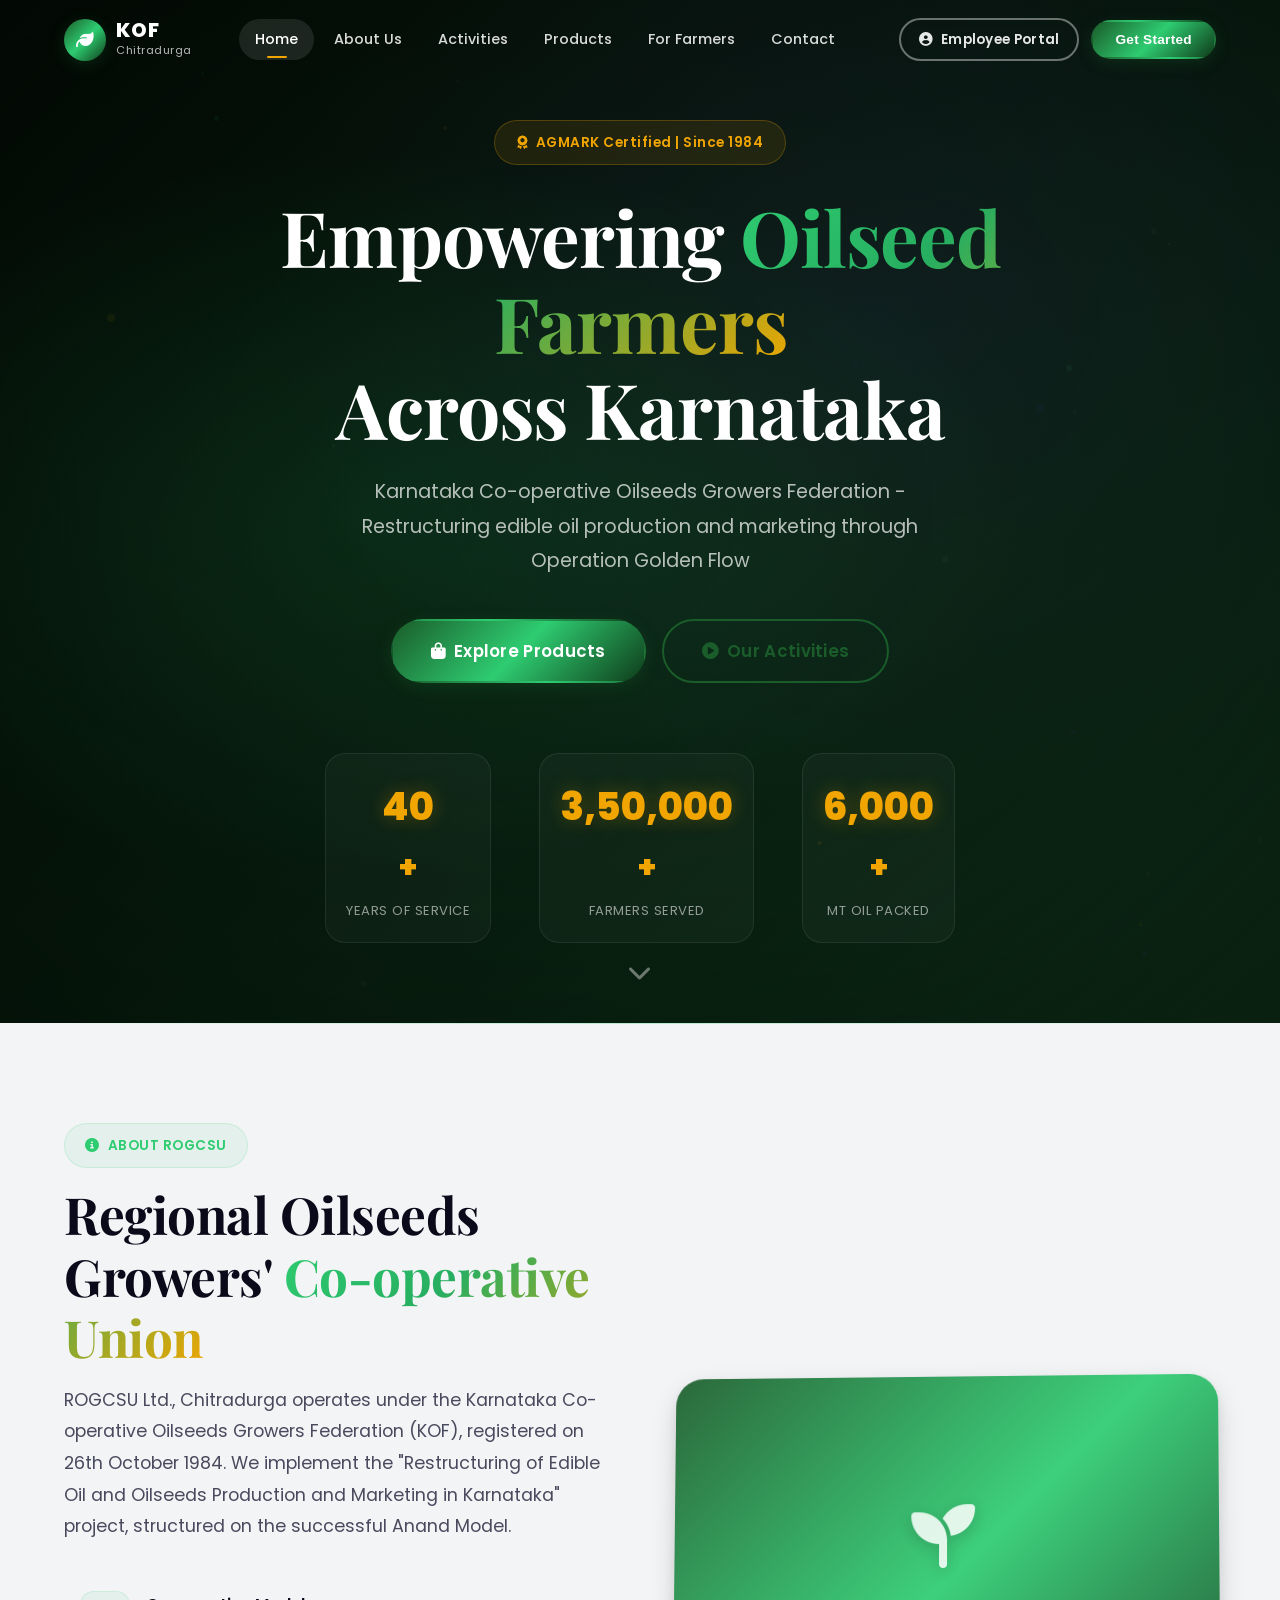
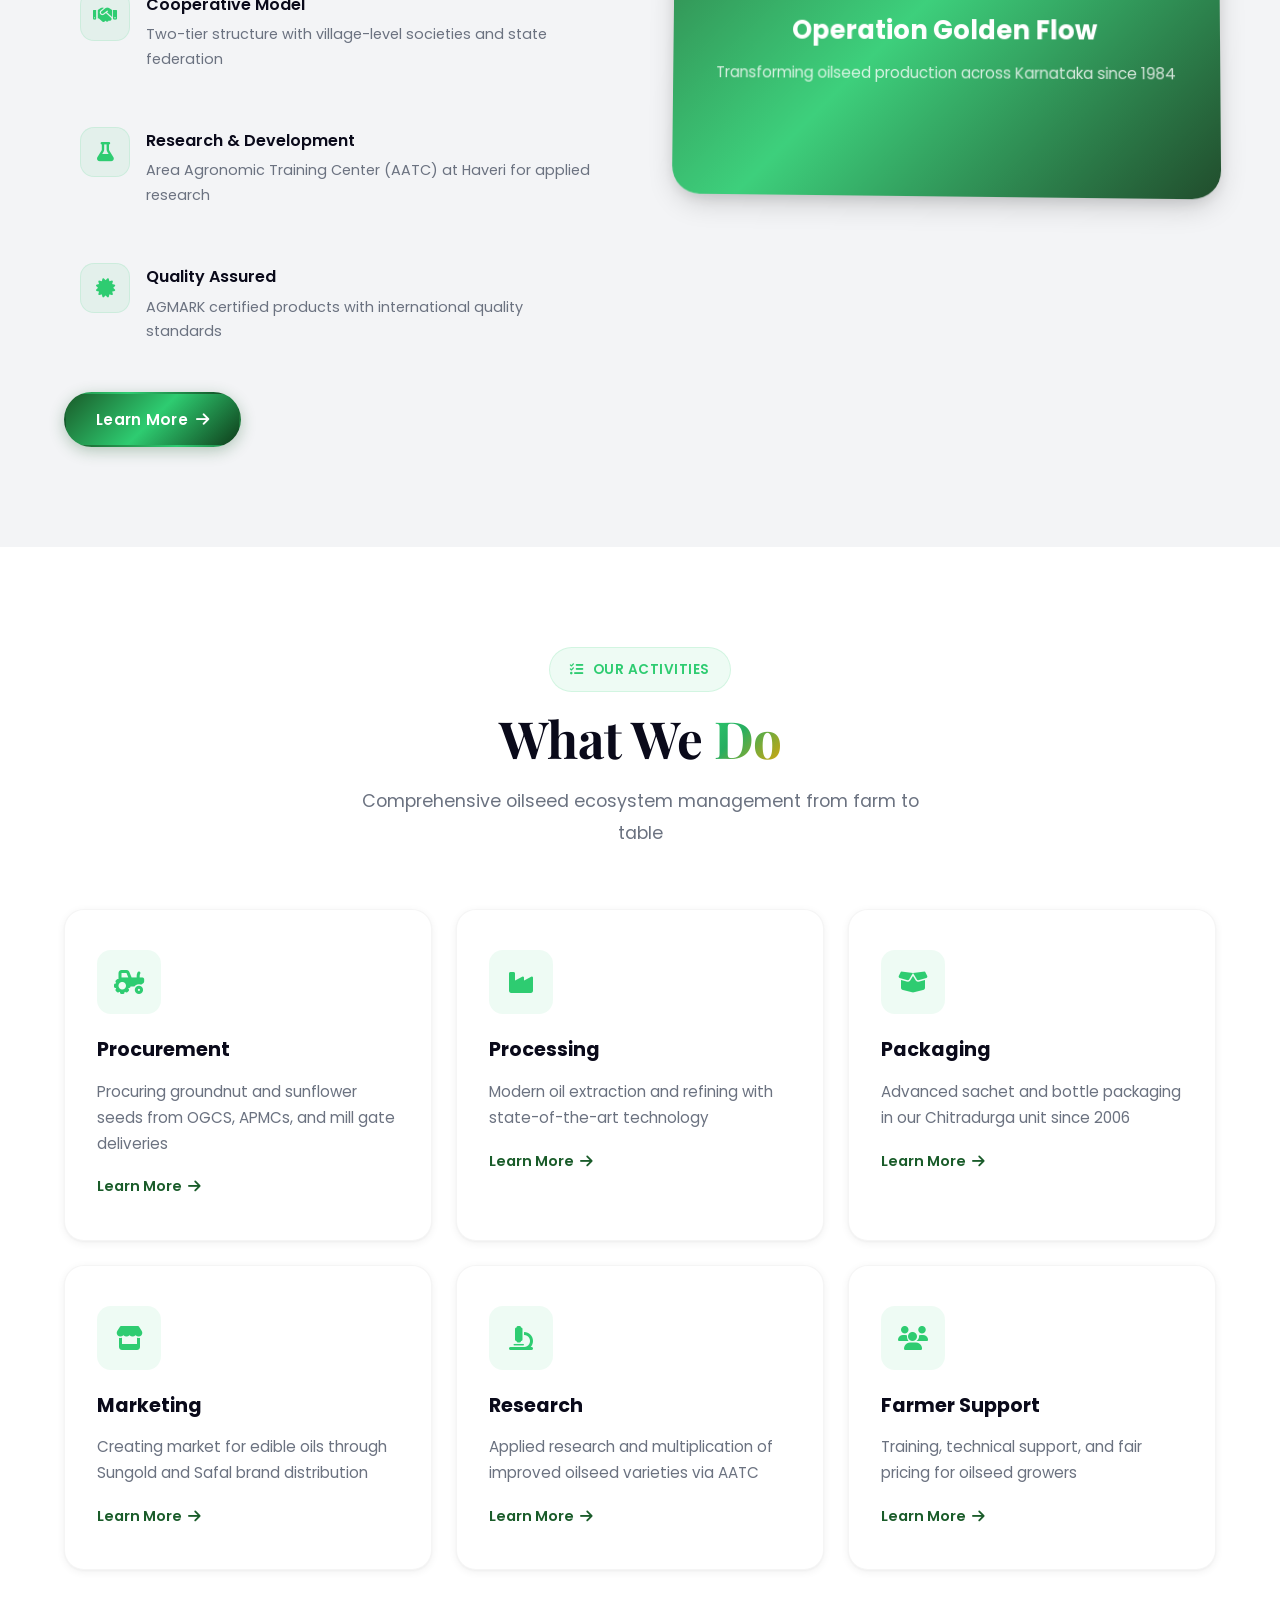
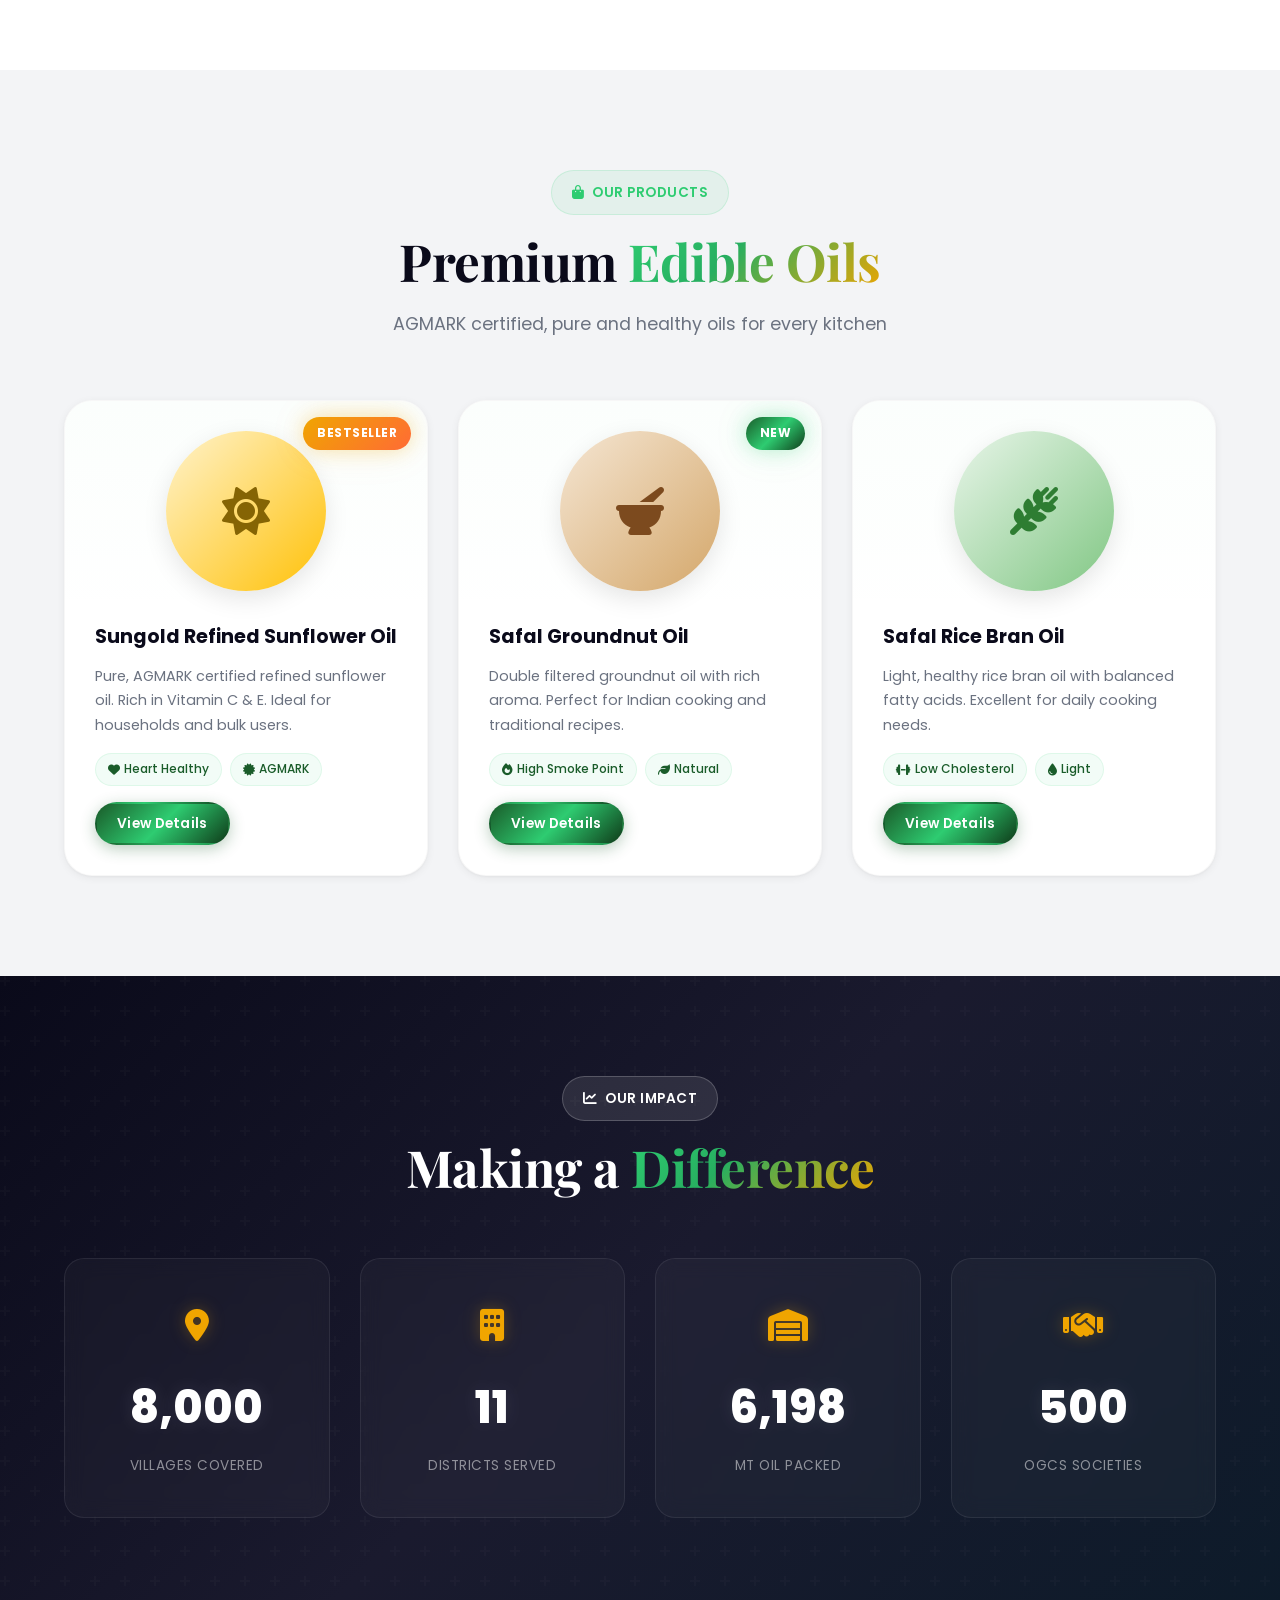
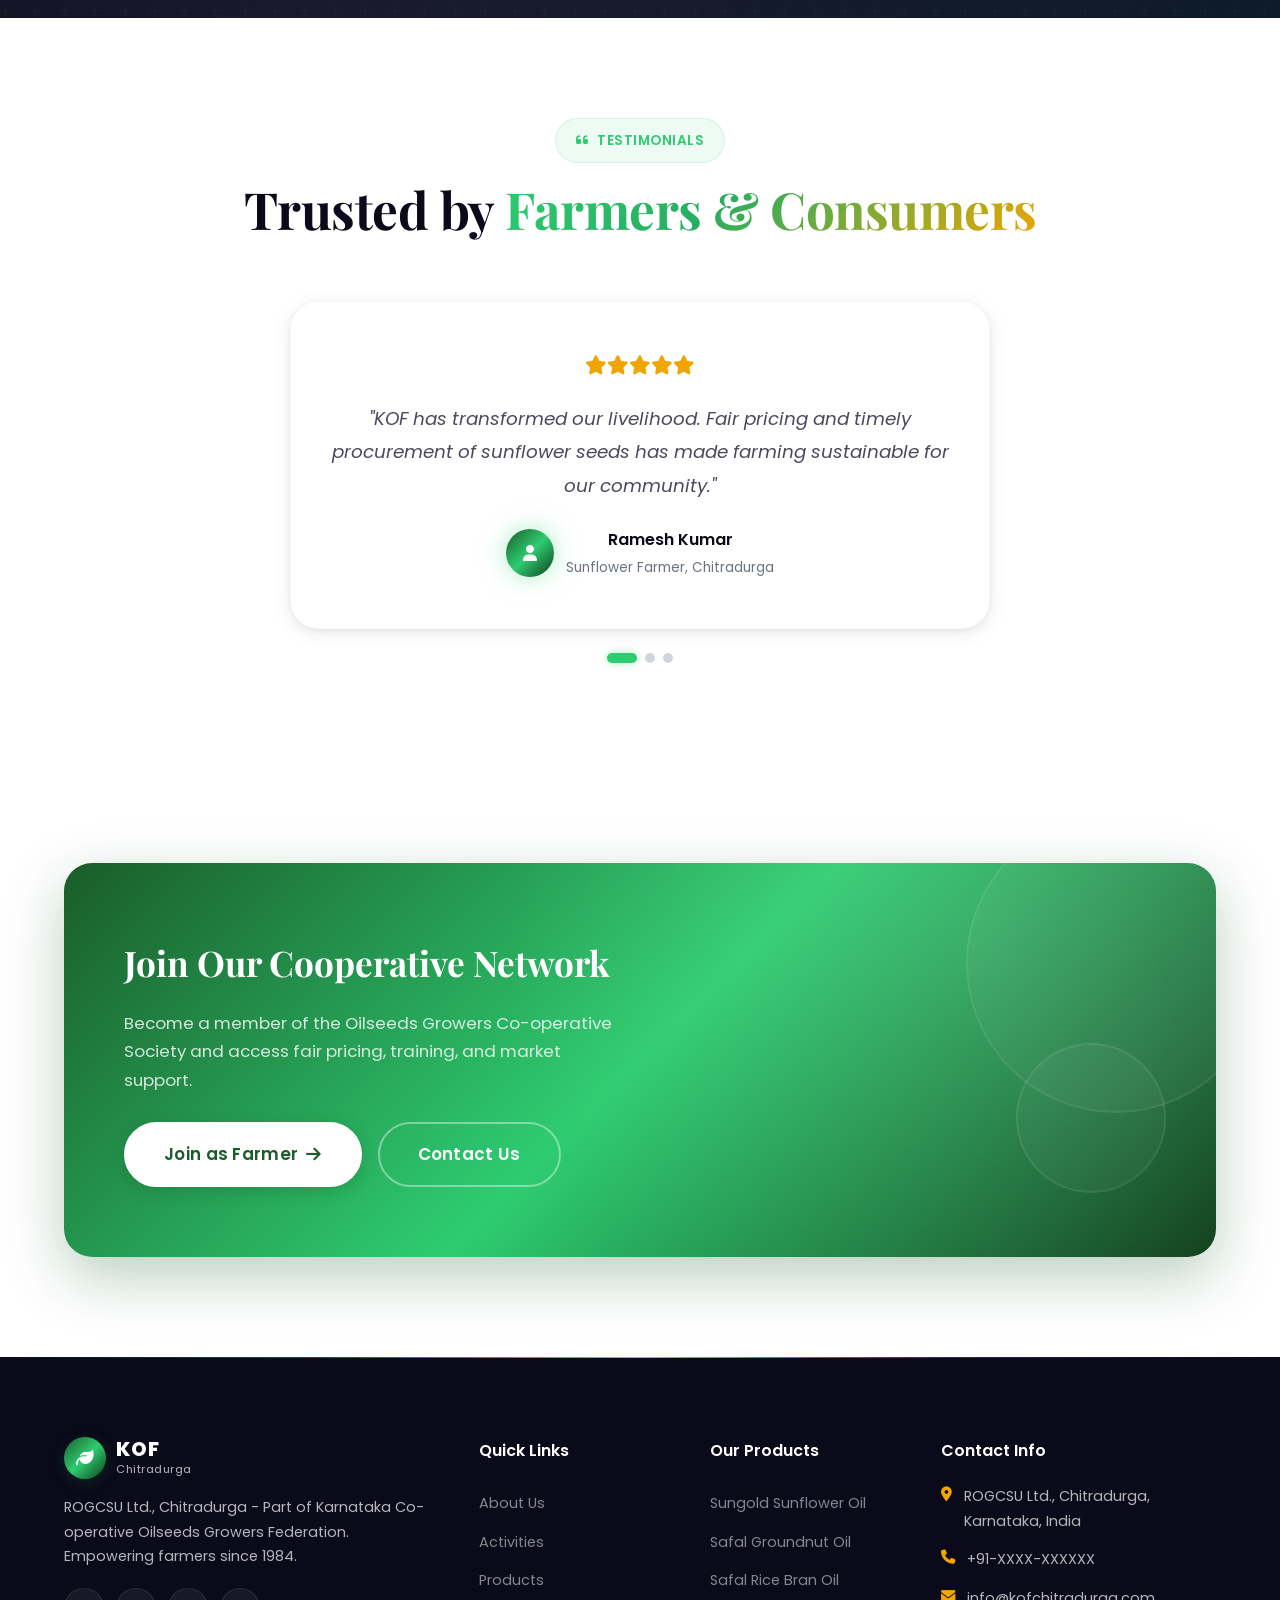
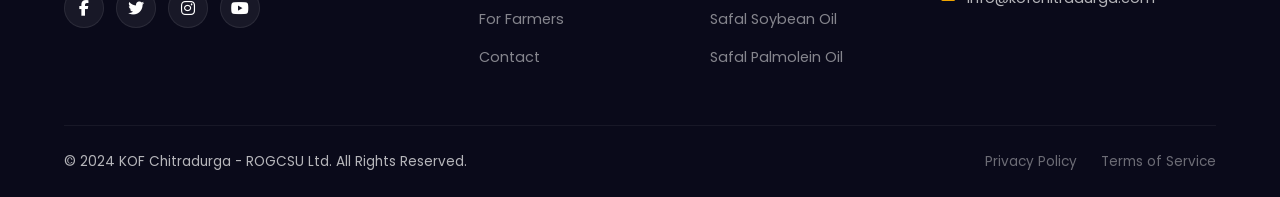
<file: index.html>
<!DOCTYPE html>
<html lang="en">
<head>
    <meta charset="UTF-8">
    <meta name="viewport" content="width=device-width, initial-scale=1.0">
    <title>KOF Chitradurga | Karnataka Co-operative Oilseeds Growers Federation</title>
    <link rel="preconnect" href="https://fonts.googleapis.com">
    <link rel="preconnect" href="https://fonts.gstatic.com" crossorigin>
    <link href="https://fonts.googleapis.com/css2?family=Poppins:wght@300;400;500;600;700;800&family=Playfair+Display:wght@400;700&display=swap" rel="stylesheet">
    <link rel="stylesheet" href="https://cdnjs.cloudflare.com/ajax/libs/font-awesome/6.5.0/css/all.min.css">
    <link rel="stylesheet" href="css/style.css">
    <link rel="stylesheet" href="css/animations.css">
</head>
<body>
    <!-- Preloader -->
    <div id="preloader">
        <div class="loader">
            <div class="loader-icon">
                <i class="fas fa-seedling"></i>
            </div>
            <p>Loading KOF Chitradurga...</p>
        </div>
    </div>

    <!-- Navigation -->
    <header id="navbar" class="navbar">
        <div class="nav-container">
            <a href="index.html" class="logo">
                <div class="logo-icon"><i class="fas fa-leaf"></i></div>
                <div class="logo-text">
                    <span class="logo-main">KOF</span>
                    <span class="logo-sub">Chitradurga</span>
                </div>
            </a>
            <nav class="nav-menu" id="navMenu">
                <a href="index.html" class="nav-link active">Home</a>
                <a href="about.html" class="nav-link">About Us</a>
                <a href="activities.html" class="nav-link">Activities</a>
                <a href="products.html" class="nav-link">Products</a>
                <a href="farmers.html" class="nav-link">For Farmers</a>
                <a href="contact.html" class="nav-link">Contact</a>
            </nav>
            <div class="nav-actions">
                <a href="dashboard.html" class="btn btn-outline nav-portal"><i class="fas fa-user-circle"></i> Employee Portal</a>
                <button class="btn btn-primary nav-cta">Get Started</button>
                <button class="menu-toggle" id="menuToggle" aria-label="Toggle menu">
                    <span></span><span></span><span></span>
                </button>
            </div>
        </div>
    </header>

    <!-- Hero Section -->
    <section class="hero" id="hero">
        <div class="hero-bg">
            <div class="hero-particles" id="particles"></div>
            <div class="hero-gradient"></div>
        </div>
        <div class="hero-content">
            <div class="hero-badge animate-fade-up">
                <i class="fas fa-award"></i>
                <span>AGMARK Certified | Since 1984</span>
            </div>
            <h1 class="hero-title animate-fade-up delay-1">
                Empowering <span class="text-gradient">Oilseed Farmers</span><br>
                Across Karnataka
            </h1>
            <p class="hero-subtitle animate-fade-up delay-2">
                Karnataka Co-operative Oilseeds Growers Federation - Restructuring edible oil production 
                and marketing through Operation Golden Flow
            </p>
            <div class="hero-ctas animate-fade-up delay-3">
                <a href="products.html" class="btn btn-primary btn-lg">
                    <i class="fas fa-shopping-bag"></i> Explore Products
                </a>
                <a href="activities.html" class="btn btn-outline btn-lg">
                    <i class="fas fa-play-circle"></i> Our Activities
                </a>
            </div>
            <div class="hero-stats animate-fade-up delay-4">
                <div class="stat-item">
                    <span class="stat-number" data-count="40">0</span><span class="stat-suffix">+</span>
                    <span class="stat-label">Years of Service</span>
                </div>
                <div class="stat-item">
                    <span class="stat-number" data-count="350000">0</span><span class="stat-suffix">+</span>
                    <span class="stat-label">Farmers Served</span>
                </div>
                <div class="stat-item">
                    <span class="stat-number" data-count="6000">0</span><span class="stat-suffix">+</span>
                    <span class="stat-label">MT Oil Packed</span>
                </div>
            </div>
        </div>
        <div class="hero-scroll">
            <a href="#about-preview"><i class="fas fa-chevron-down"></i></a>
        </div>
    </section>

    <!-- About Preview -->
    <section class="section about-preview" id="about-preview">
        <div class="container">
            <div class="section-grid two-col">
                <div class="about-content scroll-reveal">
                    <span class="section-tag"><i class="fas fa-info-circle"></i> About ROGCSU</span>
                    <h2 class="section-title">Regional Oilseeds Growers' <span class="text-gradient">Co-operative Union</span></h2>
                    <p class="section-desc">
                        ROGCSU Ltd., Chitradurga operates under the Karnataka Co-operative Oilseeds Growers Federation (KOF), 
                        registered on 26th October 1984. We implement the "Restructuring of Edible Oil and Oilseeds 
                        Production and Marketing in Karnataka" project, structured on the successful Anand Model.
                    </p>
                    <div class="about-features">
                        <div class="feature-item">
                            <div class="feature-icon"><i class="fas fa-handshake"></i></div>
                            <div>
                                <h4>Cooperative Model</h4>
                                <p>Two-tier structure with village-level societies and state federation</p>
                            </div>
                        </div>
                        <div class="feature-item">
                            <div class="feature-icon"><i class="fas fa-flask"></i></div>
                            <div>
                                <h4>Research & Development</h4>
                                <p>Area Agronomic Training Center (AATC) at Haveri for applied research</p>
                            </div>
                        </div>
                        <div class="feature-item">
                            <div class="feature-icon"><i class="fas fa-certificate"></i></div>
                            <div>
                                <h4>Quality Assured</h4>
                                <p>AGMARK certified products with international quality standards</p>
                            </div>
                        </div>
                    </div>
                    <a href="about.html" class="btn btn-primary">Learn More <i class="fas fa-arrow-right"></i></a>
                </div>
                <div class="about-visual scroll-reveal">
                    <div class="visual-card">
                        <div class="visual-bg"></div>
                        <div class="visual-content">
                            <div class="visual-icon"><i class="fas fa-seedling"></i></div>
                            <h3>Operation Golden Flow</h3>
                            <p>Transforming oilseed production across Karnataka since 1984</p>
                        </div>
                    </div>
                </div>
            </div>
        </div>
    </section>

    <!-- Activities Overview -->
    <section class="section activities-section">
        <div class="container">
            <div class="section-header text-center scroll-reveal">
                <span class="section-tag"><i class="fas fa-tasks"></i> Our Activities</span>
                <h2 class="section-title">What We <span class="text-gradient">Do</span></h2>
                <p class="section-desc">Comprehensive oilseed ecosystem management from farm to table</p>
            </div>
            <div class="activities-grid">
                <div class="activity-card scroll-reveal" data-delay="0">
                    <div class="activity-icon">
                        <i class="fas fa-tractor"></i>
                    </div>
                    <h3>Procurement</h3>
                    <p>Procuring groundnut and sunflower seeds from OGCS, APMCs, and mill gate deliveries</p>
                    <div class="activity-hover">
                        <a href="activities.html#procurement">Learn More <i class="fas fa-arrow-right"></i></a>
                    </div>
                </div>
                <div class="activity-card scroll-reveal" data-delay="100">
                    <div class="activity-icon">
                        <i class="fas fa-industry"></i>
                    </div>
                    <h3>Processing</h3>
                    <p>Modern oil extraction and refining with state-of-the-art technology</p>
                    <div class="activity-hover">
                        <a href="activities.html#processing">Learn More <i class="fas fa-arrow-right"></i></a>
                    </div>
                </div>
                <div class="activity-card scroll-reveal" data-delay="200">
                    <div class="activity-icon">
                        <i class="fas fa-box-open"></i>
                    </div>
                    <h3>Packaging</h3>
                    <p>Advanced sachet and bottle packaging in our Chitradurga unit since 2006</p>
                    <div class="activity-hover">
                        <a href="activities.html#packaging">Learn More <i class="fas fa-arrow-right"></i></a>
                    </div>
                </div>
                <div class="activity-card scroll-reveal" data-delay="300">
                    <div class="activity-icon">
                        <i class="fas fa-store"></i>
                    </div>
                    <h3>Marketing</h3>
                    <p>Creating market for edible oils through Sungold and Safal brand distribution</p>
                    <div class="activity-hover">
                        <a href="activities.html#marketing">Learn More <i class="fas fa-arrow-right"></i></a>
                    </div>
                </div>
                <div class="activity-card scroll-reveal" data-delay="400">
                    <div class="activity-icon">
                        <i class="fas fa-microscope"></i>
                    </div>
                    <h3>Research</h3>
                    <p>Applied research and multiplication of improved oilseed varieties via AATC</p>
                    <div class="activity-hover">
                        <a href="activities.html#research">Learn More <i class="fas fa-arrow-right"></i></a>
                    </div>
                </div>
                <div class="activity-card scroll-reveal" data-delay="500">
                    <div class="activity-icon">
                        <i class="fas fa-users"></i>
                    </div>
                    <h3>Farmer Support</h3>
                    <p>Training, technical support, and fair pricing for oilseed growers</p>
                    <div class="activity-hover">
                        <a href="activities.html#support">Learn More <i class="fas fa-arrow-right"></i></a>
                    </div>
                </div>
            </div>
        </div>
    </section>

    <!-- Products Showcase -->
    <section class="section products-showcase">
        <div class="container">
            <div class="section-header text-center scroll-reveal">
                <span class="section-tag"><i class="fas fa-shopping-bag"></i> Our Products</span>
                <h2 class="section-title">Premium <span class="text-gradient">Edible Oils</span></h2>
                <p class="section-desc">AGMARK certified, pure and healthy oils for every kitchen</p>
            </div>
            <div class="products-carousel">
                <div class="product-card scroll-reveal">
                    <div class="product-badge">Bestseller</div>
                    <div class="product-image">
                        <div class="product-placeholder">
                            <i class="fas fa-sun"></i>
                        </div>
                    </div>
                    <div class="product-info">
                        <h3>Sungold Refined Sunflower Oil</h3>
                        <p>Pure, AGMARK certified refined sunflower oil. Rich in Vitamin C & E. Ideal for households and bulk users.</p>
                        <div class="product-tags">
                            <span><i class="fas fa-heart"></i> Heart Healthy</span>
                            <span><i class="fas fa-certificate"></i> AGMARK</span>
                        </div>
                        <a href="products.html" class="btn btn-sm btn-primary">View Details</a>
                    </div>
                </div>
                <div class="product-card scroll-reveal" data-delay="100">
                    <div class="product-badge new">New</div>
                    <div class="product-image">
                        <div class="product-placeholder groundnut">
                            <i class="fas fa-mortar-pestle"></i>
                        </div>
                    </div>
                    <div class="product-info">
                        <h3>Safal Groundnut Oil</h3>
                        <p>Double filtered groundnut oil with rich aroma. Perfect for Indian cooking and traditional recipes.</p>
                        <div class="product-tags">
                            <span><i class="fas fa-fire"></i> High Smoke Point</span>
                            <span><i class="fas fa-leaf"></i> Natural</span>
                        </div>
                        <a href="products.html" class="btn btn-sm btn-primary">View Details</a>
                    </div>
                </div>
                <div class="product-card scroll-reveal" data-delay="200">
                    <div class="product-image">
                        <div class="product-placeholder rice">
                            <i class="fas fa-wheat-awn"></i>
                        </div>
                    </div>
                    <div class="product-info">
                        <h3>Safal Rice Bran Oil</h3>
                        <p>Light, healthy rice bran oil with balanced fatty acids. Excellent for daily cooking needs.</p>
                        <div class="product-tags">
                            <span><i class="fas fa-dumbbell"></i> Low Cholesterol</span>
                            <span><i class="fas fa-droplet"></i> Light</span>
                        </div>
                        <a href="products.html" class="btn btn-sm btn-primary">View Details</a>
                    </div>
                </div>
            </div>
        </div>
    </section>

    <!-- Impact Numbers -->
    <section class="section impact-section">
        <div class="impact-bg"></div>
        <div class="container">
            <div class="section-header text-center scroll-reveal">
                <span class="section-tag light"><i class="fas fa-chart-line"></i> Our Impact</span>
                <h2 class="section-title light">Making a <span class="text-gradient">Difference</span></h2>
            </div>
            <div class="impact-grid">
                <div class="impact-card scroll-reveal">
                    <div class="impact-icon"><i class="fas fa-map-marker-alt"></i></div>
                    <div class="impact-number" data-count="8000">0</div>
                    <div class="impact-label">Villages Covered</div>
                </div>
                <div class="impact-card scroll-reveal" data-delay="100">
                    <div class="impact-icon"><i class="fas fa-building"></i></div>
                    <div class="impact-number" data-count="11">0</div>
                    <div class="impact-label">Districts Served</div>
                </div>
                <div class="impact-card scroll-reveal" data-delay="200">
                    <div class="impact-icon"><i class="fas fa-warehouse"></i></div>
                    <div class="impact-number" data-count="6198">0</div>
                    <div class="impact-label">MT Oil Packed</div>
                </div>
                <div class="impact-card scroll-reveal" data-delay="300">
                    <div class="impact-icon"><i class="fas fa-handshake"></i></div>
                    <div class="impact-number" data-count="500">0</div>
                    <div class="impact-label">OGCS Societies</div>
                </div>
            </div>
        </div>
    </section>

    <!-- Testimonials -->
    <section class="section testimonials-section">
        <div class="container">
            <div class="section-header text-center scroll-reveal">
                <span class="section-tag"><i class="fas fa-quote-left"></i> Testimonials</span>
                <h2 class="section-title">Trusted by <span class="text-gradient">Farmers & Consumers</span></h2>
            </div>
            <div class="testimonials-slider" id="testimonialSlider">
                <div class="testimonial-card active">
                    <div class="testimonial-stars">
                        <i class="fas fa-star"></i><i class="fas fa-star"></i><i class="fas fa-star"></i><i class="fas fa-star"></i><i class="fas fa-star"></i>
                    </div>
                    <p>"KOF has transformed our livelihood. Fair pricing and timely procurement of sunflower seeds has made farming sustainable for our community."</p>
                    <div class="testimonial-author">
                        <div class="author-avatar"><i class="fas fa-user"></i></div>
                        <div>
                            <h4>Ramesh Kumar</h4>
                            <span>Sunflower Farmer, Chitradurga</span>
                        </div>
                    </div>
                </div>
                <div class="testimonial-card">
                    <div class="testimonial-stars">
                        <i class="fas fa-star"></i><i class="fas fa-star"></i><i class="fas fa-star"></i><i class="fas fa-star"></i><i class="fas fa-star"></i>
                    </div>
                    <p>"Sungold oil is the purest sunflower oil available. My family has been using it for years. The AGMARK certification gives us confidence in quality."</p>
                    <div class="testimonial-author">
                        <div class="author-avatar"><i class="fas fa-user"></i></div>
                        <div>
                            <h4>Lakshmi Devi</h4>
                            <span>Consumer, Bangalore</span>
                        </div>
                    </div>
                </div>
                <div class="testimonial-card">
                    <div class="testimonial-stars">
                        <i class="fas fa-star"></i><i class="fas fa-star"></i><i class="fas fa-star"></i><i class="fas fa-star"></i><i class="fas fa-star"></i>
                    </div>
                    <p>"The cooperative model ensures that benefits reach directly to the farmers. KOF's training programs have improved our yield significantly."</p>
                    <div class="testimonial-author">
                        <div class="author-avatar"><i class="fas fa-user"></i></div>
                        <div>
                            <h4>Basavaraj M.</h4>
                            <span>Groundnut Farmer, Haveri</span>
                        </div>
                    </div>
                </div>
            </div>
            <div class="testimonial-dots" id="testimonialDots"></div>
        </div>
    </section>

    <!-- CTA Section -->
    <section class="section cta-section">
        <div class="container">
            <div class="cta-card scroll-reveal">
                <div class="cta-content">
                    <h2>Join Our Cooperative Network</h2>
                    <p>Become a member of the Oilseeds Growers Co-operative Society and access fair pricing, training, and market support.</p>
                    <div class="cta-buttons">
                        <a href="farmers.html" class="btn btn-primary btn-lg">Join as Farmer <i class="fas fa-arrow-right"></i></a>
                        <a href="contact.html" class="btn btn-outline btn-lg light">Contact Us</a>
                    </div>
                </div>
                <div class="cta-decoration">
                    <div class="cta-circle"></div>
                    <div class="cta-circle small"></div>
                </div>
            </div>
        </div>
    </section>

    <!-- Footer -->
    <footer class="footer">
        <div class="container">
            <div class="footer-grid">
                <div class="footer-brand">
                    <div class="footer-logo">
                        <div class="logo-icon"><i class="fas fa-leaf"></i></div>
                        <div class="logo-text">
                            <span class="logo-main">KOF</span>
                            <span class="logo-sub">Chitradurga</span>
                        </div>
                    </div>
                    <p>ROGCSU Ltd., Chitradurga - Part of Karnataka Co-operative Oilseeds Growers Federation. Empowering farmers since 1984.</p>
                    <div class="social-links">
                        <a href="#"><i class="fab fa-facebook-f"></i></a>
                        <a href="#"><i class="fab fa-twitter"></i></a>
                        <a href="#"><i class="fab fa-instagram"></i></a>
                        <a href="#"><i class="fab fa-youtube"></i></a>
                    </div>
                </div>
                <div class="footer-links">
                    <h4>Quick Links</h4>
                    <a href="about.html">About Us</a>
                    <a href="activities.html">Activities</a>
                    <a href="products.html">Products</a>
                    <a href="farmers.html">For Farmers</a>
                    <a href="contact.html">Contact</a>
                </div>
                <div class="footer-links">
                    <h4>Our Products</h4>
                    <a href="products.html">Sungold Sunflower Oil</a>
                    <a href="products.html">Safal Groundnut Oil</a>
                    <a href="products.html">Safal Rice Bran Oil</a>
                    <a href="products.html">Safal Soybean Oil</a>
                    <a href="products.html">Safal Palmolein Oil</a>
                </div>
                <div class="footer-contact">
                    <h4>Contact Info</h4>
                    <div class="contact-item">
                        <i class="fas fa-map-marker-alt"></i>
                        <span>ROGCSU Ltd., Chitradurga, Karnataka, India</span>
                    </div>
                    <div class="contact-item">
                        <i class="fas fa-phone"></i>
                        <span>+91-XXXX-XXXXXX</span>
                    </div>
                    <div class="contact-item">
                        <i class="fas fa-envelope"></i>
                        <span>info@kofchitradurga.com</span>
                    </div>
                </div>
            </div>
            <div class="footer-bottom">
                <p>&copy; 2024 KOF Chitradurga - ROGCSU Ltd. All Rights Reserved.</p>
                <div class="footer-bottom-links">
                    <a href="#">Privacy Policy</a>
                    <a href="#">Terms of Service</a>
                </div>
            </div>
        </div>
    </footer>

    <!-- Back to Top -->
    <button class="back-to-top" id="backToTop" aria-label="Back to top">
        <i class="fas fa-arrow-up"></i>
    </button>

    <!-- WhatsApp Float -->
    <a href="https://wa.me/916366975382" target="_blank" class="whatsapp-float" aria-label="Chat on WhatsApp">
        <i class="fab fa-whatsapp"></i>
        <span class="whatsapp-tooltip">Chat with us!</span>
    </a>

    <!-- Social Media Bar -->
    <div class="social-float-bar">
        <a href="https://www.facebook.com/kofchitradurga" target="_blank" class="social-float-item fb"><i class="fab fa-facebook-f"></i></a>
        <a href="https://www.instagram.com/kofchitradurga" target="_blank" class="social-float-item ig"><i class="fab fa-instagram"></i></a>
        <a href="https://www.youtube.com/@kofchitradurga" target="_blank" class="social-float-item yt"><i class="fab fa-youtube"></i></a>
    </div>

    <script src="js/main.js"></script>
</body>
</html>
</file>
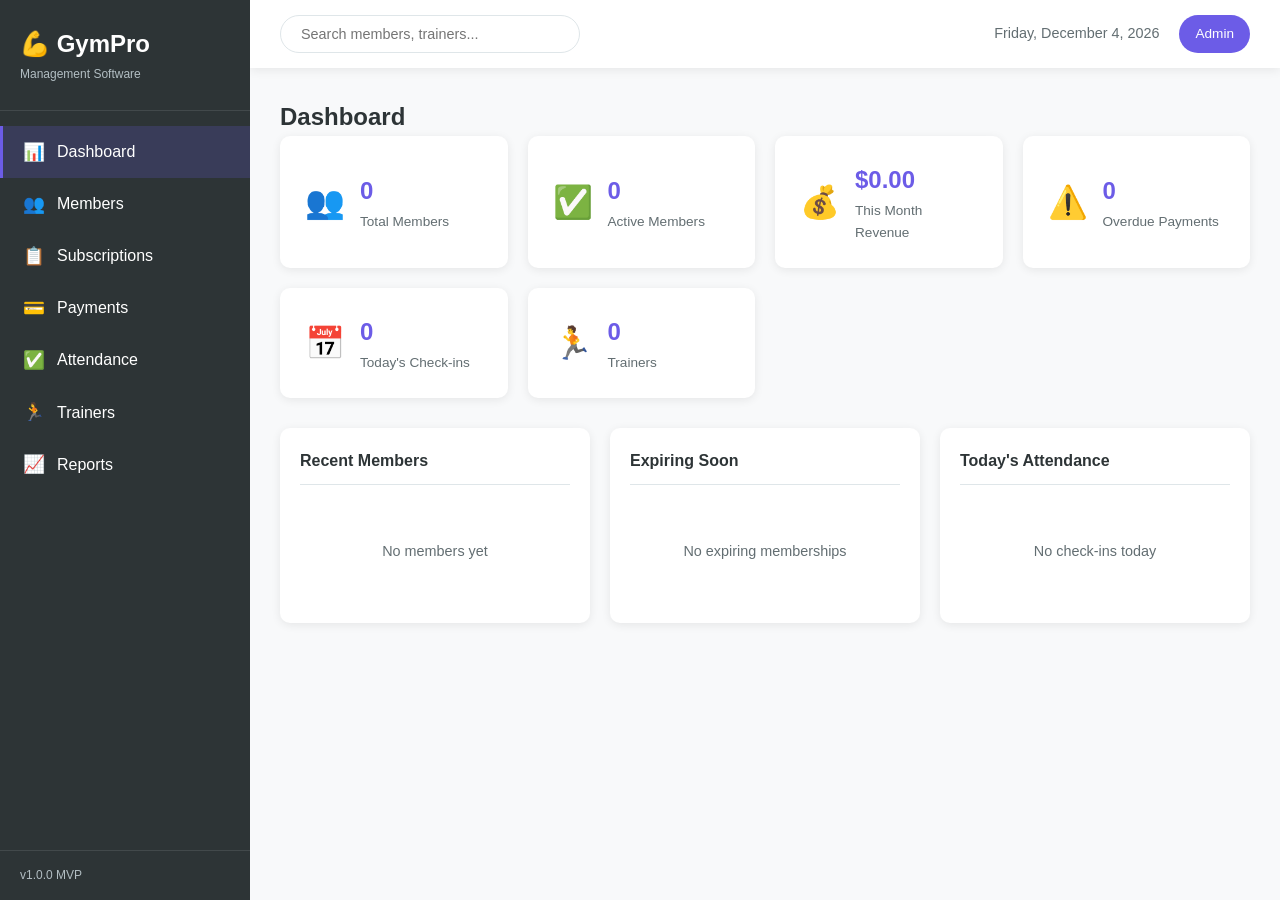
<file: gym-management/index.html>
<!DOCTYPE html>
<html lang="en">
<head>
    <meta charset="UTF-8">
    <meta name="viewport" content="width=device-width, initial-scale=1.0">
    <title>GymPro - Gym Management Software</title>
    <link rel="stylesheet" href="styles.css">
</head>
<body>
    <div class="app-container">
        <!-- Sidebar Navigation -->
        <nav class="sidebar">
            <div class="sidebar-header">
                <h1>💪 GymPro</h1>
                <p class="tagline">Management Software</p>
            </div>
            <ul class="nav-menu">
                <li class="nav-item active" data-page="dashboard">
                    <span class="nav-icon">📊</span>
                    <span>Dashboard</span>
                </li>
                <li class="nav-item" data-page="members">
                    <span class="nav-icon">👥</span>
                    <span>Members</span>
                </li>
                <li class="nav-item" data-page="subscriptions">
                    <span class="nav-icon">📋</span>
                    <span>Subscriptions</span>
                </li>
                <li class="nav-item" data-page="payments">
                    <span class="nav-icon">💳</span>
                    <span>Payments</span>
                </li>
                <li class="nav-item" data-page="attendance">
                    <span class="nav-icon">✅</span>
                    <span>Attendance</span>
                </li>
                <li class="nav-item" data-page="trainers">
                    <span class="nav-icon">🏃</span>
                    <span>Trainers</span>
                </li>
                <li class="nav-item" data-page="reports">
                    <span class="nav-icon">📈</span>
                    <span>Reports</span>
                </li>
            </ul>
            <div class="sidebar-footer">
                <p>v1.0.0 MVP</p>
            </div>
        </nav>

        <!-- Main Content -->
        <main class="main-content">
            <!-- Top Bar -->
            <header class="top-bar">
                <div class="search-box">
                    <input type="text" id="globalSearch" placeholder="Search members, trainers...">
                </div>
                <div class="top-bar-right">
                    <span class="today-date" id="todayDate"></span>
                    <div class="admin-profile">
                        <span>Admin</span>
                    </div>
                </div>
            </header>

            <!-- Page Content -->
            <div class="page-content" id="pageContent">
                <!-- Dashboard Page (Default) -->
                <div class="page active" id="page-dashboard">
                    <h2>Dashboard</h2>
                    <div class="stats-grid">
                        <div class="stat-card">
                            <div class="stat-icon">👥</div>
                            <div class="stat-info">
                                <h3 id="totalMembers">0</h3>
                                <p>Total Members</p>
                            </div>
                        </div>
                        <div class="stat-card">
                            <div class="stat-icon">✅</div>
                            <div class="stat-info">
                                <h3 id="activeMembers">0</h3>
                                <p>Active Members</p>
                            </div>
                        </div>
                        <div class="stat-card">
                            <div class="stat-icon">💰</div>
                            <div class="stat-info">
                                <h3 id="monthRevenue">$0</h3>
                                <p>This Month Revenue</p>
                            </div>
                        </div>
                        <div class="stat-card">
                            <div class="stat-icon">⚠️</div>
                            <div class="stat-info">
                                <h3 id="overduePayments">0</h3>
                                <p>Overdue Payments</p>
                            </div>
                        </div>
                        <div class="stat-card">
                            <div class="stat-icon">📅</div>
                            <div class="stat-info">
                                <h3 id="todayCheckins">0</h3>
                                <p>Today's Check-ins</p>
                            </div>
                        </div>
                        <div class="stat-card">
                            <div class="stat-icon">🏃</div>
                            <div class="stat-info">
                                <h3 id="totalTrainers">0</h3>
                                <p>Trainers</p>
                            </div>
                        </div>
                    </div>

                    <div class="dashboard-grid">
                        <div class="dashboard-card">
                            <h3>Recent Members</h3>
                            <div id="recentMembers" class="list-container"></div>
                        </div>
                        <div class="dashboard-card">
                            <h3>Expiring Soon</h3>
                            <div id="expiringSoon" class="list-container"></div>
                        </div>
                        <div class="dashboard-card">
                            <h3>Today's Attendance</h3>
                            <div id="todayAttendance" class="list-container"></div>
                        </div>
                    </div>
                </div>

                <!-- Members Page -->
                <div class="page" id="page-members">
                    <div class="page-header">
                        <h2>Members</h2>
                        <button class="btn btn-primary" onclick="openMemberModal()">+ Add Member</button>
                    </div>
                    <div class="filter-bar">
                        <input type="text" id="memberSearch" placeholder="Search members..." oninput="filterMembers()">
                        <select id="memberFilter" onchange="filterMembers()">
                            <option value="all">All Members</option>
                            <option value="active">Active</option>
                            <option value="expired">Expired</option>
                            <option value="pending">Pending</option>
                        </select>
                    </div>
                    <div class="table-container">
                        <table class="data-table">
                            <thead>
                                <tr>
                                    <th>Name</th>
                                    <th>Email</th>
                                    <th>Phone</th>
                                    <th>Plan</th>
                                    <th>Status</th>
                                    <th>Join Date</th>
                                    <th>Actions</th>
                                </tr>
                            </thead>
                            <tbody id="membersTableBody"></tbody>
                        </table>
                    </div>
                </div>

                <!-- Subscriptions Page -->
                <div class="page" id="page-subscriptions">
                    <div class="page-header">
                        <h2>Subscription Plans</h2>
                        <button class="btn btn-primary" onclick="openPlanModal()">+ Add Plan</button>
                    </div>
                    <div class="plans-grid" id="plansGrid"></div>
                </div>

                <!-- Payments Page -->
                <div class="page" id="page-payments">
                    <div class="page-header">
                        <h2>Payments</h2>
                        <button class="btn btn-primary" onclick="openPaymentModal()">+ Record Payment</button>
                    </div>
                    <div class="filter-bar">
                        <input type="text" id="paymentSearch" placeholder="Search payments..." oninput="filterPayments()">
                        <select id="paymentFilter" onchange="filterPayments()">
                            <option value="all">All Payments</option>
                            <option value="paid">Paid</option>
                            <option value="overdue">Overdue</option>
                            <option value="pending">Pending</option>
                        </select>
                    </div>
                    <div class="table-container">
                        <table class="data-table">
                            <thead>
                                <tr>
                                    <th>Member</th>
                                    <th>Amount</th>
                                    <th>Plan</th>
                                    <th>Date</th>
                                    <th>Due Date</th>
                                    <th>Status</th>
                                    <th>Actions</th>
                                </tr>
                            </thead>
                            <tbody id="paymentsTableBody"></tbody>
                        </table>
                    </div>
                </div>

                <!-- Attendance Page -->
                <div class="page" id="page-attendance">
                    <div class="page-header">
                        <h2>Attendance</h2>
                        <button class="btn btn-primary" onclick="openCheckinModal()">+ Check In</button>
                    </div>
                    <div class="filter-bar">
                        <input type="date" id="attendanceDate" onchange="filterAttendance()">
                        <input type="text" id="attendanceSearch" placeholder="Search member..." oninput="filterAttendance()">
                    </div>
                    <div class="table-container">
                        <table class="data-table">
                            <thead>
                                <tr>
                                    <th>Member</th>
                                    <th>Check In</th>
                                    <th>Check Out</th>
                                    <th>Duration</th>
                                    <th>Actions</th>
                                </tr>
                            </thead>
                            <tbody id="attendanceTableBody"></tbody>
                        </table>
                    </div>
                </div>

                <!-- Trainers Page -->
                <div class="page" id="page-trainers">
                    <div class="page-header">
                        <h2>Trainers</h2>
                        <button class="btn btn-primary" onclick="openTrainerModal()">+ Add Trainer</button>
                    </div>
                    <div class="trainers-grid" id="trainersGrid"></div>
                </div>

                <!-- Reports Page -->
                <div class="page" id="page-reports">
                    <div class="page-header">
                        <h2>Reports & Analytics</h2>
                        <select id="reportPeriod" onchange="generateReports()">
                            <option value="week">This Week</option>
                            <option value="month" selected>This Month</option>
                            <option value="quarter">This Quarter</option>
                            <option value="year">This Year</option>
                        </select>
                    </div>
                    <div class="reports-grid">
                        <div class="report-card">
                            <h3>Revenue Summary</h3>
                            <div id="revenueReport" class="report-content"></div>
                        </div>
                        <div class="report-card">
                            <h3>Membership Overview</h3>
                            <div id="membershipReport" class="report-content"></div>
                        </div>
                        <div class="report-card">
                            <h3>Attendance Stats</h3>
                            <div id="attendanceReport" class="report-content"></div>
                        </div>
                        <div class="report-card">
                            <h3>Top Trainers</h3>
                            <div id="trainerReport" class="report-content"></div>
                        </div>
                    </div>
                </div>
            </div>
        </main>
    </div>

    <!-- Modals -->
    <!-- Member Modal -->
    <div class="modal" id="memberModal">
        <div class="modal-content">
            <div class="modal-header">
                <h3 id="memberModalTitle">Add Member</h3>
                <button class="modal-close" onclick="closeModal('memberModal')">&times;</button>
            </div>
            <form id="memberForm" onsubmit="saveMember(event)">
                <input type="hidden" id="memberId">
                <div class="form-group">
                    <label>Full Name</label>
                    <input type="text" id="memberName" required>
                </div>
                <div class="form-group">
                    <label>Email</label>
                    <input type="email" id="memberEmail" required>
                </div>
                <div class="form-group">
                    <label>Phone</label>
                    <input type="tel" id="memberPhone" required>
                </div>
                <div class="form-group">
                    <label>Date of Birth</label>
                    <input type="date" id="memberDob">
                </div>
                <div class="form-group">
                    <label>Gender</label>
                    <select id="memberGender">
                        <option value="male">Male</option>
                        <option value="female">Female</option>
                        <option value="other">Other</option>
                    </select>
                </div>
                <div class="form-group">
                    <label>Subscription Plan</label>
                    <select id="memberPlan" required></select>
                </div>
                <div class="form-group">
                    <label>Assigned Trainer (Optional)</label>
                    <select id="memberTrainer">
                        <option value="">No Trainer</option>
                    </select>
                </div>
                <div class="form-group">
                    <label>Emergency Contact</label>
                    <input type="text" id="memberEmergency">
                </div>
                <div class="form-group">
                    <label>Notes</label>
                    <textarea id="memberNotes"></textarea>
                </div>
                <div class="form-actions">
                    <button type="button" class="btn btn-secondary" onclick="closeModal('memberModal')">Cancel</button>
                    <button type="submit" class="btn btn-primary">Save Member</button>
                </div>
            </form>
        </div>
    </div>

    <!-- Plan Modal -->
    <div class="modal" id="planModal">
        <div class="modal-content">
            <div class="modal-header">
                <h3 id="planModalTitle">Add Plan</h3>
                <button class="modal-close" onclick="closeModal('planModal')">&times;</button>
            </div>
            <form id="planForm" onsubmit="savePlan(event)">
                <input type="hidden" id="planId">
                <div class="form-group">
                    <label>Plan Name</label>
                    <input type="text" id="planName" required>
                </div>
                <div class="form-group">
                    <label>Duration (Days)</label>
                    <input type="number" id="planDuration" required min="1">
                </div>
                <div class="form-group">
                    <label>Price ($)</label>
                    <input type="number" id="planPrice" required min="0" step="0.01">
                </div>
                <div class="form-group">
                    <label>Features (one per line)</label>
                    <textarea id="planFeatures" placeholder="Access to gym floor&#10;Locker room access&#10;Free WiFi"></textarea>
                </div>
                <div class="form-actions">
                    <button type="button" class="btn btn-secondary" onclick="closeModal('planModal')">Cancel</button>
                    <button type="submit" class="btn btn-primary">Save Plan</button>
                </div>
            </form>
        </div>
    </div>

    <!-- Payment Modal -->
    <div class="modal" id="paymentModal">
        <div class="modal-content">
            <div class="modal-header">
                <h3>Record Payment</h3>
                <button class="modal-close" onclick="closeModal('paymentModal')">&times;</button>
            </div>
            <form id="paymentForm" onsubmit="savePayment(event)">
                <div class="form-group">
                    <label>Member</label>
                    <select id="paymentMember" required></select>
                </div>
                <div class="form-group">
                    <label>Amount ($)</label>
                    <input type="number" id="paymentAmount" required min="0" step="0.01">
                </div>
                <div class="form-group">
                    <label>Payment Date</label>
                    <input type="date" id="paymentDate" required>
                </div>
                <div class="form-group">
                    <label>Payment Method</label>
                    <select id="paymentMethod">
                        <option value="cash">Cash</option>
                        <option value="card">Card</option>
                        <option value="bank">Bank Transfer</option>
                        <option value="online">Online</option>
                    </select>
                </div>
                <div class="form-group">
                    <label>Notes</label>
                    <textarea id="paymentNotes"></textarea>
                </div>
                <div class="form-actions">
                    <button type="button" class="btn btn-secondary" onclick="closeModal('paymentModal')">Cancel</button>
                    <button type="submit" class="btn btn-primary">Save Payment</button>
                </div>
            </form>
        </div>
    </div>

    <!-- Check-in Modal -->
    <div class="modal" id="checkinModal">
        <div class="modal-content">
            <div class="modal-header">
                <h3>Member Check In</h3>
                <button class="modal-close" onclick="closeModal('checkinModal')">&times;</button>
            </div>
            <form id="checkinForm" onsubmit="saveCheckin(event)">
                <div class="form-group">
                    <label>Member</label>
                    <select id="checkinMember" required></select>
                </div>
                <div class="form-group">
                    <label>Check In Time</label>
                    <input type="datetime-local" id="checkinTime" required>
                </div>
                <div class="form-actions">
                    <button type="button" class="btn btn-secondary" onclick="closeModal('checkinModal')">Cancel</button>
                    <button type="submit" class="btn btn-primary">Check In</button>
                </div>
            </form>
        </div>
    </div>

    <!-- Trainer Modal -->
    <div class="modal" id="trainerModal">
        <div class="modal-content">
            <div class="modal-header">
                <h3 id="trainerModalTitle">Add Trainer</h3>
                <button class="modal-close" onclick="closeModal('trainerModal')">&times;</button>
            </div>
            <form id="trainerForm" onsubmit="saveTrainer(event)">
                <input type="hidden" id="trainerId">
                <div class="form-group">
                    <label>Full Name</label>
                    <input type="text" id="trainerName" required>
                </div>
                <div class="form-group">
                    <label>Email</label>
                    <input type="email" id="trainerEmail" required>
                </div>
                <div class="form-group">
                    <label>Phone</label>
                    <input type="tel" id="trainerPhone" required>
                </div>
                <div class="form-group">
                    <label>Specialization</label>
                    <select id="trainerSpecialization">
                        <option value="general">General Fitness</option>
                        <option value="strength">Strength Training</option>
                        <option value="cardio">Cardio</option>
                        <option value="yoga">Yoga</option>
                        <option value="crossfit">CrossFit</option>
                        <option value="boxing">Boxing</option>
                        <option value="nutrition">Nutrition</option>
                    </select>
                </div>
                <div class="form-group">
                    <label>Experience (Years)</label>
                    <input type="number" id="trainerExperience" min="0">
                </div>
                <div class="form-group">
                    <label>Hourly Rate ($)</label>
                    <input type="number" id="trainerRate" min="0" step="0.01">
                </div>
                <div class="form-actions">
                    <button type="button" class="btn btn-secondary" onclick="closeModal('trainerModal')">Cancel</button>
                    <button type="submit" class="btn btn-primary">Save Trainer</button>
                </div>
            </form>
        </div>
    </div>

    <script src="app.js"></script>
</body>
</html>
</file>
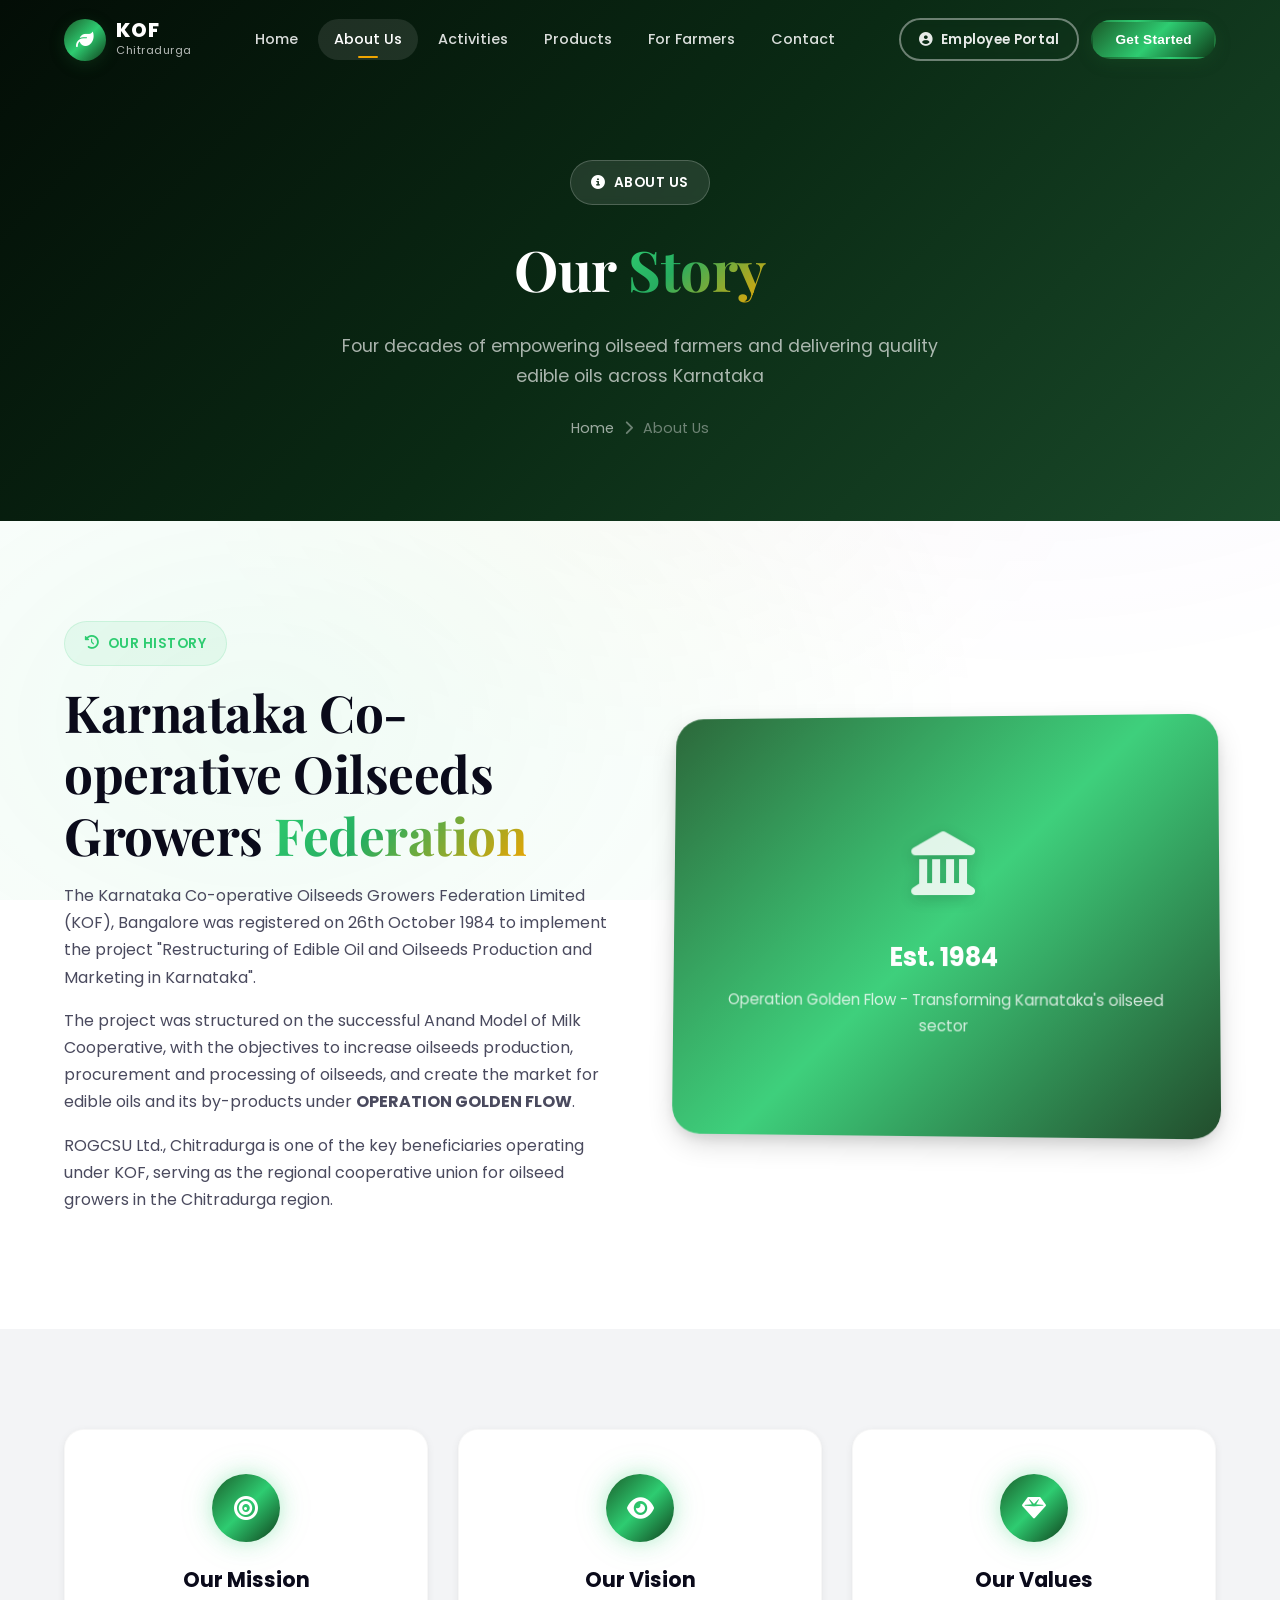
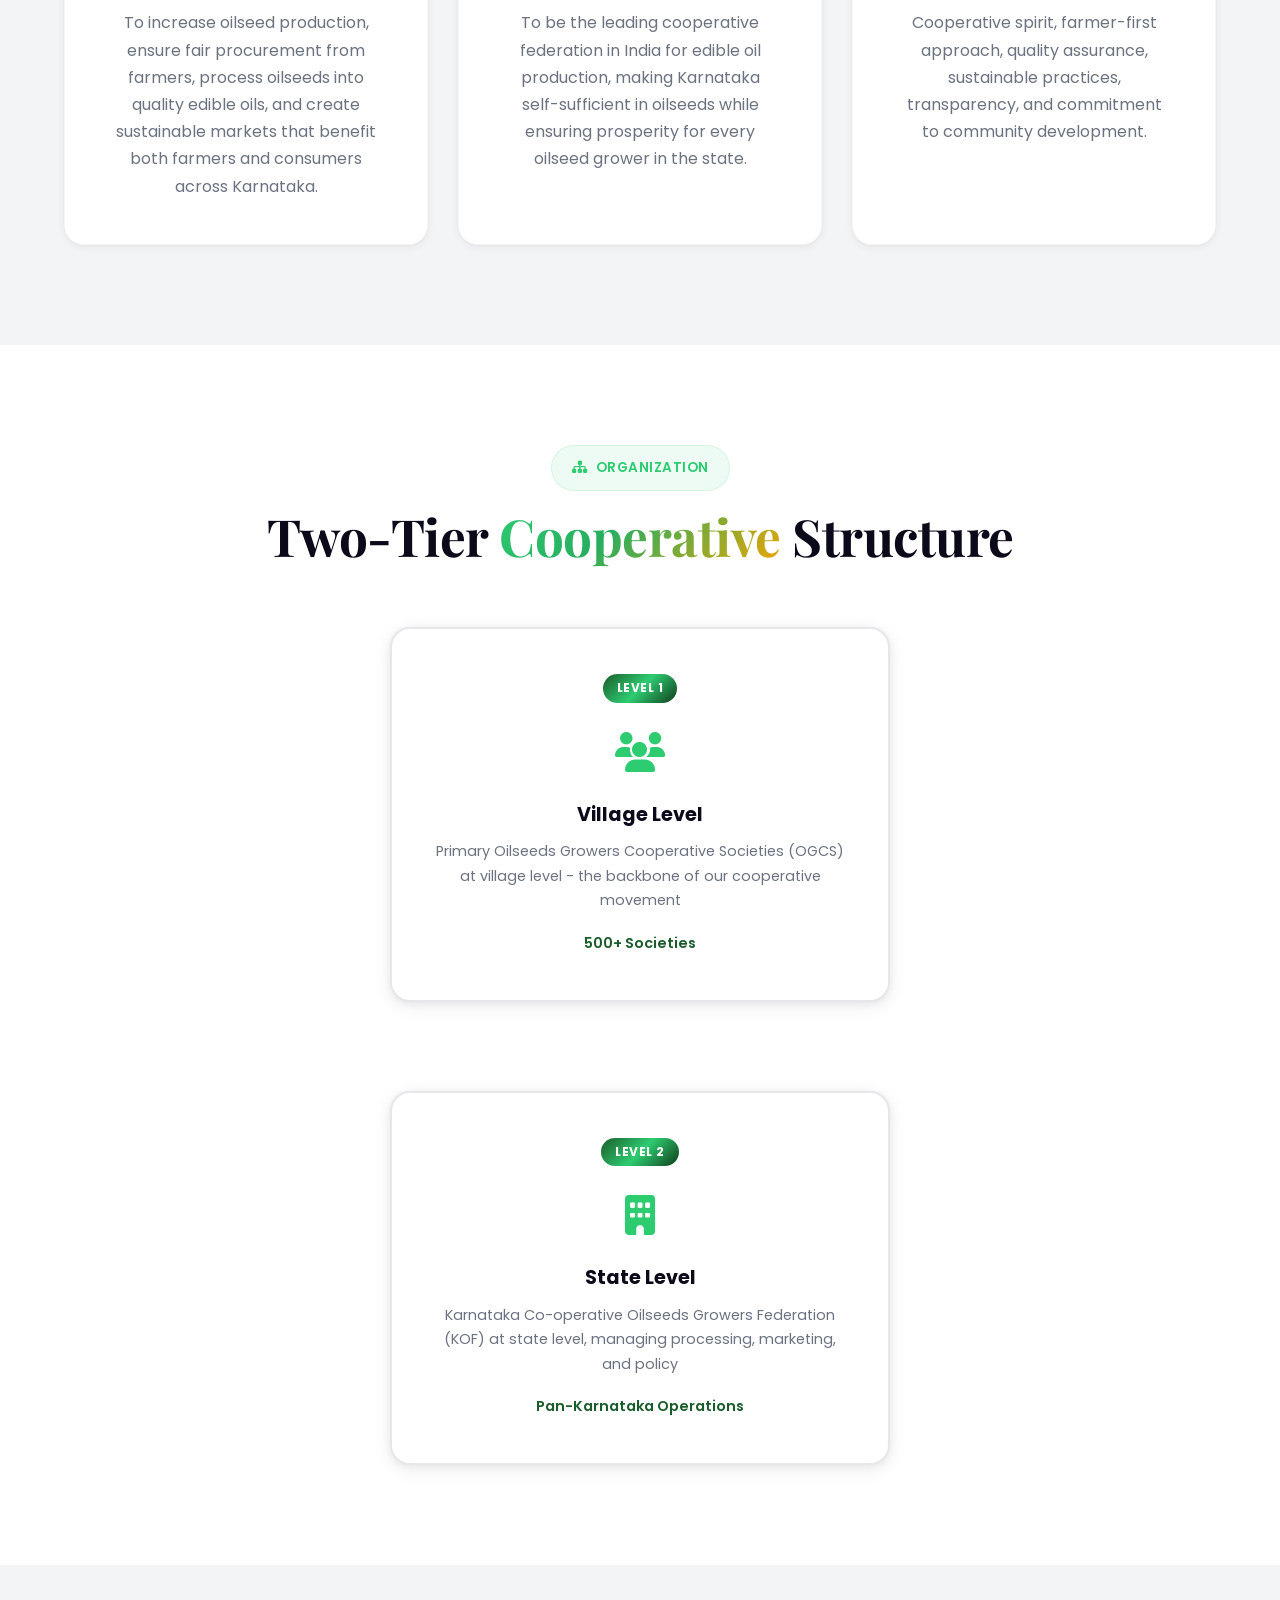
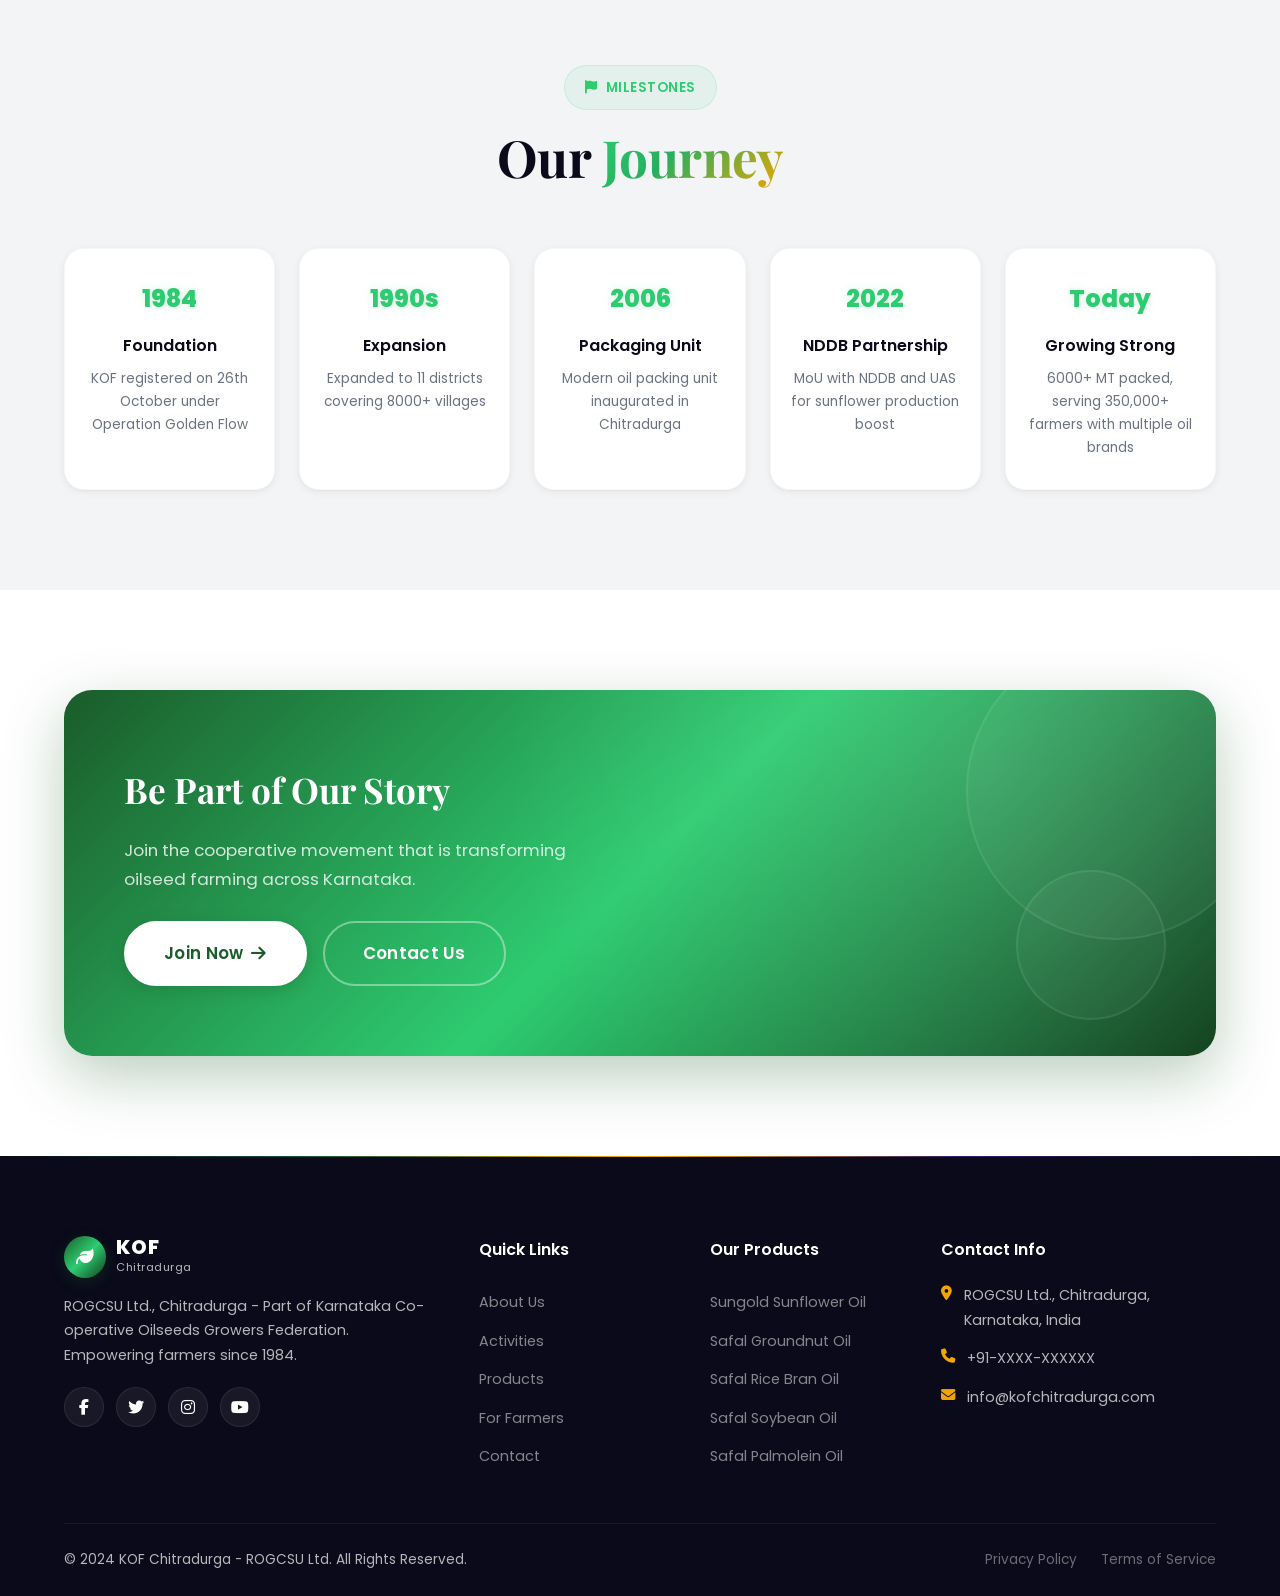
<file: about.html>
<!DOCTYPE html>
<html lang="en">
<head>
    <meta charset="UTF-8">
    <meta name="viewport" content="width=device-width, initial-scale=1.0">
    <title>About Us | KOF Chitradurga</title>
    <link rel="preconnect" href="https://fonts.googleapis.com">
    <link rel="preconnect" href="https://fonts.gstatic.com" crossorigin>
    <link href="https://fonts.googleapis.com/css2?family=Poppins:wght@300;400;500;600;700;800&family=Playfair+Display:wght@400;700&display=swap" rel="stylesheet">
    <link rel="stylesheet" href="https://cdnjs.cloudflare.com/ajax/libs/font-awesome/6.5.0/css/all.min.css">
    <link rel="stylesheet" href="css/style.css">
    <link rel="stylesheet" href="css/animations.css">
</head>
<body>
    <!-- Navigation -->
    <header id="navbar" class="navbar">
        <div class="nav-container">
            <a href="index.html" class="logo">
                <div class="logo-icon"><i class="fas fa-leaf"></i></div>
                <div class="logo-text">
                    <span class="logo-main">KOF</span>
                    <span class="logo-sub">Chitradurga</span>
                </div>
            </a>
            <nav class="nav-menu" id="navMenu">
                <a href="index.html" class="nav-link">Home</a>
                <a href="about.html" class="nav-link active">About Us</a>
                <a href="activities.html" class="nav-link">Activities</a>
                <a href="products.html" class="nav-link">Products</a>
                <a href="farmers.html" class="nav-link">For Farmers</a>
                <a href="contact.html" class="nav-link">Contact</a>
            </nav>
            <div class="nav-actions">
                <a href="dashboard.html" class="btn btn-outline nav-portal"><i class="fas fa-user-circle"></i> Employee Portal</a>
                <button class="btn btn-primary nav-cta">Get Started</button>
                <button class="menu-toggle" id="menuToggle" aria-label="Toggle menu">
                    <span></span><span></span><span></span>
                </button>
            </div>
        </div>
    </header>

    <!-- Page Hero -->
    <section class="page-hero">
        <div class="page-hero-bg"></div>
        <div class="container">
            <div class="page-hero-content">
                <span class="section-tag light"><i class="fas fa-info-circle"></i> About Us</span>
                <h1 class="page-hero-title">Our <span class="text-gradient">Story</span></h1>
                <p class="page-hero-subtitle">Four decades of empowering oilseed farmers and delivering quality edible oils across Karnataka</p>
                <div class="breadcrumb">
                    <a href="index.html">Home</a>
                    <i class="fas fa-chevron-right"></i>
                    <span>About Us</span>
                </div>
            </div>
        </div>
    </section>

    <!-- About Content -->
    <section class="section">
        <div class="container">
            <div class="section-grid two-col">
                <div class="about-content scroll-reveal">
                    <span class="section-tag"><i class="fas fa-history"></i> Our History</span>
                    <h2 class="section-title">Karnataka Co-operative Oilseeds Growers <span class="text-gradient">Federation</span></h2>
                    <p>The Karnataka Co-operative Oilseeds Growers Federation Limited (KOF), Bangalore was registered on 26th October 1984 to implement the project "Restructuring of Edible Oil and Oilseeds Production and Marketing in Karnataka".</p>
                    <p>The project was structured on the successful Anand Model of Milk Cooperative, with the objectives to increase oilseeds production, procurement and processing of oilseeds, and create the market for edible oils and its by-products under <strong>OPERATION GOLDEN FLOW</strong>.</p>
                    <p>ROGCSU Ltd., Chitradurga is one of the key beneficiaries operating under KOF, serving as the regional cooperative union for oilseed growers in the Chitradurga region.</p>
                </div>
                <div class="about-visual scroll-reveal">
                    <div class="visual-card alt">
                        <div class="visual-bg"></div>
                        <div class="visual-content">
                            <div class="visual-icon"><i class="fas fa-landmark"></i></div>
                            <h3>Est. 1984</h3>
                            <p>Operation Golden Flow - Transforming Karnataka's oilseed sector</p>
                        </div>
                    </div>
                </div>
            </div>
        </div>
    </section>

    <!-- Mission & Vision -->
    <section class="section mission-section">
        <div class="container">
            <div class="mission-grid">
                <div class="mission-card scroll-reveal">
                    <div class="mission-icon"><i class="fas fa-bullseye"></i></div>
                    <h3>Our Mission</h3>
                    <p>To increase oilseed production, ensure fair procurement from farmers, process oilseeds into quality edible oils, and create sustainable markets that benefit both farmers and consumers across Karnataka.</p>
                </div>
                <div class="mission-card scroll-reveal" data-delay="100">
                    <div class="mission-icon"><i class="fas fa-eye"></i></div>
                    <h3>Our Vision</h3>
                    <p>To be the leading cooperative federation in India for edible oil production, making Karnataka self-sufficient in oilseeds while ensuring prosperity for every oilseed grower in the state.</p>
                </div>
                <div class="mission-card scroll-reveal" data-delay="200">
                    <div class="mission-icon"><i class="fas fa-gem"></i></div>
                    <h3>Our Values</h3>
                    <p>Cooperative spirit, farmer-first approach, quality assurance, sustainable practices, transparency, and commitment to community development.</p>
                </div>
            </div>
        </div>
    </section>

    <!-- Structure -->
    <section class="section">
        <div class="container">
            <div class="section-header text-center scroll-reveal">
                <span class="section-tag"><i class="fas fa-sitemap"></i> Organization</span>
                <h2 class="section-title">Two-Tier <span class="text-gradient">Cooperative</span> Structure</h2>
            </div>
            <div class="structure-grid">
                <div class="structure-card scroll-reveal">
                    <div class="structure-level">Level 1</div>
                    <div class="structure-icon"><i class="fas fa-users"></i></div>
                    <h4>Village Level</h4>
                    <p>Primary Oilseeds Growers Cooperative Societies (OGCS) at village level - the backbone of our cooperative movement</p>
                    <div class="structure-stat">
                        <span>500+ Societies</span>
                    </div>
                </div>
                <div class="structure-connector scroll-reveal">
                    <i class="fas fa-arrows-alt-v"></i>
                </div>
                <div class="structure-card scroll-reveal" data-delay="200">
                    <div class="structure-level">Level 2</div>
                    <div class="structure-icon"><i class="fas fa-building"></i></div>
                    <h4>State Level</h4>
                    <p>Karnataka Co-operative Oilseeds Growers Federation (KOF) at state level, managing processing, marketing, and policy</p>
                    <div class="structure-stat">
                        <span>Pan-Karnataka Operations</span>
                    </div>
                </div>
            </div>
        </div>
    </section>

    <!-- Milestones -->
    <section class="section milestones-section">
        <div class="container">
            <div class="section-header text-center scroll-reveal">
                <span class="section-tag"><i class="fas fa-flag"></i> Milestones</span>
                <h2 class="section-title">Our <span class="text-gradient">Journey</span></h2>
            </div>
            <div class="milestones-timeline">
                <div class="milestone scroll-reveal">
                    <div class="milestone-year">1984</div>
                    <div class="milestone-content">
                        <h4>Foundation</h4>
                        <p>KOF registered on 26th October under Operation Golden Flow</p>
                    </div>
                </div>
                <div class="milestone scroll-reveal" data-delay="100">
                    <div class="milestone-year">1990s</div>
                    <div class="milestone-content">
                        <h4>Expansion</h4>
                        <p>Expanded to 11 districts covering 8000+ villages</p>
                    </div>
                </div>
                <div class="milestone scroll-reveal" data-delay="200">
                    <div class="milestone-year">2006</div>
                    <div class="milestone-content">
                        <h4>Packaging Unit</h4>
                        <p>Modern oil packing unit inaugurated in Chitradurga</p>
                    </div>
                </div>
                <div class="milestone scroll-reveal" data-delay="300">
                    <div class="milestone-year">2022</div>
                    <div class="milestone-content">
                        <h4>NDDB Partnership</h4>
                        <p>MoU with NDDB and UAS for sunflower production boost</p>
                    </div>
                </div>
                <div class="milestone scroll-reveal" data-delay="400">
                    <div class="milestone-year">Today</div>
                    <div class="milestone-content">
                        <h4>Growing Strong</h4>
                        <p>6000+ MT packed, serving 350,000+ farmers with multiple oil brands</p>
                    </div>
                </div>
            </div>
        </div>
    </section>

    <!-- CTA -->
    <section class="section cta-section">
        <div class="container">
            <div class="cta-card scroll-reveal">
                <div class="cta-content">
                    <h2>Be Part of Our Story</h2>
                    <p>Join the cooperative movement that is transforming oilseed farming across Karnataka.</p>
                    <div class="cta-buttons">
                        <a href="farmers.html" class="btn btn-primary btn-lg">Join Now <i class="fas fa-arrow-right"></i></a>
                        <a href="contact.html" class="btn btn-outline btn-lg light">Contact Us</a>
                    </div>
                </div>
                <div class="cta-decoration">
                    <div class="cta-circle"></div>
                    <div class="cta-circle small"></div>
                </div>
            </div>
        </div>
    </section>

    <!-- Footer -->
    <footer class="footer">
        <div class="container">
            <div class="footer-grid">
                <div class="footer-brand">
                    <div class="footer-logo">
                        <div class="logo-icon"><i class="fas fa-leaf"></i></div>
                        <div class="logo-text">
                            <span class="logo-main">KOF</span>
                            <span class="logo-sub">Chitradurga</span>
                        </div>
                    </div>
                    <p>ROGCSU Ltd., Chitradurga - Part of Karnataka Co-operative Oilseeds Growers Federation. Empowering farmers since 1984.</p>
                    <div class="social-links">
                        <a href="#"><i class="fab fa-facebook-f"></i></a>
                        <a href="#"><i class="fab fa-twitter"></i></a>
                        <a href="#"><i class="fab fa-instagram"></i></a>
                        <a href="#"><i class="fab fa-youtube"></i></a>
                    </div>
                </div>
                <div class="footer-links">
                    <h4>Quick Links</h4>
                    <a href="about.html">About Us</a>
                    <a href="activities.html">Activities</a>
                    <a href="products.html">Products</a>
                    <a href="farmers.html">For Farmers</a>
                    <a href="contact.html">Contact</a>
                </div>
                <div class="footer-links">
                    <h4>Our Products</h4>
                    <a href="products.html">Sungold Sunflower Oil</a>
                    <a href="products.html">Safal Groundnut Oil</a>
                    <a href="products.html">Safal Rice Bran Oil</a>
                    <a href="products.html">Safal Soybean Oil</a>
                    <a href="products.html">Safal Palmolein Oil</a>
                </div>
                <div class="footer-contact">
                    <h4>Contact Info</h4>
                    <div class="contact-item">
                        <i class="fas fa-map-marker-alt"></i>
                        <span>ROGCSU Ltd., Chitradurga, Karnataka, India</span>
                    </div>
                    <div class="contact-item">
                        <i class="fas fa-phone"></i>
                        <span>+91-XXXX-XXXXXX</span>
                    </div>
                    <div class="contact-item">
                        <i class="fas fa-envelope"></i>
                        <span>info@kofchitradurga.com</span>
                    </div>
                </div>
            </div>
            <div class="footer-bottom">
                <p>&copy; 2024 KOF Chitradurga - ROGCSU Ltd. All Rights Reserved.</p>
                <div class="footer-bottom-links">
                    <a href="#">Privacy Policy</a>
                    <a href="#">Terms of Service</a>
                </div>
            </div>
        </div>
    </footer>

    <button class="back-to-top" id="backToTop" aria-label="Back to top">
        <i class="fas fa-arrow-up"></i>
    </button>

    <!-- WhatsApp Float -->
    <a href="https://wa.me/916366975382" target="_blank" class="whatsapp-float" aria-label="Chat on WhatsApp">
        <i class="fab fa-whatsapp"></i>
        <span class="whatsapp-tooltip">Chat with us!</span>
    </a>

    <!-- Social Media Bar -->
    <div class="social-float-bar">
        <a href="https://www.facebook.com/kofchitradurga" target="_blank" class="social-float-item fb"><i class="fab fa-facebook-f"></i></a>
        <a href="https://www.instagram.com/kofchitradurga" target="_blank" class="social-float-item ig"><i class="fab fa-instagram"></i></a>
        <a href="https://www.youtube.com/@kofchitradurga" target="_blank" class="social-float-item yt"><i class="fab fa-youtube"></i></a>
    </div>

    <script src="js/main.js"></script>
</body>
</html>
</file>
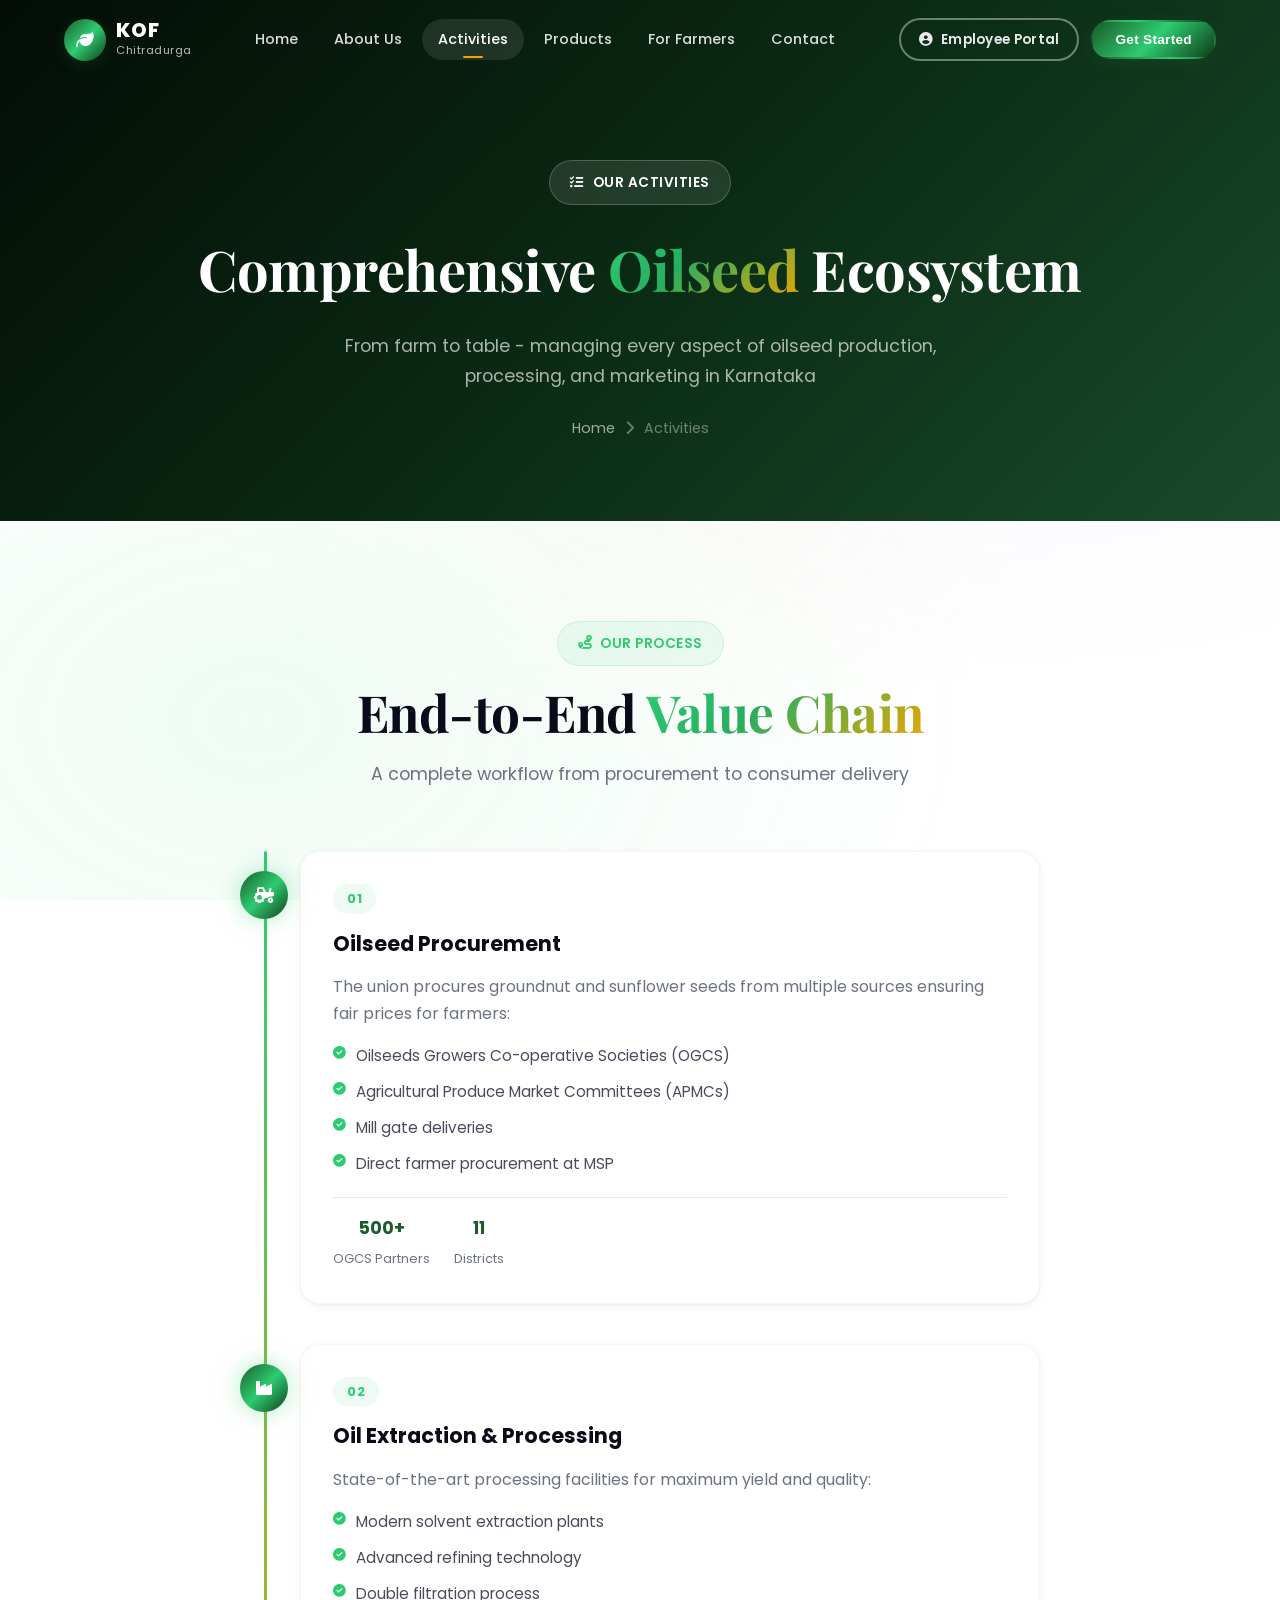
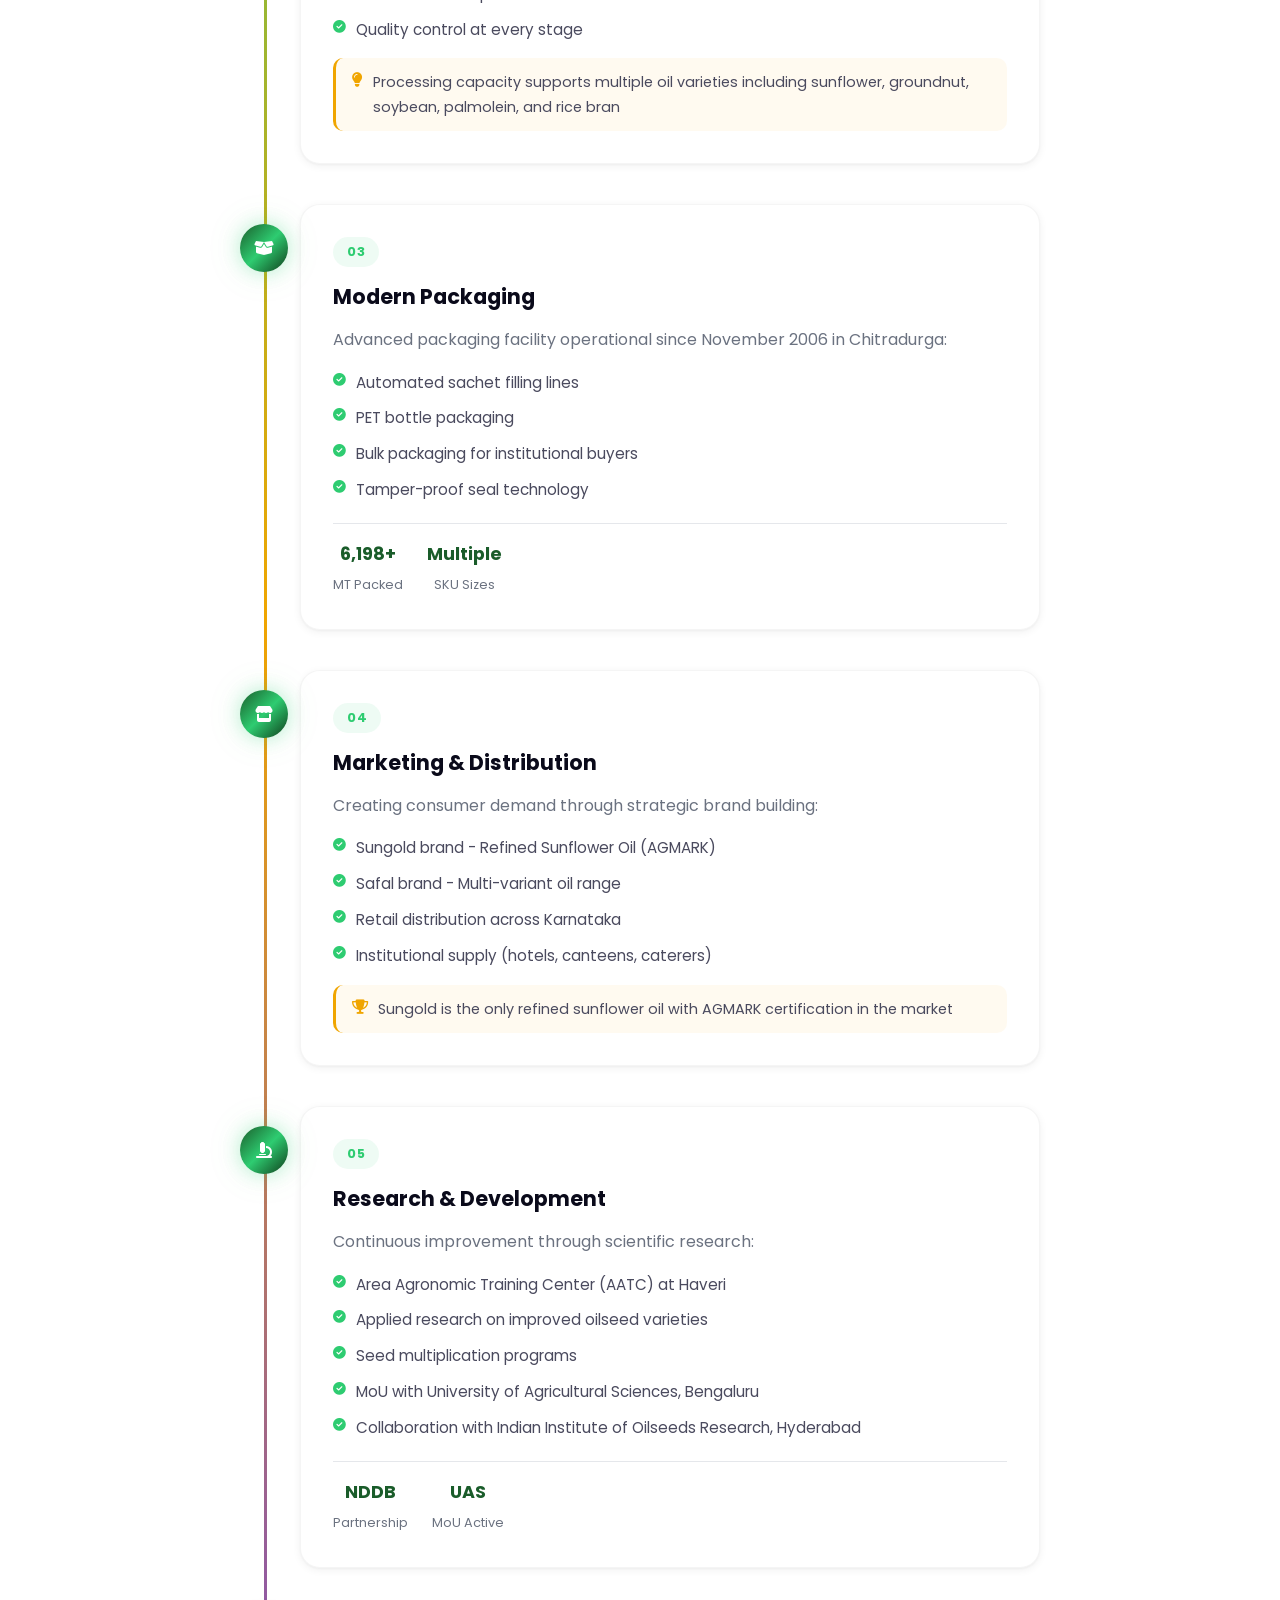
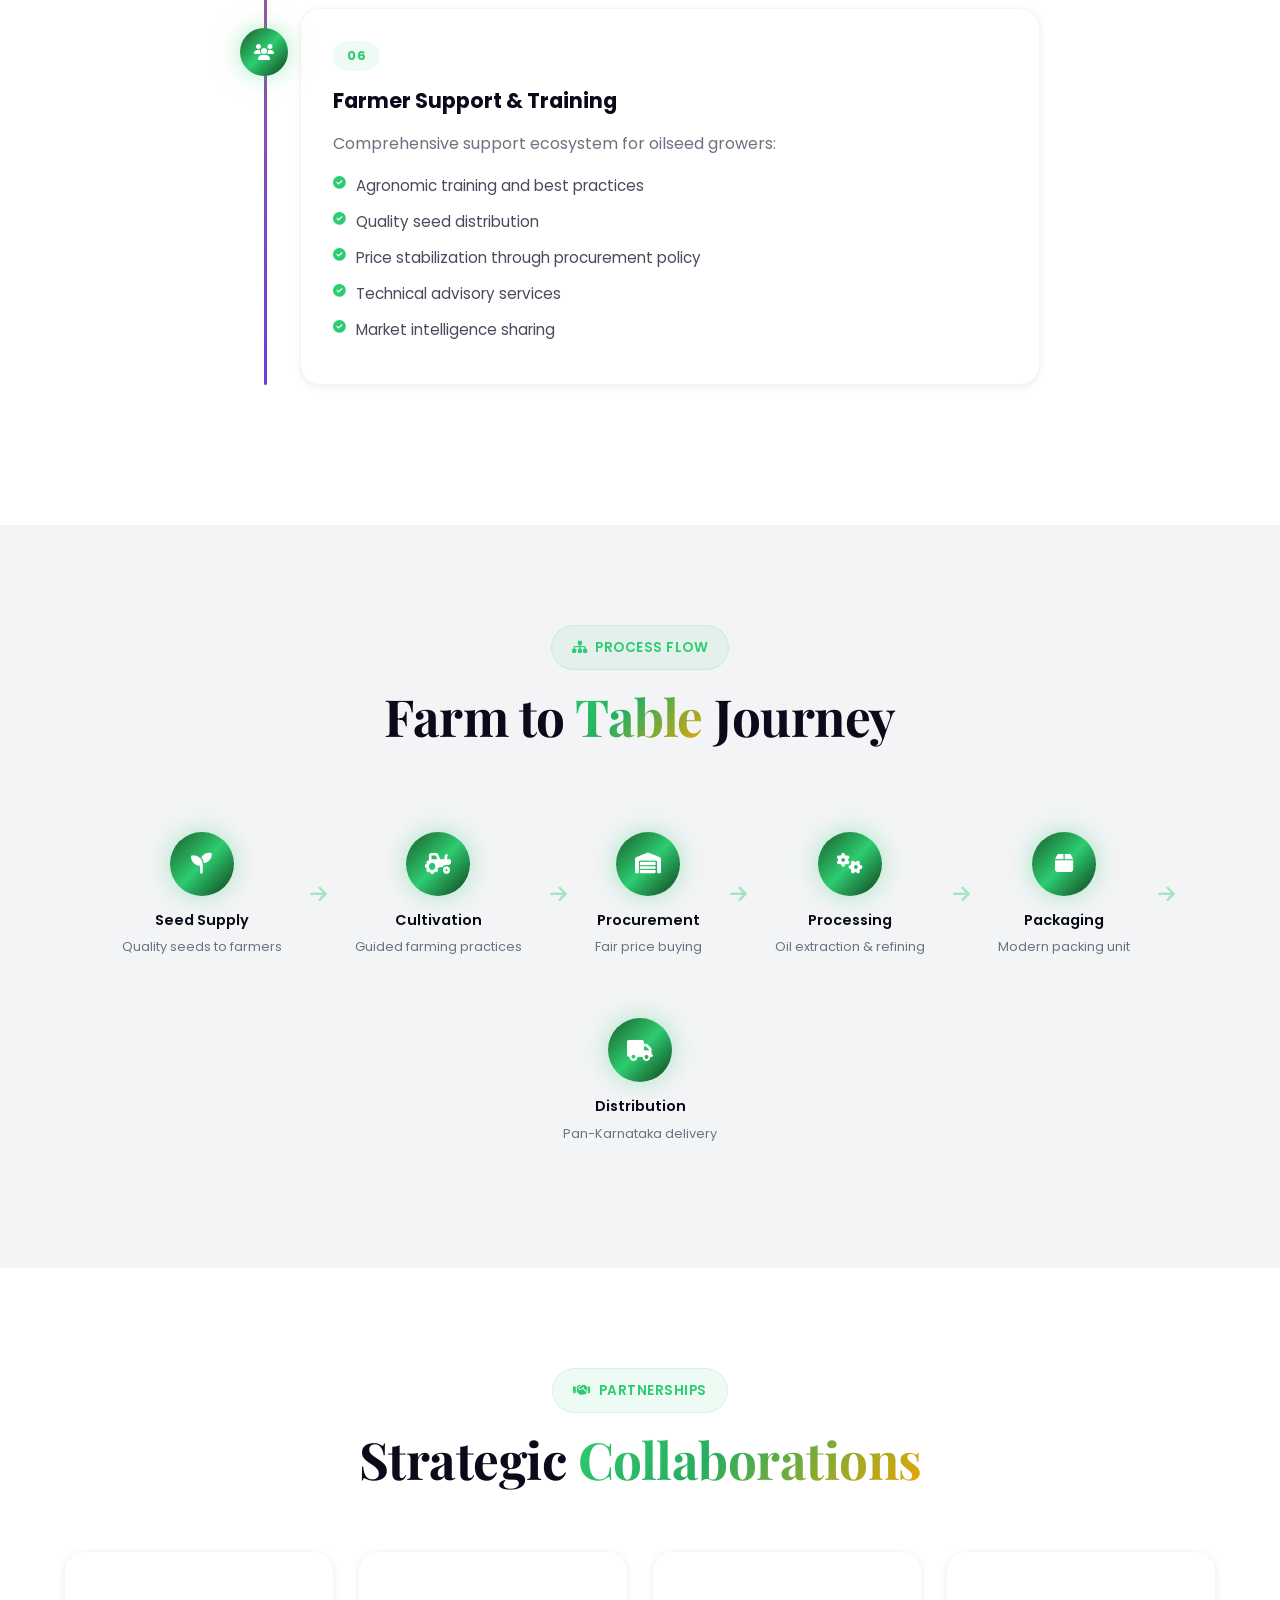
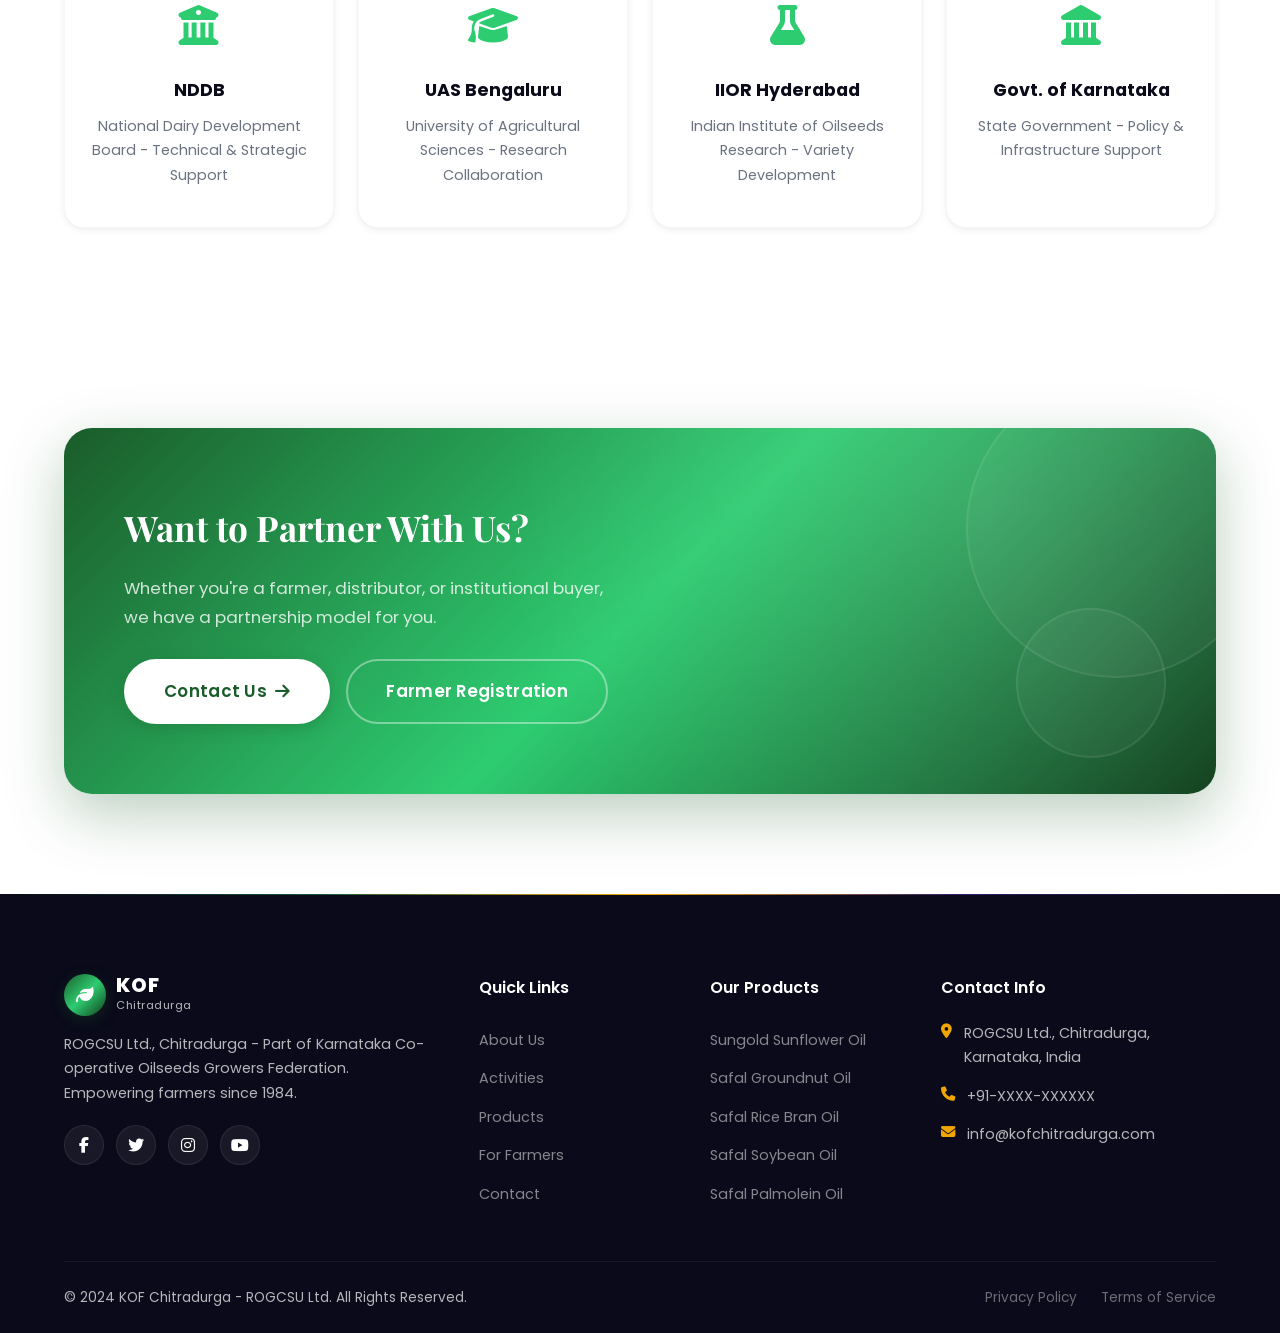
<file: activities.html>
<!DOCTYPE html>
<html lang="en">
<head>
    <meta charset="UTF-8">
    <meta name="viewport" content="width=device-width, initial-scale=1.0">
    <title>Our Activities | KOF Chitradurga</title>
    <link rel="preconnect" href="https://fonts.googleapis.com">
    <link rel="preconnect" href="https://fonts.gstatic.com" crossorigin>
    <link href="https://fonts.googleapis.com/css2?family=Poppins:wght@300;400;500;600;700;800&family=Playfair+Display:wght@400;700&display=swap" rel="stylesheet">
    <link rel="stylesheet" href="https://cdnjs.cloudflare.com/ajax/libs/font-awesome/6.5.0/css/all.min.css">
    <link rel="stylesheet" href="css/style.css">
    <link rel="stylesheet" href="css/animations.css">
</head>
<body>
    <!-- Navigation -->
    <header id="navbar" class="navbar">
        <div class="nav-container">
            <a href="index.html" class="logo">
                <div class="logo-icon"><i class="fas fa-leaf"></i></div>
                <div class="logo-text">
                    <span class="logo-main">KOF</span>
                    <span class="logo-sub">Chitradurga</span>
                </div>
            </a>
            <nav class="nav-menu" id="navMenu">
                <a href="index.html" class="nav-link">Home</a>
                <a href="about.html" class="nav-link">About Us</a>
                <a href="activities.html" class="nav-link active">Activities</a>
                <a href="products.html" class="nav-link">Products</a>
                <a href="farmers.html" class="nav-link">For Farmers</a>
                <a href="contact.html" class="nav-link">Contact</a>
            </nav>
            <div class="nav-actions">
                <a href="dashboard.html" class="btn btn-outline nav-portal"><i class="fas fa-user-circle"></i> Employee Portal</a>
                <button class="btn btn-primary nav-cta">Get Started</button>
                <button class="menu-toggle" id="menuToggle" aria-label="Toggle menu">
                    <span></span><span></span><span></span>
                </button>
            </div>
        </div>
    </header>

    <!-- Page Hero -->
    <section class="page-hero">
        <div class="page-hero-bg"></div>
        <div class="container">
            <div class="page-hero-content">
                <span class="section-tag light"><i class="fas fa-tasks"></i> Our Activities</span>
                <h1 class="page-hero-title">Comprehensive <span class="text-gradient">Oilseed</span> Ecosystem</h1>
                <p class="page-hero-subtitle">From farm to table - managing every aspect of oilseed production, processing, and marketing in Karnataka</p>
                <div class="breadcrumb">
                    <a href="index.html">Home</a>
                    <i class="fas fa-chevron-right"></i>
                    <span>Activities</span>
                </div>
            </div>
        </div>
    </section>

    <!-- Activities Timeline -->
    <section class="section" id="procurement">
        <div class="container">
            <div class="section-header text-center scroll-reveal">
                <span class="section-tag"><i class="fas fa-route"></i> Our Process</span>
                <h2 class="section-title">End-to-End <span class="text-gradient">Value Chain</span></h2>
                <p class="section-desc">A complete workflow from procurement to consumer delivery</p>
            </div>

            <!-- Activity Timeline -->
            <div class="timeline">
                <div class="timeline-item scroll-reveal" id="procurement-section">
                    <div class="timeline-marker">
                        <i class="fas fa-tractor"></i>
                    </div>
                    <div class="timeline-content">
                        <div class="timeline-card">
                            <span class="timeline-number">01</span>
                            <h3>Oilseed Procurement</h3>
                            <p>The union procures groundnut and sunflower seeds from multiple sources ensuring fair prices for farmers:</p>
                            <ul class="timeline-list">
                                <li><i class="fas fa-check-circle"></i> Oilseeds Growers Co-operative Societies (OGCS)</li>
                                <li><i class="fas fa-check-circle"></i> Agricultural Produce Market Committees (APMCs)</li>
                                <li><i class="fas fa-check-circle"></i> Mill gate deliveries</li>
                                <li><i class="fas fa-check-circle"></i> Direct farmer procurement at MSP</li>
                            </ul>
                            <div class="timeline-stats">
                                <div class="mini-stat">
                                    <span class="mini-stat-num">500+</span>
                                    <span class="mini-stat-label">OGCS Partners</span>
                                </div>
                                <div class="mini-stat">
                                    <span class="mini-stat-num">11</span>
                                    <span class="mini-stat-label">Districts</span>
                                </div>
                            </div>
                        </div>
                    </div>
                </div>

                <div class="timeline-item scroll-reveal" id="processing">
                    <div class="timeline-marker">
                        <i class="fas fa-industry"></i>
                    </div>
                    <div class="timeline-content">
                        <div class="timeline-card">
                            <span class="timeline-number">02</span>
                            <h3>Oil Extraction & Processing</h3>
                            <p>State-of-the-art processing facilities for maximum yield and quality:</p>
                            <ul class="timeline-list">
                                <li><i class="fas fa-check-circle"></i> Modern solvent extraction plants</li>
                                <li><i class="fas fa-check-circle"></i> Advanced refining technology</li>
                                <li><i class="fas fa-check-circle"></i> Double filtration process</li>
                                <li><i class="fas fa-check-circle"></i> Quality control at every stage</li>
                            </ul>
                            <div class="timeline-highlight">
                                <i class="fas fa-lightbulb"></i>
                                <span>Processing capacity supports multiple oil varieties including sunflower, groundnut, soybean, palmolein, and rice bran</span>
                            </div>
                        </div>
                    </div>
                </div>

                <div class="timeline-item scroll-reveal" id="packaging">
                    <div class="timeline-marker">
                        <i class="fas fa-box-open"></i>
                    </div>
                    <div class="timeline-content">
                        <div class="timeline-card">
                            <span class="timeline-number">03</span>
                            <h3>Modern Packaging</h3>
                            <p>Advanced packaging facility operational since November 2006 in Chitradurga:</p>
                            <ul class="timeline-list">
                                <li><i class="fas fa-check-circle"></i> Automated sachet filling lines</li>
                                <li><i class="fas fa-check-circle"></i> PET bottle packaging</li>
                                <li><i class="fas fa-check-circle"></i> Bulk packaging for institutional buyers</li>
                                <li><i class="fas fa-check-circle"></i> Tamper-proof seal technology</li>
                            </ul>
                            <div class="timeline-stats">
                                <div class="mini-stat">
                                    <span class="mini-stat-num">6,198+</span>
                                    <span class="mini-stat-label">MT Packed</span>
                                </div>
                                <div class="mini-stat">
                                    <span class="mini-stat-num">Multiple</span>
                                    <span class="mini-stat-label">SKU Sizes</span>
                                </div>
                            </div>
                        </div>
                    </div>
                </div>

                <div class="timeline-item scroll-reveal" id="marketing">
                    <div class="timeline-marker">
                        <i class="fas fa-store"></i>
                    </div>
                    <div class="timeline-content">
                        <div class="timeline-card">
                            <span class="timeline-number">04</span>
                            <h3>Marketing & Distribution</h3>
                            <p>Creating consumer demand through strategic brand building:</p>
                            <ul class="timeline-list">
                                <li><i class="fas fa-check-circle"></i> Sungold brand - Refined Sunflower Oil (AGMARK)</li>
                                <li><i class="fas fa-check-circle"></i> Safal brand - Multi-variant oil range</li>
                                <li><i class="fas fa-check-circle"></i> Retail distribution across Karnataka</li>
                                <li><i class="fas fa-check-circle"></i> Institutional supply (hotels, canteens, caterers)</li>
                            </ul>
                            <div class="timeline-highlight">
                                <i class="fas fa-trophy"></i>
                                <span>Sungold is the only refined sunflower oil with AGMARK certification in the market</span>
                            </div>
                        </div>
                    </div>
                </div>

                <div class="timeline-item scroll-reveal" id="research">
                    <div class="timeline-marker">
                        <i class="fas fa-microscope"></i>
                    </div>
                    <div class="timeline-content">
                        <div class="timeline-card">
                            <span class="timeline-number">05</span>
                            <h3>Research & Development</h3>
                            <p>Continuous improvement through scientific research:</p>
                            <ul class="timeline-list">
                                <li><i class="fas fa-check-circle"></i> Area Agronomic Training Center (AATC) at Haveri</li>
                                <li><i class="fas fa-check-circle"></i> Applied research on improved oilseed varieties</li>
                                <li><i class="fas fa-check-circle"></i> Seed multiplication programs</li>
                                <li><i class="fas fa-check-circle"></i> MoU with University of Agricultural Sciences, Bengaluru</li>
                                <li><i class="fas fa-check-circle"></i> Collaboration with Indian Institute of Oilseeds Research, Hyderabad</li>
                            </ul>
                            <div class="timeline-stats">
                                <div class="mini-stat">
                                    <span class="mini-stat-num">NDDB</span>
                                    <span class="mini-stat-label">Partnership</span>
                                </div>
                                <div class="mini-stat">
                                    <span class="mini-stat-num">UAS</span>
                                    <span class="mini-stat-label">MoU Active</span>
                                </div>
                            </div>
                        </div>
                    </div>
                </div>

                <div class="timeline-item scroll-reveal" id="support">
                    <div class="timeline-marker">
                        <i class="fas fa-users"></i>
                    </div>
                    <div class="timeline-content">
                        <div class="timeline-card">
                            <span class="timeline-number">06</span>
                            <h3>Farmer Support & Training</h3>
                            <p>Comprehensive support ecosystem for oilseed growers:</p>
                            <ul class="timeline-list">
                                <li><i class="fas fa-check-circle"></i> Agronomic training and best practices</li>
                                <li><i class="fas fa-check-circle"></i> Quality seed distribution</li>
                                <li><i class="fas fa-check-circle"></i> Price stabilization through procurement policy</li>
                                <li><i class="fas fa-check-circle"></i> Technical advisory services</li>
                                <li><i class="fas fa-check-circle"></i> Market intelligence sharing</li>
                            </ul>
                        </div>
                    </div>
                </div>
            </div>
        </div>
    </section>

    <!-- Process Flow Infographic -->
    <section class="section process-flow-section">
        <div class="container">
            <div class="section-header text-center scroll-reveal">
                <span class="section-tag"><i class="fas fa-sitemap"></i> Process Flow</span>
                <h2 class="section-title">Farm to <span class="text-gradient">Table</span> Journey</h2>
            </div>
            <div class="process-flow scroll-reveal">
                <div class="process-step">
                    <div class="process-icon"><i class="fas fa-seedling"></i></div>
                    <h4>Seed Supply</h4>
                    <p>Quality seeds to farmers</p>
                </div>
                <div class="process-arrow"><i class="fas fa-arrow-right"></i></div>
                <div class="process-step">
                    <div class="process-icon"><i class="fas fa-tractor"></i></div>
                    <h4>Cultivation</h4>
                    <p>Guided farming practices</p>
                </div>
                <div class="process-arrow"><i class="fas fa-arrow-right"></i></div>
                <div class="process-step">
                    <div class="process-icon"><i class="fas fa-warehouse"></i></div>
                    <h4>Procurement</h4>
                    <p>Fair price buying</p>
                </div>
                <div class="process-arrow"><i class="fas fa-arrow-right"></i></div>
                <div class="process-step">
                    <div class="process-icon"><i class="fas fa-cogs"></i></div>
                    <h4>Processing</h4>
                    <p>Oil extraction & refining</p>
                </div>
                <div class="process-arrow"><i class="fas fa-arrow-right"></i></div>
                <div class="process-step">
                    <div class="process-icon"><i class="fas fa-box"></i></div>
                    <h4>Packaging</h4>
                    <p>Modern packing unit</p>
                </div>
                <div class="process-arrow"><i class="fas fa-arrow-right"></i></div>
                <div class="process-step">
                    <div class="process-icon"><i class="fas fa-truck"></i></div>
                    <h4>Distribution</h4>
                    <p>Pan-Karnataka delivery</p>
                </div>
            </div>
        </div>
    </section>

    <!-- Key Partnerships -->
    <section class="section partnerships-section">
        <div class="container">
            <div class="section-header text-center scroll-reveal">
                <span class="section-tag"><i class="fas fa-handshake"></i> Partnerships</span>
                <h2 class="section-title">Strategic <span class="text-gradient">Collaborations</span></h2>
            </div>
            <div class="partners-grid">
                <div class="partner-card scroll-reveal">
                    <div class="partner-icon"><i class="fas fa-university"></i></div>
                    <h4>NDDB</h4>
                    <p>National Dairy Development Board - Technical & Strategic Support</p>
                </div>
                <div class="partner-card scroll-reveal" data-delay="100">
                    <div class="partner-icon"><i class="fas fa-graduation-cap"></i></div>
                    <h4>UAS Bengaluru</h4>
                    <p>University of Agricultural Sciences - Research Collaboration</p>
                </div>
                <div class="partner-card scroll-reveal" data-delay="200">
                    <div class="partner-icon"><i class="fas fa-flask"></i></div>
                    <h4>IIOR Hyderabad</h4>
                    <p>Indian Institute of Oilseeds Research - Variety Development</p>
                </div>
                <div class="partner-card scroll-reveal" data-delay="300">
                    <div class="partner-icon"><i class="fas fa-landmark"></i></div>
                    <h4>Govt. of Karnataka</h4>
                    <p>State Government - Policy & Infrastructure Support</p>
                </div>
            </div>
        </div>
    </section>

    <!-- CTA -->
    <section class="section cta-section">
        <div class="container">
            <div class="cta-card scroll-reveal">
                <div class="cta-content">
                    <h2>Want to Partner With Us?</h2>
                    <p>Whether you're a farmer, distributor, or institutional buyer, we have a partnership model for you.</p>
                    <div class="cta-buttons">
                        <a href="contact.html" class="btn btn-primary btn-lg">Contact Us <i class="fas fa-arrow-right"></i></a>
                        <a href="farmers.html" class="btn btn-outline btn-lg light">Farmer Registration</a>
                    </div>
                </div>
                <div class="cta-decoration">
                    <div class="cta-circle"></div>
                    <div class="cta-circle small"></div>
                </div>
            </div>
        </div>
    </section>

    <!-- Footer -->
    <footer class="footer">
        <div class="container">
            <div class="footer-grid">
                <div class="footer-brand">
                    <div class="footer-logo">
                        <div class="logo-icon"><i class="fas fa-leaf"></i></div>
                        <div class="logo-text">
                            <span class="logo-main">KOF</span>
                            <span class="logo-sub">Chitradurga</span>
                        </div>
                    </div>
                    <p>ROGCSU Ltd., Chitradurga - Part of Karnataka Co-operative Oilseeds Growers Federation. Empowering farmers since 1984.</p>
                    <div class="social-links">
                        <a href="#"><i class="fab fa-facebook-f"></i></a>
                        <a href="#"><i class="fab fa-twitter"></i></a>
                        <a href="#"><i class="fab fa-instagram"></i></a>
                        <a href="#"><i class="fab fa-youtube"></i></a>
                    </div>
                </div>
                <div class="footer-links">
                    <h4>Quick Links</h4>
                    <a href="about.html">About Us</a>
                    <a href="activities.html">Activities</a>
                    <a href="products.html">Products</a>
                    <a href="farmers.html">For Farmers</a>
                    <a href="contact.html">Contact</a>
                </div>
                <div class="footer-links">
                    <h4>Our Products</h4>
                    <a href="products.html">Sungold Sunflower Oil</a>
                    <a href="products.html">Safal Groundnut Oil</a>
                    <a href="products.html">Safal Rice Bran Oil</a>
                    <a href="products.html">Safal Soybean Oil</a>
                    <a href="products.html">Safal Palmolein Oil</a>
                </div>
                <div class="footer-contact">
                    <h4>Contact Info</h4>
                    <div class="contact-item">
                        <i class="fas fa-map-marker-alt"></i>
                        <span>ROGCSU Ltd., Chitradurga, Karnataka, India</span>
                    </div>
                    <div class="contact-item">
                        <i class="fas fa-phone"></i>
                        <span>+91-XXXX-XXXXXX</span>
                    </div>
                    <div class="contact-item">
                        <i class="fas fa-envelope"></i>
                        <span>info@kofchitradurga.com</span>
                    </div>
                </div>
            </div>
            <div class="footer-bottom">
                <p>&copy; 2024 KOF Chitradurga - ROGCSU Ltd. All Rights Reserved.</p>
                <div class="footer-bottom-links">
                    <a href="#">Privacy Policy</a>
                    <a href="#">Terms of Service</a>
                </div>
            </div>
        </div>
    </footer>

    <button class="back-to-top" id="backToTop" aria-label="Back to top">
        <i class="fas fa-arrow-up"></i>
    </button>

    <!-- WhatsApp Float -->
    <a href="https://wa.me/916366975382" target="_blank" class="whatsapp-float" aria-label="Chat on WhatsApp">
        <i class="fab fa-whatsapp"></i>
        <span class="whatsapp-tooltip">Chat with us!</span>
    </a>

    <!-- Social Media Bar -->
    <div class="social-float-bar">
        <a href="https://www.facebook.com/kofchitradurga" target="_blank" class="social-float-item fb"><i class="fab fa-facebook-f"></i></a>
        <a href="https://www.instagram.com/kofchitradurga" target="_blank" class="social-float-item ig"><i class="fab fa-instagram"></i></a>
        <a href="https://www.youtube.com/@kofchitradurga" target="_blank" class="social-float-item yt"><i class="fab fa-youtube"></i></a>
    </div>

    <script src="js/main.js"></script>
</body>
</html>
</file>
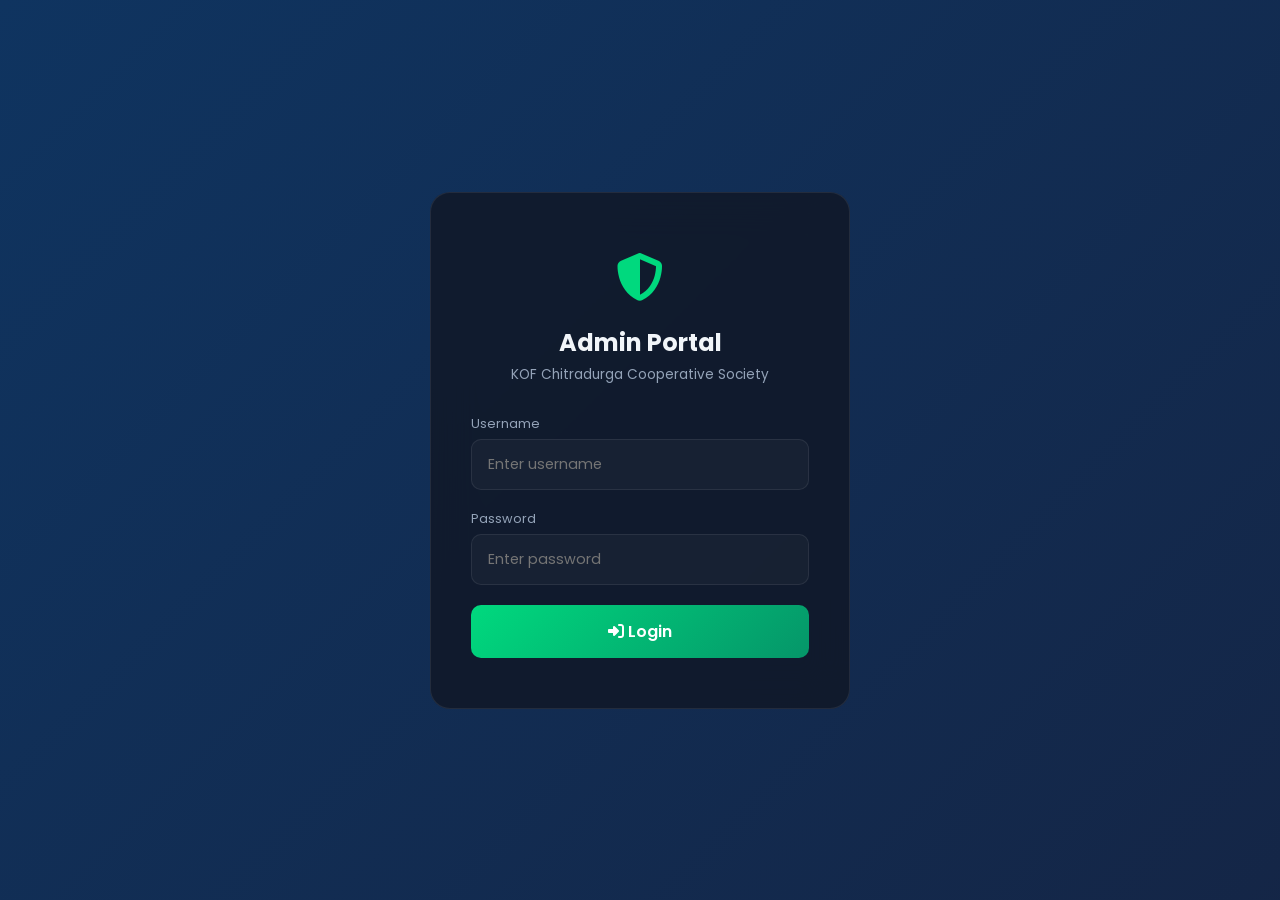
<file: admin.html>
<!DOCTYPE html>
<html lang="en">
<head>
    <meta charset="UTF-8">
    <meta name="viewport" content="width=device-width, initial-scale=1.0">
    <title>KOF Chitradurga - Admin Portal</title>
    <link href="https://fonts.googleapis.com/css2?family=Poppins:wght@300;400;500;600;700;800&display=swap" rel="stylesheet">
    <link rel="stylesheet" href="https://cdnjs.cloudflare.com/ajax/libs/font-awesome/6.5.1/css/all.min.css">
    <style>
        * { margin: 0; padding: 0; box-sizing: border-box; }
        :root {
            --bg-primary: #0a0e1a;
            --bg-secondary: #111827;
            --bg-card: rgba(17, 24, 39, 0.7);
            --accent-green: #00d97e;
            --accent-gold: #fbbf24;
            --text-primary: #f1f5f9;
            --text-secondary: #94a3b8;
            --border-color: rgba(255,255,255,0.08);
            --glass-bg: rgba(255,255,255,0.03);
            --sidebar-width: 260px;
            --danger: #ef4444;
            --info: #3b82f6;
        }
        body {
            font-family: 'Poppins', sans-serif;
            background: var(--bg-primary);
            color: var(--text-primary);
            min-height: 100vh;
            overflow-x: hidden;
        }
        /* LOGIN PAGE */
        .login-container {
            min-height: 100vh;
            display: flex;
            align-items: center;
            justify-content: center;
            background: linear-gradient(-45deg, #0a0e1a, #1a1a2e, #16213e, #0f3460);
            background-size: 400% 400%;
            animation: gradientShift 15s ease infinite;
        }
        @keyframes gradientShift {
            0% { background-position: 0% 50%; }
            50% { background-position: 100% 50%; }
            100% { background-position: 0% 50%; }
        }
        .login-box {
            background: rgba(17, 24, 39, 0.85);
            backdrop-filter: blur(20px);
            border: 1px solid var(--border-color);
            border-radius: 20px;
            padding: 50px 40px;
            width: 100%;
            max-width: 420px;
            text-align: center;
            animation: fadeInUp 0.8s ease;
        }
        @keyframes fadeInUp {
            from { opacity: 0; transform: translateY(30px); }
            to { opacity: 1; transform: translateY(0); }
        }
        .login-box .logo { font-size: 3rem; margin-bottom: 10px; color: var(--accent-green); }
        .login-box h2 { font-size: 1.5rem; margin-bottom: 5px; font-weight: 700; }
        .login-box p { color: var(--text-secondary); font-size: 0.85rem; margin-bottom: 30px; }
        .login-box .input-group { position: relative; margin-bottom: 20px; text-align: left; }
        .login-box .input-group label { display: block; font-size: 0.8rem; color: var(--text-secondary); margin-bottom: 6px; }
        .login-box .input-group input {
            width: 100%; padding: 14px 16px; border-radius: 10px;
            border: 1px solid var(--border-color); background: var(--glass-bg);
            color: var(--text-primary); font-family: 'Poppins'; font-size: 0.9rem;
            transition: border-color 0.3s;
        }
        .login-box .input-group input:focus { outline: none; border-color: var(--accent-green); }
        .login-btn {
            width: 100%; padding: 14px; border: none; border-radius: 10px;
            background: linear-gradient(135deg, var(--accent-green), #059669);
            color: #fff; font-family: 'Poppins'; font-size: 1rem; font-weight: 600;
            cursor: pointer; transition: transform 0.2s, box-shadow 0.3s;
        }
        .login-btn:hover { transform: translateY(-2px); box-shadow: 0 10px 30px rgba(0,217,126,0.3); }
        .login-error { color: var(--danger); font-size: 0.8rem; margin-top: 10px; display: none; }

        /* MAIN LAYOUT */
        .admin-wrapper { display: flex; min-height: 100vh; }
        .sidebar {
            width: var(--sidebar-width); background: rgba(17, 24, 39, 0.95);
            backdrop-filter: blur(20px); border-right: 1px solid var(--border-color);
            padding: 20px 0; position: fixed; top: 0; left: 0; height: 100vh;
            overflow-y: auto; z-index: 1000; transition: transform 0.3s ease;
        }
        .sidebar-header { padding: 10px 20px 30px; text-align: center; border-bottom: 1px solid var(--border-color); margin-bottom: 15px; }
        .sidebar-header h3 { color: var(--accent-green); font-size: 1.1rem; }
        .sidebar-header small { color: var(--text-secondary); font-size: 0.7rem; }
        .nav-item {
            display: flex; align-items: center; padding: 12px 24px; cursor: pointer;
            color: var(--text-secondary); transition: all 0.3s; font-size: 0.85rem; gap: 12px;
        }
        .nav-item:hover { background: var(--glass-bg); color: var(--text-primary); }
        .nav-item.active { color: var(--accent-green); background: rgba(0,217,126,0.08); border-right: 3px solid var(--accent-green); }
        .nav-item i { width: 20px; text-align: center; font-size: 1rem; }
        .nav-section-label { padding: 15px 24px 5px; font-size: 0.65rem; text-transform: uppercase; letter-spacing: 1px; color: var(--text-secondary); opacity: 0.6; }

        .main-content { margin-left: var(--sidebar-width); flex: 1; padding: 30px; min-height: 100vh; }
        .topbar {
            display: flex; justify-content: space-between; align-items: center;
            margin-bottom: 30px; padding-bottom: 20px; border-bottom: 1px solid var(--border-color);
        }
        .topbar h1 { font-size: 1.5rem; font-weight: 700; }
        .topbar-right { display: flex; align-items: center; gap: 15px; }
        .topbar-right .logout-btn {
            padding: 8px 16px; border-radius: 8px; border: 1px solid var(--danger);
            background: transparent; color: var(--danger); cursor: pointer; font-family: 'Poppins';
            font-size: 0.8rem; transition: all 0.3s;
        }
        .topbar-right .logout-btn:hover { background: var(--danger); color: #fff; }
        .hamburger { display: none; font-size: 1.5rem; cursor: pointer; color: var(--text-primary); }

        /* CARDS */
        .stats-grid { display: grid; grid-template-columns: repeat(auto-fit, minmax(220px, 1fr)); gap: 20px; margin-bottom: 30px; }
        .stat-card {
            background: var(--bg-card); backdrop-filter: blur(20px);
            border: 1px solid var(--border-color); border-radius: 16px;
            padding: 24px; transition: transform 0.3s, box-shadow 0.3s;
        }
        .stat-card:hover { transform: translateY(-4px); box-shadow: 0 10px 40px rgba(0,0,0,0.3); }
        .stat-card .stat-icon { font-size: 2rem; margin-bottom: 12px; }
        .stat-card .stat-value { font-size: 1.8rem; font-weight: 700; margin-bottom: 4px; }
        .stat-card .stat-label { font-size: 0.8rem; color: var(--text-secondary); }

        /* SECTION PANELS */
        .section-panel { display: none; animation: fadeIn 0.4s ease; }
        .section-panel.active { display: block; }
        @keyframes fadeIn { from { opacity: 0; transform: translateY(10px); } to { opacity: 1; transform: translateY(0); } }

        /* TABLES */
        .data-table { width: 100%; border-collapse: collapse; margin-top: 15px; }
        .data-table th {
            text-align: left; padding: 12px 16px; font-size: 0.75rem;
            text-transform: uppercase; letter-spacing: 0.5px; color: var(--text-secondary);
            border-bottom: 1px solid var(--border-color);
        }
        .data-table td { padding: 12px 16px; font-size: 0.85rem; border-bottom: 1px solid var(--border-color); }
        .data-table tr:nth-child(even) { background: rgba(255,255,255,0.02); }
        .data-table tr:hover { background: rgba(0,217,126,0.04); }

        /* BUTTONS */
        .btn {
            padding: 8px 16px; border-radius: 8px; border: none; cursor: pointer;
            font-family: 'Poppins'; font-size: 0.8rem; font-weight: 500; transition: all 0.3s;
        }
        .btn-primary { background: var(--accent-green); color: #000; }
        .btn-primary:hover { box-shadow: 0 4px 15px rgba(0,217,126,0.4); transform: translateY(-1px); }
        .btn-danger { background: var(--danger); color: #fff; }
        .btn-danger:hover { box-shadow: 0 4px 15px rgba(239,68,68,0.4); }
        .btn-info { background: var(--info); color: #fff; }
        .btn-info:hover { box-shadow: 0 4px 15px rgba(59,130,246,0.4); }
        .btn-gold { background: var(--accent-gold); color: #000; }
        .btn-gold:hover { box-shadow: 0 4px 15px rgba(251,191,36,0.4); }
        .btn-sm { padding: 6px 12px; font-size: 0.75rem; }

        /* MODAL */
        .modal-overlay {
            display: none; position: fixed; top: 0; left: 0; width: 100%; height: 100%;
            background: rgba(0,0,0,0.7); backdrop-filter: blur(5px); z-index: 2000;
            align-items: center; justify-content: center;
        }
        .modal-overlay.show { display: flex; animation: fadeIn 0.3s ease; }
        .modal {
            background: var(--bg-secondary); border: 1px solid var(--border-color);
            border-radius: 16px; padding: 30px; width: 90%; max-width: 600px;
            max-height: 85vh; overflow-y: auto;
        }
        .modal h3 { margin-bottom: 20px; font-size: 1.2rem; }
        .modal .form-group { margin-bottom: 16px; }
        .modal .form-group label { display: block; font-size: 0.8rem; color: var(--text-secondary); margin-bottom: 6px; }
        .modal .form-group input, .modal .form-group select, .modal .form-group textarea {
            width: 100%; padding: 10px 14px; border-radius: 8px;
            border: 1px solid var(--border-color); background: var(--glass-bg);
            color: var(--text-primary); font-family: 'Poppins'; font-size: 0.85rem;
        }
        .modal .form-group input:focus, .modal .form-group select:focus, .modal .form-group textarea:focus {
            outline: none; border-color: var(--accent-green);
        }
        .modal-actions { display: flex; gap: 10px; margin-top: 20px; justify-content: flex-end; }
        .form-row { display: grid; grid-template-columns: 1fr 1fr; gap: 15px; }

        /* TOAST */
        .toast-container { position: fixed; top: 20px; right: 20px; z-index: 3000; }
        .toast {
            background: var(--bg-secondary); border: 1px solid var(--border-color);
            border-radius: 10px; padding: 14px 20px; margin-bottom: 10px;
            display: flex; align-items: center; gap: 10px; min-width: 280px;
            animation: slideInRight 0.4s ease; backdrop-filter: blur(20px);
        }
        .toast.success { border-left: 4px solid var(--accent-green); }
        .toast.error { border-left: 4px solid var(--danger); }
        .toast.info { border-left: 4px solid var(--info); }
        @keyframes slideInRight { from { opacity: 0; transform: translateX(50px); } to { opacity: 1; transform: translateX(0); } }
        .toast-close { margin-left: auto; cursor: pointer; color: var(--text-secondary); }

        /* SEARCH */
        .search-bar {
            display: flex; gap: 10px; margin-bottom: 20px; flex-wrap: wrap; align-items: center;
        }
        .search-bar input, .search-bar select {
            padding: 10px 14px; border-radius: 8px; border: 1px solid var(--border-color);
            background: var(--glass-bg); color: var(--text-primary); font-family: 'Poppins'; font-size: 0.85rem;
        }
        .search-bar input:focus, .search-bar select:focus { outline: none; border-color: var(--accent-green); }

        /* BADGE */
        .badge {
            padding: 4px 10px; border-radius: 20px; font-size: 0.7rem; font-weight: 600;
        }
        .badge-green { background: rgba(0,217,126,0.15); color: var(--accent-green); }
        .badge-red { background: rgba(239,68,68,0.15); color: var(--danger); }
        .badge-gold { background: rgba(251,191,36,0.15); color: var(--accent-gold); }
        .badge-blue { background: rgba(59,130,246,0.15); color: var(--info); }

        /* ACTIVITY FEED */
        .activity-feed { margin-top: 20px; }
        .activity-item {
            display: flex; align-items: flex-start; gap: 12px; padding: 12px 0;
            border-bottom: 1px solid var(--border-color);
        }
        .activity-item .activity-icon {
            width: 36px; height: 36px; border-radius: 50%; display: flex;
            align-items: center; justify-content: center; font-size: 0.8rem; flex-shrink: 0;
        }
        .activity-item .activity-text { font-size: 0.85rem; }
        .activity-item .activity-time { font-size: 0.7rem; color: var(--text-secondary); margin-top: 2px; }

        /* ID CARD */
        .id-card-preview {
            background: linear-gradient(135deg, #1a1a2e, #16213e);
            border: 2px solid var(--accent-green); border-radius: 16px;
            padding: 30px; max-width: 400px; margin: 20px auto; text-align: center;
        }
        .id-card-preview .emp-avatar {
            width: 80px; height: 80px; border-radius: 50%;
            background: var(--accent-green); display: flex; align-items: center;
            justify-content: center; margin: 0 auto 15px; font-size: 2rem; color: #000; font-weight: 700;
        }

        /* RESPONSIVE */
        @media (max-width: 768px) {
            .sidebar { transform: translateX(-100%); }
            .sidebar.open { transform: translateX(0); }
            .main-content { margin-left: 0; padding: 20px; }
            .hamburger { display: block; }
            .form-row { grid-template-columns: 1fr; }
            .stats-grid { grid-template-columns: 1fr 1fr; }
        }
        @media (max-width: 480px) {
            .stats-grid { grid-template-columns: 1fr; }
        }

        /* Scrollbar */
        ::-webkit-scrollbar { width: 6px; }
        ::-webkit-scrollbar-track { background: var(--bg-primary); }
        ::-webkit-scrollbar-thumb { background: var(--accent-green); border-radius: 3px; }

        .quick-actions { display: flex; gap: 10px; flex-wrap: wrap; margin-bottom: 30px; }
        .card-section {
            background: var(--bg-card); backdrop-filter: blur(20px);
            border: 1px solid var(--border-color); border-radius: 16px; padding: 24px; margin-bottom: 20px;
        }
        .card-section h3 { margin-bottom: 15px; font-size: 1rem; }
        .table-responsive { overflow-x: auto; }
    </style>
</head>
<body>
    <!-- LOGIN PAGE -->
    <div id="loginPage" class="login-container">
        <div class="login-box">
            <div class="logo"><i class="fas fa-shield-halved"></i></div>
            <h2>Admin Portal</h2>
            <p>KOF Chitradurga Cooperative Society</p>
            <div class="input-group">
                <label>Username</label>
                <input type="text" id="loginUser" placeholder="Enter username" autocomplete="off">
            </div>
            <div class="input-group">
                <label>Password</label>
                <input type="password" id="loginPass" placeholder="Enter password">
            </div>
            <button class="login-btn" onclick="handleLogin()"><i class="fas fa-right-to-bracket"></i> Login</button>
            <div class="login-error" id="loginError">Invalid credentials. Please try again.</div>
        </div>
    </div>

    <!-- ADMIN PANEL -->
    <div id="adminPanel" class="admin-wrapper" style="display:none;">
        <!-- SIDEBAR -->
        <aside class="sidebar" id="sidebar">
            <div class="sidebar-header">
                <h3><i class="fas fa-leaf"></i> KOF Admin</h3>
                <small>Chitradurga Cooperative</small>
            </div>
            <div class="nav-section-label">Main</div>
            <div class="nav-item active" data-section="dashboard"><i class="fas fa-home"></i> Dashboard</div>
            <div class="nav-section-label">Management</div>
            <div class="nav-item" data-section="employees"><i class="fas fa-users"></i> Employees</div>
            <div class="nav-item" data-section="payslips"><i class="fas fa-file-invoice-dollar"></i> Payslips</div>
            <div class="nav-item" data-section="leaves"><i class="fas fa-calendar-check"></i> Leave Mgmt</div>
            <div class="nav-item" data-section="orders"><i class="fas fa-truck"></i> Orders</div>
            <div class="nav-section-label">Business</div>
            <div class="nav-item" data-section="rates"><i class="fas fa-tags"></i> Rates/Pricing</div>
            <div class="nav-item" data-section="tenders"><i class="fas fa-gavel"></i> Tenders</div>
            <div class="nav-section-label">Settings</div>
            <div class="nav-item" data-section="content"><i class="fas fa-globe"></i> Website Content</div>
            <div class="nav-item" data-section="marketing"><i class="fas fa-bullhorn"></i> Digital Marketing</div>
        </aside>

        <!-- MAIN CONTENT -->
        <main class="main-content">
            <div class="topbar">
                <div style="display:flex;align-items:center;gap:15px;">
                    <div class="hamburger" onclick="toggleSidebar()"><i class="fas fa-bars"></i></div>
                    <h1 id="pageTitle">Dashboard</h1>
                </div>
                <div class="topbar-right">
                    <span style="font-size:0.85rem;color:var(--text-secondary)"><i class="fas fa-user-shield"></i> Admin</span>
                    <button class="logout-btn" onclick="handleLogout()"><i class="fas fa-sign-out-alt"></i> Logout</button>
                </div>
            </div>


            <!-- DASHBOARD SECTION -->
            <div class="section-panel active" id="sec-dashboard">
                <div class="stats-grid">
                    <div class="stat-card">
                        <div class="stat-icon" style="color:var(--accent-green)"><i class="fas fa-users"></i></div>
                        <div class="stat-value" id="statEmployees">0</div>
                        <div class="stat-label">Total Employees</div>
                    </div>
                    <div class="stat-card">
                        <div class="stat-icon" style="color:var(--accent-gold)"><i class="fas fa-clock"></i></div>
                        <div class="stat-value" id="statLeaves">0</div>
                        <div class="stat-label">Pending Leaves</div>
                    </div>
                    <div class="stat-card">
                        <div class="stat-icon" style="color:var(--info)"><i class="fas fa-box"></i></div>
                        <div class="stat-value" id="statOrders">0</div>
                        <div class="stat-label">Active Orders</div>
                    </div>
                    <div class="stat-card">
                        <div class="stat-icon" style="color:#a78bfa"><i class="fas fa-indian-rupee-sign"></i></div>
                        <div class="stat-value" id="statRevenue">₹0</div>
                        <div class="stat-label">Monthly Revenue</div>
                    </div>
                </div>
                <div class="quick-actions">
                    <button class="btn btn-primary" onclick="navigateTo('employees');openAddEmployee()"><i class="fas fa-user-plus"></i> Add Employee</button>
                    <button class="btn btn-gold" onclick="navigateTo('payslips')"><i class="fas fa-file-invoice"></i> Generate Payslip</button>
                    <button class="btn btn-info" onclick="navigateTo('orders')"><i class="fas fa-plus"></i> New Order</button>
                    <button class="btn btn-primary" onclick="navigateTo('rates')"><i class="fas fa-tags"></i> Update Rates</button>
                </div>
                <div class="card-section">
                    <h3><i class="fas fa-timeline"></i> Recent Activity</h3>
                    <div class="activity-feed" id="activityFeed"></div>
                </div>
            </div>

            <!-- EMPLOYEES SECTION -->
            <div class="section-panel" id="sec-employees">
                <div class="search-bar">
                    <input type="text" id="empSearch" placeholder="Search employees..." oninput="renderEmployees()">
                    <select id="empDeptFilter" onchange="renderEmployees()">
                        <option value="">All Departments</option>
                        <option value="Operations">Operations</option>
                        <option value="Marketing">Marketing</option>
                        <option value="Procurement">Procurement</option>
                        <option value="Finance">Finance</option>
                        <option value="Production">Production</option>
                    </select>
                    <button class="btn btn-primary" onclick="openAddEmployee()"><i class="fas fa-user-plus"></i> Add Employee</button>
                </div>
                <div class="card-section">
                    <div class="table-responsive">
                        <table class="data-table">
                            <thead>
                                <tr><th>Emp ID</th><th>Name</th><th>Designation</th><th>Department</th><th>Phone</th><th>Actions</th></tr>
                            </thead>
                            <tbody id="empTableBody"></tbody>
                        </table>
                    </div>
                </div>
            </div>

            <!-- PAYSLIPS SECTION -->
            <div class="section-panel" id="sec-payslips">
                <div class="search-bar">
                    <select id="payEmpFilter" onchange="renderPayslips()"><option value="">All Employees</option></select>
                    <input type="month" id="payMonthFilter" onchange="renderPayslips()">
                    <button class="btn btn-primary" onclick="openGeneratePayslip()"><i class="fas fa-file-invoice-dollar"></i> Generate Payslip</button>
                </div>
                <div class="card-section">
                    <div class="table-responsive">
                        <table class="data-table">
                            <thead>
                                <tr><th>Emp ID</th><th>Employee</th><th>Month</th><th>Basic</th><th>Gross</th><th>Deductions</th><th>Net Pay</th><th>Actions</th></tr>
                            </thead>
                            <tbody id="payTableBody"></tbody>
                        </table>
                    </div>
                </div>
            </div>

            <!-- LEAVES SECTION -->
            <div class="section-panel" id="sec-leaves">
                <div class="search-bar">
                    <select id="leaveStatusFilter" onchange="renderLeaves()">
                        <option value="">All Status</option>
                        <option value="Pending">Pending</option>
                        <option value="Approved">Approved</option>
                        <option value="Rejected">Rejected</option>
                    </select>
                    <button class="btn btn-info" onclick="openLeaveBalance()"><i class="fas fa-chart-pie"></i> Leave Balance</button>
                </div>
                <div class="card-section">
                    <div class="table-responsive">
                        <table class="data-table">
                            <thead>
                                <tr><th>Employee</th><th>Type</th><th>From</th><th>To</th><th>Reason</th><th>Status</th><th>Actions</th></tr>
                            </thead>
                            <tbody id="leaveTableBody"></tbody>
                        </table>
                    </div>
                </div>
            </div>


            <!-- ORDERS SECTION -->
            <div class="section-panel" id="sec-orders">
                <div class="search-bar">
                    <select id="orderStatusFilter" onchange="renderOrders()">
                        <option value="">All Status</option>
                        <option value="Processing">Processing</option>
                        <option value="Dispatched">Dispatched</option>
                        <option value="In Transit">In Transit</option>
                        <option value="Delivered">Delivered</option>
                    </select>
                    <button class="btn btn-primary" onclick="openAddOrder()"><i class="fas fa-plus"></i> Create Order</button>
                </div>
                <div class="card-section">
                    <div class="table-responsive">
                        <table class="data-table">
                            <thead>
                                <tr><th>Order ID</th><th>Product</th><th>Qty</th><th>Distributor</th><th>Date</th><th>Status</th><th>Actions</th></tr>
                            </thead>
                            <tbody id="orderTableBody"></tbody>
                        </table>
                    </div>
                </div>
            </div>

            <!-- RATES SECTION -->
            <div class="section-panel" id="sec-rates">
                <div class="card-section">
                    <h3><i class="fas fa-tags"></i> Current Product Rates (₹ per Litre)</h3>
                    <div class="table-responsive">
                        <table class="data-table">
                            <thead>
                                <tr><th>Product</th><th>Commercial Rate</th><th>District Rate</th><th>MRP</th><th>Actions</th></tr>
                            </thead>
                            <tbody id="rateTableBody"></tbody>
                        </table>
                    </div>
                </div>
                <div class="card-section" style="margin-top:20px;">
                    <h3><i class="fas fa-history"></i> Rate Change History</h3>
                    <div class="table-responsive">
                        <table class="data-table">
                            <thead><tr><th>Date</th><th>Product</th><th>Field</th><th>Old Value</th><th>New Value</th></tr></thead>
                            <tbody id="rateHistoryBody"></tbody>
                        </table>
                    </div>
                </div>
            </div>

            <!-- TENDERS SECTION -->
            <div class="section-panel" id="sec-tenders">
                <div class="search-bar">
                    <button class="btn btn-primary" onclick="openAddTender()"><i class="fas fa-plus"></i> Add Tender</button>
                </div>
                <div class="card-section">
                    <div class="table-responsive">
                        <table class="data-table">
                            <thead>
                                <tr><th>Tender No</th><th>Title</th><th>EMD (₹)</th><th>Published</th><th>Deadline</th><th>Status</th><th>Actions</th></tr>
                            </thead>
                            <tbody id="tenderTableBody"></tbody>
                        </table>
                    </div>
                </div>
            </div>

            <!-- WEBSITE CONTENT SECTION -->
            <div class="section-panel" id="sec-content">
                <div class="card-section">
                    <h3><i class="fas fa-bullhorn"></i> Announcement / Notification</h3>
                    <div class="form-group" style="margin-top:10px;">
                        <textarea id="announcementText" rows="4" style="width:100%;padding:12px;border-radius:8px;border:1px solid var(--border-color);background:var(--glass-bg);color:var(--text-primary);font-family:'Poppins';font-size:0.85rem;"></textarea>
                    </div>
                    <button class="btn btn-primary" onclick="saveAnnouncement()"><i class="fas fa-save"></i> Save Announcement</button>
                </div>
                <div class="card-section" style="margin-top:20px;">
                    <h3><i class="fas fa-toggle-on"></i> Section Toggle</h3>
                    <div id="sectionToggles" style="margin-top:15px;"></div>
                </div>
            </div>

            <!-- MARKETING SECTION -->
            <div class="section-panel" id="sec-marketing">
                <div class="stats-grid">
                    <div class="stat-card">
                        <div class="stat-icon" style="color:var(--accent-green)"><i class="fas fa-image"></i></div>
                        <div class="stat-value" id="postsThisMonth">0</div>
                        <div class="stat-label">Posts This Month (Target: 5)</div>
                    </div>
                    <div class="stat-card">
                        <div class="stat-icon" style="color:var(--accent-gold)"><i class="fas fa-video"></i></div>
                        <div class="stat-value" id="videosThisMonth">0</div>
                        <div class="stat-label">Videos This Month (Target: 1)</div>
                    </div>
                </div>
                <div class="card-section">
                    <h3><i class="fas fa-calendar-alt"></i> Scheduled Posts</h3>
                    <button class="btn btn-primary" onclick="openSchedulePost()" style="margin-bottom:15px;"><i class="fas fa-plus"></i> Schedule Post</button>
                    <div class="table-responsive">
                        <table class="data-table">
                            <thead><tr><th>Date</th><th>Platform</th><th>Type</th><th>Caption</th><th>Status</th><th>Actions</th></tr></thead>
                            <tbody id="marketingTableBody"></tbody>
                        </table>
                    </div>
                </div>
            </div>
        </main>
    </div>

    <!-- TOAST CONTAINER -->
    <div class="toast-container" id="toastContainer"></div>

    <!-- MODAL OVERLAY -->
    <div class="modal-overlay" id="modalOverlay">
        <div class="modal" id="modalContent"></div>
    </div>


    <script>
    // ========== INITIALIZATION & SAMPLE DATA ==========
    function initSampleData() {
        if (!localStorage.getItem('kof_employees')) {
            localStorage.setItem('kof_employees', JSON.stringify([
                {id:"KOF-EMP-001", name:"Ramesh Siddappa", designation:"Operations Manager", dept:"Operations", phone:"9876543210", email:"ramesh@kofcta.org", doj:"2018-03-15", salary:{basic:30000,da:12000,hra:4500}, username:"ramesh", password:"emp123"},
                {id:"KOF-EMP-002", name:"Ashwini Kumar", designation:"Marketing Executive", dept:"Marketing", phone:"9876543211", email:"ashwini@kofcta.org", doj:"2020-06-01", salary:{basic:25000,da:10000,hra:3750}, username:"ashwini", password:"emp123"},
                {id:"KOF-EMP-003", name:"Basavaraj M", designation:"Procurement Officer", dept:"Procurement", phone:"9876543212", email:"basavaraj@kofcta.org", doj:"2019-01-10", salary:{basic:28000,da:11200,hra:4200}, username:"basavaraj", password:"emp123"},
                {id:"KOF-EMP-004", name:"Lakshmi Devi", designation:"Accounts Assistant", dept:"Finance", phone:"9876543213", email:"lakshmi@kofcta.org", doj:"2021-04-20", salary:{basic:22000,da:8800,hra:3300}, username:"lakshmi", password:"emp123"},
                {id:"KOF-EMP-005", name:"Suresh Patil", designation:"Plant Supervisor", dept:"Production", phone:"9876543214", email:"suresh@kofcta.org", doj:"2017-08-05", salary:{basic:32000,da:12800,hra:4800}, username:"suresh", password:"emp123"}
            ]));
        }
        if (!localStorage.getItem('kof_payslips')) {
            localStorage.setItem('kof_payslips', JSON.stringify([
                {id:"PAY-001", empId:"KOF-EMP-001", empName:"Ramesh Siddappa", month:"2025-01", basic:30000, da:12000, hra:4500, pf:3600, esi:735, pt:200, gross:46500, deductions:4535, net:41965},
                {id:"PAY-002", empId:"KOF-EMP-002", empName:"Ashwini Kumar", month:"2025-01", basic:25000, da:10000, hra:3750, pf:3000, esi:612, pt:200, gross:38750, deductions:3812, net:34938},
                {id:"PAY-003", empId:"KOF-EMP-003", empName:"Basavaraj M", month:"2025-01", basic:28000, da:11200, hra:4200, pf:3360, esi:686, pt:200, gross:43400, deductions:4246, net:39154}
            ]));
        }
        if (!localStorage.getItem('kof_leaves')) {
            localStorage.setItem('kof_leaves', JSON.stringify([
                {id:"LV-001", empId:"KOF-EMP-001", empName:"Ramesh Siddappa", type:"CL", from:"2025-02-10", to:"2025-02-11", reason:"Personal work", status:"Pending", remark:""},
                {id:"LV-002", empId:"KOF-EMP-004", empName:"Lakshmi Devi", type:"EL", from:"2025-02-15", to:"2025-02-20", reason:"Family function", status:"Pending", remark:""}
            ]));
        }
        if (!localStorage.getItem('kof_orders')) {
            localStorage.setItem('kof_orders', JSON.stringify([
                {id:"ORD-001", product:"Groundnut Oil", qty:"500L", distributor:"Raj Traders", date:"2025-01-15", status:"Delivered"},
                {id:"ORD-002", product:"Sunflower Oil", qty:"300L", distributor:"Sri Krishna Oils", date:"2025-01-20", status:"In Transit"},
                {id:"ORD-003", product:"Sesame Oil", qty:"200L", distributor:"Patil Distributors", date:"2025-01-25", status:"Processing"},
                {id:"ORD-004", product:"Coconut Oil", qty:"150L", distributor:"Mahalakshmi Stores", date:"2025-02-01", status:"Dispatched"}
            ]));
        }
        if (!localStorage.getItem('kof_rates')) {
            localStorage.setItem('kof_rates', JSON.stringify([
                {product:"Groundnut Oil", commercial:180, district:190, mrp:220},
                {product:"Sunflower Oil", commercial:150, district:160, mrp:195},
                {product:"Sesame Oil", commercial:280, district:295, mrp:350},
                {product:"Coconut Oil", commercial:200, district:210, mrp:260}
            ]));
        }
        if (!localStorage.getItem('kof_rate_history')) {
            localStorage.setItem('kof_rate_history', JSON.stringify([
                {date:"2025-01-01", product:"Groundnut Oil", field:"MRP", oldVal:210, newVal:220},
                {date:"2025-01-01", product:"Sunflower Oil", field:"Commercial", oldVal:145, newVal:150}
            ]));
        }
        if (!localStorage.getItem('kof_tenders')) {
            localStorage.setItem('kof_tenders', JSON.stringify([
                {id:"TND-001", title:"Supply of Groundnut Seeds 2025", tenderNo:"KOF/TEND/2025/001", emd:50000, published:"2025-01-10", deadline:"2025-02-10", status:"Open"},
                {id:"TND-002", title:"Annual Maintenance Contract - Plant", tenderNo:"KOF/TEND/2025/002", emd:25000, published:"2025-01-15", deadline:"2025-02-28", status:"Open"}
            ]));
        }
        if (!localStorage.getItem('kof_settings')) {
            localStorage.setItem('kof_settings', JSON.stringify({
                announcement: "KOF Chitradurga welcomes you! New groundnut oil stock available.",
                sections: {about:true, products:true, farmers:true, activities:true, contact:true, tenders:true}
            }));
        }
        if (!localStorage.getItem('kof_marketing')) {
            localStorage.setItem('kof_marketing', JSON.stringify([
                {id:"MKT-001", date:"2025-02-05", platform:"Instagram", type:"Image", caption:"Fresh Groundnut Oil now available!", status:"Published"},
                {id:"MKT-002", date:"2025-02-10", platform:"Facebook", type:"Video", caption:"Behind the scenes at KOF plant", status:"Scheduled"},
                {id:"MKT-003", date:"2025-02-15", platform:"Instagram", type:"Image", caption:"Farmer spotlight - supporting local!", status:"Scheduled"}
            ]));
        }
        if (!localStorage.getItem('kof_leave_balance')) {
            const emps = JSON.parse(localStorage.getItem('kof_employees'));
            const balances = {};
            emps.forEach(e => { balances[e.id] = {CL:15, EL:12, SL:10}; });
            localStorage.setItem('kof_leave_balance', JSON.stringify(balances));
        }
        if (!localStorage.getItem('kof_activity')) {
            localStorage.setItem('kof_activity', JSON.stringify([
                {icon:"fa-user-plus", color:"var(--accent-green)", text:"New employee Suresh Patil added", time:"2 hours ago"},
                {icon:"fa-file-invoice", color:"var(--accent-gold)", text:"Payslips generated for January 2025", time:"5 hours ago"},
                {icon:"fa-truck", color:"var(--info)", text:"Order ORD-002 dispatched to Sri Krishna Oils", time:"1 day ago"},
                {icon:"fa-tags", color:"#a78bfa", text:"Groundnut Oil MRP updated to ₹220", time:"2 days ago"}
            ]));
        }
    }


    // ========== LOGIN / LOGOUT / SESSION ==========
    function handleLogin() {
        const user = document.getElementById('loginUser').value.trim();
        const pass = document.getElementById('loginPass').value.trim();
        if (user === 'admin' && pass === 'kof@2026') {
            localStorage.setItem('kof_admin_session', 'true');
            showAdminPanel();
        } else {
            document.getElementById('loginError').style.display = 'block';
            setTimeout(() => document.getElementById('loginError').style.display = 'none', 3000);
        }
    }
    function handleLogout() {
        localStorage.removeItem('kof_admin_session');
        document.getElementById('adminPanel').style.display = 'none';
        document.getElementById('loginPage').style.display = 'flex';
    }
    function showAdminPanel() {
        document.getElementById('loginPage').style.display = 'none';
        document.getElementById('adminPanel').style.display = 'flex';
        loadDashboard();
        renderEmployees();
        renderPayslips();
        renderLeaves();
        renderOrders();
        renderRates();
        renderTenders();
        renderMarketing();
        loadSettings();
    }
    function checkSession() {
        initSampleData();
        if (localStorage.getItem('kof_admin_session') === 'true') {
            showAdminPanel();
        }
    }

    // ========== NAVIGATION ==========
    function navigateTo(section) {
        document.querySelectorAll('.nav-item').forEach(n => n.classList.remove('active'));
        document.querySelectorAll('.section-panel').forEach(s => s.classList.remove('active'));
        const navItem = document.querySelector(`.nav-item[data-section="${section}"]`);
        if (navItem) navItem.classList.add('active');
        const secPanel = document.getElementById(`sec-${section}`);
        if (secPanel) secPanel.classList.add('active');
        const titles = {dashboard:'Dashboard',employees:'Employee Management',payslips:'Payslip Management',leaves:'Leave Management',orders:'Order Management',rates:'Rate / Price Management',tenders:'Tender Management',content:'Website Content',marketing:'Digital Marketing'};
        document.getElementById('pageTitle').textContent = titles[section] || 'Dashboard';
        // Close sidebar on mobile
        document.getElementById('sidebar').classList.remove('open');
    }
    document.querySelectorAll('.nav-item').forEach(item => {
        item.addEventListener('click', () => navigateTo(item.dataset.section));
    });
    function toggleSidebar() {
        document.getElementById('sidebar').classList.toggle('open');
    }

    // ========== TOAST NOTIFICATIONS ==========
    function showToast(message, type = 'success') {
        const container = document.getElementById('toastContainer');
        const icons = {success:'fa-check-circle', error:'fa-exclamation-circle', info:'fa-info-circle'};
        const toast = document.createElement('div');
        toast.className = `toast ${type}`;
        toast.innerHTML = `<i class="fas ${icons[type]}" style="color:var(--${type === 'success' ? 'accent-green' : type === 'error' ? 'danger' : 'info'})"></i>
            <span style="font-size:0.85rem;">${message}</span>
            <span class="toast-close" onclick="this.parentElement.remove()"><i class="fas fa-times"></i></span>`;
        container.appendChild(toast);
        setTimeout(() => toast.remove(), 4000);
    }

    // ========== MODAL ==========
    function openModal(html) {
        document.getElementById('modalContent').innerHTML = html;
        document.getElementById('modalOverlay').classList.add('show');
    }
    function closeModal() {
        document.getElementById('modalOverlay').classList.remove('show');
    }
    document.getElementById('modalOverlay').addEventListener('click', function(e) {
        if (e.target === this) closeModal();
    });

    // ========== DASHBOARD ==========
    function loadDashboard() {
        const emps = JSON.parse(localStorage.getItem('kof_employees')) || [];
        const leaves = JSON.parse(localStorage.getItem('kof_leaves')) || [];
        const orders = JSON.parse(localStorage.getItem('kof_orders')) || [];
        document.getElementById('statEmployees').textContent = emps.length;
        document.getElementById('statLeaves').textContent = leaves.filter(l => l.status === 'Pending').length;
        document.getElementById('statOrders').textContent = orders.filter(o => o.status !== 'Delivered').length;
        // Calculate rough monthly revenue from orders
        const revenue = orders.filter(o => o.status === 'Delivered').length * 75000;
        document.getElementById('statRevenue').textContent = '₹' + revenue.toLocaleString('en-IN');
        // Activity feed
        const activities = JSON.parse(localStorage.getItem('kof_activity')) || [];
        const feedEl = document.getElementById('activityFeed');
        feedEl.innerHTML = activities.map(a => `
            <div class="activity-item">
                <div class="activity-icon" style="background:${a.color}22;color:${a.color}"><i class="fas ${a.icon}"></i></div>
                <div><div class="activity-text">${a.text}</div><div class="activity-time">${a.time}</div></div>
            </div>
        `).join('');
    }
    function addActivity(icon, color, text) {
        const activities = JSON.parse(localStorage.getItem('kof_activity')) || [];
        activities.unshift({icon, color, text, time: 'Just now'});
        if (activities.length > 20) activities.pop();
        localStorage.setItem('kof_activity', JSON.stringify(activities));
    }


    // ========== EMPLOYEE MANAGEMENT ==========
    function getNextEmpId() {
        const emps = JSON.parse(localStorage.getItem('kof_employees')) || [];
        if (emps.length === 0) return 'KOF-EMP-001';
        const nums = emps.map(e => parseInt(e.id.split('-')[2]));
        const next = Math.max(...nums) + 1;
        return `KOF-EMP-${String(next).padStart(3,'0')}`;
    }
    function renderEmployees() {
        const emps = JSON.parse(localStorage.getItem('kof_employees')) || [];
        const search = document.getElementById('empSearch').value.toLowerCase();
        const dept = document.getElementById('empDeptFilter').value;
        const filtered = emps.filter(e => {
            const matchSearch = e.name.toLowerCase().includes(search) || e.id.toLowerCase().includes(search) || e.designation.toLowerCase().includes(search);
            const matchDept = !dept || e.dept === dept;
            return matchSearch && matchDept;
        });
        document.getElementById('empTableBody').innerHTML = filtered.map(e => `
            <tr>
                <td><span class="badge badge-green">${e.id}</span></td>
                <td>${e.name}</td>
                <td>${e.designation}</td>
                <td>${e.dept}</td>
                <td>${e.phone}</td>
                <td>
                    <button class="btn btn-info btn-sm" onclick="openEditEmployee('${e.id}')"><i class="fas fa-edit"></i></button>
                    <button class="btn btn-gold btn-sm" onclick="showIdCard('${e.id}')"><i class="fas fa-id-card"></i></button>
                    <button class="btn btn-danger btn-sm" onclick="deleteEmployee('${e.id}')"><i class="fas fa-trash"></i></button>
                </td>
            </tr>
        `).join('');
        // Update payslip employee dropdown
        const paySelect = document.getElementById('payEmpFilter');
        const currentVal = paySelect.value;
        paySelect.innerHTML = '<option value="">All Employees</option>' + emps.map(e => `<option value="${e.id}">${e.name} (${e.id})</option>`).join('');
        paySelect.value = currentVal;
    }
    function openAddEmployee() {
        const nextId = getNextEmpId();
        openModal(`
            <h3><i class="fas fa-user-plus"></i> Add New Employee</h3>
            <div class="form-row">
                <div class="form-group"><label>Employee ID</label><input type="text" id="fEmpId" value="${nextId}" readonly></div>
                <div class="form-group"><label>Full Name *</label><input type="text" id="fEmpName" required></div>
            </div>
            <div class="form-row">
                <div class="form-group"><label>Designation *</label><input type="text" id="fEmpDesig"></div>
                <div class="form-group"><label>Department *</label>
                    <select id="fEmpDept"><option>Operations</option><option>Marketing</option><option>Procurement</option><option>Finance</option><option>Production</option><option>HR</option><option>IT</option></select>
                </div>
            </div>
            <div class="form-row">
                <div class="form-group"><label>Phone *</label><input type="tel" id="fEmpPhone"></div>
                <div class="form-group"><label>Email</label><input type="email" id="fEmpEmail"></div>
            </div>
            <div class="form-row">
                <div class="form-group"><label>Date of Joining *</label><input type="date" id="fEmpDoj"></div>
                <div class="form-group"><label>Basic Salary *</label><input type="number" id="fEmpBasic"></div>
            </div>
            <div class="form-row">
                <div class="form-group"><label>DA</label><input type="number" id="fEmpDA"></div>
                <div class="form-group"><label>HRA</label><input type="number" id="fEmpHRA"></div>
            </div>
            <div class="form-row">
                <div class="form-group"><label>Portal Username *</label><input type="text" id="fEmpUser"></div>
                <div class="form-group"><label>Portal Password *</label><input type="text" id="fEmpPass"></div>
            </div>
            <div class="modal-actions">
                <button class="btn btn-danger" onclick="closeModal()">Cancel</button>
                <button class="btn btn-primary" onclick="saveNewEmployee()"><i class="fas fa-save"></i> Save Employee</button>
            </div>
        `);
    }
    function saveNewEmployee() {
        const name = document.getElementById('fEmpName').value.trim();
        const desig = document.getElementById('fEmpDesig').value.trim();
        const dept = document.getElementById('fEmpDept').value;
        const phone = document.getElementById('fEmpPhone').value.trim();
        const email = document.getElementById('fEmpEmail').value.trim();
        const doj = document.getElementById('fEmpDoj').value;
        const basic = parseInt(document.getElementById('fEmpBasic').value) || 0;
        const da = parseInt(document.getElementById('fEmpDA').value) || 0;
        const hra = parseInt(document.getElementById('fEmpHRA').value) || 0;
        const username = document.getElementById('fEmpUser').value.trim();
        const password = document.getElementById('fEmpPass').value.trim();
        if (!name || !desig || !phone || !doj || !basic || !username || !password) {
            showToast('Please fill all required fields!', 'error'); return;
        }
        const emps = JSON.parse(localStorage.getItem('kof_employees')) || [];
        const newEmp = { id: document.getElementById('fEmpId').value, name, designation:desig, dept, phone, email, doj, salary:{basic,da,hra}, username, password };
        emps.push(newEmp);
        localStorage.setItem('kof_employees', JSON.stringify(emps));
        // Add leave balance for new employee
        const balances = JSON.parse(localStorage.getItem('kof_leave_balance')) || {};
        balances[newEmp.id] = {CL:15, EL:12, SL:10};
        localStorage.setItem('kof_leave_balance', JSON.stringify(balances));
        addActivity('fa-user-plus', 'var(--accent-green)', `New employee ${name} added (${newEmp.id})`);
        closeModal();
        renderEmployees();
        loadDashboard();
        showToast(`Employee ${name} added successfully!`);
    }
    function openEditEmployee(empId) {
        const emps = JSON.parse(localStorage.getItem('kof_employees')) || [];
        const e = emps.find(x => x.id === empId);
        if (!e) return;
        openModal(`
            <h3><i class="fas fa-edit"></i> Edit Employee - ${e.id}</h3>
            <div class="form-row">
                <div class="form-group"><label>Employee ID</label><input type="text" value="${e.id}" readonly></div>
                <div class="form-group"><label>Full Name *</label><input type="text" id="eEmpName" value="${e.name}"></div>
            </div>
            <div class="form-row">
                <div class="form-group"><label>Designation *</label><input type="text" id="eEmpDesig" value="${e.designation}"></div>
                <div class="form-group"><label>Department *</label>
                    <select id="eEmpDept">
                        <option ${e.dept==='Operations'?'selected':''}>Operations</option>
                        <option ${e.dept==='Marketing'?'selected':''}>Marketing</option>
                        <option ${e.dept==='Procurement'?'selected':''}>Procurement</option>
                        <option ${e.dept==='Finance'?'selected':''}>Finance</option>
                        <option ${e.dept==='Production'?'selected':''}>Production</option>
                        <option ${e.dept==='HR'?'selected':''}>HR</option>
                        <option ${e.dept==='IT'?'selected':''}>IT</option>
                    </select>
                </div>
            </div>
            <div class="form-row">
                <div class="form-group"><label>Phone *</label><input type="tel" id="eEmpPhone" value="${e.phone}"></div>
                <div class="form-group"><label>Email</label><input type="email" id="eEmpEmail" value="${e.email}"></div>
            </div>
            <div class="form-row">
                <div class="form-group"><label>Date of Joining</label><input type="date" id="eEmpDoj" value="${e.doj}"></div>
                <div class="form-group"><label>Basic Salary *</label><input type="number" id="eEmpBasic" value="${e.salary.basic}"></div>
            </div>
            <div class="form-row">
                <div class="form-group"><label>DA</label><input type="number" id="eEmpDA" value="${e.salary.da}"></div>
                <div class="form-group"><label>HRA</label><input type="number" id="eEmpHRA" value="${e.salary.hra}"></div>
            </div>
            <div class="form-row">
                <div class="form-group"><label>Portal Username</label><input type="text" id="eEmpUser" value="${e.username}"></div>
                <div class="form-group"><label>Portal Password</label><input type="text" id="eEmpPass" value="${e.password}"></div>
            </div>
            <div class="modal-actions">
                <button class="btn btn-danger" onclick="closeModal()">Cancel</button>
                <button class="btn btn-primary" onclick="saveEditEmployee('${e.id}')"><i class="fas fa-save"></i> Update</button>
            </div>
        `);
    }
    function saveEditEmployee(empId) {
        const emps = JSON.parse(localStorage.getItem('kof_employees')) || [];
        const idx = emps.findIndex(x => x.id === empId);
        if (idx === -1) return;
        emps[idx].name = document.getElementById('eEmpName').value.trim();
        emps[idx].designation = document.getElementById('eEmpDesig').value.trim();
        emps[idx].dept = document.getElementById('eEmpDept').value;
        emps[idx].phone = document.getElementById('eEmpPhone').value.trim();
        emps[idx].email = document.getElementById('eEmpEmail').value.trim();
        emps[idx].doj = document.getElementById('eEmpDoj').value;
        emps[idx].salary.basic = parseInt(document.getElementById('eEmpBasic').value) || 0;
        emps[idx].salary.da = parseInt(document.getElementById('eEmpDA').value) || 0;
        emps[idx].salary.hra = parseInt(document.getElementById('eEmpHRA').value) || 0;
        emps[idx].username = document.getElementById('eEmpUser').value.trim();
        emps[idx].password = document.getElementById('eEmpPass').value.trim();
        localStorage.setItem('kof_employees', JSON.stringify(emps));
        closeModal(); renderEmployees(); showToast(`Employee ${emps[idx].name} updated!`);
    }
    function deleteEmployee(empId) {
        if (!confirm(`Are you sure you want to delete employee ${empId}? This cannot be undone.`)) return;
        let emps = JSON.parse(localStorage.getItem('kof_employees')) || [];
        const emp = emps.find(e => e.id === empId);
        emps = emps.filter(e => e.id !== empId);
        localStorage.setItem('kof_employees', JSON.stringify(emps));
        addActivity('fa-user-minus', 'var(--danger)', `Employee ${emp ? emp.name : empId} deleted`);
        renderEmployees(); loadDashboard(); showToast('Employee deleted!', 'error');
    }
    function showIdCard(empId) {
        const emps = JSON.parse(localStorage.getItem('kof_employees')) || [];
        const e = emps.find(x => x.id === empId);
        if (!e) return;
        const initials = e.name.split(' ').map(w => w[0]).join('').toUpperCase();
        openModal(`
            <h3><i class="fas fa-id-card"></i> Employee ID Card</h3>
            <div class="id-card-preview">
                <div style="font-size:0.7rem;color:var(--accent-green);margin-bottom:10px;">KOF CHITRADURGA COOPERATIVE</div>
                <div class="emp-avatar">${initials}</div>
                <h3 style="margin-bottom:4px;">${e.name}</h3>
                <p style="color:var(--text-secondary);font-size:0.85rem;">${e.designation}</p>
                <div style="margin-top:15px;text-align:left;font-size:0.8rem;">
                    <p><strong>ID:</strong> ${e.id}</p>
                    <p><strong>Dept:</strong> ${e.dept}</p>
                    <p><strong>Phone:</strong> ${e.phone}</p>
                    <p><strong>Email:</strong> ${e.email}</p>
                    <p><strong>DOJ:</strong> ${e.doj}</p>
                </div>
                <div style="margin-top:15px;padding-top:10px;border-top:1px solid var(--border-color);font-size:0.65rem;color:var(--text-secondary);">
                    Karnataka Oilseed Federation, Chitradurga
                </div>
            </div>
            <div class="modal-actions"><button class="btn btn-primary" onclick="closeModal()">Close</button></div>
        `);
    }


    // ========== PAYSLIP MANAGEMENT ==========
    function renderPayslips() {
        const payslips = JSON.parse(localStorage.getItem('kof_payslips')) || [];
        const empFilter = document.getElementById('payEmpFilter').value;
        const monthFilter = document.getElementById('payMonthFilter').value;
        const filtered = payslips.filter(p => {
            const matchEmp = !empFilter || p.empId === empFilter;
            const matchMonth = !monthFilter || p.month === monthFilter;
            return matchEmp && matchMonth;
        });
        document.getElementById('payTableBody').innerHTML = filtered.map(p => `
            <tr>
                <td><span class="badge badge-green">${p.empId}</span></td>
                <td>${p.empName}</td>
                <td>${p.month}</td>
                <td>₹${p.basic.toLocaleString()}</td>
                <td>₹${p.gross.toLocaleString()}</td>
                <td>₹${p.deductions.toLocaleString()}</td>
                <td><strong>₹${p.net.toLocaleString()}</strong></td>
                <td><button class="btn btn-info btn-sm" onclick="viewPayslip('${p.id}')"><i class="fas fa-eye"></i></button></td>
            </tr>
        `).join('');
    }
    function openGeneratePayslip() {
        const emps = JSON.parse(localStorage.getItem('kof_employees')) || [];
        const empOptions = emps.map(e => `<option value="${e.id}">${e.name} (${e.id})</option>`).join('');
        openModal(`
            <h3><i class="fas fa-file-invoice-dollar"></i> Generate Payslip</h3>
            <div class="form-row">
                <div class="form-group"><label>Select Employee *</label><select id="pEmpSelect" onchange="calcPayslip()">${empOptions}</select></div>
                <div class="form-group"><label>Month/Year *</label><input type="month" id="pMonth" onchange="calcPayslip()"></div>
            </div>
            <div class="card-section" style="margin-top:10px;">
                <h3>Salary Breakdown</h3>
                <div class="form-row">
                    <div class="form-group"><label>Basic</label><input type="number" id="pBasic" readonly></div>
                    <div class="form-group"><label>DA</label><input type="number" id="pDA" readonly></div>
                </div>
                <div class="form-row">
                    <div class="form-group"><label>HRA</label><input type="number" id="pHRA" readonly></div>
                    <div class="form-group"><label>Gross</label><input type="number" id="pGross" readonly></div>
                </div>
                <h3 style="margin-top:15px;">Deductions</h3>
                <div class="form-row">
                    <div class="form-group"><label>PF (12% of Basic)</label><input type="number" id="pPF" readonly></div>
                    <div class="form-group"><label>ESI (0.75% of Gross)</label><input type="number" id="pESI" readonly></div>
                </div>
                <div class="form-row">
                    <div class="form-group"><label>PT</label><input type="number" id="pPT" value="200" readonly></div>
                    <div class="form-group"><label><strong>Net Pay</strong></label><input type="number" id="pNet" readonly style="font-weight:700;color:var(--accent-green);"></div>
                </div>
            </div>
            <div class="modal-actions">
                <button class="btn btn-danger" onclick="closeModal()">Cancel</button>
                <button class="btn btn-primary" onclick="savePayslip()"><i class="fas fa-save"></i> Generate & Save</button>
            </div>
        `);
        calcPayslip();
    }
    function calcPayslip() {
        const emps = JSON.parse(localStorage.getItem('kof_employees')) || [];
        const empId = document.getElementById('pEmpSelect').value;
        const emp = emps.find(e => e.id === empId);
        if (!emp) return;
        const basic = emp.salary.basic;
        const da = emp.salary.da;
        const hra = emp.salary.hra;
        const gross = basic + da + hra;
        const pf = Math.round(basic * 0.12);
        const esi = Math.round(gross * 0.0075);
        const pt = 200;
        const net = gross - pf - esi - pt;
        document.getElementById('pBasic').value = basic;
        document.getElementById('pDA').value = da;
        document.getElementById('pHRA').value = hra;
        document.getElementById('pGross').value = gross;
        document.getElementById('pPF').value = pf;
        document.getElementById('pESI').value = esi;
        document.getElementById('pPT').value = pt;
        document.getElementById('pNet').value = net;
    }
    function savePayslip() {
        const empId = document.getElementById('pEmpSelect').value;
        const month = document.getElementById('pMonth').value;
        if (!month) { showToast('Please select a month!', 'error'); return; }
        const emps = JSON.parse(localStorage.getItem('kof_employees')) || [];
        const emp = emps.find(e => e.id === empId);
        const payslips = JSON.parse(localStorage.getItem('kof_payslips')) || [];
        // Check duplicate
        if (payslips.find(p => p.empId === empId && p.month === month)) {
            showToast('Payslip already exists for this employee & month!', 'error'); return;
        }
        const basic = parseInt(document.getElementById('pBasic').value);
        const da = parseInt(document.getElementById('pDA').value);
        const hra = parseInt(document.getElementById('pHRA').value);
        const gross = parseInt(document.getElementById('pGross').value);
        const pf = parseInt(document.getElementById('pPF').value);
        const esi = parseInt(document.getElementById('pESI').value);
        const pt = parseInt(document.getElementById('pPT').value);
        const net = parseInt(document.getElementById('pNet').value);
        const newPay = { id: `PAY-${String(payslips.length + 1).padStart(3,'0')}`, empId, empName: emp.name, month, basic, da, hra, pf, esi, pt, gross, deductions: pf+esi+pt, net };
        payslips.push(newPay);
        localStorage.setItem('kof_payslips', JSON.stringify(payslips));
        addActivity('fa-file-invoice-dollar', 'var(--accent-gold)', `Payslip generated for ${emp.name} (${month})`);
        closeModal(); renderPayslips(); loadDashboard(); showToast(`Payslip generated for ${emp.name}!`);
    }
    function viewPayslip(payId) {
        const payslips = JSON.parse(localStorage.getItem('kof_payslips')) || [];
        const p = payslips.find(x => x.id === payId);
        if (!p) return;
        openModal(`
            <h3><i class="fas fa-file-invoice"></i> Payslip - ${p.empName}</h3>
            <div class="card-section" id="payslipPrint">
                <div style="text-align:center;margin-bottom:20px;">
                    <h2 style="color:var(--accent-green);font-size:1.1rem;">KOF CHITRADURGA COOPERATIVE</h2>
                    <p style="font-size:0.75rem;color:var(--text-secondary);">Salary Slip for ${p.month}</p>
                </div>
                <div style="display:grid;grid-template-columns:1fr 1fr;gap:10px;font-size:0.85rem;">
                    <p><strong>Employee:</strong> ${p.empName}</p>
                    <p><strong>Emp ID:</strong> ${p.empId}</p>
                </div>
                <hr style="border-color:var(--border-color);margin:15px 0;">
                <h4 style="font-size:0.85rem;margin-bottom:10px;">Earnings</h4>
                <div style="display:grid;grid-template-columns:1fr 1fr;gap:8px;font-size:0.8rem;">
                    <p>Basic Salary</p><p style="text-align:right">₹${p.basic.toLocaleString()}</p>
                    <p>Dearness Allowance</p><p style="text-align:right">₹${p.da.toLocaleString()}</p>
                    <p>House Rent Allowance</p><p style="text-align:right">₹${p.hra.toLocaleString()}</p>
                    <p><strong>Gross Salary</strong></p><p style="text-align:right"><strong>₹${p.gross.toLocaleString()}</strong></p>
                </div>
                <hr style="border-color:var(--border-color);margin:15px 0;">
                <h4 style="font-size:0.85rem;margin-bottom:10px;">Deductions</h4>
                <div style="display:grid;grid-template-columns:1fr 1fr;gap:8px;font-size:0.8rem;">
                    <p>Provident Fund (PF)</p><p style="text-align:right">₹${p.pf.toLocaleString()}</p>
                    <p>ESI</p><p style="text-align:right">₹${p.esi.toLocaleString()}</p>
                    <p>Professional Tax</p><p style="text-align:right">₹${p.pt.toLocaleString()}</p>
                    <p><strong>Total Deductions</strong></p><p style="text-align:right"><strong>₹${p.deductions.toLocaleString()}</strong></p>
                </div>
                <hr style="border-color:var(--border-color);margin:15px 0;">
                <div style="text-align:center;padding:10px;background:rgba(0,217,126,0.1);border-radius:10px;">
                    <p style="font-size:0.8rem;color:var(--text-secondary);">Net Pay</p>
                    <p style="font-size:1.5rem;font-weight:700;color:var(--accent-green);">₹${p.net.toLocaleString()}</p>
                </div>
            </div>
            <div class="modal-actions">
                <button class="btn btn-info" onclick="printPayslip()"><i class="fas fa-print"></i> Print</button>
                <button class="btn btn-primary" onclick="closeModal()">Close</button>
            </div>
        `);
    }
    function printPayslip() {
        const content = document.getElementById('payslipPrint').innerHTML;
        const win = window.open('','','width=800,height=600');
        win.document.write(`<html><head><title>Payslip</title><style>body{font-family:'Poppins',sans-serif;padding:30px;}h2,h3,h4{margin:0;}p{margin:4px 0;}</style></head><body>${content}</body></html>`);
        win.document.close(); win.print();
    }


    // ========== LEAVE MANAGEMENT ==========
    function renderLeaves() {
        const leaves = JSON.parse(localStorage.getItem('kof_leaves')) || [];
        const statusFilter = document.getElementById('leaveStatusFilter').value;
        const filtered = leaves.filter(l => !statusFilter || l.status === statusFilter);
        document.getElementById('leaveTableBody').innerHTML = filtered.map(l => {
            const statusBadge = l.status === 'Approved' ? 'badge-green' : l.status === 'Rejected' ? 'badge-red' : 'badge-gold';
            const actions = l.status === 'Pending' ? `
                <button class="btn btn-primary btn-sm" onclick="updateLeave('${l.id}','Approved')"><i class="fas fa-check"></i></button>
                <button class="btn btn-danger btn-sm" onclick="updateLeave('${l.id}','Rejected')"><i class="fas fa-times"></i></button>
            ` : `<span class="badge ${statusBadge}">${l.status}</span>`;
            return `<tr>
                <td>${l.empName}</td>
                <td><span class="badge badge-blue">${l.type}</span></td>
                <td>${l.from}</td>
                <td>${l.to}</td>
                <td>${l.reason}</td>
                <td><span class="badge ${statusBadge}">${l.status}</span></td>
                <td>${l.status === 'Pending' ? actions : (l.remark || '-')}</td>
            </tr>`;
        }).join('');
    }
    function updateLeave(leaveId, newStatus) {
        const remark = prompt(`Enter remark for ${newStatus.toLowerCase()}:`);
        if (remark === null) return;
        const leaves = JSON.parse(localStorage.getItem('kof_leaves')) || [];
        const idx = leaves.findIndex(l => l.id === leaveId);
        if (idx === -1) return;
        leaves[idx].status = newStatus;
        leaves[idx].remark = remark;
        // Update leave balance if approved
        if (newStatus === 'Approved') {
            const balances = JSON.parse(localStorage.getItem('kof_leave_balance')) || {};
            const empBal = balances[leaves[idx].empId];
            if (empBal) {
                const from = new Date(leaves[idx].from);
                const to = new Date(leaves[idx].to);
                const days = Math.ceil((to - from) / (1000*60*60*24)) + 1;
                empBal[leaves[idx].type] = Math.max(0, (empBal[leaves[idx].type] || 0) - days);
                localStorage.setItem('kof_leave_balance', JSON.stringify(balances));
            }
        }
        localStorage.setItem('kof_leaves', JSON.stringify(leaves));
        addActivity('fa-calendar-check', newStatus === 'Approved' ? 'var(--accent-green)' : 'var(--danger)', `Leave ${newStatus.toLowerCase()} for ${leaves[idx].empName}`);
        renderLeaves(); loadDashboard();
        showToast(`Leave ${newStatus.toLowerCase()} for ${leaves[idx].empName}!`, newStatus === 'Approved' ? 'success' : 'info');
    }
    function openLeaveBalance() {
        const emps = JSON.parse(localStorage.getItem('kof_employees')) || [];
        const balances = JSON.parse(localStorage.getItem('kof_leave_balance')) || {};
        let rows = emps.map(e => {
            const b = balances[e.id] || {CL:15, EL:12, SL:10};
            return `<tr><td>${e.name}</td><td>${e.id}</td><td>${b.CL}</td><td>${b.EL}</td><td>${b.SL}</td><td>${b.CL+b.EL+b.SL}</td></tr>`;
        }).join('');
        openModal(`
            <h3><i class="fas fa-chart-pie"></i> Leave Balance (Per Year: CL:15, EL:12, SL:10)</h3>
            <div class="table-responsive">
                <table class="data-table">
                    <thead><tr><th>Employee</th><th>ID</th><th>CL</th><th>EL</th><th>SL</th><th>Total</th></tr></thead>
                    <tbody>${rows}</tbody>
                </table>
            </div>
            <div class="modal-actions"><button class="btn btn-primary" onclick="closeModal()">Close</button></div>
        `);
    }

    // ========== ORDER MANAGEMENT ==========
    function renderOrders() {
        const orders = JSON.parse(localStorage.getItem('kof_orders')) || [];
        const statusFilter = document.getElementById('orderStatusFilter').value;
        const filtered = orders.filter(o => !statusFilter || o.status === statusFilter);
        document.getElementById('orderTableBody').innerHTML = filtered.map(o => {
            const statusColors = {'Processing':'badge-gold','Dispatched':'badge-blue','In Transit':'badge-blue','Delivered':'badge-green'};
            return `<tr>
                <td><span class="badge badge-green">${o.id}</span></td>
                <td>${o.product}</td>
                <td>${o.qty}</td>
                <td>${o.distributor}</td>
                <td>${o.date}</td>
                <td><span class="badge ${statusColors[o.status] || 'badge-gold'}">${o.status}</span></td>
                <td>
                    ${o.status !== 'Delivered' ? `<button class="btn btn-primary btn-sm" onclick="updateOrderStatus('${o.id}')"><i class="fas fa-arrow-right"></i></button>` : ''}
                    <button class="btn btn-danger btn-sm" onclick="deleteOrder('${o.id}')"><i class="fas fa-trash"></i></button>
                </td>
            </tr>`;
        }).join('');
    }
    function openAddOrder() {
        openModal(`
            <h3><i class="fas fa-plus"></i> Create New Order</h3>
            <div class="form-row">
                <div class="form-group"><label>Product *</label>
                    <select id="oProduct"><option>Groundnut Oil</option><option>Sunflower Oil</option><option>Sesame Oil</option><option>Coconut Oil</option></select>
                </div>
                <div class="form-group"><label>Quantity *</label><input type="text" id="oQty" placeholder="e.g., 500L"></div>
            </div>
            <div class="form-row">
                <div class="form-group"><label>Distributor *</label><input type="text" id="oDistributor"></div>
                <div class="form-group"><label>Date *</label><input type="date" id="oDate"></div>
            </div>
            <div class="modal-actions">
                <button class="btn btn-danger" onclick="closeModal()">Cancel</button>
                <button class="btn btn-primary" onclick="saveOrder()"><i class="fas fa-save"></i> Create Order</button>
            </div>
        `);
    }
    function saveOrder() {
        const product = document.getElementById('oProduct').value;
        const qty = document.getElementById('oQty').value.trim();
        const distributor = document.getElementById('oDistributor').value.trim();
        const date = document.getElementById('oDate').value;
        if (!qty || !distributor || !date) { showToast('Please fill all fields!', 'error'); return; }
        const orders = JSON.parse(localStorage.getItem('kof_orders')) || [];
        const newOrder = { id: `ORD-${String(orders.length + 1).padStart(3,'0')}`, product, qty, distributor, date, status:'Processing' };
        orders.push(newOrder);
        localStorage.setItem('kof_orders', JSON.stringify(orders));
        addActivity('fa-box', 'var(--info)', `New order ${newOrder.id} created for ${product}`);
        closeModal(); renderOrders(); loadDashboard(); showToast('Order created successfully!');
    }
    function updateOrderStatus(orderId) {
        const orders = JSON.parse(localStorage.getItem('kof_orders')) || [];
        const idx = orders.findIndex(o => o.id === orderId);
        if (idx === -1) return;
        const flow = ['Processing', 'Dispatched', 'In Transit', 'Delivered'];
        const currentIdx = flow.indexOf(orders[idx].status);
        if (currentIdx < flow.length - 1) {
            orders[idx].status = flow[currentIdx + 1];
            localStorage.setItem('kof_orders', JSON.stringify(orders));
            addActivity('fa-truck', 'var(--info)', `Order ${orderId} status: ${orders[idx].status}`);
            renderOrders(); loadDashboard(); showToast(`Order ${orderId} → ${orders[idx].status}`);
        }
    }
    function deleteOrder(orderId) {
        if (!confirm(`Delete order ${orderId}?`)) return;
        let orders = JSON.parse(localStorage.getItem('kof_orders')) || [];
        orders = orders.filter(o => o.id !== orderId);
        localStorage.setItem('kof_orders', JSON.stringify(orders));
        renderOrders(); loadDashboard(); showToast('Order deleted!', 'error');
    }


    // ========== RATE / PRICE MANAGEMENT ==========
    function renderRates() {
        const rates = JSON.parse(localStorage.getItem('kof_rates')) || [];
        document.getElementById('rateTableBody').innerHTML = rates.map(r => `
            <tr>
                <td><strong>${r.product}</strong></td>
                <td>₹${r.commercial}</td>
                <td>₹${r.district}</td>
                <td>₹${r.mrp}</td>
                <td><button class="btn btn-info btn-sm" onclick="openEditRate('${r.product}')"><i class="fas fa-edit"></i></button></td>
            </tr>
        `).join('');
        // Rate history
        const history = JSON.parse(localStorage.getItem('kof_rate_history')) || [];
        document.getElementById('rateHistoryBody').innerHTML = history.slice(0, 20).map(h => `
            <tr><td>${h.date}</td><td>${h.product}</td><td>${h.field}</td><td>₹${h.oldVal}</td><td>₹${h.newVal}</td></tr>
        `).join('');
    }
    function openEditRate(product) {
        const rates = JSON.parse(localStorage.getItem('kof_rates')) || [];
        const r = rates.find(x => x.product === product);
        if (!r) return;
        openModal(`
            <h3><i class="fas fa-tags"></i> Update Rate - ${r.product}</h3>
            <div class="form-group"><label>Commercial Rate (₹/L)</label><input type="number" id="rCommercial" value="${r.commercial}"></div>
            <div class="form-group"><label>District Rate (₹/L)</label><input type="number" id="rDistrict" value="${r.district}"></div>
            <div class="form-group"><label>MRP (₹/L)</label><input type="number" id="rMRP" value="${r.mrp}"></div>
            <div class="modal-actions">
                <button class="btn btn-danger" onclick="closeModal()">Cancel</button>
                <button class="btn btn-primary" onclick="saveRate('${product}')"><i class="fas fa-save"></i> Update Rate</button>
            </div>
        `);
    }
    function saveRate(product) {
        const rates = JSON.parse(localStorage.getItem('kof_rates')) || [];
        const idx = rates.findIndex(r => r.product === product);
        if (idx === -1) return;
        const history = JSON.parse(localStorage.getItem('kof_rate_history')) || [];
        const today = new Date().toISOString().split('T')[0];
        const newCommercial = parseInt(document.getElementById('rCommercial').value);
        const newDistrict = parseInt(document.getElementById('rDistrict').value);
        const newMRP = parseInt(document.getElementById('rMRP').value);
        if (rates[idx].commercial !== newCommercial) history.unshift({date:today, product, field:'Commercial', oldVal:rates[idx].commercial, newVal:newCommercial});
        if (rates[idx].district !== newDistrict) history.unshift({date:today, product, field:'District', oldVal:rates[idx].district, newVal:newDistrict});
        if (rates[idx].mrp !== newMRP) history.unshift({date:today, product, field:'MRP', oldVal:rates[idx].mrp, newVal:newMRP});
        rates[idx].commercial = newCommercial;
        rates[idx].district = newDistrict;
        rates[idx].mrp = newMRP;
        localStorage.setItem('kof_rates', JSON.stringify(rates));
        localStorage.setItem('kof_rate_history', JSON.stringify(history));
        addActivity('fa-tags', '#a78bfa', `${product} rates updated`);
        closeModal(); renderRates(); showToast(`${product} rates updated!`);
    }

    // ========== TENDER MANAGEMENT ==========
    function renderTenders() {
        const tenders = JSON.parse(localStorage.getItem('kof_tenders')) || [];
        document.getElementById('tenderTableBody').innerHTML = tenders.map(t => {
            const statusBadge = t.status === 'Open' ? 'badge-green' : t.status === 'Closed' ? 'badge-red' : 'badge-gold';
            return `<tr>
                <td>${t.tenderNo}</td>
                <td>${t.title}</td>
                <td>₹${t.emd.toLocaleString()}</td>
                <td>${t.published}</td>
                <td>${t.deadline}</td>
                <td><span class="badge ${statusBadge}">${t.status}</span></td>
                <td>
                    <button class="btn btn-info btn-sm" onclick="openEditTender('${t.id}')"><i class="fas fa-edit"></i></button>
                    <button class="btn btn-danger btn-sm" onclick="deleteTender('${t.id}')"><i class="fas fa-trash"></i></button>
                </td>
            </tr>`;
        }).join('');
    }
    function openAddTender() {
        openModal(`
            <h3><i class="fas fa-plus"></i> Add New Tender</h3>
            <div class="form-group"><label>Title *</label><input type="text" id="tTitle"></div>
            <div class="form-row">
                <div class="form-group"><label>Tender No *</label><input type="text" id="tNo" placeholder="KOF/TEND/2025/XXX"></div>
                <div class="form-group"><label>EMD Amount (₹) *</label><input type="number" id="tEMD"></div>
            </div>
            <div class="form-row">
                <div class="form-group"><label>Published Date *</label><input type="date" id="tPublished"></div>
                <div class="form-group"><label>Deadline *</label><input type="date" id="tDeadline"></div>
            </div>
            <div class="form-group"><label>Status</label>
                <select id="tStatus"><option>Open</option><option>Closed</option><option>Cancelled</option></select>
            </div>
            <div class="modal-actions">
                <button class="btn btn-danger" onclick="closeModal()">Cancel</button>
                <button class="btn btn-primary" onclick="saveTender()"><i class="fas fa-save"></i> Save Tender</button>
            </div>
        `);
    }
    function saveTender() {
        const title = document.getElementById('tTitle').value.trim();
        const tenderNo = document.getElementById('tNo').value.trim();
        const emd = parseInt(document.getElementById('tEMD').value) || 0;
        const published = document.getElementById('tPublished').value;
        const deadline = document.getElementById('tDeadline').value;
        const status = document.getElementById('tStatus').value;
        if (!title || !tenderNo || !published || !deadline) { showToast('Please fill all required fields!', 'error'); return; }
        const tenders = JSON.parse(localStorage.getItem('kof_tenders')) || [];
        tenders.push({ id:`TND-${String(tenders.length+1).padStart(3,'0')}`, title, tenderNo, emd, published, deadline, status });
        localStorage.setItem('kof_tenders', JSON.stringify(tenders));
        addActivity('fa-gavel', 'var(--accent-gold)', `New tender added: ${title}`);
        closeModal(); renderTenders(); showToast('Tender added successfully!');
    }
    function openEditTender(tenderId) {
        const tenders = JSON.parse(localStorage.getItem('kof_tenders')) || [];
        const t = tenders.find(x => x.id === tenderId);
        if (!t) return;
        openModal(`
            <h3><i class="fas fa-edit"></i> Edit Tender - ${t.tenderNo}</h3>
            <div class="form-group"><label>Title *</label><input type="text" id="etTitle" value="${t.title}"></div>
            <div class="form-row">
                <div class="form-group"><label>Tender No *</label><input type="text" id="etNo" value="${t.tenderNo}"></div>
                <div class="form-group"><label>EMD Amount (₹) *</label><input type="number" id="etEMD" value="${t.emd}"></div>
            </div>
            <div class="form-row">
                <div class="form-group"><label>Published Date</label><input type="date" id="etPublished" value="${t.published}"></div>
                <div class="form-group"><label>Deadline</label><input type="date" id="etDeadline" value="${t.deadline}"></div>
            </div>
            <div class="form-group"><label>Status</label>
                <select id="etStatus"><option ${t.status==='Open'?'selected':''}>Open</option><option ${t.status==='Closed'?'selected':''}>Closed</option><option ${t.status==='Cancelled'?'selected':''}>Cancelled</option></select>
            </div>
            <div class="modal-actions">
                <button class="btn btn-danger" onclick="closeModal()">Cancel</button>
                <button class="btn btn-primary" onclick="saveEditTender('${t.id}')"><i class="fas fa-save"></i> Update</button>
            </div>
        `);
    }
    function saveEditTender(tenderId) {
        const tenders = JSON.parse(localStorage.getItem('kof_tenders')) || [];
        const idx = tenders.findIndex(t => t.id === tenderId);
        if (idx === -1) return;
        tenders[idx].title = document.getElementById('etTitle').value.trim();
        tenders[idx].tenderNo = document.getElementById('etNo').value.trim();
        tenders[idx].emd = parseInt(document.getElementById('etEMD').value) || 0;
        tenders[idx].published = document.getElementById('etPublished').value;
        tenders[idx].deadline = document.getElementById('etDeadline').value;
        tenders[idx].status = document.getElementById('etStatus').value;
        localStorage.setItem('kof_tenders', JSON.stringify(tenders));
        closeModal(); renderTenders(); showToast('Tender updated!');
    }
    function deleteTender(tenderId) {
        if (!confirm('Delete this tender?')) return;
        let tenders = JSON.parse(localStorage.getItem('kof_tenders')) || [];
        tenders = tenders.filter(t => t.id !== tenderId);
        localStorage.setItem('kof_tenders', JSON.stringify(tenders));
        renderTenders(); showToast('Tender deleted!', 'error');
    }


    // ========== WEBSITE CONTENT MANAGEMENT ==========
    function loadSettings() {
        const settings = JSON.parse(localStorage.getItem('kof_settings')) || {announcement:'', sections:{about:true,products:true,farmers:true,activities:true,contact:true,tenders:true}};
        document.getElementById('announcementText').value = settings.announcement || '';
        const togglesDiv = document.getElementById('sectionToggles');
        const sectionNames = {about:'About Section', products:'Products Section', farmers:'Farmers Section', activities:'Activities Section', contact:'Contact Section', tenders:'Tenders Section'};
        togglesDiv.innerHTML = Object.entries(sectionNames).map(([key, label]) => `
            <div style="display:flex;align-items:center;justify-content:space-between;padding:10px 0;border-bottom:1px solid var(--border-color);">
                <span style="font-size:0.85rem;">${label}</span>
                <label style="position:relative;display:inline-block;width:50px;height:26px;">
                    <input type="checkbox" ${settings.sections[key] ? 'checked' : ''} onchange="toggleSection('${key}', this.checked)" style="opacity:0;width:0;height:0;">
                    <span style="position:absolute;cursor:pointer;top:0;left:0;right:0;bottom:0;background:${settings.sections[key] ? 'var(--accent-green)' : '#374151'};border-radius:13px;transition:0.3s;"></span>
                    <span style="position:absolute;content:'';height:20px;width:20px;left:${settings.sections[key] ? '26px' : '3px'};bottom:3px;background:white;border-radius:50%;transition:0.3s;"></span>
                </label>
            </div>
        `).join('');
    }
    function saveAnnouncement() {
        const settings = JSON.parse(localStorage.getItem('kof_settings')) || {};
        settings.announcement = document.getElementById('announcementText').value;
        localStorage.setItem('kof_settings', JSON.stringify(settings));
        addActivity('fa-bullhorn', 'var(--accent-gold)', 'Announcement updated');
        showToast('Announcement saved!');
    }
    function toggleSection(key, value) {
        const settings = JSON.parse(localStorage.getItem('kof_settings')) || {};
        if (!settings.sections) settings.sections = {};
        settings.sections[key] = value;
        localStorage.setItem('kof_settings', JSON.stringify(settings));
        loadSettings();
        showToast(`Section ${key} ${value ? 'enabled' : 'disabled'}`, 'info');
    }

    // ========== DIGITAL MARKETING ==========
    function renderMarketing() {
        const posts = JSON.parse(localStorage.getItem('kof_marketing')) || [];
        const now = new Date();
        const thisMonth = `${now.getFullYear()}-${String(now.getMonth()+1).padStart(2,'0')}`;
        const monthPosts = posts.filter(p => p.date.startsWith(thisMonth) || p.status === 'Published');
        document.getElementById('postsThisMonth').textContent = monthPosts.filter(p => p.type === 'Image').length;
        document.getElementById('videosThisMonth').textContent = monthPosts.filter(p => p.type === 'Video').length;
        document.getElementById('marketingTableBody').innerHTML = posts.map(p => {
            const statusBadge = p.status === 'Published' ? 'badge-green' : 'badge-gold';
            return `<tr>
                <td>${p.date}</td>
                <td>${p.platform}</td>
                <td>${p.type}</td>
                <td>${p.caption}</td>
                <td><span class="badge ${statusBadge}">${p.status}</span></td>
                <td>
                    <button class="btn btn-danger btn-sm" onclick="deletePost('${p.id}')"><i class="fas fa-trash"></i></button>
                </td>
            </tr>`;
        }).join('');
    }
    function openSchedulePost() {
        openModal(`
            <h3><i class="fas fa-calendar-plus"></i> Schedule New Post</h3>
            <div class="form-row">
                <div class="form-group"><label>Date *</label><input type="date" id="mDate"></div>
                <div class="form-group"><label>Platform *</label>
                    <select id="mPlatform"><option>Instagram</option><option>Facebook</option><option>Twitter</option><option>YouTube</option></select>
                </div>
            </div>
            <div class="form-row">
                <div class="form-group"><label>Type *</label>
                    <select id="mType"><option>Image</option><option>Video</option><option>Reel</option><option>Story</option></select>
                </div>
                <div class="form-group"><label>Status</label>
                    <select id="mStatus"><option>Scheduled</option><option>Published</option><option>Draft</option></select>
                </div>
            </div>
            <div class="form-group"><label>Caption *</label><textarea id="mCaption" rows="3" style="width:100%;padding:10px;border-radius:8px;border:1px solid var(--border-color);background:var(--glass-bg);color:var(--text-primary);font-family:'Poppins';"></textarea></div>
            <div class="modal-actions">
                <button class="btn btn-danger" onclick="closeModal()">Cancel</button>
                <button class="btn btn-primary" onclick="savePost()"><i class="fas fa-save"></i> Schedule</button>
            </div>
        `);
    }
    function savePost() {
        const date = document.getElementById('mDate').value;
        const platform = document.getElementById('mPlatform').value;
        const type = document.getElementById('mType').value;
        const caption = document.getElementById('mCaption').value.trim();
        const status = document.getElementById('mStatus').value;
        if (!date || !caption) { showToast('Please fill all required fields!', 'error'); return; }
        const posts = JSON.parse(localStorage.getItem('kof_marketing')) || [];
        posts.push({ id:`MKT-${String(posts.length+1).padStart(3,'0')}`, date, platform, type, caption, status });
        localStorage.setItem('kof_marketing', JSON.stringify(posts));
        addActivity('fa-bullhorn', 'var(--accent-green)', `New ${type.toLowerCase()} post scheduled for ${platform}`);
        closeModal(); renderMarketing(); showToast('Post scheduled!');
    }
    function deletePost(postId) {
        if (!confirm('Delete this post?')) return;
        let posts = JSON.parse(localStorage.getItem('kof_marketing')) || [];
        posts = posts.filter(p => p.id !== postId);
        localStorage.setItem('kof_marketing', JSON.stringify(posts));
        renderMarketing(); showToast('Post deleted!', 'error');
    }

    // ========== KEYBOARD SHORTCUT (Enter to login) ==========
    document.getElementById('loginPass').addEventListener('keydown', function(e) {
        if (e.key === 'Enter') handleLogin();
    });
    document.getElementById('loginUser').addEventListener('keydown', function(e) {
        if (e.key === 'Enter') handleLogin();
    });

    // ========== INIT ==========
    window.addEventListener('DOMContentLoaded', checkSession);
    </script>
</body>
</html>
</file>
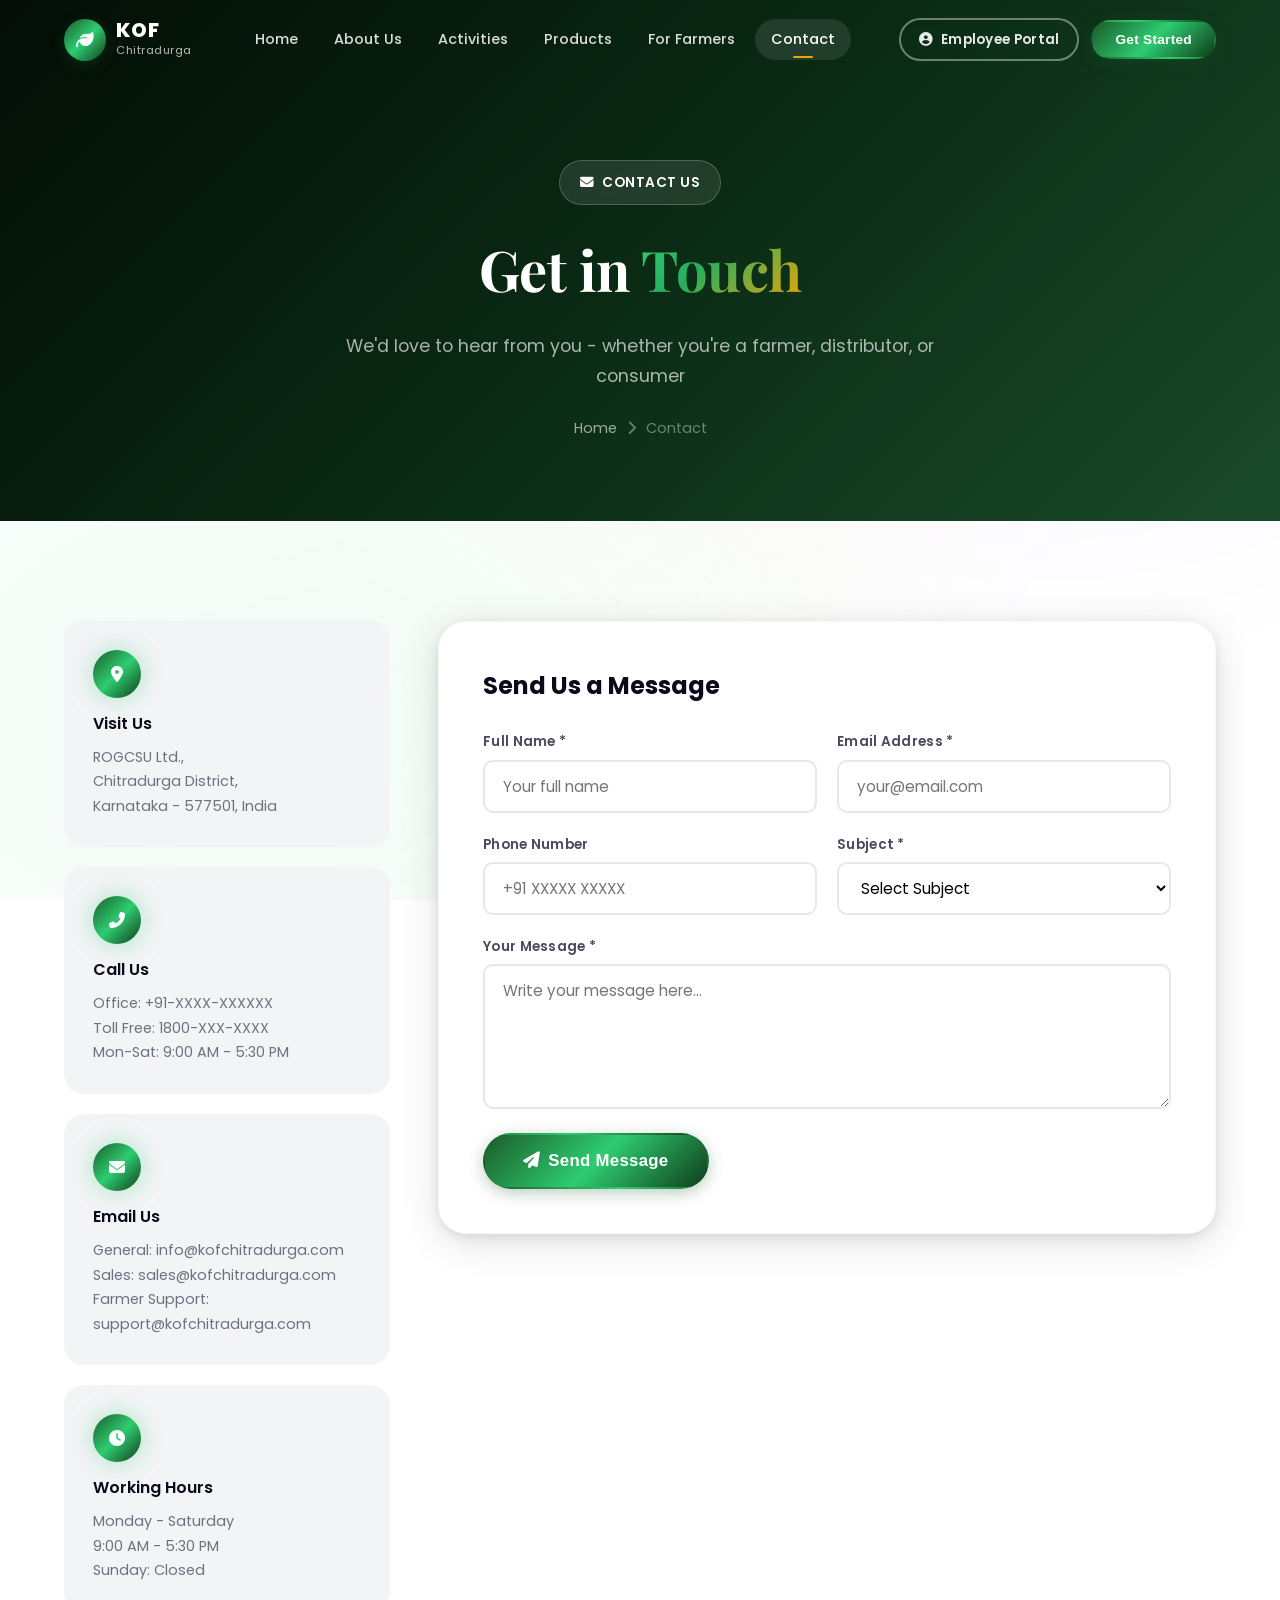
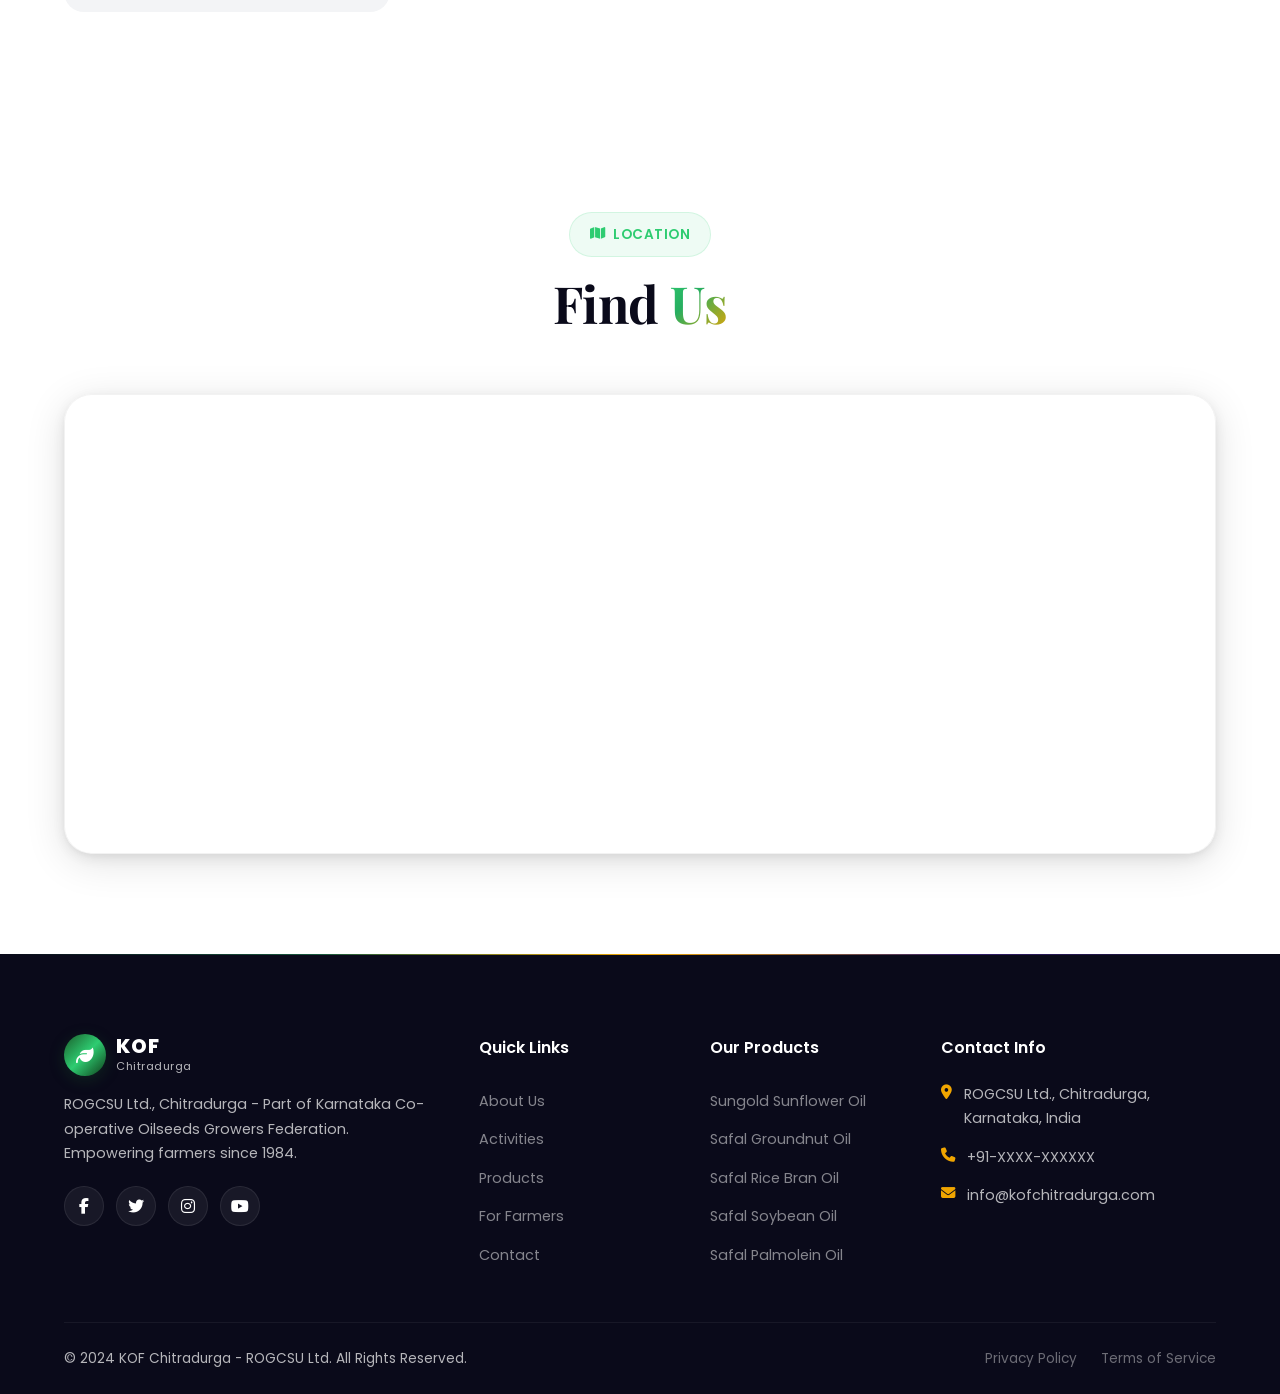
<file: contact.html>
<!DOCTYPE html>
<html lang="en">
<head>
    <meta charset="UTF-8">
    <meta name="viewport" content="width=device-width, initial-scale=1.0">
    <title>Contact Us | KOF Chitradurga</title>
    <link rel="preconnect" href="https://fonts.googleapis.com">
    <link rel="preconnect" href="https://fonts.gstatic.com" crossorigin>
    <link href="https://fonts.googleapis.com/css2?family=Poppins:wght@300;400;500;600;700;800&family=Playfair+Display:wght@400;700&display=swap" rel="stylesheet">
    <link rel="stylesheet" href="https://cdnjs.cloudflare.com/ajax/libs/font-awesome/6.5.0/css/all.min.css">
    <link rel="stylesheet" href="css/style.css">
    <link rel="stylesheet" href="css/animations.css">
</head>
<body>
    <!-- Navigation -->
    <header id="navbar" class="navbar">
        <div class="nav-container">
            <a href="index.html" class="logo">
                <div class="logo-icon"><i class="fas fa-leaf"></i></div>
                <div class="logo-text">
                    <span class="logo-main">KOF</span>
                    <span class="logo-sub">Chitradurga</span>
                </div>
            </a>
            <nav class="nav-menu" id="navMenu">
                <a href="index.html" class="nav-link">Home</a>
                <a href="about.html" class="nav-link">About Us</a>
                <a href="activities.html" class="nav-link">Activities</a>
                <a href="products.html" class="nav-link">Products</a>
                <a href="farmers.html" class="nav-link">For Farmers</a>
                <a href="contact.html" class="nav-link active">Contact</a>
            </nav>
            <div class="nav-actions">
                <a href="dashboard.html" class="btn btn-outline nav-portal"><i class="fas fa-user-circle"></i> Employee Portal</a>
                <button class="btn btn-primary nav-cta">Get Started</button>
                <button class="menu-toggle" id="menuToggle" aria-label="Toggle menu">
                    <span></span><span></span><span></span>
                </button>
            </div>
        </div>
    </header>

    <!-- Page Hero -->
    <section class="page-hero">
        <div class="page-hero-bg"></div>
        <div class="container">
            <div class="page-hero-content">
                <span class="section-tag light"><i class="fas fa-envelope"></i> Contact Us</span>
                <h1 class="page-hero-title">Get in <span class="text-gradient">Touch</span></h1>
                <p class="page-hero-subtitle">We'd love to hear from you - whether you're a farmer, distributor, or consumer</p>
                <div class="breadcrumb">
                    <a href="index.html">Home</a>
                    <i class="fas fa-chevron-right"></i>
                    <span>Contact</span>
                </div>
            </div>
        </div>
    </section>

    <!-- Contact Content -->
    <section class="section">
        <div class="container">
            <div class="contact-grid">
                <div class="contact-info-cards scroll-reveal">
                    <div class="contact-info-card">
                        <div class="contact-info-icon"><i class="fas fa-map-marker-alt"></i></div>
                        <h4>Visit Us</h4>
                        <p>ROGCSU Ltd.,<br>Chitradurga District,<br>Karnataka - 577501, India</p>
                    </div>
                    <div class="contact-info-card">
                        <div class="contact-info-icon"><i class="fas fa-phone-alt"></i></div>
                        <h4>Call Us</h4>
                        <p>Office: +91-XXXX-XXXXXX<br>Toll Free: 1800-XXX-XXXX<br>Mon-Sat: 9:00 AM - 5:30 PM</p>
                    </div>
                    <div class="contact-info-card">
                        <div class="contact-info-icon"><i class="fas fa-envelope"></i></div>
                        <h4>Email Us</h4>
                        <p>General: info@kofchitradurga.com<br>Sales: sales@kofchitradurga.com<br>Farmer Support: support@kofchitradurga.com</p>
                    </div>
                    <div class="contact-info-card">
                        <div class="contact-info-icon"><i class="fas fa-clock"></i></div>
                        <h4>Working Hours</h4>
                        <p>Monday - Saturday<br>9:00 AM - 5:30 PM<br>Sunday: Closed</p>
                    </div>
                </div>
                <div class="contact-form-container scroll-reveal">
                    <h3>Send Us a Message</h3>
                    <form class="modern-form" id="contactForm">
                        <div class="form-grid">
                            <div class="form-group">
                                <label for="cname">Full Name *</label>
                                <input type="text" id="cname" name="cname" required placeholder="Your full name">
                            </div>
                            <div class="form-group">
                                <label for="cemail">Email Address *</label>
                                <input type="email" id="cemail" name="cemail" required placeholder="your@email.com">
                            </div>
                            <div class="form-group">
                                <label for="cphone">Phone Number</label>
                                <input type="tel" id="cphone" name="cphone" placeholder="+91 XXXXX XXXXX">
                            </div>
                            <div class="form-group">
                                <label for="csubject">Subject *</label>
                                <select id="csubject" name="csubject" required>
                                    <option value="">Select Subject</option>
                                    <option value="product">Product Enquiry</option>
                                    <option value="bulk">Bulk Order</option>
                                    <option value="farmer">Farmer Registration</option>
                                    <option value="distributor">Distributorship</option>
                                    <option value="complaint">Complaint/Feedback</option>
                                    <option value="other">Other</option>
                                </select>
                            </div>
                        </div>
                        <div class="form-group full-width">
                            <label for="cmessage">Your Message *</label>
                            <textarea id="cmessage" name="cmessage" rows="5" required placeholder="Write your message here..."></textarea>
                        </div>
                        <button type="submit" class="btn btn-primary btn-lg">
                            <i class="fas fa-paper-plane"></i> Send Message
                        </button>
                    </form>
                </div>
            </div>
        </div>
    </section>

    <!-- Map Section -->
    <section class="section map-section">
        <div class="container">
            <div class="section-header text-center scroll-reveal">
                <span class="section-tag"><i class="fas fa-map"></i> Location</span>
                <h2 class="section-title">Find <span class="text-gradient">Us</span></h2>
            </div>
            <div class="map-container scroll-reveal">
                <iframe 
                    src="https://www.google.com/maps/embed?pb=!1m18!1m12!1m3!1d122295.75082082988!2d76.3343444!3d14.2305!2m3!1f0!2f0!3f0!3m2!1i1024!2i768!4f13.1!3m3!1m2!1s0x3bba4e0f97e38a1f%3A0x4b3d7e2ecac0e8c4!2sChitradurga%2C%20Karnataka!5e0!3m2!1sen!2sin!4v1700000000000!5m2!1sen!2sin" 
                    width="100%" 
                    height="450" 
                    style="border:0; border-radius: 16px;" 
                    allowfullscreen="" 
                    loading="lazy" 
                    referrerpolicy="no-referrer-when-downgrade">
                </iframe>
            </div>
        </div>
    </section>

    <!-- Footer -->
    <footer class="footer">
        <div class="container">
            <div class="footer-grid">
                <div class="footer-brand">
                    <div class="footer-logo">
                        <div class="logo-icon"><i class="fas fa-leaf"></i></div>
                        <div class="logo-text">
                            <span class="logo-main">KOF</span>
                            <span class="logo-sub">Chitradurga</span>
                        </div>
                    </div>
                    <p>ROGCSU Ltd., Chitradurga - Part of Karnataka Co-operative Oilseeds Growers Federation. Empowering farmers since 1984.</p>
                    <div class="social-links">
                        <a href="#"><i class="fab fa-facebook-f"></i></a>
                        <a href="#"><i class="fab fa-twitter"></i></a>
                        <a href="#"><i class="fab fa-instagram"></i></a>
                        <a href="#"><i class="fab fa-youtube"></i></a>
                    </div>
                </div>
                <div class="footer-links">
                    <h4>Quick Links</h4>
                    <a href="about.html">About Us</a>
                    <a href="activities.html">Activities</a>
                    <a href="products.html">Products</a>
                    <a href="farmers.html">For Farmers</a>
                    <a href="contact.html">Contact</a>
                </div>
                <div class="footer-links">
                    <h4>Our Products</h4>
                    <a href="products.html">Sungold Sunflower Oil</a>
                    <a href="products.html">Safal Groundnut Oil</a>
                    <a href="products.html">Safal Rice Bran Oil</a>
                    <a href="products.html">Safal Soybean Oil</a>
                    <a href="products.html">Safal Palmolein Oil</a>
                </div>
                <div class="footer-contact">
                    <h4>Contact Info</h4>
                    <div class="contact-item">
                        <i class="fas fa-map-marker-alt"></i>
                        <span>ROGCSU Ltd., Chitradurga, Karnataka, India</span>
                    </div>
                    <div class="contact-item">
                        <i class="fas fa-phone"></i>
                        <span>+91-XXXX-XXXXXX</span>
                    </div>
                    <div class="contact-item">
                        <i class="fas fa-envelope"></i>
                        <span>info@kofchitradurga.com</span>
                    </div>
                </div>
            </div>
            <div class="footer-bottom">
                <p>&copy; 2024 KOF Chitradurga - ROGCSU Ltd. All Rights Reserved.</p>
                <div class="footer-bottom-links">
                    <a href="#">Privacy Policy</a>
                    <a href="#">Terms of Service</a>
                </div>
            </div>
        </div>
    </footer>

    <button class="back-to-top" id="backToTop" aria-label="Back to top">
        <i class="fas fa-arrow-up"></i>
    </button>

    <!-- WhatsApp Float -->
    <a href="https://wa.me/916366975382" target="_blank" class="whatsapp-float" aria-label="Chat on WhatsApp">
        <i class="fab fa-whatsapp"></i>
        <span class="whatsapp-tooltip">Chat with us!</span>
    </a>

    <!-- Social Media Bar -->
    <div class="social-float-bar">
        <a href="https://www.facebook.com/kofchitradurga" target="_blank" class="social-float-item fb"><i class="fab fa-facebook-f"></i></a>
        <a href="https://www.instagram.com/kofchitradurga" target="_blank" class="social-float-item ig"><i class="fab fa-instagram"></i></a>
        <a href="https://www.youtube.com/@kofchitradurga" target="_blank" class="social-float-item yt"><i class="fab fa-youtube"></i></a>
    </div>

    <script src="js/main.js"></script>
</body>
</html>
</file>
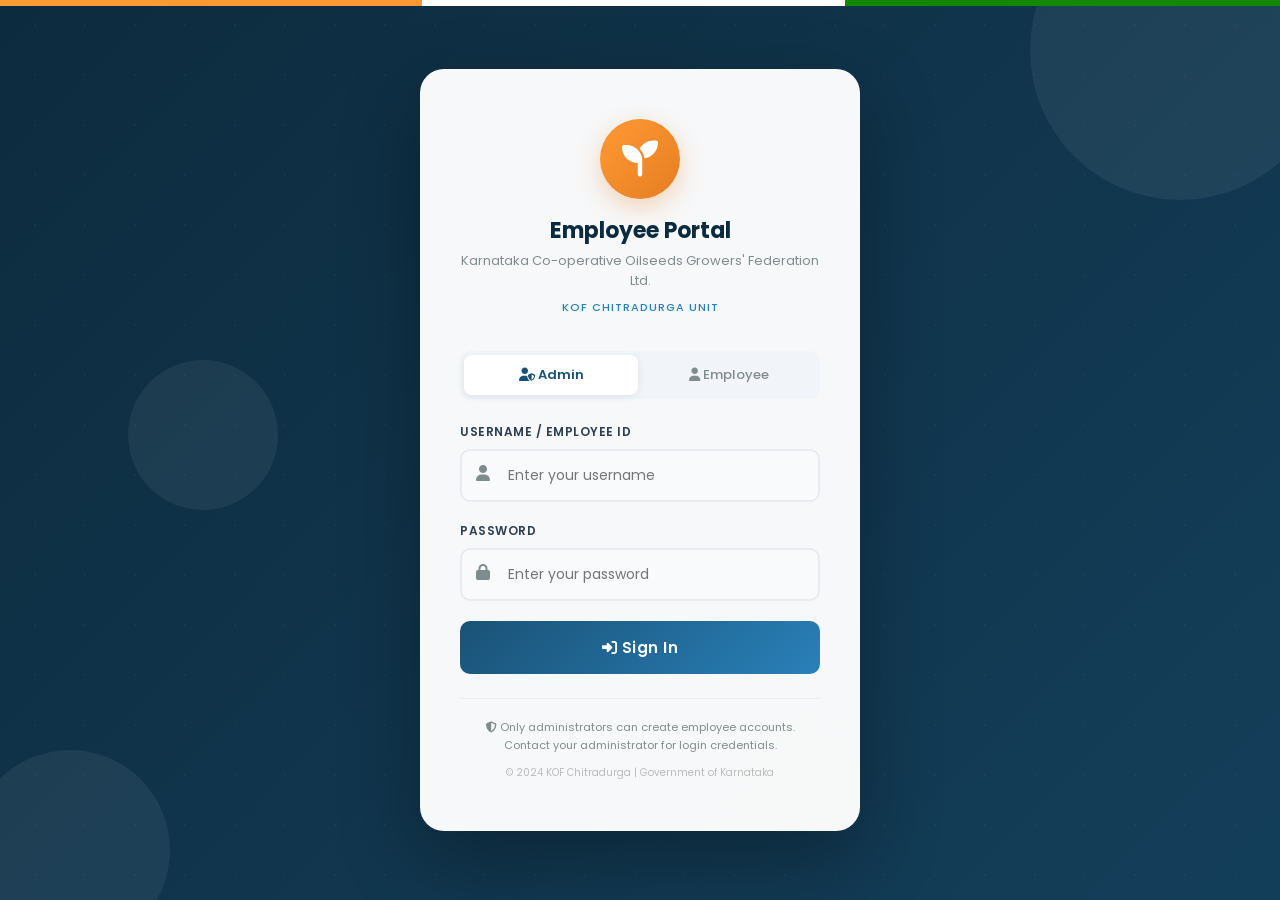
<file: dashboard.html>
<!DOCTYPE html>
<html lang="en">
<head>
<meta charset="UTF-8">
<meta name="viewport" content="width=device-width, initial-scale=1.0">
<title>KOF Chitradurga - Employee Portal</title>
<link rel="icon" type="image/x-icon" href="data:image/svg+xml,<svg xmlns='http://www.w3.org/2000/svg' viewBox='0 0 32 32'><text y='28' font-size='28'>🌱</text></svg>">
<link href="https://fonts.googleapis.com/css2?family=Poppins:wght@300;400;500;600;700;800&display=swap" rel="stylesheet">
<link rel="stylesheet" href="https://cdnjs.cloudflare.com/ajax/libs/font-awesome/6.5.1/css/all.min.css">
<link rel="stylesheet" href="styles.css">
</head>
<body>
<div id="app"></div>
<script src="app.js"></script>
</body>
</html>
</file>
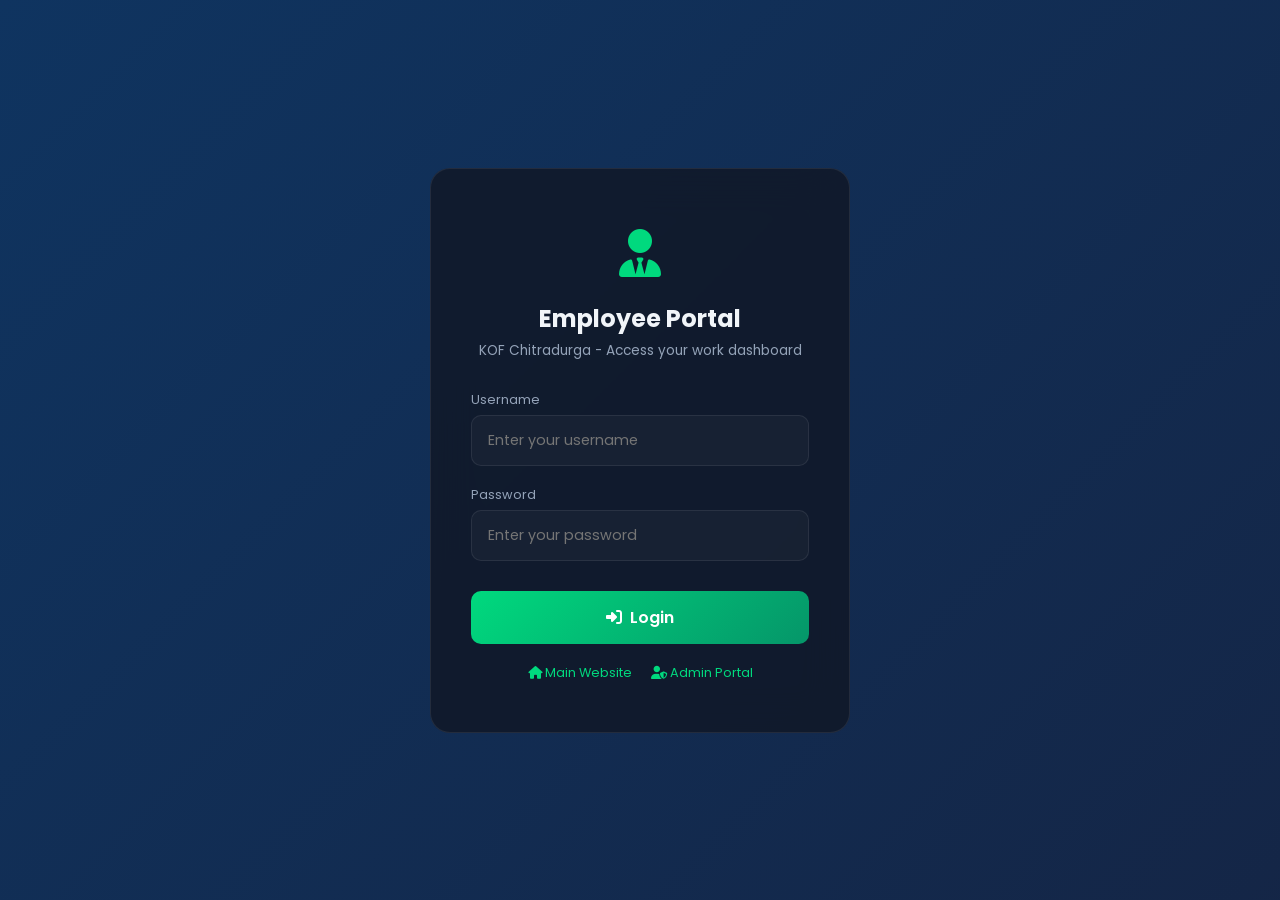
<file: employee-portal.html>
<!DOCTYPE html>
<html lang="en">
<head>
    <meta charset="UTF-8">
    <meta name="viewport" content="width=device-width, initial-scale=1.0">
    <title>KOF Chitradurga - Employee Portal</title>
    <link href="https://fonts.googleapis.com/css2?family=Poppins:wght@300;400;500;600;700;800&display=swap" rel="stylesheet">
    <link rel="stylesheet" href="https://cdnjs.cloudflare.com/ajax/libs/font-awesome/6.5.1/css/all.min.css">
    <style>
        * { margin: 0; padding: 0; box-sizing: border-box; }
        :root {
            --bg-primary: #0a0e1a;
            --bg-secondary: #111827;
            --bg-card: rgba(17, 24, 39, 0.7);
            --accent-green: #00d97e;
            --accent-gold: #fbbf24;
            --text-primary: #f1f5f9;
            --text-secondary: #94a3b8;
            --border-color: rgba(255,255,255,0.08);
            --glass-bg: rgba(255,255,255,0.03);
            --sidebar-width: 260px;
            --danger: #ef4444;
            --info: #3b82f6;
            --warning: #f59e0b;
        }
        body {
            font-family: 'Poppins', sans-serif;
            background: var(--bg-primary);
            color: var(--text-primary);
            min-height: 100vh;
            overflow-x: hidden;
        }

        /* LOGIN PAGE */
        .login-container {
            min-height: 100vh;
            display: flex;
            align-items: center;
            justify-content: center;
            background: linear-gradient(-45deg, #0a0e1a, #1a1a2e, #16213e, #0f3460);
            background-size: 400% 400%;
            animation: gradientShift 15s ease infinite;
        }
        @keyframes gradientShift {
            0% { background-position: 0% 50%; }
            50% { background-position: 100% 50%; }
            100% { background-position: 0% 50%; }
        }
        .login-box {
            background: rgba(17, 24, 39, 0.85);
            backdrop-filter: blur(20px);
            border: 1px solid var(--border-color);
            border-radius: 20px;
            padding: 50px 40px;
            width: 100%;
            max-width: 420px;
            text-align: center;
            animation: fadeInUp 0.8s ease;
        }
        @keyframes fadeInUp {
            from { opacity: 0; transform: translateY(30px); }
            to { opacity: 1; transform: translateY(0); }
        }
        .login-box .logo { font-size: 3rem; margin-bottom: 10px; color: var(--accent-green); }
        .login-box h2 { font-size: 1.5rem; margin-bottom: 5px; font-weight: 700; }
        .login-box p { color: var(--text-secondary); font-size: 0.85rem; margin-bottom: 30px; }
        .login-box .input-group { position: relative; margin-bottom: 20px; text-align: left; }
        .login-box .input-group label { display: block; font-size: 0.8rem; color: var(--text-secondary); margin-bottom: 6px; }
        .login-box .input-group input {
            width: 100%; padding: 14px 16px; border-radius: 10px;
            border: 1px solid var(--border-color); background: var(--glass-bg);
            color: var(--text-primary); font-family: 'Poppins'; font-size: 0.9rem;
            transition: border-color 0.3s;
        }
        .login-box .input-group input:focus { outline: none; border-color: var(--accent-green); }
        .login-btn {
            width: 100%; padding: 14px; border: none; border-radius: 10px;
            background: linear-gradient(135deg, var(--accent-green), #059669);
            color: #fff; font-family: 'Poppins'; font-size: 1rem; font-weight: 600;
            cursor: pointer; transition: transform 0.2s, box-shadow 0.3s; margin-top: 10px;
        }
        .login-btn:hover { transform: translateY(-2px); box-shadow: 0 10px 30px rgba(0,217,126,0.3); }
        .login-error { color: var(--danger); font-size: 0.8rem; margin-top: 10px; display: none; }
        .login-links { margin-top: 20px; font-size: 0.8rem; color: var(--text-secondary); }
        .login-links a { color: var(--accent-green); text-decoration: none; margin: 0 8px; }
        .login-links a:hover { text-decoration: underline; }

        /* MAIN LAYOUT */
        .app-wrapper { display: flex; min-height: 100vh; display: none; }
        .sidebar {
            width: var(--sidebar-width); background: rgba(17, 24, 39, 0.95);
            backdrop-filter: blur(20px); border-right: 1px solid var(--border-color);
            padding: 20px 0; position: fixed; top: 0; left: 0; height: 100vh;
            overflow-y: auto; z-index: 1000; transition: transform 0.3s ease;
        }
        .sidebar-header { padding: 10px 20px 30px; text-align: center; border-bottom: 1px solid var(--border-color); margin-bottom: 15px; }
        .sidebar-header h3 { color: var(--accent-green); font-size: 1.1rem; }
        .sidebar-header small { color: var(--text-secondary); font-size: 0.7rem; }
        .nav-item {
            display: flex; align-items: center; padding: 12px 24px; cursor: pointer;
            color: var(--text-secondary); transition: all 0.3s; font-size: 0.85rem; gap: 12px;
        }
        .nav-item:hover { background: var(--glass-bg); color: var(--text-primary); }
        .nav-item.active { color: var(--accent-green); background: rgba(0,217,126,0.08); border-right: 3px solid var(--accent-green); }
        .nav-item i { width: 20px; text-align: center; font-size: 1rem; }
        .nav-section-label { padding: 15px 24px 5px; font-size: 0.65rem; text-transform: uppercase; letter-spacing: 1px; color: var(--text-secondary); opacity: 0.6; }

        /* MAIN CONTENT */
        .main-content {
            margin-left: var(--sidebar-width); flex: 1; padding: 30px;
            min-height: 100vh; position: relative;
        }
        .top-bar {
            display: flex; justify-content: space-between; align-items: center;
            margin-bottom: 30px; padding-bottom: 20px; border-bottom: 1px solid var(--border-color);
        }
        .top-bar h1 { font-size: 1.5rem; font-weight: 700; }
        .top-bar .user-info { display: flex; align-items: center; gap: 12px; }
        .top-bar .avatar {
            width: 40px; height: 40px; border-radius: 50%;
            background: linear-gradient(135deg, var(--accent-green), #059669);
            display: flex; align-items: center; justify-content: center;
            font-weight: 700; font-size: 0.9rem;
        }
        .top-bar .logout-btn {
            padding: 8px 16px; border-radius: 8px; border: 1px solid var(--danger);
            background: transparent; color: var(--danger); cursor: pointer;
            font-family: 'Poppins'; font-size: 0.8rem; transition: all 0.3s;
        }
        .top-bar .logout-btn:hover { background: var(--danger); color: #fff; }

        /* CARDS */
        .glass-card {
            background: var(--bg-card);
            backdrop-filter: blur(20px);
            border: 1px solid var(--border-color);
            border-radius: 16px;
            padding: 24px;
            margin-bottom: 20px;
            transition: transform 0.3s, box-shadow 0.3s;
        }
        .glass-card:hover { transform: translateY(-2px); box-shadow: 0 10px 40px rgba(0,0,0,0.3); }
        .stats-grid { display: grid; grid-template-columns: repeat(auto-fit, minmax(240px, 1fr)); gap: 20px; margin-bottom: 25px; }
        .stat-card {
            background: var(--bg-card); backdrop-filter: blur(20px);
            border: 1px solid var(--border-color); border-radius: 16px;
            padding: 24px; position: relative; overflow: hidden;
        }
        .stat-card .stat-icon {
            width: 50px; height: 50px; border-radius: 12px; display: flex;
            align-items: center; justify-content: center; font-size: 1.3rem; margin-bottom: 15px;
        }
        .stat-card .stat-value { font-size: 1.8rem; font-weight: 700; margin-bottom: 4px; }
        .stat-card .stat-label { font-size: 0.8rem; color: var(--text-secondary); }
        .stat-card::after {
            content: ''; position: absolute; top: -50%; right: -50%; width: 100%; height: 100%;
            background: radial-gradient(circle, rgba(0,217,126,0.03) 0%, transparent 70%);
        }

        /* SECTION */
        .section { display: none; animation: fadeIn 0.4s ease; }
        .section.active { display: block; }
        @keyframes fadeIn { from { opacity: 0; transform: translateY(10px); } to { opacity: 1; transform: translateY(0); } }

        /* TABLE */
        .data-table { width: 100%; border-collapse: collapse; margin-top: 15px; }
        .data-table th {
            padding: 12px 16px; text-align: left; font-size: 0.75rem;
            text-transform: uppercase; letter-spacing: 0.5px; color: var(--text-secondary);
            border-bottom: 1px solid var(--border-color); background: rgba(0,0,0,0.2);
        }
        .data-table td {
            padding: 12px 16px; font-size: 0.85rem; border-bottom: 1px solid var(--border-color);
            color: var(--text-primary);
        }
        .data-table tr:hover td { background: rgba(0,217,126,0.03); }
        .table-container { overflow-x: auto; }

        /* BADGES */
        .badge {
            padding: 4px 10px; border-radius: 20px; font-size: 0.7rem; font-weight: 600;
            display: inline-block; text-transform: uppercase;
        }
        .badge-pending { background: rgba(245,158,11,0.15); color: var(--warning); }
        .badge-approved { background: rgba(0,217,126,0.15); color: var(--accent-green); }
        .badge-rejected { background: rgba(239,68,68,0.15); color: var(--danger); }
        .badge-active { background: rgba(59,130,246,0.15); color: var(--info); }

        /* FORM */
        .form-grid { display: grid; grid-template-columns: repeat(auto-fit, minmax(280px, 1fr)); gap: 20px; }
        .form-group { margin-bottom: 18px; }
        .form-group label { display: block; font-size: 0.8rem; color: var(--text-secondary); margin-bottom: 6px; font-weight: 500; }
        .form-group input, .form-group select, .form-group textarea {
            width: 100%; padding: 12px 16px; border-radius: 10px;
            border: 1px solid var(--border-color); background: var(--glass-bg);
            color: var(--text-primary); font-family: 'Poppins'; font-size: 0.85rem;
            transition: border-color 0.3s;
        }
        .form-group input:focus, .form-group select:focus, .form-group textarea:focus {
            outline: none; border-color: var(--accent-green);
        }
        .form-group textarea { resize: vertical; min-height: 80px; }
        .btn {
            padding: 10px 20px; border-radius: 10px; border: none; font-family: 'Poppins';
            font-size: 0.85rem; font-weight: 600; cursor: pointer; transition: all 0.3s;
        }
        .btn-primary { background: linear-gradient(135deg, var(--accent-green), #059669); color: #fff; }
        .btn-primary:hover { transform: translateY(-2px); box-shadow: 0 8px 25px rgba(0,217,126,0.3); }
        .btn-secondary { background: transparent; border: 1px solid var(--border-color); color: var(--text-primary); }
        .btn-secondary:hover { background: var(--glass-bg); }
        .btn-sm { padding: 6px 12px; font-size: 0.75rem; }

        /* PROFILE */
        .profile-header {
            display: flex; align-items: center; gap: 24px; margin-bottom: 30px;
            padding: 30px; background: var(--bg-card); backdrop-filter: blur(20px);
            border: 1px solid var(--border-color); border-radius: 16px;
        }
        .profile-avatar {
            width: 80px; height: 80px; border-radius: 50%;
            background: linear-gradient(135deg, var(--accent-green), #059669);
            display: flex; align-items: center; justify-content: center;
            font-size: 2rem; font-weight: 700; flex-shrink: 0;
        }
        .profile-info h2 { font-size: 1.4rem; margin-bottom: 4px; }
        .profile-info p { color: var(--text-secondary); font-size: 0.85rem; }
        .profile-details { display: grid; grid-template-columns: repeat(auto-fit, minmax(280px, 1fr)); gap: 20px; }
        .profile-field { padding: 16px; background: var(--glass-bg); border-radius: 12px; border: 1px solid var(--border-color); }
        .profile-field label { font-size: 0.7rem; text-transform: uppercase; letter-spacing: 0.5px; color: var(--text-secondary); display: block; margin-bottom: 6px; }
        .profile-field span { font-size: 0.95rem; font-weight: 500; }

        /* TOAST */
        .toast-container { position: fixed; top: 20px; right: 20px; z-index: 9999; }
        .toast {
            padding: 14px 20px; border-radius: 10px; margin-bottom: 10px;
            backdrop-filter: blur(20px); border: 1px solid var(--border-color);
            display: flex; align-items: center; gap: 10px; font-size: 0.85rem;
            animation: slideInRight 0.4s ease; min-width: 280px;
        }
        .toast-success { background: rgba(0,217,126,0.15); color: var(--accent-green); }
        .toast-error { background: rgba(239,68,68,0.15); color: var(--danger); }
        .toast-info { background: rgba(59,130,246,0.15); color: var(--info); }
        @keyframes slideInRight { from { opacity: 0; transform: translateX(100px); } to { opacity: 1; transform: translateX(0); } }

        /* ANNOUNCEMENT */
        .announcement-card {
            background: linear-gradient(135deg, rgba(251,191,36,0.1), rgba(0,217,126,0.05));
            border: 1px solid rgba(251,191,36,0.2); border-radius: 16px;
            padding: 20px 24px; margin-bottom: 20px;
        }
        .announcement-card i { color: var(--accent-gold); margin-right: 10px; }
        .announcement-card .ann-title { font-weight: 600; font-size: 0.9rem; margin-bottom: 8px; }
        .announcement-card .ann-text { font-size: 0.85rem; color: var(--text-secondary); line-height: 1.6; }

        /* LEAVE BALANCE */
        .leave-balance-grid { display: grid; grid-template-columns: repeat(auto-fit, minmax(180px, 1fr)); gap: 16px; margin-bottom: 25px; }
        .leave-balance-card {
            text-align: center; padding: 20px; border-radius: 14px;
            background: var(--bg-card); border: 1px solid var(--border-color);
        }
        .leave-balance-card .lb-value { font-size: 2rem; font-weight: 700; color: var(--accent-green); }
        .leave-balance-card .lb-label { font-size: 0.75rem; color: var(--text-secondary); margin-top: 4px; }
        .leave-balance-card .lb-type { font-size: 0.85rem; font-weight: 600; margin-bottom: 8px; }

        /* PAYSLIP MODAL */
        .modal-overlay {
            position: fixed; top: 0; left: 0; width: 100%; height: 100%;
            background: rgba(0,0,0,0.7); backdrop-filter: blur(5px);
            display: none; align-items: center; justify-content: center; z-index: 9999;
        }
        .modal-overlay.active { display: flex; }
        .modal-content {
            background: var(--bg-secondary); border: 1px solid var(--border-color);
            border-radius: 16px; padding: 30px; max-width: 600px; width: 90%;
            max-height: 80vh; overflow-y: auto; animation: fadeInUp 0.3s ease;
        }
        .modal-header { display: flex; justify-content: space-between; align-items: center; margin-bottom: 20px; }
        .modal-header h3 { font-size: 1.1rem; }
        .modal-close { background: none; border: none; color: var(--text-secondary); font-size: 1.3rem; cursor: pointer; }
        .modal-close:hover { color: var(--text-primary); }
        .payslip-detail { display: grid; grid-template-columns: 1fr 1fr; gap: 12px; }
        .payslip-detail .pd-row { display: flex; justify-content: space-between; padding: 8px 12px; border-radius: 8px; background: var(--glass-bg); }
        .payslip-detail .pd-row span:first-child { color: var(--text-secondary); font-size: 0.8rem; }
        .payslip-detail .pd-row span:last-child { font-weight: 600; font-size: 0.85rem; }
        .payslip-total { margin-top: 16px; padding: 14px; border-radius: 10px; background: rgba(0,217,126,0.1); border: 1px solid rgba(0,217,126,0.2); text-align: center; }
        .payslip-total .net-label { font-size: 0.8rem; color: var(--text-secondary); }
        .payslip-total .net-value { font-size: 1.5rem; font-weight: 700; color: var(--accent-green); }

        /* QUICK ACTIONS */
        .quick-actions { display: flex; gap: 12px; flex-wrap: wrap; margin-top: 20px; }
        .quick-action-btn {
            padding: 12px 20px; border-radius: 12px; background: var(--glass-bg);
            border: 1px solid var(--border-color); color: var(--text-primary);
            cursor: pointer; font-family: 'Poppins'; font-size: 0.8rem;
            transition: all 0.3s; display: flex; align-items: center; gap: 8px;
        }
        .quick-action-btn:hover { border-color: var(--accent-green); background: rgba(0,217,126,0.05); }
        .quick-action-btn i { color: var(--accent-green); }

        /* MOBILE */
        .mobile-toggle {
            display: none; position: fixed; top: 15px; left: 15px; z-index: 1100;
            width: 40px; height: 40px; border-radius: 10px; background: var(--bg-secondary);
            border: 1px solid var(--border-color); color: var(--text-primary);
            font-size: 1.1rem; cursor: pointer; align-items: center; justify-content: center;
        }
        .sidebar-overlay {
            display: none; position: fixed; top: 0; left: 0; width: 100%; height: 100%;
            background: rgba(0,0,0,0.5); z-index: 999;
        }
        @media (max-width: 768px) {
            .mobile-toggle { display: flex; }
            .sidebar { transform: translateX(-100%); }
            .sidebar.open { transform: translateX(0); }
            .sidebar-overlay.active { display: block; }
            .main-content { margin-left: 0; padding: 20px; padding-top: 60px; }
            .top-bar { flex-direction: column; gap: 12px; align-items: flex-start; }
            .stats-grid { grid-template-columns: 1fr; }
            .profile-header { flex-direction: column; text-align: center; }
            .form-grid { grid-template-columns: 1fr; }
            .payslip-detail { grid-template-columns: 1fr; }
        }
        @media (max-width: 480px) {
            .login-box { padding: 30px 20px; margin: 15px; }
            .quick-actions { flex-direction: column; }
        }

        /* PRINT */
        @media print {
            .sidebar, .top-bar, .mobile-toggle, .no-print { display: none !important; }
            .main-content { margin: 0; padding: 20px; }
            .glass-card { border: 1px solid #ddd; backdrop-filter: none; }
            body { background: #fff; color: #000; }
            .modal-overlay { position: static; background: none; display: block !important; }
            .modal-content { box-shadow: none; border: 1px solid #ddd; max-height: none; }
        }

        /* Scrollbar */
        ::-webkit-scrollbar { width: 6px; }
        ::-webkit-scrollbar-track { background: var(--bg-primary); }
        ::-webkit-scrollbar-thumb { background: var(--border-color); border-radius: 3px; }
        ::-webkit-scrollbar-thumb:hover { background: var(--text-secondary); }
    </style>
</head>
<body>


    <!-- TOAST CONTAINER -->
    <div class="toast-container" id="toastContainer"></div>

    <!-- LOGIN PAGE -->
    <div class="login-container" id="loginPage">
        <div class="login-box">
            <div class="logo"><i class="fas fa-user-tie"></i></div>
            <h2>Employee Portal</h2>
            <p>KOF Chitradurga - Access your work dashboard</p>
            <div class="input-group">
                <label>Username</label>
                <input type="text" id="loginUsername" placeholder="Enter your username" autocomplete="off">
            </div>
            <div class="input-group">
                <label>Password</label>
                <input type="password" id="loginPassword" placeholder="Enter your password" onkeypress="if(event.key==='Enter')doLogin()">
            </div>
            <button class="login-btn" onclick="doLogin()"><i class="fas fa-sign-in-alt"></i>&nbsp; Login</button>
            <div class="login-error" id="loginError">Invalid username or password!</div>
            <div class="login-links">
                <a href="index.html"><i class="fas fa-home"></i> Main Website</a>
                <a href="admin.html"><i class="fas fa-user-shield"></i> Admin Portal</a>
            </div>
        </div>
    </div>

    <!-- MAIN APP -->
    <div class="app-wrapper" id="appWrapper">
        <!-- Mobile Toggle -->
        <button class="mobile-toggle" id="mobileToggle" onclick="toggleSidebar()">
            <i class="fas fa-bars"></i>
        </button>
        <div class="sidebar-overlay" id="sidebarOverlay" onclick="toggleSidebar()"></div>

        <!-- Sidebar -->
        <aside class="sidebar" id="sidebar">
            <div class="sidebar-header">
                <h3><i class="fas fa-leaf"></i> KOF Employee</h3>
                <small>Employee Self-Service Portal</small>
            </div>
            <div class="nav-section-label">Main</div>
            <div class="nav-item active" onclick="switchSection('dashboard')">
                <i class="fas fa-home"></i><span>Dashboard</span>
            </div>
            <div class="nav-item" onclick="switchSection('profile')">
                <i class="fas fa-user-circle"></i><span>My Profile</span>
            </div>
            <div class="nav-section-label">Payroll & Leave</div>
            <div class="nav-item" onclick="switchSection('payslips')">
                <i class="fas fa-file-invoice-dollar"></i><span>My Payslips</span>
            </div>
            <div class="nav-item" onclick="switchSection('leaves')">
                <i class="fas fa-calendar-check"></i><span>Leave Management</span>
            </div>
            <div class="nav-section-label">Business</div>
            <div class="nav-item" onclick="switchSection('orders')">
                <i class="fas fa-shopping-cart"></i><span>Orders</span>
            </div>
            <div class="nav-item" onclick="switchSection('rates')">
                <i class="fas fa-tags"></i><span>Product Rates</span>
            </div>
            <div class="nav-section-label">Info</div>
            <div class="nav-item" onclick="switchSection('announcements')">
                <i class="fas fa-bullhorn"></i><span>Announcements</span>
            </div>
            <div style="margin-top: auto; padding: 20px 24px; border-top: 1px solid var(--border-color); margin-top: 30px;">
                <div class="nav-item" onclick="doLogout()" style="padding: 12px 0; color: var(--danger);">
                    <i class="fas fa-sign-out-alt"></i><span>Logout</span>
                </div>
            </div>
        </aside>

        <!-- Main Content -->
        <main class="main-content">
            <div class="top-bar">
                <h1 id="sectionTitle">Dashboard</h1>
                <div class="user-info">
                    <div class="avatar" id="topAvatar">R</div>
                    <div>
                        <div style="font-size:0.85rem;font-weight:600;" id="topName">Employee</div>
                        <div style="font-size:0.7rem;color:var(--text-secondary);" id="topDesig">Designation</div>
                    </div>
                    <button class="logout-btn no-print" onclick="doLogout()"><i class="fas fa-power-off"></i></button>
                </div>
            </div>


            <!-- DASHBOARD SECTION -->
            <div class="section active" id="sec-dashboard">
                <div id="announcementBanner"></div>
                <div class="stats-grid">
                    <div class="stat-card">
                        <div class="stat-icon" style="background:rgba(0,217,126,0.12);color:var(--accent-green);">
                            <i class="fas fa-calendar-check"></i>
                        </div>
                        <div class="stat-value" id="statLeaveBalance">--</div>
                        <div class="stat-label">Total Leave Balance</div>
                    </div>
                    <div class="stat-card">
                        <div class="stat-icon" style="background:rgba(251,191,36,0.12);color:var(--accent-gold);">
                            <i class="fas fa-money-bill-wave"></i>
                        </div>
                        <div class="stat-value" id="statLastSalary">--</div>
                        <div class="stat-label">Last Net Salary</div>
                    </div>
                    <div class="stat-card">
                        <div class="stat-icon" style="background:rgba(245,158,11,0.12);color:var(--warning);">
                            <i class="fas fa-clock"></i>
                        </div>
                        <div class="stat-value" id="statPending">0</div>
                        <div class="stat-label">Pending Leave Requests</div>
                    </div>
                    <div class="stat-card">
                        <div class="stat-icon" style="background:rgba(59,130,246,0.12);color:var(--info);">
                            <i class="fas fa-id-badge"></i>
                        </div>
                        <div class="stat-value" id="statEmpId">--</div>
                        <div class="stat-label">Employee ID</div>
                    </div>
                </div>
                <div class="glass-card">
                    <h3 style="margin-bottom:15px;font-size:1rem;"><i class="fas fa-bolt" style="color:var(--accent-gold);"></i> Quick Actions</h3>
                    <div class="quick-actions">
                        <button class="quick-action-btn" onclick="switchSection('leaves');showApplyLeave();">
                            <i class="fas fa-plus-circle"></i> Apply Leave
                        </button>
                        <button class="quick-action-btn" onclick="switchSection('payslips')">
                            <i class="fas fa-file-invoice"></i> View Payslips
                        </button>
                        <button class="quick-action-btn" onclick="switchSection('profile')">
                            <i class="fas fa-user"></i> My Profile
                        </button>
                        <button class="quick-action-btn" onclick="switchSection('rates')">
                            <i class="fas fa-tags"></i> Check Rates
                        </button>
                    </div>
                </div>
            </div>

            <!-- PROFILE SECTION -->
            <div class="section" id="sec-profile">
                <div class="profile-header">
                    <div class="profile-avatar" id="profileAvatar">R</div>
                    <div class="profile-info">
                        <h2 id="profileName">Employee Name</h2>
                        <p id="profileDesig">Designation - Department</p>
                    </div>
                </div>
                <div class="profile-details" id="profileDetails">
                    <!-- Filled dynamically -->
                </div>
            </div>

            <!-- PAYSLIPS SECTION -->
            <div class="section" id="sec-payslips">
                <div class="glass-card">
                    <div style="display:flex;justify-content:space-between;align-items:center;margin-bottom:15px;">
                        <h3 style="font-size:1rem;"><i class="fas fa-file-invoice-dollar" style="color:var(--accent-green);"></i> My Payslips</h3>
                    </div>
                    <div class="table-container">
                        <table class="data-table" id="payslipsTable">
                            <thead>
                                <tr>
                                    <th>Month</th>
                                    <th>Year</th>
                                    <th>Basic</th>
                                    <th>Gross</th>
                                    <th>Deductions</th>
                                    <th>Net Pay</th>
                                    <th>Action</th>
                                </tr>
                            </thead>
                            <tbody id="payslipsBody"></tbody>
                        </table>
                    </div>
                    <p id="noPayslips" style="display:none;color:var(--text-secondary);text-align:center;padding:30px;font-size:0.9rem;">No payslips found.</p>
                </div>
            </div>

            <!-- LEAVES SECTION -->
            <div class="section" id="sec-leaves">
                <div class="leave-balance-grid" id="leaveBalanceGrid">
                    <!-- Filled dynamically -->
                </div>
                <div class="glass-card" id="applyLeaveCard">
                    <h3 style="font-size:1rem;margin-bottom:20px;"><i class="fas fa-plus-circle" style="color:var(--accent-green);"></i> Apply for Leave</h3>
                    <div class="form-grid">
                        <div class="form-group">
                            <label>Leave Type</label>
                            <select id="leaveType">
                                <option value="CL">Casual Leave (CL)</option>
                                <option value="EL">Earned Leave (EL)</option>
                                <option value="SL">Sick Leave (SL)</option>
                            </select>
                        </div>
                        <div class="form-group">
                            <label>From Date</label>
                            <input type="date" id="leaveFrom">
                        </div>
                        <div class="form-group">
                            <label>To Date</label>
                            <input type="date" id="leaveTo">
                        </div>
                        <div class="form-group" style="grid-column: 1/-1;">
                            <label>Reason</label>
                            <textarea id="leaveReason" placeholder="Enter reason for leave..."></textarea>
                        </div>
                    </div>
                    <button class="btn btn-primary" onclick="applyLeave()"><i class="fas fa-paper-plane"></i> Submit Leave Request</button>
                </div>
                <div class="glass-card" style="margin-top:20px;">
                    <h3 style="font-size:1rem;margin-bottom:15px;"><i class="fas fa-list" style="color:var(--accent-gold);"></i> My Leave History</h3>
                    <div class="table-container">
                        <table class="data-table" id="leavesTable">
                            <thead>
                                <tr>
                                    <th>Leave ID</th>
                                    <th>Type</th>
                                    <th>From</th>
                                    <th>To</th>
                                    <th>Days</th>
                                    <th>Reason</th>
                                    <th>Status</th>
                                </tr>
                            </thead>
                            <tbody id="leavesBody"></tbody>
                        </table>
                    </div>
                    <p id="noLeaves" style="display:none;color:var(--text-secondary);text-align:center;padding:30px;font-size:0.9rem;">No leave records found.</p>
                </div>
            </div>

            <!-- ORDERS SECTION -->
            <div class="section" id="sec-orders">
                <div class="glass-card">
                    <h3 style="font-size:1rem;margin-bottom:15px;"><i class="fas fa-shopping-cart" style="color:var(--accent-green);"></i> Orders (Read-only)</h3>
                    <div class="table-container">
                        <table class="data-table" id="ordersTable">
                            <thead>
                                <tr>
                                    <th>Order ID</th>
                                    <th>Customer</th>
                                    <th>Product</th>
                                    <th>Qty</th>
                                    <th>Amount</th>
                                    <th>Status</th>
                                    <th>Date</th>
                                </tr>
                            </thead>
                            <tbody id="ordersBody"></tbody>
                        </table>
                    </div>
                    <p id="noOrders" style="display:none;color:var(--text-secondary);text-align:center;padding:30px;font-size:0.9rem;">No orders found.</p>
                </div>
            </div>

            <!-- RATES SECTION -->
            <div class="section" id="sec-rates">
                <div class="glass-card">
                    <h3 style="font-size:1rem;margin-bottom:15px;"><i class="fas fa-tags" style="color:var(--accent-gold);"></i> Product Rates</h3>
                    <div class="table-container">
                        <table class="data-table" id="ratesTable">
                            <thead>
                                <tr>
                                    <th>Product</th>
                                    <th>Category</th>
                                    <th>Rate (₹)</th>
                                    <th>Unit</th>
                                    <th>Updated</th>
                                </tr>
                            </thead>
                            <tbody id="ratesBody"></tbody>
                        </table>
                    </div>
                    <p id="noRates" style="display:none;color:var(--text-secondary);text-align:center;padding:30px;font-size:0.9rem;">No product rates available.</p>
                </div>
            </div>

            <!-- ANNOUNCEMENTS SECTION -->
            <div class="section" id="sec-announcements">
                <div class="glass-card">
                    <h3 style="font-size:1rem;margin-bottom:15px;"><i class="fas fa-bullhorn" style="color:var(--accent-gold);"></i> Announcements & Notices</h3>
                    <div id="announcementsContent">
                        <p style="color:var(--text-secondary);text-align:center;padding:30px;">No announcements at this time.</p>
                    </div>
                </div>
            </div>
        </main>
    </div>

    <!-- PAYSLIP MODAL -->
    <div class="modal-overlay" id="payslipModal">
        <div class="modal-content">
            <div class="modal-header">
                <h3><i class="fas fa-file-invoice-dollar" style="color:var(--accent-green);"></i> Payslip Details</h3>
                <button class="modal-close" onclick="closeModal()"><i class="fas fa-times"></i></button>
            </div>
            <div id="payslipModalBody"></div>
            <div style="margin-top:20px;text-align:center;" class="no-print">
                <button class="btn btn-primary" onclick="window.print()"><i class="fas fa-print"></i> Print Payslip</button>
                <button class="btn btn-secondary" onclick="closeModal()" style="margin-left:10px;">Close</button>
            </div>
        </div>
    </div>


    <script>
        // ==================== GLOBAL STATE ====================
        let currentEmployee = null;
        let currentSection = 'dashboard';

        // ==================== SAMPLE DATA INITIALIZATION ====================
        function initSampleData() {
            // Only initialize if no employees exist
            if (!localStorage.getItem('kof_employees')) {
                const employees = [
                    { id: 'EMP001', name: 'Ramesh Kumar', username: 'ramesh', password: 'emp123', designation: 'Operations Manager', department: 'Operations', phone: '9876543210', email: 'ramesh@kof.com', doj: '2020-03-15', status: 'Active' },
                    { id: 'EMP002', name: 'Ashwini Patil', username: 'ashwini', password: 'emp123', designation: 'Marketing Executive', department: 'Marketing', phone: '9876543211', email: 'ashwini@kof.com', doj: '2021-06-01', status: 'Active' },
                    { id: 'EMP003', name: 'Basavaraj Gowda', username: 'basavaraj', password: 'emp123', designation: 'Procurement Officer', department: 'Procurement', phone: '9876543212', email: 'basavaraj@kof.com', doj: '2019-11-20', status: 'Active' },
                    { id: 'EMP004', name: 'Lakshmi Devi', username: 'lakshmi', password: 'emp123', designation: 'Accounts Assistant', department: 'Accounts', phone: '9876543213', email: 'lakshmi@kof.com', doj: '2022-01-10', status: 'Active' },
                    { id: 'EMP005', name: 'Suresh Naik', username: 'suresh', password: 'emp123', designation: 'Plant Supervisor', department: 'Production', phone: '9876543214', email: 'suresh@kof.com', doj: '2018-08-25', status: 'Active' }
                ];
                localStorage.setItem('kof_employees', JSON.stringify(employees));
            }

            if (!localStorage.getItem('kof_payslips')) {
                const payslips = [
                    { id: 'PS001', empId: 'EMP001', month: 'January', year: 2024, basic: 28000, da: 5600, hra: 8400, conveyance: 2000, medical: 1500, gross: 45500, pf: 3360, esi: 341, pt: 200, tds: 0, totalDeductions: 3901, netPay: 41599 },
                    { id: 'PS002', empId: 'EMP001', month: 'February', year: 2024, basic: 28000, da: 5600, hra: 8400, conveyance: 2000, medical: 1500, gross: 45500, pf: 3360, esi: 341, pt: 200, tds: 0, totalDeductions: 3901, netPay: 41599 },
                    { id: 'PS003', empId: 'EMP002', month: 'January', year: 2024, basic: 22000, da: 4400, hra: 6600, conveyance: 1600, medical: 1250, gross: 35850, pf: 2640, esi: 269, pt: 200, tds: 0, totalDeductions: 3109, netPay: 32741 },
                    { id: 'PS004', empId: 'EMP002', month: 'February', year: 2024, basic: 22000, da: 4400, hra: 6600, conveyance: 1600, medical: 1250, gross: 35850, pf: 2640, esi: 269, pt: 200, tds: 0, totalDeductions: 3109, netPay: 32741 },
                    { id: 'PS005', empId: 'EMP003', month: 'January', year: 2024, basic: 25000, da: 5000, hra: 7500, conveyance: 1800, medical: 1500, gross: 40800, pf: 3000, esi: 306, pt: 200, tds: 0, totalDeductions: 3506, netPay: 37294 },
                    { id: 'PS006', empId: 'EMP004', month: 'January', year: 2024, basic: 18000, da: 3600, hra: 5400, conveyance: 1600, medical: 1000, gross: 29600, pf: 2160, esi: 222, pt: 150, tds: 0, totalDeductions: 2532, netPay: 27068 },
                    { id: 'PS007', empId: 'EMP005', month: 'January', year: 2024, basic: 24000, da: 4800, hra: 7200, conveyance: 1800, medical: 1250, gross: 39050, pf: 2880, esi: 293, pt: 200, tds: 0, totalDeductions: 3373, netPay: 35677 },
                    { id: 'PS008', empId: 'EMP005', month: 'February', year: 2024, basic: 24000, da: 4800, hra: 7200, conveyance: 1800, medical: 1250, gross: 39050, pf: 2880, esi: 293, pt: 200, tds: 0, totalDeductions: 3373, netPay: 35677 }
                ];
                localStorage.setItem('kof_payslips', JSON.stringify(payslips));
            }

            if (!localStorage.getItem('kof_leaves')) {
                const leaves = [
                    { id: 'LV-001', empId: 'EMP001', type: 'CL', from: '2024-01-15', to: '2024-01-16', days: 2, reason: 'Personal work', status: 'Approved', appliedOn: '2024-01-10' },
                    { id: 'LV-002', empId: 'EMP002', type: 'SL', from: '2024-02-05', to: '2024-02-06', days: 2, reason: 'Fever and cold', status: 'Approved', appliedOn: '2024-02-04' },
                    { id: 'LV-003', empId: 'EMP003', type: 'EL', from: '2024-03-20', to: '2024-03-25', days: 6, reason: 'Family vacation', status: 'Pending', appliedOn: '2024-03-10' },
                    { id: 'LV-004', empId: 'EMP001', type: 'SL', from: '2024-02-20', to: '2024-02-21', days: 2, reason: 'Medical checkup', status: 'Rejected', appliedOn: '2024-02-18' }
                ];
                localStorage.setItem('kof_leaves', JSON.stringify(leaves));
            }

            if (!localStorage.getItem('kof_leave_balance')) {
                const balances = [
                    { empId: 'EMP001', CL: 10, EL: 15, SL: 8 },
                    { empId: 'EMP002', CL: 12, EL: 15, SL: 10 },
                    { empId: 'EMP003', CL: 11, EL: 9, SL: 10 },
                    { empId: 'EMP004', CL: 12, EL: 15, SL: 12 },
                    { empId: 'EMP005', CL: 9, EL: 12, SL: 10 }
                ];
                localStorage.setItem('kof_leave_balance', JSON.stringify(balances));
            }

            if (!localStorage.getItem('kof_orders')) {
                const orders = [
                    { id: 'ORD-001', customer: 'Sri Lakshmi Traders', product: 'Cold Pressed Groundnut Oil', qty: '50 L', amount: 12500, status: 'Delivered', date: '2024-02-01' },
                    { id: 'ORD-002', customer: 'Maa Organic Store', product: 'Cold Pressed Coconut Oil', qty: '30 L', amount: 9600, status: 'Processing', date: '2024-02-10' },
                    { id: 'ORD-003', customer: 'Green Valley Mart', product: 'Cold Pressed Sesame Oil', qty: '20 L', amount: 7200, status: 'Dispatched', date: '2024-02-12' },
                    { id: 'ORD-004', customer: 'Health First Shop', product: 'Cold Pressed Sunflower Oil', qty: '40 L', amount: 8800, status: 'Pending', date: '2024-02-15' },
                    { id: 'ORD-005', customer: 'Farm Fresh Foods', product: 'Cold Pressed Groundnut Oil', qty: '100 L', amount: 24000, status: 'Confirmed', date: '2024-02-18' }
                ];
                localStorage.setItem('kof_orders', JSON.stringify(orders));
            }

            if (!localStorage.getItem('kof_rates')) {
                const rates = [
                    { product: 'Cold Pressed Groundnut Oil', category: 'Edible Oil', rate: 250, unit: 'per Litre', updated: '2024-02-01' },
                    { product: 'Cold Pressed Coconut Oil', category: 'Edible Oil', rate: 320, unit: 'per Litre', updated: '2024-02-01' },
                    { product: 'Cold Pressed Sesame Oil', category: 'Edible Oil', rate: 360, unit: 'per Litre', updated: '2024-02-01' },
                    { product: 'Cold Pressed Sunflower Oil', category: 'Edible Oil', rate: 220, unit: 'per Litre', updated: '2024-02-01' },
                    { product: 'Cold Pressed Castor Oil', category: 'Specialty Oil', rate: 450, unit: 'per Litre', updated: '2024-01-15' },
                    { product: 'Cold Pressed Flaxseed Oil', category: 'Health Oil', rate: 550, unit: 'per Litre', updated: '2024-01-15' }
                ];
                localStorage.setItem('kof_rates', JSON.stringify(rates));
            }

            if (!localStorage.getItem('kof_settings')) {
                const settings = {
                    announcement: 'Welcome to KOF Chitradurga Employee Portal! Annual increment letters will be distributed by end of March 2024. Please check your payslips regularly and report any discrepancies to the HR department.',
                    companyName: 'Karnataka Oil Federation, Chitradurga',
                    financialYear: '2023-2024'
                };
                localStorage.setItem('kof_settings', JSON.stringify(settings));
            }
        }


        // ==================== AUTHENTICATION ====================
        function doLogin() {
            const username = document.getElementById('loginUsername').value.trim().toLowerCase();
            const password = document.getElementById('loginPassword').value.trim();
            const errorEl = document.getElementById('loginError');

            if (!username || !password) {
                errorEl.textContent = 'Please enter both username and password!';
                errorEl.style.display = 'block';
                return;
            }

            const employees = JSON.parse(localStorage.getItem('kof_employees') || '[]');
            const emp = employees.find(e => e.username && e.username.toLowerCase() === username && e.password === password);

            if (emp) {
                currentEmployee = emp;
                localStorage.setItem('kof_emp_session', JSON.stringify({ empId: emp.id, loginTime: new Date().toISOString() }));
                errorEl.style.display = 'none';
                showApp();
                showToast('Welcome back, ' + emp.name + '!', 'success');
            } else {
                errorEl.textContent = 'Invalid username or password!';
                errorEl.style.display = 'block';
                document.getElementById('loginPassword').value = '';
            }
        }

        function doLogout() {
            localStorage.removeItem('kof_emp_session');
            currentEmployee = null;
            document.getElementById('loginPage').style.display = 'flex';
            document.getElementById('appWrapper').style.display = 'none';
            document.getElementById('loginUsername').value = '';
            document.getElementById('loginPassword').value = '';
            showToast('Logged out successfully', 'info');
        }

        function checkSession() {
            const session = JSON.parse(localStorage.getItem('kof_emp_session') || 'null');
            if (session && session.empId) {
                const employees = JSON.parse(localStorage.getItem('kof_employees') || '[]');
                const emp = employees.find(e => e.id === session.empId);
                if (emp) {
                    currentEmployee = emp;
                    showApp();
                    return;
                }
            }
            // Show login
            document.getElementById('loginPage').style.display = 'flex';
            document.getElementById('appWrapper').style.display = 'none';
        }

        function showApp() {
            document.getElementById('loginPage').style.display = 'none';
            document.getElementById('appWrapper').style.display = 'flex';
            updateTopBar();
            loadDashboard();
        }

        function updateTopBar() {
            if (!currentEmployee) return;
            const initials = currentEmployee.name.split(' ').map(w => w[0]).join('').substring(0, 2).toUpperCase();
            document.getElementById('topAvatar').textContent = initials;
            document.getElementById('topName').textContent = currentEmployee.name;
            document.getElementById('topDesig').textContent = currentEmployee.designation || '';
        }

        // ==================== NAVIGATION ====================
        function switchSection(section) {
            currentSection = section;
            // Update nav
            document.querySelectorAll('.nav-item').forEach(n => n.classList.remove('active'));
            const navItems = document.querySelectorAll('.nav-item');
            navItems.forEach(item => {
                if (item.getAttribute('onclick') && item.getAttribute('onclick').includes(section)) {
                    item.classList.add('active');
                }
            });

            // Show section
            document.querySelectorAll('.section').forEach(s => s.classList.remove('active'));
            const sec = document.getElementById('sec-' + section);
            if (sec) sec.classList.add('active');

            // Update title
            const titles = {
                dashboard: 'Dashboard',
                profile: 'My Profile',
                payslips: 'My Payslips',
                leaves: 'Leave Management',
                orders: 'Orders',
                rates: 'Product Rates',
                announcements: 'Announcements'
            };
            document.getElementById('sectionTitle').textContent = titles[section] || 'Dashboard';

            // Load data
            switch(section) {
                case 'dashboard': loadDashboard(); break;
                case 'profile': loadProfile(); break;
                case 'payslips': loadPayslips(); break;
                case 'leaves': loadLeaves(); break;
                case 'orders': loadOrders(); break;
                case 'rates': loadRates(); break;
                case 'announcements': loadAnnouncements(); break;
            }

            // Close mobile sidebar
            if (window.innerWidth <= 768) {
                document.getElementById('sidebar').classList.remove('open');
                document.getElementById('sidebarOverlay').classList.remove('active');
            }
        }

        function toggleSidebar() {
            document.getElementById('sidebar').classList.toggle('open');
            document.getElementById('sidebarOverlay').classList.toggle('active');
        }

        function showApplyLeave() {
            document.getElementById('applyLeaveCard').scrollIntoView({ behavior: 'smooth' });
        }

        // ==================== TOAST ====================
        function showToast(message, type = 'success') {
            const container = document.getElementById('toastContainer');
            const toast = document.createElement('div');
            toast.className = 'toast toast-' + type;
            const icons = { success: 'check-circle', error: 'exclamation-circle', info: 'info-circle' };
            toast.innerHTML = '<i class="fas fa-' + (icons[type] || 'info-circle') + '"></i> ' + message;
            container.appendChild(toast);
            setTimeout(() => { toast.style.opacity = '0'; setTimeout(() => toast.remove(), 300); }, 3000);
        }


        // ==================== DASHBOARD ====================
        function loadDashboard() {
            if (!currentEmployee) return;

            // Announcement banner
            const settings = JSON.parse(localStorage.getItem('kof_settings') || '{}');
            const bannerEl = document.getElementById('announcementBanner');
            if (settings.announcement) {
                bannerEl.innerHTML = `
                    <div class="announcement-card">
                        <div class="ann-title"><i class="fas fa-bullhorn"></i> Announcement</div>
                        <div class="ann-text">${settings.announcement}</div>
                    </div>`;
            } else {
                bannerEl.innerHTML = '';
            }

            // Leave balance
            const balances = JSON.parse(localStorage.getItem('kof_leave_balance') || '[]');
            const myBalance = balances.find(b => b.empId === currentEmployee.id);
            const totalLeave = myBalance ? (myBalance.CL + myBalance.EL + myBalance.SL) : 0;
            document.getElementById('statLeaveBalance').textContent = totalLeave;

            // Last salary
            const payslips = JSON.parse(localStorage.getItem('kof_payslips') || '[]');
            const myPayslips = payslips.filter(p => p.empId === currentEmployee.id);
            const lastPayslip = myPayslips.length > 0 ? myPayslips[myPayslips.length - 1] : null;
            document.getElementById('statLastSalary').textContent = lastPayslip ? '₹' + lastPayslip.netPay.toLocaleString() : '₹0';

            // Pending requests
            const leaves = JSON.parse(localStorage.getItem('kof_leaves') || '[]');
            const myPending = leaves.filter(l => l.empId === currentEmployee.id && l.status === 'Pending');
            document.getElementById('statPending').textContent = myPending.length;

            // Emp ID
            document.getElementById('statEmpId').textContent = currentEmployee.id;
        }

        // ==================== PROFILE ====================
        function loadProfile() {
            if (!currentEmployee) return;
            const emp = currentEmployee;
            const initials = emp.name.split(' ').map(w => w[0]).join('').substring(0, 2).toUpperCase();

            document.getElementById('profileAvatar').textContent = initials;
            document.getElementById('profileName').textContent = emp.name;
            document.getElementById('profileDesig').textContent = (emp.designation || 'N/A') + ' - ' + (emp.department || 'N/A');

            const fields = [
                { label: 'Employee ID', value: emp.id, icon: 'id-badge' },
                { label: 'Full Name', value: emp.name, icon: 'user' },
                { label: 'Designation', value: emp.designation || 'N/A', icon: 'briefcase' },
                { label: 'Department', value: emp.department || 'N/A', icon: 'building' },
                { label: 'Phone', value: emp.phone || 'N/A', icon: 'phone' },
                { label: 'Email', value: emp.email || 'N/A', icon: 'envelope' },
                { label: 'Date of Joining', value: emp.doj ? formatDate(emp.doj) : 'N/A', icon: 'calendar' },
                { label: 'Status', value: emp.status || 'Active', icon: 'circle-check' }
            ];

            const container = document.getElementById('profileDetails');
            container.innerHTML = fields.map(f => `
                <div class="profile-field">
                    <label><i class="fas fa-${f.icon}" style="color:var(--accent-green);margin-right:6px;"></i>${f.label}</label>
                    <span>${f.value}</span>
                </div>
            `).join('');
        }

        // ==================== PAYSLIPS ====================
        function loadPayslips() {
            if (!currentEmployee) return;
            const payslips = JSON.parse(localStorage.getItem('kof_payslips') || '[]');
            const myPayslips = payslips.filter(p => p.empId === currentEmployee.id);
            const tbody = document.getElementById('payslipsBody');
            const noMsg = document.getElementById('noPayslips');

            if (myPayslips.length === 0) {
                tbody.innerHTML = '';
                noMsg.style.display = 'block';
                return;
            }
            noMsg.style.display = 'none';

            tbody.innerHTML = myPayslips.map((p, i) => `
                <tr>
                    <td>${p.month}</td>
                    <td>${p.year}</td>
                    <td>₹${(p.basic || 0).toLocaleString()}</td>
                    <td>₹${(p.gross || 0).toLocaleString()}</td>
                    <td>₹${(p.totalDeductions || 0).toLocaleString()}</td>
                    <td style="color:var(--accent-green);font-weight:600;">₹${(p.netPay || 0).toLocaleString()}</td>
                    <td><button class="btn btn-secondary btn-sm" onclick="viewPayslip('${p.id}')"><i class="fas fa-eye"></i> View</button></td>
                </tr>
            `).join('');
        }

        function viewPayslip(payslipId) {
            const payslips = JSON.parse(localStorage.getItem('kof_payslips') || '[]');
            const p = payslips.find(ps => ps.id === payslipId);
            if (!p) return;

            const body = document.getElementById('payslipModalBody');
            body.innerHTML = `
                <div style="text-align:center;margin-bottom:20px;padding-bottom:15px;border-bottom:1px solid var(--border-color);">
                    <h4 style="color:var(--accent-green);">KOF Chitradurga</h4>
                    <p style="font-size:0.8rem;color:var(--text-secondary);">Salary Slip - ${p.month} ${p.year}</p>
                    <p style="font-size:0.8rem;color:var(--text-secondary);">${currentEmployee.name} (${currentEmployee.id})</p>
                </div>
                <div style="margin-bottom:15px;">
                    <h5 style="font-size:0.85rem;color:var(--accent-green);margin-bottom:10px;">Earnings</h5>
                    <div class="payslip-detail" style="grid-template-columns:1fr;">
                        <div class="pd-row"><span>Basic Salary</span><span>₹${(p.basic || 0).toLocaleString()}</span></div>
                        <div class="pd-row"><span>Dearness Allowance (DA)</span><span>₹${(p.da || 0).toLocaleString()}</span></div>
                        <div class="pd-row"><span>House Rent Allowance (HRA)</span><span>₹${(p.hra || 0).toLocaleString()}</span></div>
                        <div class="pd-row"><span>Conveyance</span><span>₹${(p.conveyance || 0).toLocaleString()}</span></div>
                        <div class="pd-row"><span>Medical Allowance</span><span>₹${(p.medical || 0).toLocaleString()}</span></div>
                        <div class="pd-row" style="background:rgba(0,217,126,0.08);"><span><strong>Gross Salary</strong></span><span><strong>₹${(p.gross || 0).toLocaleString()}</strong></span></div>
                    </div>
                </div>
                <div style="margin-bottom:15px;">
                    <h5 style="font-size:0.85rem;color:var(--danger);margin-bottom:10px;">Deductions</h5>
                    <div class="payslip-detail" style="grid-template-columns:1fr;">
                        <div class="pd-row"><span>Provident Fund (PF)</span><span>₹${(p.pf || 0).toLocaleString()}</span></div>
                        <div class="pd-row"><span>ESI</span><span>₹${(p.esi || 0).toLocaleString()}</span></div>
                        <div class="pd-row"><span>Professional Tax (PT)</span><span>₹${(p.pt || 0).toLocaleString()}</span></div>
                        <div class="pd-row"><span>TDS</span><span>₹${(p.tds || 0).toLocaleString()}</span></div>
                        <div class="pd-row" style="background:rgba(239,68,68,0.08);"><span><strong>Total Deductions</strong></span><span><strong>₹${(p.totalDeductions || 0).toLocaleString()}</strong></span></div>
                    </div>
                </div>
                <div class="payslip-total">
                    <div class="net-label">Net Pay</div>
                    <div class="net-value">₹${(p.netPay || 0).toLocaleString()}</div>
                </div>
            `;
            document.getElementById('payslipModal').classList.add('active');
        }

        function closeModal() {
            document.getElementById('payslipModal').classList.remove('active');
        }


        // ==================== LEAVE MANAGEMENT ====================
        function loadLeaves() {
            if (!currentEmployee) return;
            loadLeaveBalance();
            loadLeaveHistory();
        }

        function loadLeaveBalance() {
            const balances = JSON.parse(localStorage.getItem('kof_leave_balance') || '[]');
            const myBalance = balances.find(b => b.empId === currentEmployee.id);
            const grid = document.getElementById('leaveBalanceGrid');

            if (myBalance) {
                grid.innerHTML = `
                    <div class="leave-balance-card">
                        <div class="lb-type">Casual Leave</div>
                        <div class="lb-value">${myBalance.CL}</div>
                        <div class="lb-label">Days Remaining</div>
                    </div>
                    <div class="leave-balance-card">
                        <div class="lb-type">Earned Leave</div>
                        <div class="lb-value">${myBalance.EL}</div>
                        <div class="lb-label">Days Remaining</div>
                    </div>
                    <div class="leave-balance-card">
                        <div class="lb-type">Sick Leave</div>
                        <div class="lb-value">${myBalance.SL}</div>
                        <div class="lb-label">Days Remaining</div>
                    </div>
                    <div class="leave-balance-card">
                        <div class="lb-type">Total Balance</div>
                        <div class="lb-value" style="color:var(--accent-gold);">${myBalance.CL + myBalance.EL + myBalance.SL}</div>
                        <div class="lb-label">Total Days</div>
                    </div>
                `;
            } else {
                grid.innerHTML = '<p style="color:var(--text-secondary);grid-column:1/-1;text-align:center;padding:20px;">Leave balance not yet assigned by admin.</p>';
            }
        }

        function loadLeaveHistory() {
            const leaves = JSON.parse(localStorage.getItem('kof_leaves') || '[]');
            const myLeaves = leaves.filter(l => l.empId === currentEmployee.id);
            const tbody = document.getElementById('leavesBody');
            const noMsg = document.getElementById('noLeaves');

            if (myLeaves.length === 0) {
                tbody.innerHTML = '';
                noMsg.style.display = 'block';
                return;
            }
            noMsg.style.display = 'none';

            tbody.innerHTML = myLeaves.map(l => {
                const statusClass = l.status === 'Approved' ? 'badge-approved' : l.status === 'Rejected' ? 'badge-rejected' : 'badge-pending';
                return `
                    <tr>
                        <td>${l.id}</td>
                        <td>${l.type}</td>
                        <td>${formatDate(l.from)}</td>
                        <td>${formatDate(l.to)}</td>
                        <td>${l.days}</td>
                        <td>${l.reason || '-'}</td>
                        <td><span class="badge ${statusClass}">${l.status}</span></td>
                    </tr>
                `;
            }).join('');
        }

        function applyLeave() {
            const type = document.getElementById('leaveType').value;
            const from = document.getElementById('leaveFrom').value;
            const to = document.getElementById('leaveTo').value;
            const reason = document.getElementById('leaveReason').value.trim();

            if (!from || !to) {
                showToast('Please select From and To dates!', 'error');
                return;
            }
            if (new Date(to) < new Date(from)) {
                showToast('To date cannot be before From date!', 'error');
                return;
            }
            if (!reason) {
                showToast('Please enter a reason for leave!', 'error');
                return;
            }

            // Calculate days
            const diffTime = Math.abs(new Date(to) - new Date(from));
            const days = Math.ceil(diffTime / (1000 * 60 * 60 * 24)) + 1;

            // Check balance
            const balances = JSON.parse(localStorage.getItem('kof_leave_balance') || '[]');
            const myBalance = balances.find(b => b.empId === currentEmployee.id);
            if (myBalance && myBalance[type] < days) {
                showToast(`Insufficient ${type} balance! Available: ${myBalance[type]} days`, 'error');
                return;
            }

            // Generate leave ID
            const leaves = JSON.parse(localStorage.getItem('kof_leaves') || '[]');
            const maxId = leaves.reduce((max, l) => {
                const num = parseInt(l.id.replace('LV-', ''));
                return num > max ? num : max;
            }, 0);
            const newId = 'LV-' + String(maxId + 1).padStart(3, '0');

            // Create leave entry
            const newLeave = {
                id: newId,
                empId: currentEmployee.id,
                type: type,
                from: from,
                to: to,
                days: days,
                reason: reason,
                status: 'Pending',
                appliedOn: new Date().toISOString().split('T')[0]
            };

            leaves.push(newLeave);
            localStorage.setItem('kof_leaves', JSON.stringify(leaves));

            // Clear form
            document.getElementById('leaveFrom').value = '';
            document.getElementById('leaveTo').value = '';
            document.getElementById('leaveReason').value = '';

            showToast(`Leave application ${newId} submitted successfully!`, 'success');
            loadLeaveHistory();
            loadDashboard();
        }

        // ==================== ORDERS ====================
        function loadOrders() {
            const orders = JSON.parse(localStorage.getItem('kof_orders') || '[]');
            const tbody = document.getElementById('ordersBody');
            const noMsg = document.getElementById('noOrders');

            if (orders.length === 0) {
                tbody.innerHTML = '';
                noMsg.style.display = 'block';
                return;
            }
            noMsg.style.display = 'none';

            tbody.innerHTML = orders.map(o => {
                let statusClass = 'badge-active';
                if (o.status === 'Delivered') statusClass = 'badge-approved';
                else if (o.status === 'Pending') statusClass = 'badge-pending';
                return `
                    <tr>
                        <td>${o.id}</td>
                        <td>${o.customer}</td>
                        <td>${o.product}</td>
                        <td>${o.qty}</td>
                        <td>₹${(o.amount || 0).toLocaleString()}</td>
                        <td><span class="badge ${statusClass}">${o.status}</span></td>
                        <td>${formatDate(o.date)}</td>
                    </tr>
                `;
            }).join('');
        }

        // ==================== RATES ====================
        function loadRates() {
            const rates = JSON.parse(localStorage.getItem('kof_rates') || '[]');
            const tbody = document.getElementById('ratesBody');
            const noMsg = document.getElementById('noRates');

            if (rates.length === 0) {
                tbody.innerHTML = '';
                noMsg.style.display = 'block';
                return;
            }
            noMsg.style.display = 'none';

            tbody.innerHTML = rates.map(r => `
                <tr>
                    <td>${r.product}</td>
                    <td>${r.category || '-'}</td>
                    <td style="color:var(--accent-gold);font-weight:600;">₹${(r.rate || 0).toLocaleString()}</td>
                    <td>${r.unit || '-'}</td>
                    <td>${formatDate(r.updated)}</td>
                </tr>
            `).join('');
        }

        // ==================== ANNOUNCEMENTS ====================
        function loadAnnouncements() {
            const settings = JSON.parse(localStorage.getItem('kof_settings') || '{}');
            const container = document.getElementById('announcementsContent');

            if (settings.announcement) {
                container.innerHTML = `
                    <div class="announcement-card">
                        <div class="ann-title"><i class="fas fa-bullhorn"></i> Company Announcement</div>
                        <div class="ann-text">${settings.announcement}</div>
                    </div>
                    <div style="margin-top:15px;padding:16px;border-radius:12px;background:var(--glass-bg);border:1px solid var(--border-color);">
                        <p style="font-size:0.8rem;color:var(--text-secondary);"><i class="fas fa-info-circle" style="color:var(--info);margin-right:6px;"></i>
                        Announcements are managed by the admin. For any queries, please contact HR department.</p>
                    </div>
                `;
            } else {
                container.innerHTML = '<p style="color:var(--text-secondary);text-align:center;padding:30px;font-size:0.9rem;">No announcements at this time.</p>';
            }
        }

        // ==================== UTILITIES ====================
        function formatDate(dateStr) {
            if (!dateStr) return '-';
            try {
                const d = new Date(dateStr);
                return d.toLocaleDateString('en-IN', { day: '2-digit', month: 'short', year: 'numeric' });
            } catch(e) {
                return dateStr;
            }
        }

        // ==================== INITIALIZE ====================
        document.addEventListener('DOMContentLoaded', function() {
            initSampleData();
            checkSession();

            // Set min date for leave form
            const today = new Date().toISOString().split('T')[0];
            document.getElementById('leaveFrom').setAttribute('min', today);
            document.getElementById('leaveTo').setAttribute('min', today);

            // Close modal on overlay click
            document.getElementById('payslipModal').addEventListener('click', function(e) {
                if (e.target === this) closeModal();
            });

            // Escape key closes modal
            document.addEventListener('keydown', function(e) {
                if (e.key === 'Escape') closeModal();
            });
        });
    </script>
</body>
</html>
</file>
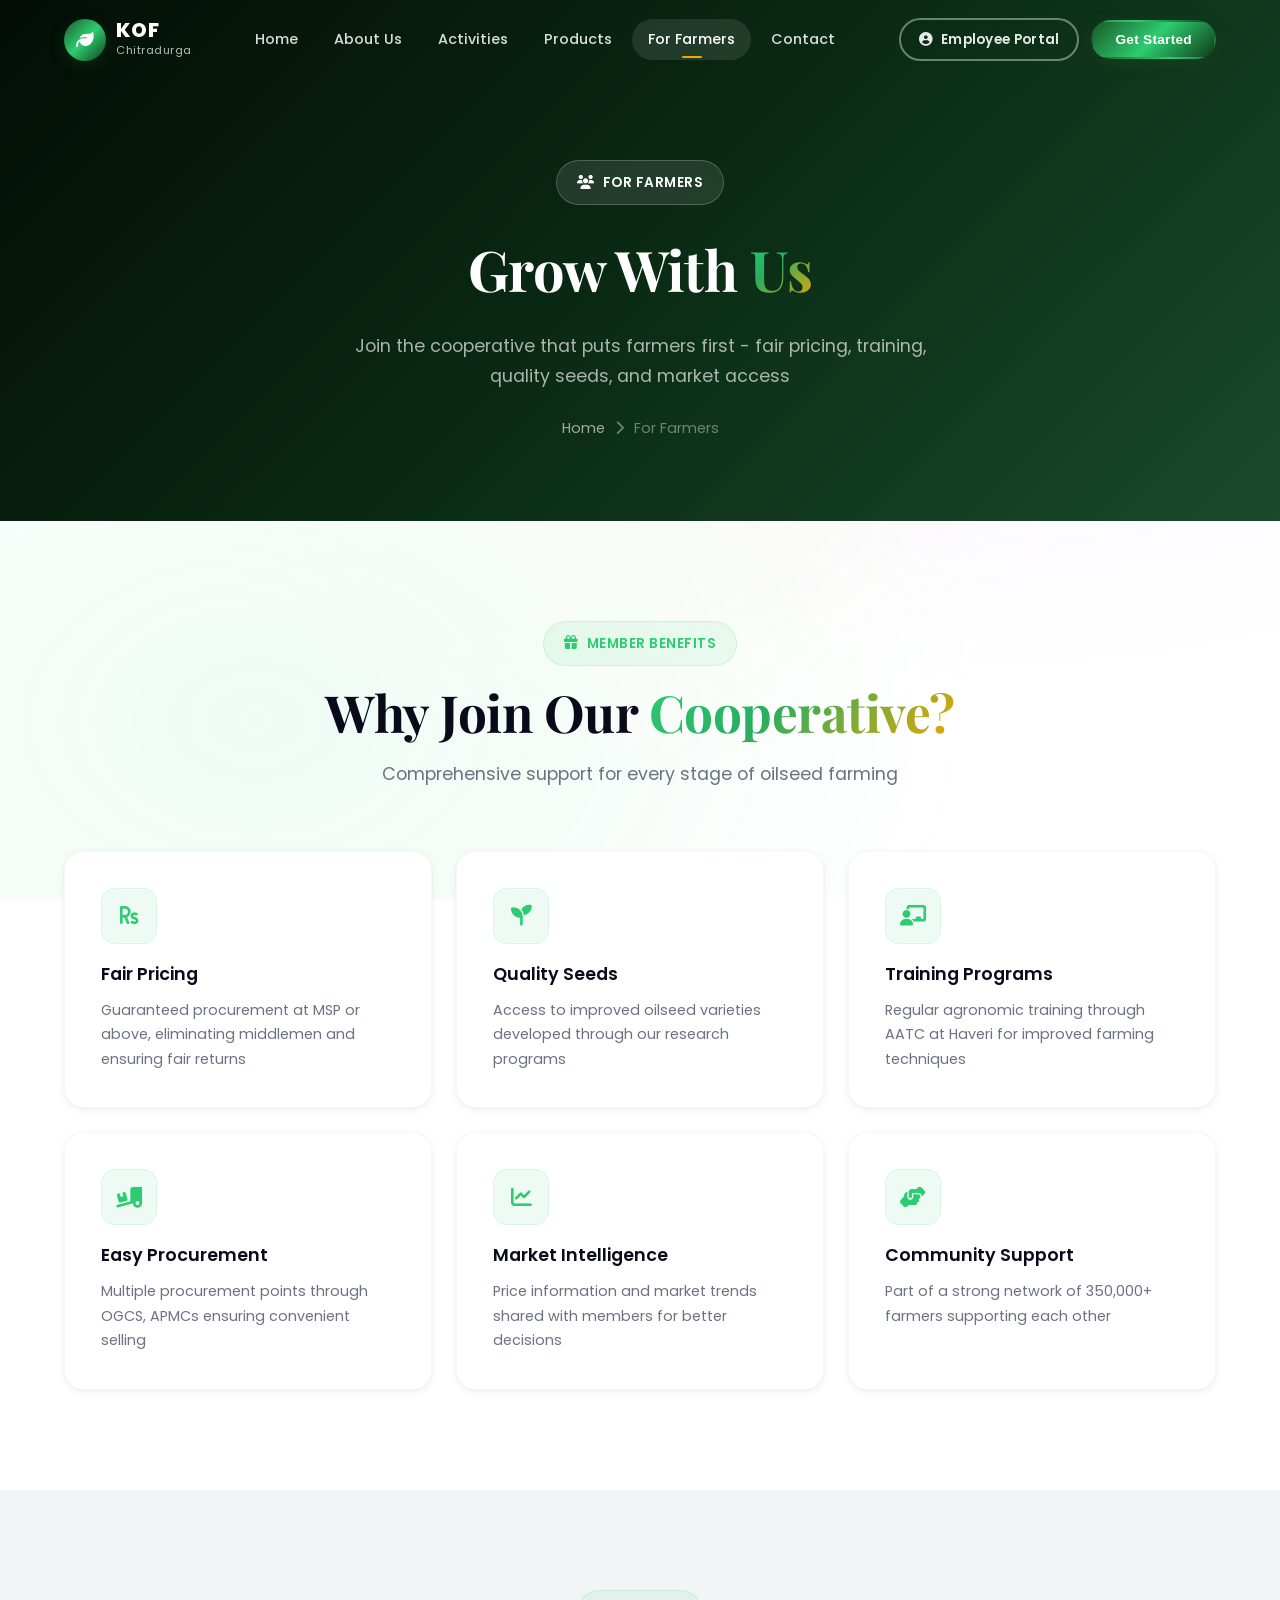
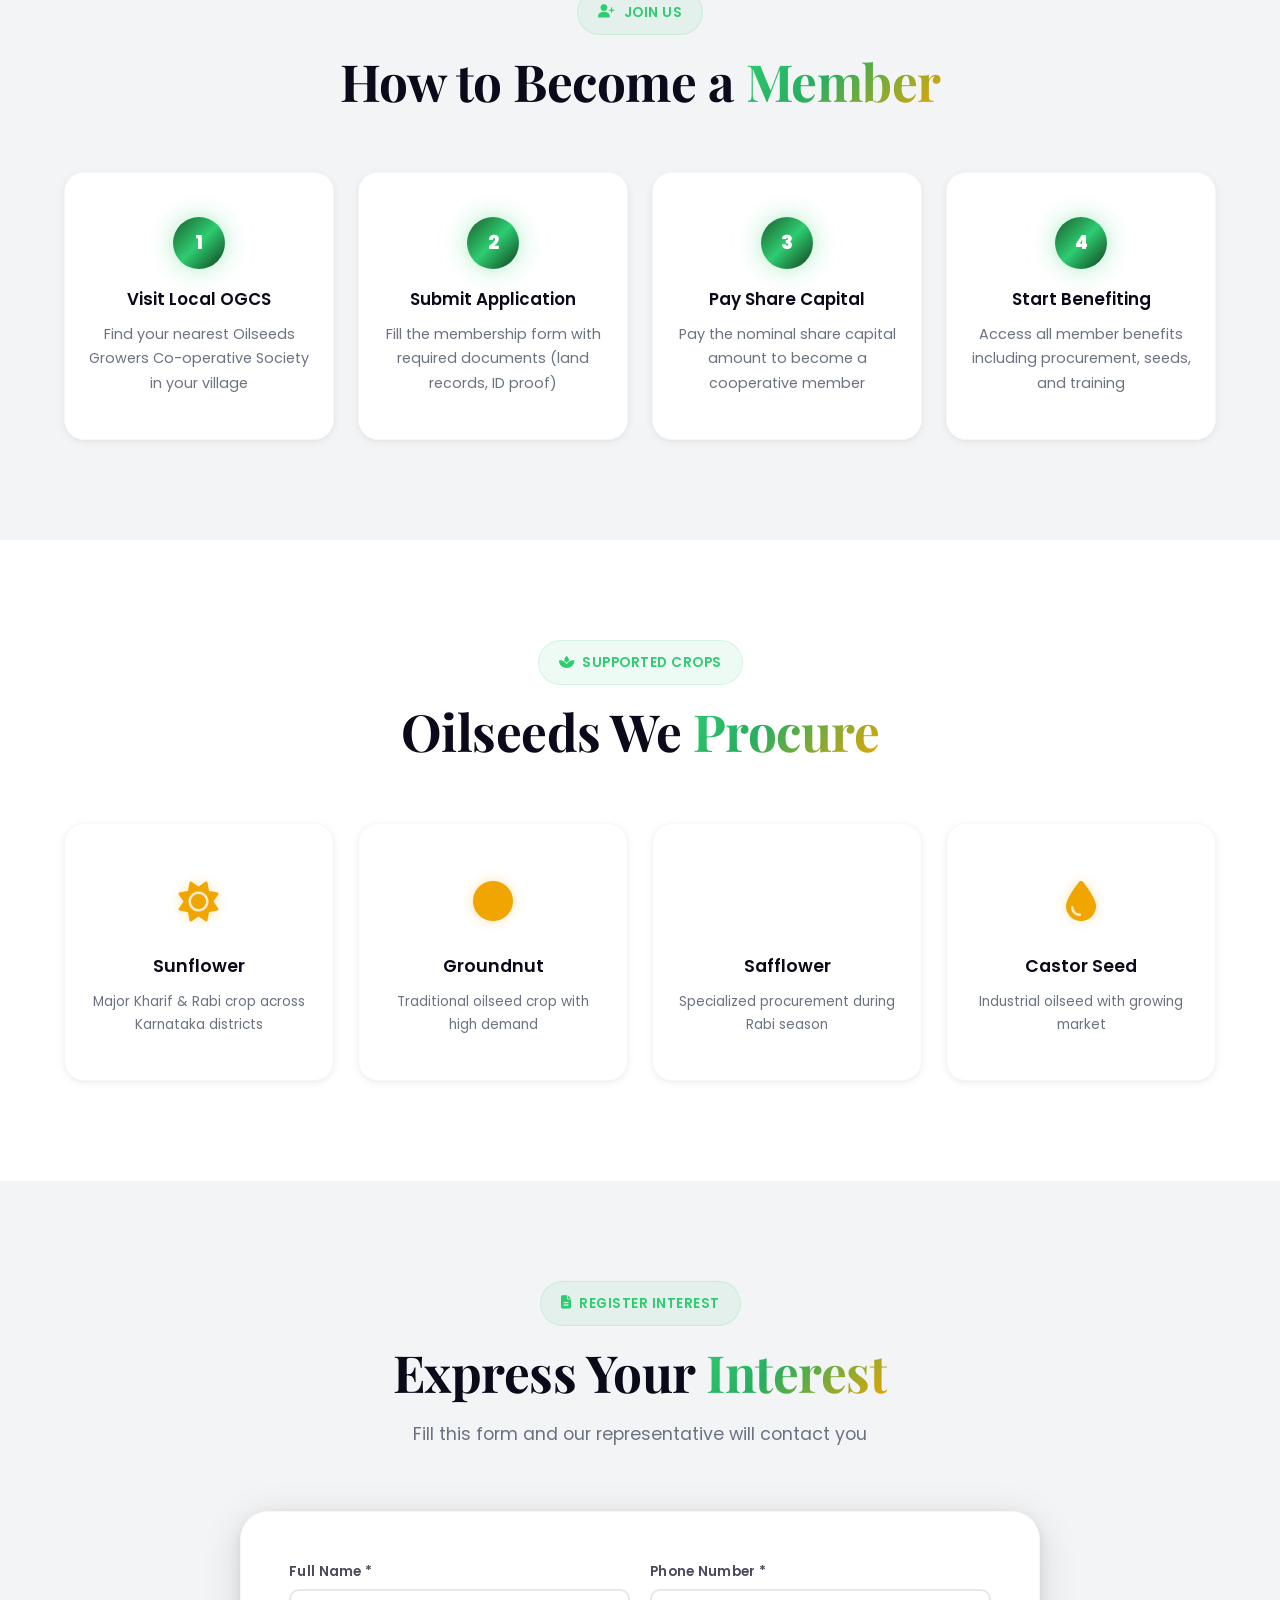
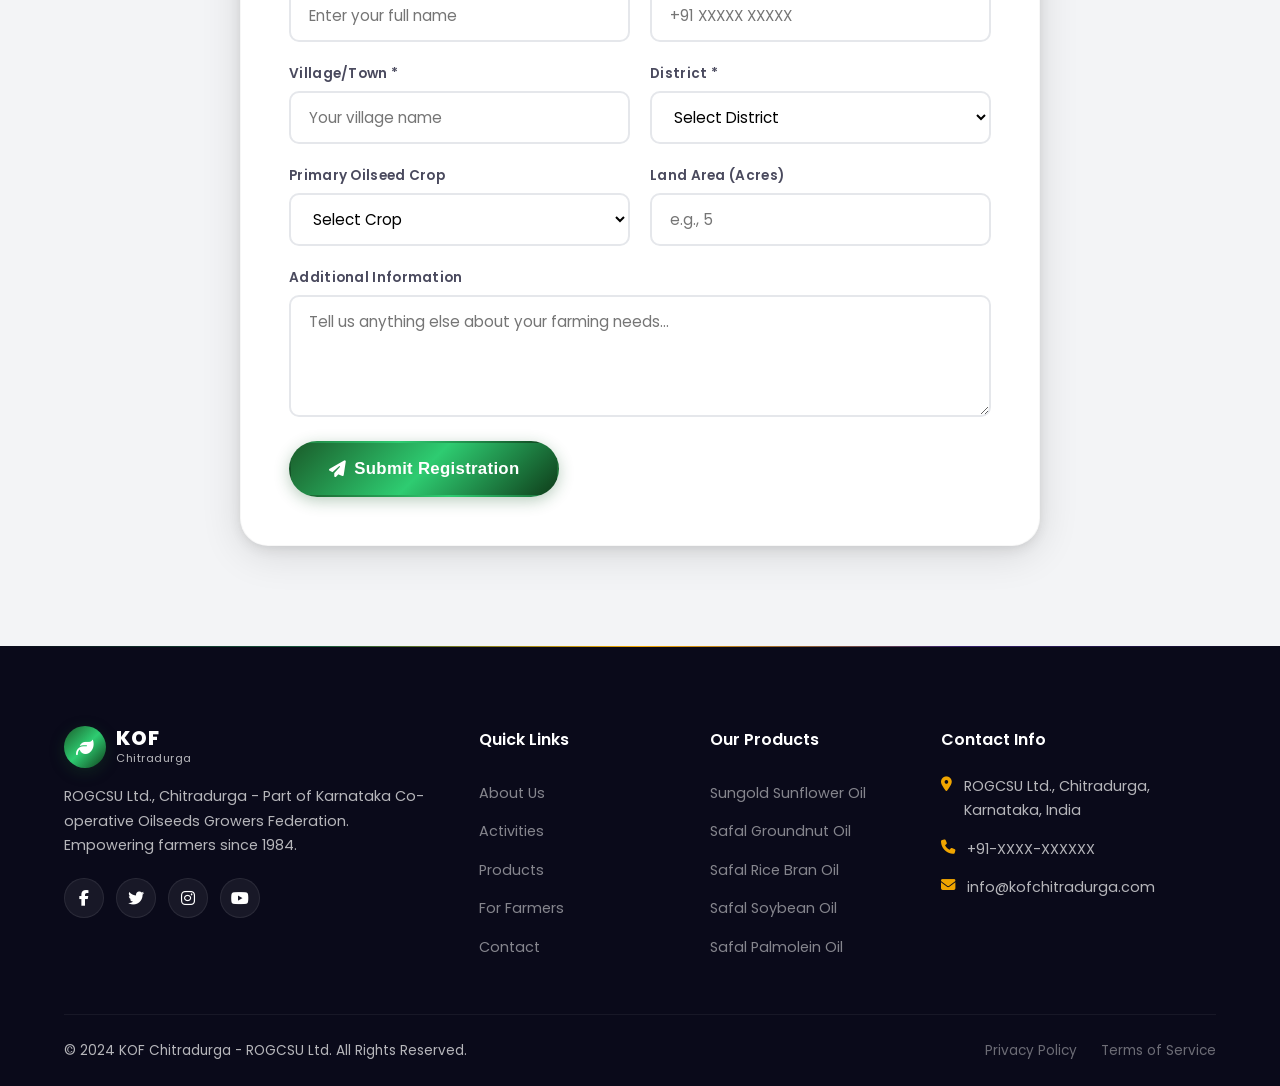
<file: farmers.html>
<!DOCTYPE html>
<html lang="en">
<head>
    <meta charset="UTF-8">
    <meta name="viewport" content="width=device-width, initial-scale=1.0">
    <title>For Farmers | KOF Chitradurga</title>
    <link rel="preconnect" href="https://fonts.googleapis.com">
    <link rel="preconnect" href="https://fonts.gstatic.com" crossorigin>
    <link href="https://fonts.googleapis.com/css2?family=Poppins:wght@300;400;500;600;700;800&family=Playfair+Display:wght@400;700&display=swap" rel="stylesheet">
    <link rel="stylesheet" href="https://cdnjs.cloudflare.com/ajax/libs/font-awesome/6.5.0/css/all.min.css">
    <link rel="stylesheet" href="css/style.css">
    <link rel="stylesheet" href="css/animations.css">
</head>
<body>
    <!-- Navigation -->
    <header id="navbar" class="navbar">
        <div class="nav-container">
            <a href="index.html" class="logo">
                <div class="logo-icon"><i class="fas fa-leaf"></i></div>
                <div class="logo-text">
                    <span class="logo-main">KOF</span>
                    <span class="logo-sub">Chitradurga</span>
                </div>
            </a>
            <nav class="nav-menu" id="navMenu">
                <a href="index.html" class="nav-link">Home</a>
                <a href="about.html" class="nav-link">About Us</a>
                <a href="activities.html" class="nav-link">Activities</a>
                <a href="products.html" class="nav-link">Products</a>
                <a href="farmers.html" class="nav-link active">For Farmers</a>
                <a href="contact.html" class="nav-link">Contact</a>
            </nav>
            <div class="nav-actions">
                <a href="dashboard.html" class="btn btn-outline nav-portal"><i class="fas fa-user-circle"></i> Employee Portal</a>
                <button class="btn btn-primary nav-cta">Get Started</button>
                <button class="menu-toggle" id="menuToggle" aria-label="Toggle menu">
                    <span></span><span></span><span></span>
                </button>
            </div>
        </div>
    </header>

    <!-- Page Hero -->
    <section class="page-hero">
        <div class="page-hero-bg"></div>
        <div class="container">
            <div class="page-hero-content">
                <span class="section-tag light"><i class="fas fa-users"></i> For Farmers</span>
                <h1 class="page-hero-title">Grow With <span class="text-gradient">Us</span></h1>
                <p class="page-hero-subtitle">Join the cooperative that puts farmers first - fair pricing, training, quality seeds, and market access</p>
                <div class="breadcrumb">
                    <a href="index.html">Home</a>
                    <i class="fas fa-chevron-right"></i>
                    <span>For Farmers</span>
                </div>
            </div>
        </div>
    </section>

    <!-- Benefits -->
    <section class="section">
        <div class="container">
            <div class="section-header text-center scroll-reveal">
                <span class="section-tag"><i class="fas fa-gift"></i> Member Benefits</span>
                <h2 class="section-title">Why Join Our <span class="text-gradient">Cooperative?</span></h2>
                <p class="section-desc">Comprehensive support for every stage of oilseed farming</p>
            </div>
            <div class="benefits-grid">
                <div class="benefit-card scroll-reveal">
                    <div class="benefit-icon"><i class="fas fa-rupee-sign"></i></div>
                    <h4>Fair Pricing</h4>
                    <p>Guaranteed procurement at MSP or above, eliminating middlemen and ensuring fair returns</p>
                </div>
                <div class="benefit-card scroll-reveal" data-delay="100">
                    <div class="benefit-icon"><i class="fas fa-seedling"></i></div>
                    <h4>Quality Seeds</h4>
                    <p>Access to improved oilseed varieties developed through our research programs</p>
                </div>
                <div class="benefit-card scroll-reveal" data-delay="200">
                    <div class="benefit-icon"><i class="fas fa-chalkboard-teacher"></i></div>
                    <h4>Training Programs</h4>
                    <p>Regular agronomic training through AATC at Haveri for improved farming techniques</p>
                </div>
                <div class="benefit-card scroll-reveal" data-delay="300">
                    <div class="benefit-icon"><i class="fas fa-truck-loading"></i></div>
                    <h4>Easy Procurement</h4>
                    <p>Multiple procurement points through OGCS, APMCs ensuring convenient selling</p>
                </div>
                <div class="benefit-card scroll-reveal" data-delay="400">
                    <div class="benefit-icon"><i class="fas fa-chart-line"></i></div>
                    <h4>Market Intelligence</h4>
                    <p>Price information and market trends shared with members for better decisions</p>
                </div>
                <div class="benefit-card scroll-reveal" data-delay="500">
                    <div class="benefit-icon"><i class="fas fa-hands-helping"></i></div>
                    <h4>Community Support</h4>
                    <p>Part of a strong network of 350,000+ farmers supporting each other</p>
                </div>
            </div>
        </div>
    </section>

    <!-- How to Join -->
    <section class="section join-section">
        <div class="container">
            <div class="section-header text-center scroll-reveal">
                <span class="section-tag"><i class="fas fa-user-plus"></i> Join Us</span>
                <h2 class="section-title">How to Become a <span class="text-gradient">Member</span></h2>
            </div>
            <div class="join-steps">
                <div class="join-step scroll-reveal">
                    <div class="step-number">1</div>
                    <h4>Visit Local OGCS</h4>
                    <p>Find your nearest Oilseeds Growers Co-operative Society in your village</p>
                </div>
                <div class="join-step scroll-reveal" data-delay="100">
                    <div class="step-number">2</div>
                    <h4>Submit Application</h4>
                    <p>Fill the membership form with required documents (land records, ID proof)</p>
                </div>
                <div class="join-step scroll-reveal" data-delay="200">
                    <div class="step-number">3</div>
                    <h4>Pay Share Capital</h4>
                    <p>Pay the nominal share capital amount to become a cooperative member</p>
                </div>
                <div class="join-step scroll-reveal" data-delay="300">
                    <div class="step-number">4</div>
                    <h4>Start Benefiting</h4>
                    <p>Access all member benefits including procurement, seeds, and training</p>
                </div>
            </div>
        </div>
    </section>

    <!-- Crops Supported -->
    <section class="section crops-section">
        <div class="container">
            <div class="section-header text-center scroll-reveal">
                <span class="section-tag"><i class="fas fa-spa"></i> Supported Crops</span>
                <h2 class="section-title">Oilseeds We <span class="text-gradient">Procure</span></h2>
            </div>
            <div class="crops-grid">
                <div class="crop-card scroll-reveal">
                    <div class="crop-icon"><i class="fas fa-sun"></i></div>
                    <h4>Sunflower</h4>
                    <p>Major Kharif & Rabi crop across Karnataka districts</p>
                </div>
                <div class="crop-card scroll-reveal" data-delay="100">
                    <div class="crop-icon"><i class="fas fa-circle"></i></div>
                    <h4>Groundnut</h4>
                    <p>Traditional oilseed crop with high demand</p>
                </div>
                <div class="crop-card scroll-reveal" data-delay="200">
                    <div class="crop-icon"><i class="fas fa-flower-tulip"></i></div>
                    <h4>Safflower</h4>
                    <p>Specialized procurement during Rabi season</p>
                </div>
                <div class="crop-card scroll-reveal" data-delay="300">
                    <div class="crop-icon"><i class="fas fa-droplet"></i></div>
                    <h4>Castor Seed</h4>
                    <p>Industrial oilseed with growing market</p>
                </div>
            </div>
        </div>
    </section>

    <!-- Farmer Registration Form -->
    <section class="section form-section">
        <div class="container">
            <div class="section-header text-center scroll-reveal">
                <span class="section-tag"><i class="fas fa-file-alt"></i> Register Interest</span>
                <h2 class="section-title">Express Your <span class="text-gradient">Interest</span></h2>
                <p class="section-desc">Fill this form and our representative will contact you</p>
            </div>
            <div class="form-container scroll-reveal">
                <form class="modern-form" id="farmerForm">
                    <div class="form-grid">
                        <div class="form-group">
                            <label for="fname">Full Name *</label>
                            <input type="text" id="fname" name="fname" required placeholder="Enter your full name">
                        </div>
                        <div class="form-group">
                            <label for="phone">Phone Number *</label>
                            <input type="tel" id="phone" name="phone" required placeholder="+91 XXXXX XXXXX">
                        </div>
                        <div class="form-group">
                            <label for="village">Village/Town *</label>
                            <input type="text" id="village" name="village" required placeholder="Your village name">
                        </div>
                        <div class="form-group">
                            <label for="district">District *</label>
                            <select id="district" name="district" required>
                                <option value="">Select District</option>
                                <option value="chitradurga">Chitradurga</option>
                                <option value="davangere">Davangere</option>
                                <option value="haveri">Haveri</option>
                                <option value="bellary">Bellary</option>
                                <option value="raichur">Raichur</option>
                                <option value="koppal">Koppal</option>
                                <option value="gadag">Gadag</option>
                                <option value="dharwad">Dharwad</option>
                                <option value="belgaum">Belgaum</option>
                                <option value="bijapur">Bijapur</option>
                                <option value="gulbarga">Gulbarga</option>
                            </select>
                        </div>
                        <div class="form-group">
                            <label for="crop">Primary Oilseed Crop</label>
                            <select id="crop" name="crop">
                                <option value="">Select Crop</option>
                                <option value="sunflower">Sunflower</option>
                                <option value="groundnut">Groundnut</option>
                                <option value="safflower">Safflower</option>
                                <option value="castor">Castor Seed</option>
                                <option value="other">Other</option>
                            </select>
                        </div>
                        <div class="form-group">
                            <label for="landarea">Land Area (Acres)</label>
                            <input type="number" id="landarea" name="landarea" placeholder="e.g., 5">
                        </div>
                    </div>
                    <div class="form-group full-width">
                        <label for="message">Additional Information</label>
                        <textarea id="message" name="message" rows="4" placeholder="Tell us anything else about your farming needs..."></textarea>
                    </div>
                    <button type="submit" class="btn btn-primary btn-lg">
                        <i class="fas fa-paper-plane"></i> Submit Registration
                    </button>
                </form>
            </div>
        </div>
    </section>

    <!-- Footer -->
    <footer class="footer">
        <div class="container">
            <div class="footer-grid">
                <div class="footer-brand">
                    <div class="footer-logo">
                        <div class="logo-icon"><i class="fas fa-leaf"></i></div>
                        <div class="logo-text">
                            <span class="logo-main">KOF</span>
                            <span class="logo-sub">Chitradurga</span>
                        </div>
                    </div>
                    <p>ROGCSU Ltd., Chitradurga - Part of Karnataka Co-operative Oilseeds Growers Federation. Empowering farmers since 1984.</p>
                    <div class="social-links">
                        <a href="#"><i class="fab fa-facebook-f"></i></a>
                        <a href="#"><i class="fab fa-twitter"></i></a>
                        <a href="#"><i class="fab fa-instagram"></i></a>
                        <a href="#"><i class="fab fa-youtube"></i></a>
                    </div>
                </div>
                <div class="footer-links">
                    <h4>Quick Links</h4>
                    <a href="about.html">About Us</a>
                    <a href="activities.html">Activities</a>
                    <a href="products.html">Products</a>
                    <a href="farmers.html">For Farmers</a>
                    <a href="contact.html">Contact</a>
                </div>
                <div class="footer-links">
                    <h4>Our Products</h4>
                    <a href="products.html">Sungold Sunflower Oil</a>
                    <a href="products.html">Safal Groundnut Oil</a>
                    <a href="products.html">Safal Rice Bran Oil</a>
                    <a href="products.html">Safal Soybean Oil</a>
                    <a href="products.html">Safal Palmolein Oil</a>
                </div>
                <div class="footer-contact">
                    <h4>Contact Info</h4>
                    <div class="contact-item">
                        <i class="fas fa-map-marker-alt"></i>
                        <span>ROGCSU Ltd., Chitradurga, Karnataka, India</span>
                    </div>
                    <div class="contact-item">
                        <i class="fas fa-phone"></i>
                        <span>+91-XXXX-XXXXXX</span>
                    </div>
                    <div class="contact-item">
                        <i class="fas fa-envelope"></i>
                        <span>info@kofchitradurga.com</span>
                    </div>
                </div>
            </div>
            <div class="footer-bottom">
                <p>&copy; 2024 KOF Chitradurga - ROGCSU Ltd. All Rights Reserved.</p>
                <div class="footer-bottom-links">
                    <a href="#">Privacy Policy</a>
                    <a href="#">Terms of Service</a>
                </div>
            </div>
        </div>
    </footer>

    <button class="back-to-top" id="backToTop" aria-label="Back to top">
        <i class="fas fa-arrow-up"></i>
    </button>

    <!-- WhatsApp Float -->
    <a href="https://wa.me/916366975382" target="_blank" class="whatsapp-float" aria-label="Chat on WhatsApp">
        <i class="fab fa-whatsapp"></i>
        <span class="whatsapp-tooltip">Chat with us!</span>
    </a>

    <!-- Social Media Bar -->
    <div class="social-float-bar">
        <a href="https://www.facebook.com/kofchitradurga" target="_blank" class="social-float-item fb"><i class="fab fa-facebook-f"></i></a>
        <a href="https://www.instagram.com/kofchitradurga" target="_blank" class="social-float-item ig"><i class="fab fa-instagram"></i></a>
        <a href="https://www.youtube.com/@kofchitradurga" target="_blank" class="social-float-item yt"><i class="fab fa-youtube"></i></a>
    </div>

    <script src="js/main.js"></script>
</body>
</html>
</file>
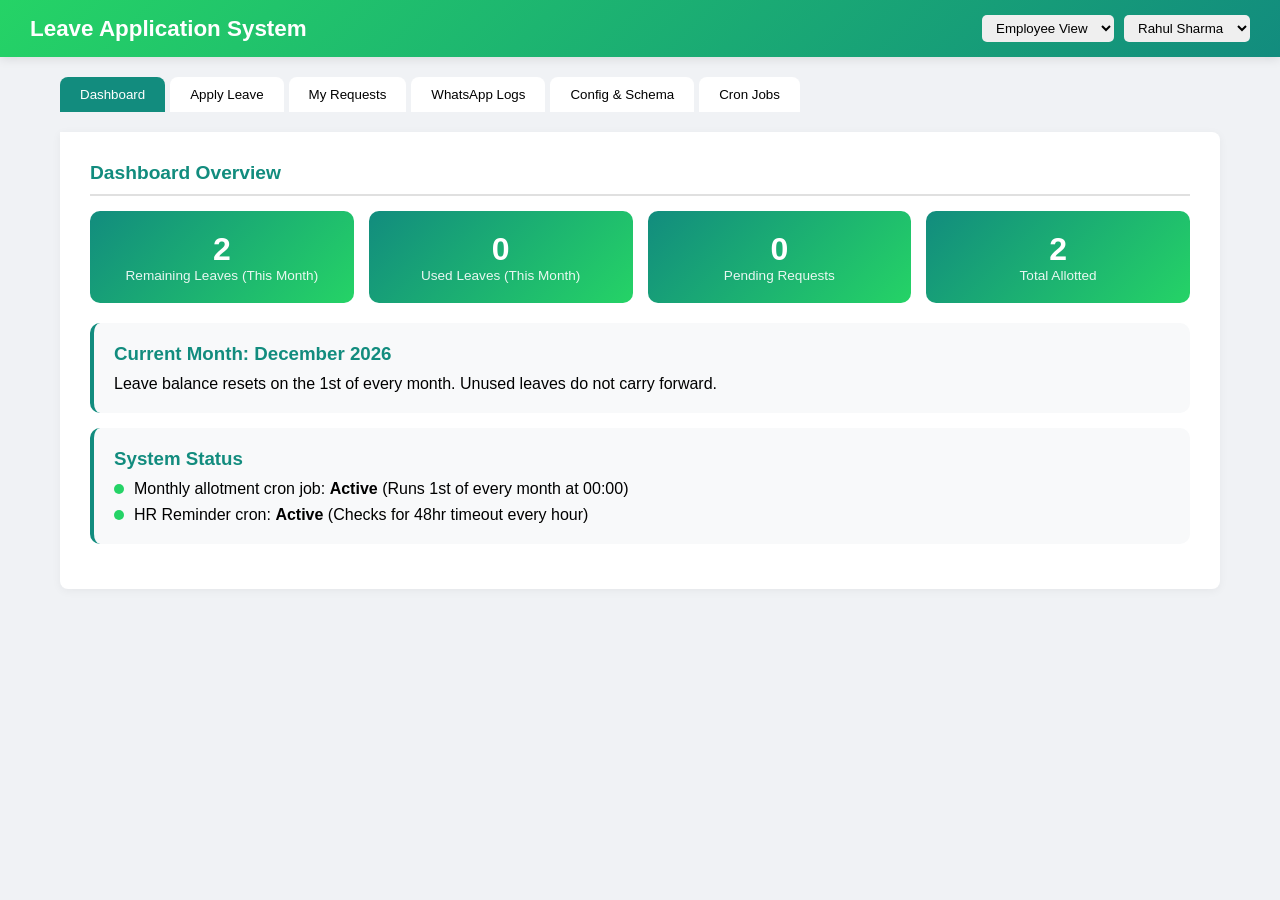
<file: leave-application-system.html>
<!DOCTYPE html>
<html lang="en">
<head>
    <meta charset="UTF-8">
    <meta name="viewport" content="width=device-width, initial-scale=1.0">
    <title>Leave Application System with WhatsApp Integration</title>
    <style>
        * { margin: 0; padding: 0; box-sizing: border-box; }
        body { font-family: 'Segoe UI', Tahoma, Geneva, Verdana, sans-serif; background: #f0f2f5; min-height: 100vh; }
        .navbar { background: linear-gradient(135deg, #25D366, #128C7E); padding: 15px 30px; color: white; display: flex; justify-content: space-between; align-items: center; box-shadow: 0 2px 10px rgba(0,0,0,0.1); }
        .navbar h1 { font-size: 1.4rem; }
        .navbar .user-info { display: flex; align-items: center; gap: 10px; }
        .navbar select { padding: 5px 10px; border-radius: 5px; border: none; }
        .container { max-width: 1200px; margin: 20px auto; padding: 0 20px; }
        .tabs { display: flex; gap: 5px; margin-bottom: 20px; flex-wrap: wrap; }
        .tab-btn { padding: 10px 20px; border: none; background: white; border-radius: 8px 8px 0 0; cursor: pointer; font-weight: 500; transition: all 0.3s; }
        .tab-btn.active { background: #128C7E; color: white; }
        .tab-btn:hover { background: #25D366; color: white; }
        .tab-content { display: none; background: white; border-radius: 0 8px 8px 8px; padding: 30px; box-shadow: 0 2px 10px rgba(0,0,0,0.05); }
        .tab-content.active { display: block; }
        .card { background: #f8f9fa; border-radius: 10px; padding: 20px; margin-bottom: 15px; border-left: 4px solid #128C7E; }
        .card h3 { color: #128C7E; margin-bottom: 10px; }
        .stats-grid { display: grid; grid-template-columns: repeat(auto-fit, minmax(200px, 1fr)); gap: 15px; margin-bottom: 20px; }
        .stat-card { background: linear-gradient(135deg, #128C7E, #25D366); color: white; padding: 20px; border-radius: 10px; text-align: center; }
        .stat-card h2 { font-size: 2rem; }
        .stat-card p { opacity: 0.9; font-size: 0.85rem; }
        .form-group { margin-bottom: 15px; }
        .form-group label { display: block; margin-bottom: 5px; font-weight: 500; color: #333; }
        .form-group input, .form-group textarea, .form-group select { width: 100%; padding: 10px; border: 1px solid #ddd; border-radius: 6px; font-size: 0.95rem; }
        .form-group textarea { resize: vertical; min-height: 80px; }
        .btn { padding: 10px 20px; border: none; border-radius: 6px; cursor: pointer; font-weight: 500; transition: all 0.3s; }
        .btn-primary { background: #128C7E; color: white; }
        .btn-primary:hover { background: #0d6b5e; }
        .btn-approve { background: #25D366; color: white; }
        .btn-reject { background: #e74c3c; color: white; }
        .btn-remind { background: #f39c12; color: white; }
        .btn:disabled { opacity: 0.5; cursor: not-allowed; }
        table { width: 100%; border-collapse: collapse; margin-top: 15px; }
        th, td { padding: 12px; text-align: left; border-bottom: 1px solid #eee; }
        th { background: #f8f9fa; font-weight: 600; color: #333; }
        .badge { padding: 4px 10px; border-radius: 12px; font-size: 0.75rem; font-weight: 600; }
        .badge-pending { background: #fff3cd; color: #856404; }
        .badge-approved { background: #d4edda; color: #155724; }
        .badge-rejected { background: #f8d7da; color: #721c24; }
        .whatsapp-log { background: #DCF8C6; border-radius: 10px; padding: 15px; margin: 10px 0; font-size: 0.9rem; border-left: 4px solid #25D366; }
        .whatsapp-log .timestamp { color: #666; font-size: 0.75rem; }
        .toggle-container { display: flex; align-items: center; gap: 10px; margin-bottom: 15px; }
        .toggle { position: relative; width: 50px; height: 26px; }
        .toggle input { opacity: 0; width: 0; height: 0; }
        .toggle .slider { position: absolute; cursor: pointer; top: 0; left: 0; right: 0; bottom: 0; background: #ccc; border-radius: 26px; transition: 0.3s; }
        .toggle .slider:before { position: absolute; content: ""; height: 20px; width: 20px; left: 3px; bottom: 3px; background: white; border-radius: 50%; transition: 0.3s; }
        .toggle input:checked + .slider { background: #25D366; }
        .toggle input:checked + .slider:before { transform: translateX(24px); }
        .notification { position: fixed; top: 20px; right: 20px; padding: 15px 25px; border-radius: 8px; color: white; font-weight: 500; z-index: 1000; animation: slideIn 0.3s ease; }
        .notification.success { background: #25D366; }
        .notification.error { background: #e74c3c; }
        .notification.info { background: #3498db; }
        @keyframes slideIn { from { transform: translateX(100%); opacity: 0; } to { transform: translateX(0); opacity: 1; } }
        .config-section { background: #f0f8f0; padding: 20px; border-radius: 10px; margin-bottom: 20px; }
        .config-section h4 { color: #128C7E; margin-bottom: 10px; }
        .code-block { background: #1e1e1e; color: #d4d4d4; padding: 15px; border-radius: 8px; font-family: 'Courier New', monospace; font-size: 0.85rem; overflow-x: auto; margin: 10px 0; white-space: pre-wrap; }
        .schema-table { font-family: monospace; font-size: 0.85rem; }
        .section-title { font-size: 1.2rem; color: #128C7E; margin-bottom: 15px; padding-bottom: 10px; border-bottom: 2px solid #e0e0e0; }
        .cron-status { display: flex; align-items: center; gap: 10px; }
        .cron-dot { width: 10px; height: 10px; border-radius: 50%; background: #25D366; animation: pulse 1.5s infinite; }
        @keyframes pulse { 0%, 100% { opacity: 1; } 50% { opacity: 0.4; } }
        .modal { display: none; position: fixed; top: 0; left: 0; width: 100%; height: 100%; background: rgba(0,0,0,0.5); z-index: 999; justify-content: center; align-items: center; }
        .modal.active { display: flex; }
        .modal-content { background: white; padding: 30px; border-radius: 12px; max-width: 500px; width: 90%; }
        .modal-content h3 { margin-bottom: 15px; }
        @media (max-width: 768px) { .container { padding: 0 10px; } .tabs { flex-direction: column; } .tab-btn { border-radius: 8px; } }
    </style>
</head>
<body>

<!-- Navbar -->
<nav class="navbar">
    <h1>Leave Application System</h1>
    <div class="user-info">
        <select id="roleSwitch" onchange="switchRole()">
            <option value="employee">Employee View</option>
            <option value="hr">HR View</option>
        </select>
        <select id="userSwitch" onchange="switchUser()">
        </select>
    </div>
</nav>

<div class="container">
    <!-- Tabs -->
    <div class="tabs">
        <button class="tab-btn active" onclick="showTab('dashboard')">Dashboard</button>
        <button class="tab-btn" onclick="showTab('apply')">Apply Leave</button>
        <button class="tab-btn" onclick="showTab('requests')">My Requests</button>
        <button class="tab-btn" onclick="showTab('hr-panel')" id="hrTabBtn">HR Panel</button>
        <button class="tab-btn" onclick="showTab('whatsapp')">WhatsApp Logs</button>
        <button class="tab-btn" onclick="showTab('config')">Config & Schema</button>
        <button class="tab-btn" onclick="showTab('cron')">Cron Jobs</button>
    </div>

    <!-- Dashboard Tab -->
    <div id="tab-dashboard" class="tab-content active">
        <h2 class="section-title">Dashboard Overview</h2>
        <div class="stats-grid">
            <div class="stat-card">
                <h2 id="stat-remaining">2</h2>
                <p>Remaining Leaves (This Month)</p>
            </div>
            <div class="stat-card">
                <h2 id="stat-used">0</h2>
                <p>Used Leaves (This Month)</p>
            </div>
            <div class="stat-card">
                <h2 id="stat-pending">0</h2>
                <p>Pending Requests</p>
            </div>
            <div class="stat-card">
                <h2 id="stat-total">2</h2>
                <p>Total Allotted</p>
            </div>
        </div>
        <div class="card">
            <h3>Current Month: <span id="current-month"></span></h3>
            <p>Leave balance resets on the 1st of every month. Unused leaves do not carry forward.</p>
        </div>
        <div class="card">
            <h3>System Status</h3>
            <div class="cron-status">
                <div class="cron-dot"></div>
                <span>Monthly allotment cron job: <strong>Active</strong> (Runs 1st of every month at 00:00)</span>
            </div>
            <div class="cron-status" style="margin-top:8px;">
                <div class="cron-dot"></div>
                <span>HR Reminder cron: <strong>Active</strong> (Checks for 48hr timeout every hour)</span>
            </div>
        </div>
    </div>

    <!-- Apply Leave Tab -->
    <div id="tab-apply" class="tab-content">
        <h2 class="section-title">Apply for Leave</h2>
        <div class="card">
            <div class="toggle-container">
                <label class="toggle">
                    <input type="checkbox" id="retroToggle">
                    <span class="slider"></span>
                </label>
                <span>Allow Retro-Leave (Past Dates)</span>
            </div>
            <form id="leaveForm" onsubmit="submitLeave(event)">
                <div class="form-group">
                    <label>Leave Date</label>
                    <input type="date" id="leaveDate" required>
                </div>
                <div class="form-group">
                    <label>Reason</label>
                    <textarea id="leaveReason" placeholder="Enter reason for leave..." required></textarea>
                </div>
                <div class="form-group">
                    <label>Your Remaining Balance: <strong id="formBalance">2</strong> leaves</label>
                </div>
                <button type="submit" class="btn btn-primary" id="submitBtn">Submit Leave Application</button>
            </form>
        </div>
    </div>

    <!-- My Requests Tab -->
    <div id="tab-requests" class="tab-content">
        <h2 class="section-title">My Leave Requests</h2>
        <table>
            <thead>
                <tr><th>Request ID</th><th>Date</th><th>Reason</th><th>Status</th><th>Applied On</th></tr>
            </thead>
            <tbody id="myRequestsBody"></tbody>
        </table>
    </div>

    <!-- HR Panel Tab -->
    <div id="tab-hr-panel" class="tab-content">
        <h2 class="section-title">HR Management Panel</h2>
        <div class="card">
            <h3>Pending Leave Requests</h3>
            <table>
                <thead>
                    <tr><th>Employee</th><th>Date</th><th>Reason</th><th>Balance After</th><th>Applied</th><th>Actions</th></tr>
                </thead>
                <tbody id="hrRequestsBody"></tbody>
            </table>
        </div>
        <div class="card" style="margin-top:20px;">
            <h3>All Employees</h3>
            <table>
                <thead>
                    <tr><th>ID</th><th>Name</th><th>Email</th><th>Phone</th><th>Joined</th><th>Status</th><th>Balance</th></tr>
                </thead>
                <tbody id="employeeListBody"></tbody>
            </table>
        </div>
    </div>

    <!-- WhatsApp Logs Tab -->
    <div id="tab-whatsapp" class="tab-content">
        <h2 class="section-title">WhatsApp Message Logs</h2>
        <div id="whatsappLogs"></div>
    </div>


    <!-- Config & Schema Tab -->
    <div id="tab-config" class="tab-content">
        <h2 class="section-title">Configuration & Database Schema</h2>
        <div class="config-section">
            <h4>Database Migration Scripts (SQL)</h4>
            <div class="code-block">-- Users Table
CREATE TABLE users (
    employee_id VARCHAR(10) PRIMARY KEY,
    name VARCHAR(100) NOT NULL,
    email VARCHAR(150) UNIQUE NOT NULL,
    phone VARCHAR(20) NOT NULL,
    role ENUM('Employee', 'HR') DEFAULT 'Employee',
    date_of_joining DATE NOT NULL,
    active_status BOOLEAN DEFAULT TRUE,
    created_at TIMESTAMP DEFAULT CURRENT_TIMESTAMP
);

-- Leave Allotment Table
CREATE TABLE leave_allotment (
    id INT AUTO_INCREMENT PRIMARY KEY,
    employee_id VARCHAR(10) NOT NULL,
    month_year VARCHAR(7) NOT NULL,
    total_allotted INT DEFAULT 2,
    used_leaves INT DEFAULT 0,
    remaining_balance INT DEFAULT 2,
    FOREIGN KEY (employee_id) REFERENCES users(employee_id),
    UNIQUE KEY unique_emp_month (employee_id, month_year)
);

-- Leave Requests Table
CREATE TABLE leave_requests (
    request_id VARCHAR(20) PRIMARY KEY,
    employee_id VARCHAR(10) NOT NULL,
    leave_date DATE NOT NULL,
    reason TEXT NOT NULL,
    status ENUM('Pending', 'Approved', 'Rejected') DEFAULT 'Pending',
    whatsapp_message_id VARCHAR(50),
    created_at TIMESTAMP DEFAULT CURRENT_TIMESTAMP,
    updated_at TIMESTAMP DEFAULT CURRENT_TIMESTAMP ON UPDATE CURRENT_TIMESTAMP,
    FOREIGN KEY (employee_id) REFERENCES users(employee_id)
);</div>
        </div>
        <div class="config-section">
            <h4>WhatsApp Business API Configuration (Twilio)</h4>
            <div class="code-block">// Environment Variables (.env)
TWILIO_ACCOUNT_SID=your_account_sid
TWILIO_AUTH_TOKEN=your_auth_token
TWILIO_WHATSAPP_NUMBER=whatsapp:+14155238886
HR_WHATSAPP_NUMBER=whatsapp:+91XXXXXXXXXX

// Webhook URL for Inbound Messages
WEBHOOK_URL=https://yourdomain.com/api/whatsapp/webhook

// Twilio Webhook Validation
// Validates X-Twilio-Signature header against request URL + params</div>
        </div>
        <div class="config-section">
            <h4>API Endpoints</h4>
            <div class="code-block">POST /api/leave/apply          - Submit leave request
GET  /api/leave/balance/:empId  - Get leave balance
GET  /api/leave/requests/:empId - Get employee requests
PUT  /api/leave/approve/:reqId  - Approve request (HR only)
PUT  /api/leave/reject/:reqId   - Reject request (HR only)
POST /api/whatsapp/webhook      - Inbound WhatsApp webhook (secured)
POST /api/whatsapp/status       - Message status callback
POST /api/cron/monthly-allot    - Trigger monthly allotment
POST /api/cron/hr-reminder      - Trigger 48hr reminder check</div>
        </div>
        <div class="config-section">
            <h4>Node.js Backend Reference (Express + Twilio)</h4>
            <div class="code-block">const express = require('express');
const cron = require('node-cron');
const twilio = require('twilio');

const client = twilio(process.env.TWILIO_ACCOUNT_SID, process.env.TWILIO_AUTH_TOKEN);

// Monthly Allotment - 1st of every month at 00:00
cron.schedule('0 0 1 * *', async () =&gt; {
    const monthYear = new Date().toISOString().slice(0, 7);
    // Reset all active employees to 2 leaves
});

// HR Reminder - Every hour check 48hr pending
cron.schedule('0 * * * *', async () =&gt; {
    // Find requests pending &gt; 48hrs, send reminder
});

// Webhook - Validate HR origin before processing
app.post('/api/whatsapp/webhook', (req, res) =&gt; {
    if (req.body.From !== process.env.HR_WHATSAPP_NUMBER) {
        return res.status(403).json({ error: 'Unauthorized' });
    }
    // Process ButtonPayload: approve_REQ001 or reject_REQ001
});</div>
        </div>
    </div>

    <!-- Cron Jobs Tab -->
    <div id="tab-cron" class="tab-content">
        <h2 class="section-title">Automated Cron Jobs</h2>
        <div class="card">
            <h3>Monthly Leave Allotment</h3>
            <p><strong>Schedule:</strong> <code>0 0 1 * *</code> (1st of every month at midnight)</p>
            <p><strong>Action:</strong> Credits 2 Casual Leaves to all active employees. Resets previous month balance (no carry forward).</p>
            <button class="btn btn-primary" onclick="runMonthlyAllotment()" style="margin-top:10px;">Run Manually Now</button>
        </div>
        <div class="card">
            <h3>HR Reminder (48hr Timeout)</h3>
            <p><strong>Schedule:</strong> <code>0 * * * *</code> (Every hour)</p>
            <p><strong>Action:</strong> Sends WhatsApp reminder to HR for any pending request older than 48 hours.</p>
            <button class="btn btn-remind" onclick="runHrReminder()" style="margin-top:10px;">Run Manually Now</button>
        </div>
        <div class="card">
            <h3>Cron Execution Log</h3>
            <div id="cronLog" style="max-height:300px;overflow-y:auto;"></div>
        </div>
    </div>
</div>

<!-- Modal -->
<div class="modal" id="notifModal">
    <div class="modal-content">
        <h3 id="modalTitle">Notification</h3>
        <p id="modalBody"></p>
        <button class="btn btn-primary" onclick="closeModal()" style="margin-top:15px;">OK</button>
    </div>
</div>


<script>
// ==================== DATABASE SIMULATION (localStorage) ====================
const DB = {
    getUsers() { return JSON.parse(localStorage.getItem('lms_users') || '[]'); },
    setUsers(data) { localStorage.setItem('lms_users', JSON.stringify(data)); },
    getAllotments() { return JSON.parse(localStorage.getItem('lms_allotments') || '[]'); },
    setAllotments(data) { localStorage.setItem('lms_allotments', JSON.stringify(data)); },
    getRequests() { return JSON.parse(localStorage.getItem('lms_requests') || '[]'); },
    setRequests(data) { localStorage.setItem('lms_requests', JSON.stringify(data)); },
    getWhatsAppLogs() { return JSON.parse(localStorage.getItem('lms_wa_logs') || '[]'); },
    setWhatsAppLogs(data) { localStorage.setItem('lms_wa_logs', JSON.stringify(data)); },
    getCronLogs() { return JSON.parse(localStorage.getItem('lms_cron_logs') || '[]'); },
    setCronLogs(data) { localStorage.setItem('lms_cron_logs', JSON.stringify(data)); }
};

// ==================== SEED DATA ====================
function initializeData() {
    if (localStorage.getItem('lms_initialized')) return;

    const now = new Date();
    const monthYear = now.toISOString().slice(0, 7);

    const users = [
        { employee_id: 'EMP001', name: 'Rahul Sharma', email: 'rahul@company.com', phone: '+919876543210', role: 'Employee', date_of_joining: '2023-03-15', active_status: true },
        { employee_id: 'EMP002', name: 'Priya Patel', email: 'priya@company.com', phone: '+919876543211', role: 'Employee', date_of_joining: '2022-08-01', active_status: true },
        { employee_id: 'EMP003', name: 'Amit Kumar', email: 'amit@company.com', phone: '+919876543212', role: 'Employee', date_of_joining: '2024-01-10', active_status: true },
        { employee_id: 'EMP004', name: 'Sneha Reddy', email: 'sneha@company.com', phone: '+919876543213', role: 'Employee', date_of_joining: '2023-11-20', active_status: true },
        { employee_id: 'HR001', name: 'Vikram Singh (HR)', email: 'hr@company.com', phone: '+919876543200', role: 'HR', date_of_joining: '2021-01-01', active_status: true }
    ];

    const allotments = users.filter(u => u.role === 'Employee').map(u => ({
        employee_id: u.employee_id,
        month_year: monthYear,
        total_allotted: 2,
        used_leaves: 0,
        remaining_balance: 2
    }));

    DB.setUsers(users);
    DB.setAllotments(allotments);
    DB.setRequests([]);
    DB.setWhatsAppLogs([]);
    DB.setCronLogs([]);
    localStorage.setItem('lms_initialized', 'true');
}

// ==================== STATE ====================
let currentUser = null;
let currentRole = 'employee';

function getCurrentMonthYear() {
    return new Date().toISOString().slice(0, 7);
}

function getMonthName() {
    return new Date().toLocaleString('default', { month: 'long', year: 'numeric' });
}

function generateRequestId() {
    const requests = DB.getRequests();
    return 'REQ' + String(requests.length + 1).padStart(4, '0');
}

function generateWAMessageId() {
    return 'WA_' + Date.now() + '_' + Math.random().toString(36).substr(2, 6);
}


// ==================== UI FUNCTIONS ====================
function showTab(tabId) {
    document.querySelectorAll('.tab-content').forEach(t => t.classList.remove('active'));
    document.querySelectorAll('.tab-btn').forEach(b => b.classList.remove('active'));
    document.getElementById('tab-' + tabId).classList.add('active');
    event.target.classList.add('active');
    refreshCurrentTab(tabId);
}

function refreshCurrentTab(tabId) {
    switch(tabId) {
        case 'dashboard': refreshDashboard(); break;
        case 'apply': refreshApplyForm(); break;
        case 'requests': refreshMyRequests(); break;
        case 'hr-panel': refreshHRPanel(); break;
        case 'whatsapp': refreshWhatsAppLogs(); break;
        case 'cron': refreshCronLog(); break;
    }
}

function showNotification(message, type = 'success') {
    const notif = document.createElement('div');
    notif.className = `notification ${type}`;
    notif.textContent = message;
    document.body.appendChild(notif);
    setTimeout(() => notif.remove(), 4000);
}

function showModal(title, body) {
    document.getElementById('modalTitle').textContent = title;
    document.getElementById('modalBody').textContent = body;
    document.getElementById('notifModal').classList.add('active');
}

function closeModal() {
    document.getElementById('notifModal').classList.remove('active');
}

// ==================== ROLE & USER SWITCHING ====================
function switchRole() {
    currentRole = document.getElementById('roleSwitch').value;
    populateUserSwitch();
    document.getElementById('hrTabBtn').style.display = currentRole === 'hr' ? 'inline-block' : 'none';
    refreshDashboard();
}

function switchUser() {
    const userId = document.getElementById('userSwitch').value;
    const users = DB.getUsers();
    currentUser = users.find(u => u.employee_id === userId);
    refreshDashboard();
    refreshApplyForm();
}

function populateUserSwitch() {
    const users = DB.getUsers();
    const select = document.getElementById('userSwitch');
    const filtered = currentRole === 'hr' ? users.filter(u => u.role === 'HR') : users.filter(u => u.role === 'Employee');
    select.innerHTML = filtered.map(u => `<option value="${u.employee_id}">${u.name}</option>`).join('');
    currentUser = filtered[0];
}

// ==================== DASHBOARD ====================
function refreshDashboard() {
    document.getElementById('current-month').textContent = getMonthName();
    if (!currentUser) return;

    const allotments = DB.getAllotments();
    const monthYear = getCurrentMonthYear();
    const allot = allotments.find(a => a.employee_id === currentUser.employee_id && a.month_year === monthYear);

    const requests = DB.getRequests();
    const pendingCount = requests.filter(r => r.employee_id === currentUser.employee_id && r.status === 'Pending').length;

    document.getElementById('stat-remaining').textContent = allot ? allot.remaining_balance : 0;
    document.getElementById('stat-used').textContent = allot ? allot.used_leaves : 0;
    document.getElementById('stat-pending').textContent = pendingCount;
    document.getElementById('stat-total').textContent = allot ? allot.total_allotted : 2;
}

// ==================== APPLY LEAVE ====================
function refreshApplyForm() {
    if (!currentUser) return;
    const allotments = DB.getAllotments();
    const monthYear = getCurrentMonthYear();
    const allot = allotments.find(a => a.employee_id === currentUser.employee_id && a.month_year === monthYear);
    document.getElementById('formBalance').textContent = allot ? allot.remaining_balance : 0;
}

function submitLeave(event) {
    event.preventDefault();

    const leaveDate = document.getElementById('leaveDate').value;
    const reason = document.getElementById('leaveReason').value.trim();
    const retroAllowed = document.getElementById('retroToggle').checked;

    // Validation: Past date check
    const today = new Date().toISOString().slice(0, 10);
    if (leaveDate < today && !retroAllowed) {
        showNotification('Cannot select a past date unless Retro-Leave is enabled.', 'error');
        return;
    }

    // Validation: Balance check
    const allotments = DB.getAllotments();
    const monthYear = getCurrentMonthYear();
    const allotIdx = allotments.findIndex(a => a.employee_id === currentUser.employee_id && a.month_year === monthYear);

    if (allotIdx === -1 || allotments[allotIdx].remaining_balance <= 0) {
        showNotification('No remaining leave balance for this month!', 'error');
        return;
    }

    // Validation: Duplicate request check
    const requests = DB.getRequests();
    const duplicate = requests.find(r =>
        r.employee_id === currentUser.employee_id &&
        r.leave_date === leaveDate &&
        (r.status === 'Pending' || r.status === 'Approved')
    );
    if (duplicate) {
        showNotification('You already have a Pending/Approved request for this date!', 'error');
        return;
    }

    // Create leave request
    const requestId = generateRequestId();
    const waMessageId = generateWAMessageId();

    const newRequest = {
        request_id: requestId,
        employee_id: currentUser.employee_id,
        leave_date: leaveDate,
        reason: reason,
        status: 'Pending',
        whatsapp_message_id: waMessageId,
        created_at: new Date().toISOString()
    };

    requests.push(newRequest);
    DB.setRequests(requests);

    // Deduct leave provisionally
    allotments[allotIdx].used_leaves += 1;
    allotments[allotIdx].remaining_balance -= 1;
    DB.setAllotments(allotments);

    // Trigger WhatsApp notification to HR
    sendWhatsAppToHR(newRequest, allotments[allotIdx].remaining_balance);

    // Reset form
    document.getElementById('leaveForm').reset();
    refreshApplyForm();
    refreshDashboard();

    showNotification(`Leave request ${requestId} submitted! WhatsApp sent to HR.`, 'success');
}


// ==================== WHATSAPP INTEGRATION ====================
function sendWhatsAppToHR(request, remainingBalance) {
    const users = DB.getUsers();
    const employee = users.find(u => u.employee_id === request.employee_id);
    const hr = users.find(u => u.role === 'HR');

    const message = {
        id: request.whatsapp_message_id,
        timestamp: new Date().toISOString(),
        direction: 'outbound',
        to: hr.phone,
        from: 'SYSTEM',
        type: 'interactive_template',
        body: `New Leave Request from ${employee.name} for ${request.leave_date}.\nReason: ${request.reason}\nBalance remaining if approved: ${remainingBalance}\nRequest ID: ${request.request_id}`,
        buttons: ['Approve', 'Reject'],
        request_id: request.request_id,
        status: 'delivered'
    };

    const logs = DB.getWhatsAppLogs();
    logs.push(message);
    DB.setWhatsAppLogs(logs);
}

function sendWhatsAppToEmployee(employeeId, message, type) {
    const users = DB.getUsers();
    const employee = users.find(u => u.employee_id === employeeId);

    const waLog = {
        id: generateWAMessageId(),
        timestamp: new Date().toISOString(),
        direction: 'outbound',
        to: employee.phone,
        from: 'SYSTEM',
        type: type,
        body: message,
        buttons: [],
        status: 'delivered'
    };

    const logs = DB.getWhatsAppLogs();
    logs.push(waLog);
    DB.setWhatsAppLogs(logs);
}

function sendHRReminder(request) {
    const users = DB.getUsers();
    const hr = users.find(u => u.role === 'HR');
    const employee = users.find(u => u.employee_id === request.employee_id);

    const waLog = {
        id: generateWAMessageId(),
        timestamp: new Date().toISOString(),
        direction: 'outbound',
        to: hr.phone,
        from: 'SYSTEM',
        type: 'reminder',
        body: `REMINDER: Leave request ${request.request_id} from ${employee.name} for ${request.leave_date} is pending for over 48 hours. Please respond.`,
        buttons: ['Approve', 'Reject'],
        request_id: request.request_id,
        status: 'delivered'
    };

    const logs = DB.getWhatsAppLogs();
    logs.push(waLog);
    DB.setWhatsAppLogs(logs);
}

// ==================== HR ACTIONS (Simulates WhatsApp webhook response) ====================
function approveRequest(requestId) {
    const requests = DB.getRequests();
    const reqIdx = requests.findIndex(r => r.request_id === requestId);
    if (reqIdx === -1) return;

    requests[reqIdx].status = 'Approved';
    requests[reqIdx].updated_at = new Date().toISOString();
    DB.setRequests(requests);

    // Log HR WhatsApp response (inbound webhook simulation)
    const inboundLog = {
        id: generateWAMessageId(),
        timestamp: new Date().toISOString(),
        direction: 'inbound',
        to: 'SYSTEM',
        from: DB.getUsers().find(u => u.role === 'HR').phone,
        type: 'button_response',
        body: `HR approved request ${requestId}`,
        buttons: [],
        request_id: requestId,
        status: 'received',
        validated: true
    };

    const logs = DB.getWhatsAppLogs();
    logs.push(inboundLog);
    DB.setWhatsAppLogs(logs);

    // Send confirmation to employee
    const employee = DB.getUsers().find(u => u.employee_id === requests[reqIdx].employee_id);
    sendWhatsAppToEmployee(
        requests[reqIdx].employee_id,
        `Your leave request (${requestId}) for ${requests[reqIdx].leave_date} has been APPROVED by HR.`,
        'approval_notification'
    );

    refreshHRPanel();
    showNotification(`Request ${requestId} approved! Employee notified via WhatsApp.`, 'success');
}

function rejectRequest(requestId) {
    const requests = DB.getRequests();
    const reqIdx = requests.findIndex(r => r.request_id === requestId);
    if (reqIdx === -1) return;

    requests[reqIdx].status = 'Rejected';
    requests[reqIdx].updated_at = new Date().toISOString();
    DB.setRequests(requests);

    // Revert provisionally deducted leave
    const allotments = DB.getAllotments();
    const monthYear = getCurrentMonthYear();
    const allotIdx = allotments.findIndex(a => a.employee_id === requests[reqIdx].employee_id && a.month_year === monthYear);
    if (allotIdx !== -1) {
        allotments[allotIdx].used_leaves -= 1;
        allotments[allotIdx].remaining_balance += 1;
        DB.setAllotments(allotments);
    }

    // Log HR WhatsApp response
    const inboundLog = {
        id: generateWAMessageId(),
        timestamp: new Date().toISOString(),
        direction: 'inbound',
        to: 'SYSTEM',
        from: DB.getUsers().find(u => u.role === 'HR').phone,
        type: 'button_response',
        body: `HR rejected request ${requestId}`,
        buttons: [],
        request_id: requestId,
        status: 'received',
        validated: true
    };

    const logs = DB.getWhatsAppLogs();
    logs.push(inboundLog);
    DB.setWhatsAppLogs(logs);

    // Send rejection notification to employee
    sendWhatsAppToEmployee(
        requests[reqIdx].employee_id,
        `Your leave request (${requestId}) for ${requests[reqIdx].leave_date} has been REJECTED by HR. Your leave balance has been restored.`,
        'rejection_notification'
    );

    refreshHRPanel();
    showNotification(`Request ${requestId} rejected! Leave balance restored. Employee notified.`, 'error');
}


// ==================== MY REQUESTS TABLE ====================
function refreshMyRequests() {
    if (!currentUser) return;
    const requests = DB.getRequests().filter(r => r.employee_id === currentUser.employee_id);
    const tbody = document.getElementById('myRequestsBody');

    if (requests.length === 0) {
        tbody.innerHTML = '<tr><td colspan="5" style="text-align:center;color:#666;">No leave requests found.</td></tr>';
        return;
    }

    tbody.innerHTML = requests.sort((a, b) => new Date(b.created_at) - new Date(a.created_at)).map(r => `
        <tr>
            <td><strong>${r.request_id}</strong></td>
            <td>${r.leave_date}</td>
            <td>${r.reason}</td>
            <td><span class="badge badge-${r.status.toLowerCase()}">${r.status}</span></td>
            <td>${new Date(r.created_at).toLocaleString()}</td>
        </tr>
    `).join('');
}

// ==================== HR PANEL ====================
function refreshHRPanel() {
    const requests = DB.getRequests();
    const users = DB.getUsers();
    const allotments = DB.getAllotments();
    const monthYear = getCurrentMonthYear();

    // Pending requests
    const pending = requests.filter(r => r.status === 'Pending');
    const hrBody = document.getElementById('hrRequestsBody');

    if (pending.length === 0) {
        hrBody.innerHTML = '<tr><td colspan="6" style="text-align:center;color:#666;">No pending requests.</td></tr>';
    } else {
        hrBody.innerHTML = pending.map(r => {
            const emp = users.find(u => u.employee_id === r.employee_id);
            const allot = allotments.find(a => a.employee_id === r.employee_id && a.month_year === monthYear);
            const balanceAfter = allot ? allot.remaining_balance : 0;
            const appliedTime = new Date(r.created_at).toLocaleString();
            return `
                <tr>
                    <td>${emp ? emp.name : r.employee_id}</td>
                    <td>${r.leave_date}</td>
                    <td>${r.reason}</td>
                    <td>${balanceAfter}</td>
                    <td>${appliedTime}</td>
                    <td>
                        <button class="btn btn-approve" onclick="approveRequest('${r.request_id}')" style="margin-right:5px;padding:6px 12px;font-size:0.8rem;">Approve</button>
                        <button class="btn btn-reject" onclick="rejectRequest('${r.request_id}')" style="padding:6px 12px;font-size:0.8rem;">Reject</button>
                    </td>
                </tr>
            `;
        }).join('');
    }

    // Employee list
    const empBody = document.getElementById('employeeListBody');
    const employees = users.filter(u => u.role === 'Employee');
    empBody.innerHTML = employees.map(u => {
        const allot = allotments.find(a => a.employee_id === u.employee_id && a.month_year === monthYear);
        return `
            <tr>
                <td>${u.employee_id}</td>
                <td>${u.name}</td>
                <td>${u.email}</td>
                <td>${u.phone}</td>
                <td>${u.date_of_joining}</td>
                <td><span class="badge ${u.active_status ? 'badge-approved' : 'badge-rejected'}">${u.active_status ? 'Active' : 'Inactive'}</span></td>
                <td>${allot ? allot.remaining_balance : 0} / ${allot ? allot.total_allotted : 2}</td>
            </tr>
        `;
    }).join('');
}

// ==================== WHATSAPP LOGS ====================
function refreshWhatsAppLogs() {
    const logs = DB.getWhatsAppLogs();
    const container = document.getElementById('whatsappLogs');

    if (logs.length === 0) {
        container.innerHTML = '<div class="card"><p style="color:#666;">No WhatsApp messages yet. Apply for a leave to see messages.</p></div>';
        return;
    }

    container.innerHTML = logs.sort((a, b) => new Date(b.timestamp) - new Date(a.timestamp)).map(log => {
        const direction = log.direction === 'outbound' ? '&#x27A1; Sent' : '&#x2B05; Received';
        const icon = log.direction === 'outbound' ? '&#x1F4E4;' : '&#x1F4E5;';
        const typeLabel = log.type.replace(/_/g, ' ').toUpperCase();
        const buttonHtml = log.buttons && log.buttons.length > 0 ?
            `<div style="margin-top:8px;"><strong>Buttons:</strong> ${log.buttons.map(b => `<span class="badge badge-pending">[${b}]</span>`).join(' ')}</div>` : '';
        const validatedHtml = log.validated ? '<span class="badge badge-approved" style="margin-left:10px;">Validated Origin</span>' : '';

        return `
            <div class="whatsapp-log">
                <div style="display:flex;justify-content:space-between;align-items:center;">
                    <strong>${icon} ${direction} | ${typeLabel}</strong>
                    ${validatedHtml}
                </div>
                <p style="margin-top:8px;">${log.body}</p>
                ${buttonHtml}
                <div class="timestamp" style="margin-top:8px;">
                    To: ${log.to} | From: ${log.from} | ID: ${log.id}<br>
                    ${new Date(log.timestamp).toLocaleString()}
                </div>
            </div>
        `;
    }).join('');
}


// ==================== CRON JOBS ====================
function runMonthlyAllotment() {
    const users = DB.getUsers().filter(u => u.active_status && u.role === 'Employee');
    const allotments = DB.getAllotments();
    const monthYear = getCurrentMonthYear();

    users.forEach(u => {
        const existingIdx = allotments.findIndex(a => a.employee_id === u.employee_id && a.month_year === monthYear);
        if (existingIdx !== -1) {
            // Reset (no carry forward)
            allotments[existingIdx].total_allotted = 2;
            allotments[existingIdx].used_leaves = 0;
            allotments[existingIdx].remaining_balance = 2;
        } else {
            allotments.push({
                employee_id: u.employee_id,
                month_year: monthYear,
                total_allotted: 2,
                used_leaves: 0,
                remaining_balance: 2
            });
        }
    });

    DB.setAllotments(allotments);

    // Log cron execution
    const cronLogs = DB.getCronLogs();
    cronLogs.push({
        type: 'monthly_allotment',
        timestamp: new Date().toISOString(),
        message: `Monthly allotment completed for ${monthYear}. ${users.length} employees credited with 2 leaves each. Previous balance reset.`
    });
    DB.setCronLogs(cronLogs);

    refreshDashboard();
    refreshApplyForm();
    refreshCronLog();
    showNotification(`Monthly allotment complete! ${users.length} employees credited.`, 'success');
}

function runHrReminder() {
    const requests = DB.getRequests().filter(r => r.status === 'Pending');
    const now = new Date();
    let remindersSent = 0;

    requests.forEach(r => {
        const createdAt = new Date(r.created_at);
        const hoursDiff = (now - createdAt) / (1000 * 60 * 60);

        if (hoursDiff >= 48) {
            sendHRReminder(r);
            remindersSent++;
        }
    });

    // Log cron execution
    const cronLogs = DB.getCronLogs();
    cronLogs.push({
        type: 'hr_reminder',
        timestamp: new Date().toISOString(),
        message: remindersSent > 0
            ? `HR Reminder check complete. ${remindersSent} reminder(s) sent for requests pending > 48hrs.`
            : `HR Reminder check complete. No pending requests exceeding 48hr threshold.`
    });
    DB.setCronLogs(cronLogs);

    refreshCronLog();
    refreshWhatsAppLogs();
    showNotification(
        remindersSent > 0 ? `${remindersSent} reminder(s) sent to HR!` : 'No pending requests over 48 hours.',
        remindersSent > 0 ? 'info' : 'success'
    );
}

function refreshCronLog() {
    const cronLogs = DB.getCronLogs();
    const container = document.getElementById('cronLog');

    if (cronLogs.length === 0) {
        container.innerHTML = '<p style="color:#666;padding:10px;">No cron executions yet.</p>';
        return;
    }

    container.innerHTML = cronLogs.sort((a, b) => new Date(b.timestamp) - new Date(a.timestamp)).map(log => {
        const icon = log.type === 'monthly_allotment' ? '&#x1F4C5;' : '&#x23F0;';
        return `
            <div style="padding:10px;border-bottom:1px solid #eee;">
                <strong>${icon} ${log.type.replace(/_/g, ' ').toUpperCase()}</strong>
                <p style="margin:5px 0;">${log.message}</p>
                <small style="color:#666;">${new Date(log.timestamp).toLocaleString()}</small>
            </div>
        `;
    }).join('');
}

// ==================== INITIALIZATION ====================
document.addEventListener('DOMContentLoaded', () => {
    initializeData();
    populateUserSwitch();
    document.getElementById('current-month').textContent = getMonthName();
    refreshDashboard();
    refreshApplyForm();

    // Set minimum date for leave input
    const today = new Date().toISOString().slice(0, 10);
    document.getElementById('leaveDate').setAttribute('min', today);

    // Listen for retro toggle to remove min date restriction
    document.getElementById('retroToggle').addEventListener('change', function() {
        const dateInput = document.getElementById('leaveDate');
        if (this.checked) {
            dateInput.removeAttribute('min');
        } else {
            dateInput.setAttribute('min', today);
        }
    });

    // Show/hide HR tab based on role
    document.getElementById('hrTabBtn').style.display = currentRole === 'hr' ? 'inline-block' : 'none';
});
</script>
</body>
</html>
</file>
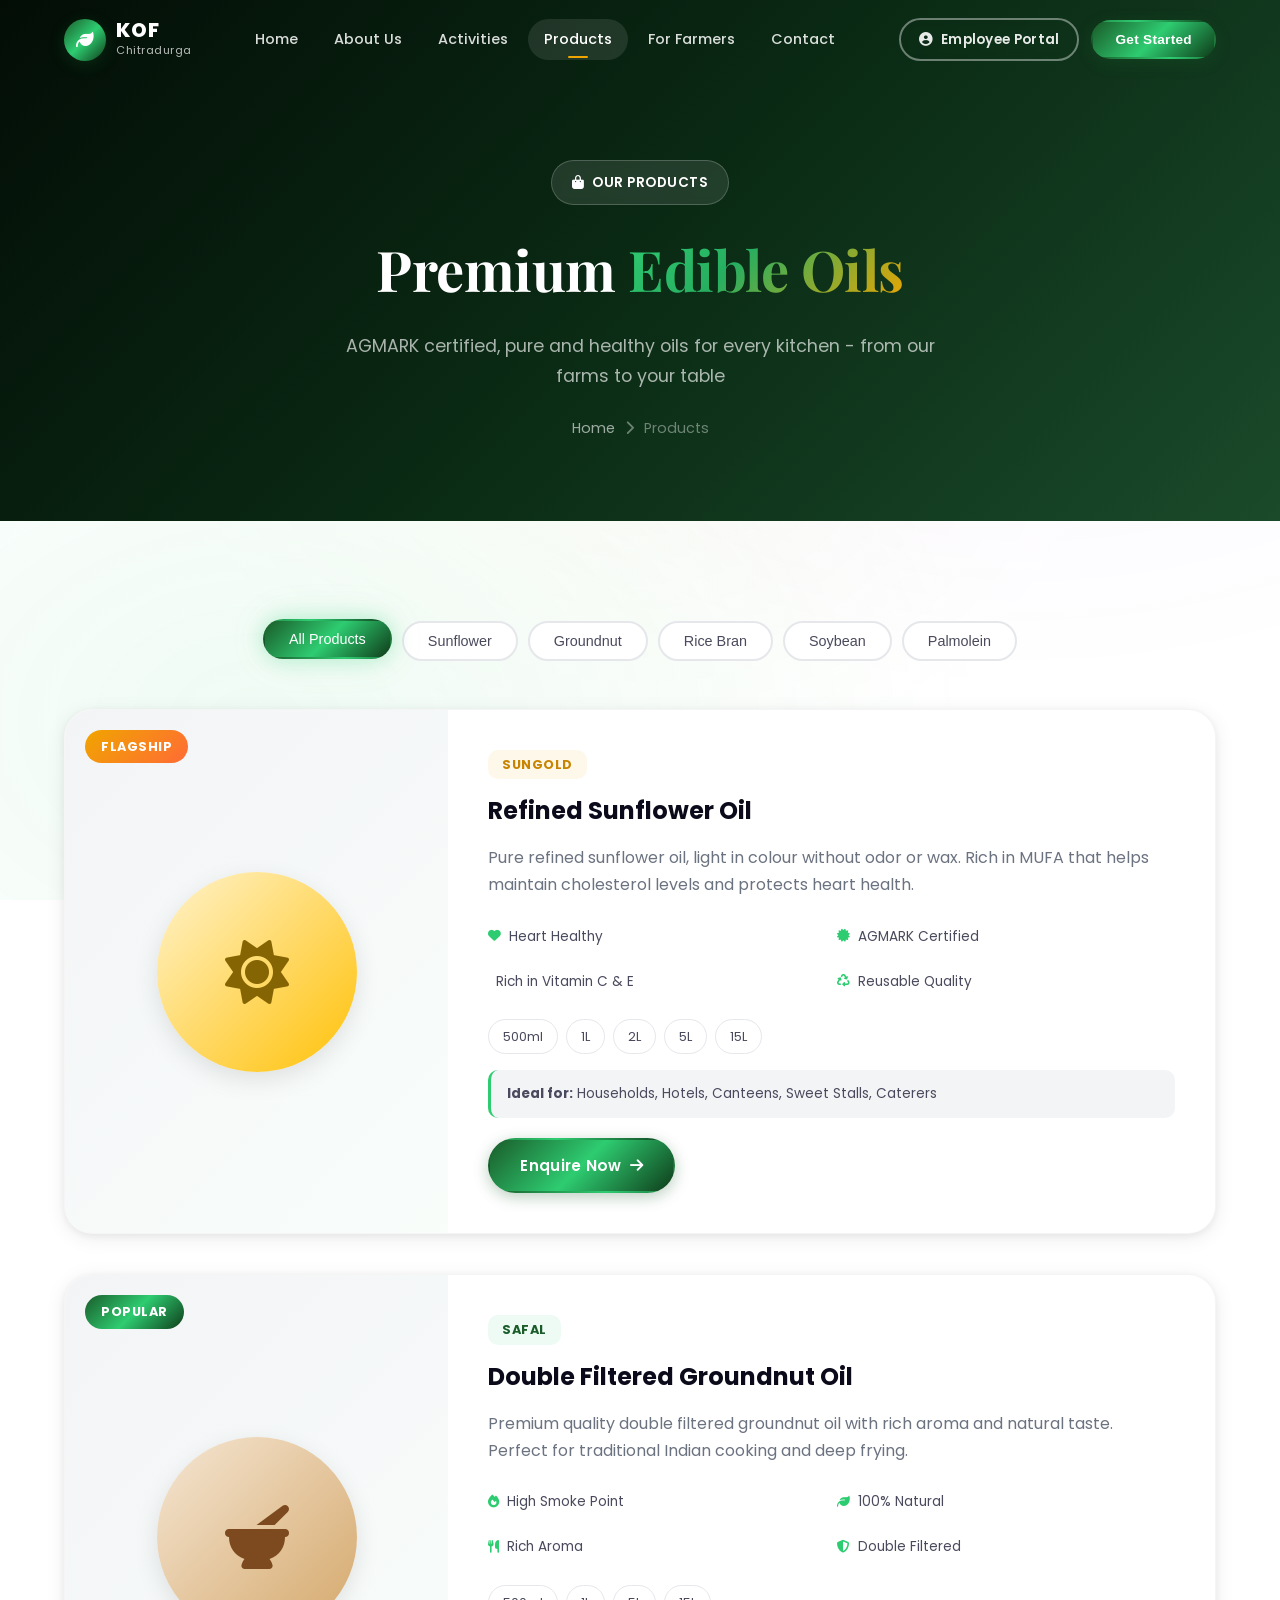
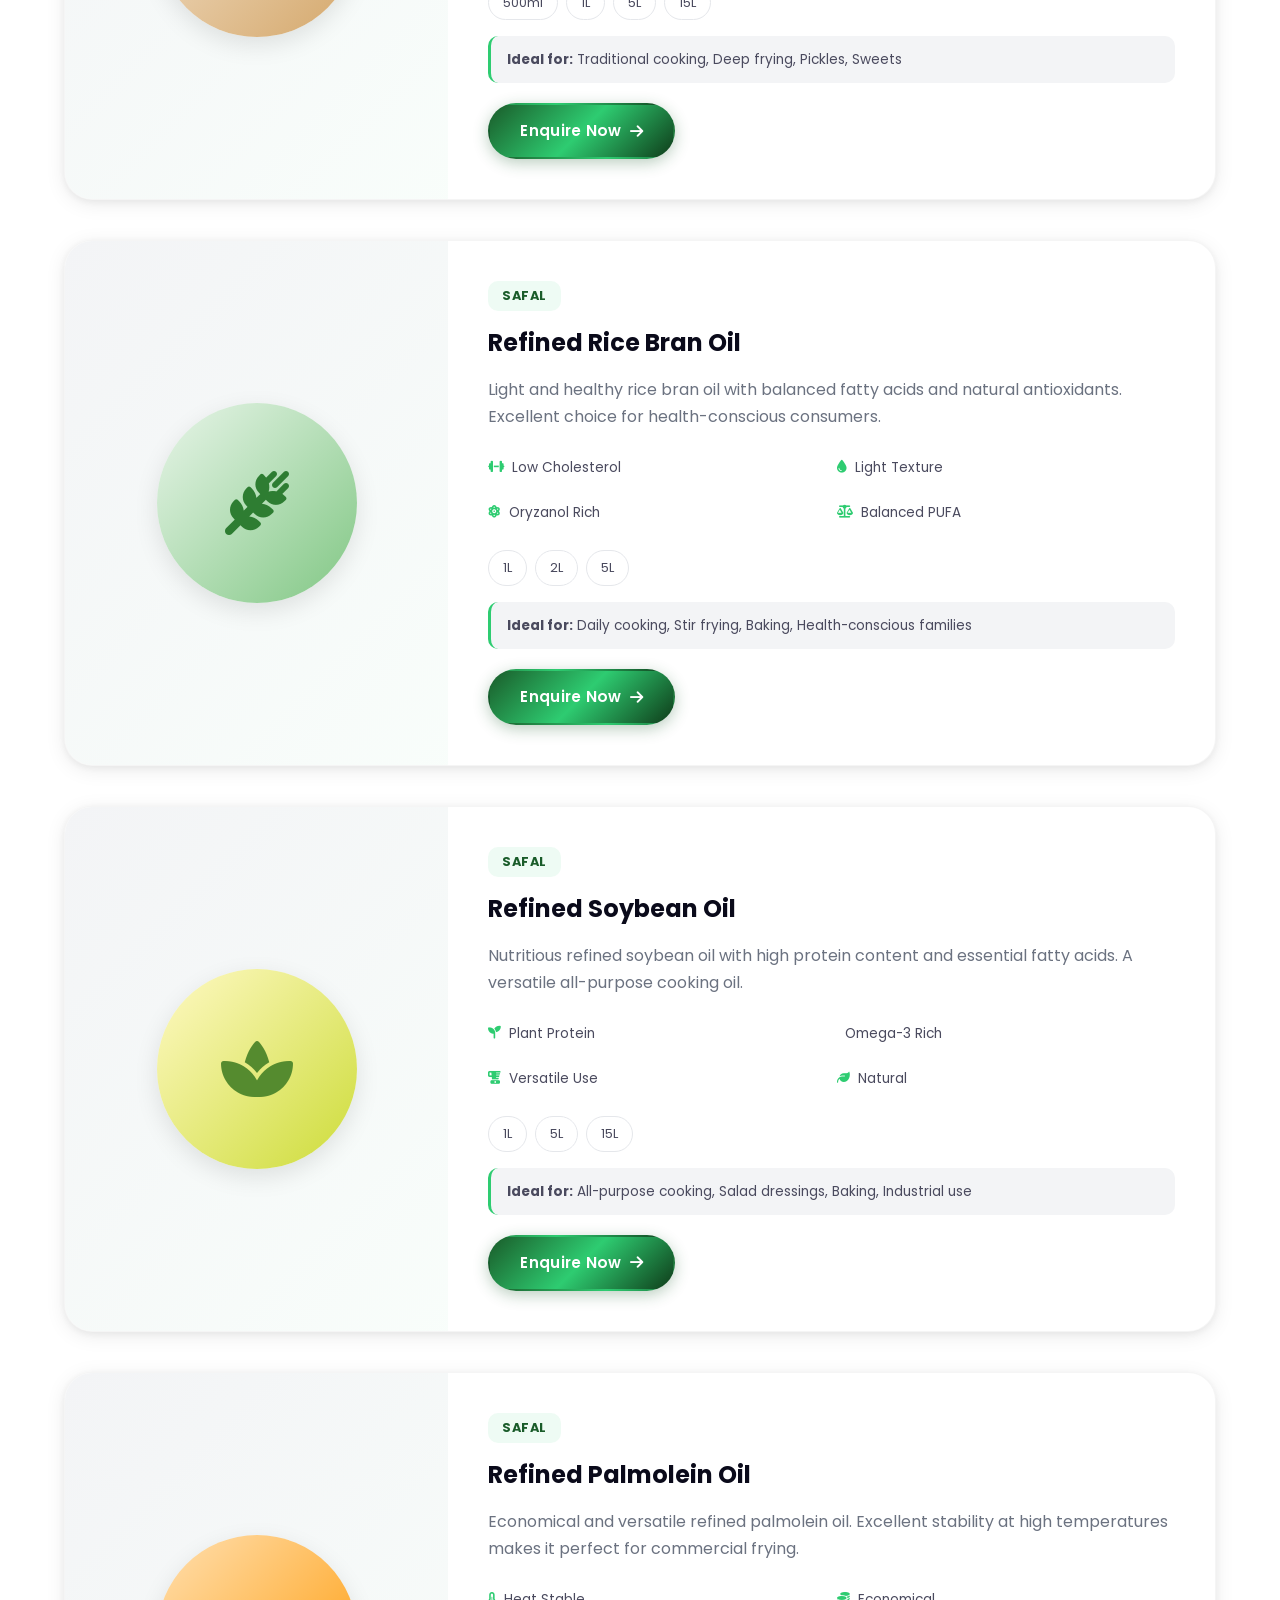
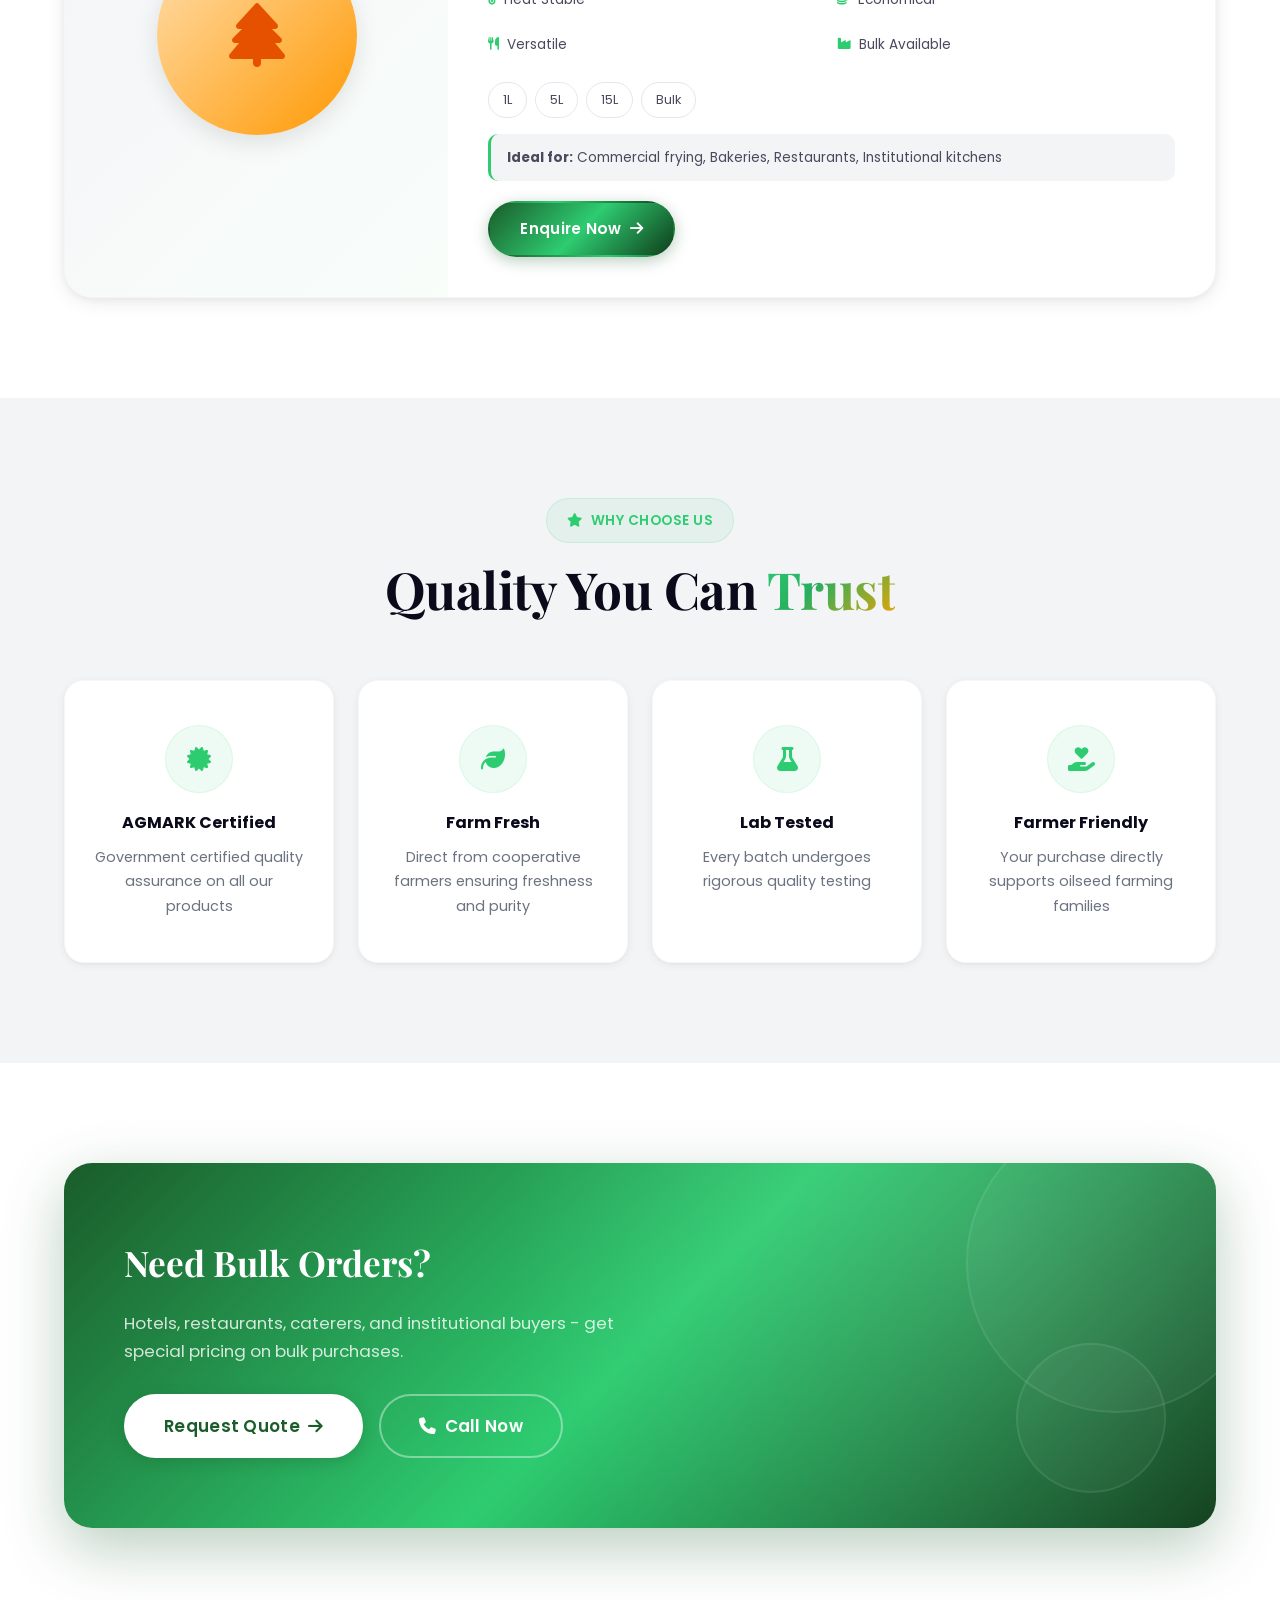
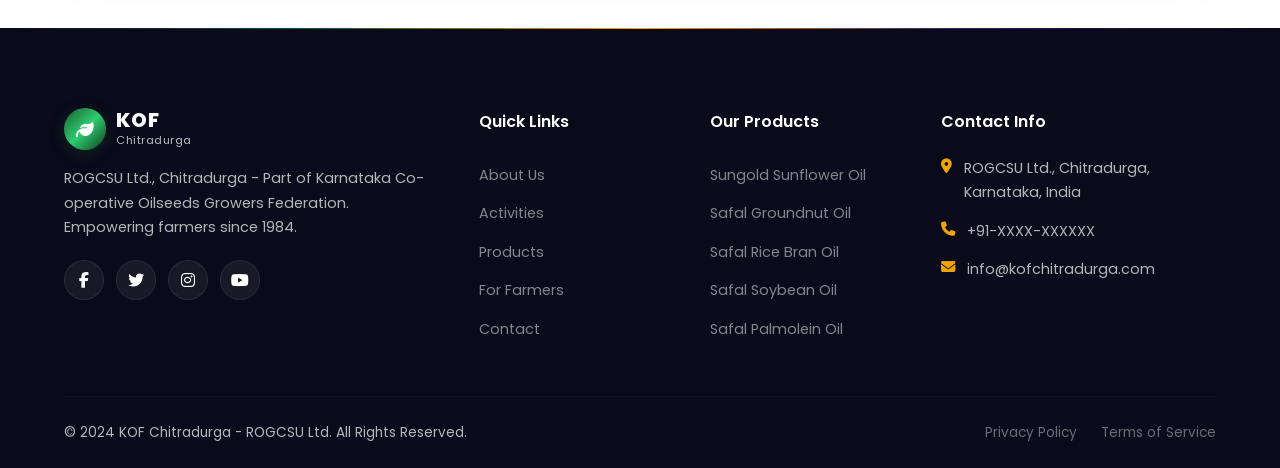
<file: products.html>
<!DOCTYPE html>
<html lang="en">
<head>
    <meta charset="UTF-8">
    <meta name="viewport" content="width=device-width, initial-scale=1.0">
    <title>Our Products | KOF Chitradurga</title>
    <link rel="preconnect" href="https://fonts.googleapis.com">
    <link rel="preconnect" href="https://fonts.gstatic.com" crossorigin>
    <link href="https://fonts.googleapis.com/css2?family=Poppins:wght@300;400;500;600;700;800&family=Playfair+Display:wght@400;700&display=swap" rel="stylesheet">
    <link rel="stylesheet" href="https://cdnjs.cloudflare.com/ajax/libs/font-awesome/6.5.0/css/all.min.css">
    <link rel="stylesheet" href="css/style.css">
    <link rel="stylesheet" href="css/animations.css">
</head>
<body>
    <!-- Navigation -->
    <header id="navbar" class="navbar">
        <div class="nav-container">
            <a href="index.html" class="logo">
                <div class="logo-icon"><i class="fas fa-leaf"></i></div>
                <div class="logo-text">
                    <span class="logo-main">KOF</span>
                    <span class="logo-sub">Chitradurga</span>
                </div>
            </a>
            <nav class="nav-menu" id="navMenu">
                <a href="index.html" class="nav-link">Home</a>
                <a href="about.html" class="nav-link">About Us</a>
                <a href="activities.html" class="nav-link">Activities</a>
                <a href="products.html" class="nav-link active">Products</a>
                <a href="farmers.html" class="nav-link">For Farmers</a>
                <a href="contact.html" class="nav-link">Contact</a>
            </nav>
            <div class="nav-actions">
                <a href="dashboard.html" class="btn btn-outline nav-portal"><i class="fas fa-user-circle"></i> Employee Portal</a>
                <button class="btn btn-primary nav-cta">Get Started</button>
                <button class="menu-toggle" id="menuToggle" aria-label="Toggle menu">
                    <span></span><span></span><span></span>
                </button>
            </div>
        </div>
    </header>

    <!-- Page Hero -->
    <section class="page-hero">
        <div class="page-hero-bg"></div>
        <div class="container">
            <div class="page-hero-content">
                <span class="section-tag light"><i class="fas fa-shopping-bag"></i> Our Products</span>
                <h1 class="page-hero-title">Premium <span class="text-gradient">Edible Oils</span></h1>
                <p class="page-hero-subtitle">AGMARK certified, pure and healthy oils for every kitchen - from our farms to your table</p>
                <div class="breadcrumb">
                    <a href="index.html">Home</a>
                    <i class="fas fa-chevron-right"></i>
                    <span>Products</span>
                </div>
            </div>
        </div>
    </section>

    <!-- Product Filter -->
    <section class="section products-page-section">
        <div class="container">
            <div class="product-filters scroll-reveal">
                <button class="filter-btn active" data-filter="all">All Products</button>
                <button class="filter-btn" data-filter="sunflower">Sunflower</button>
                <button class="filter-btn" data-filter="groundnut">Groundnut</button>
                <button class="filter-btn" data-filter="ricebran">Rice Bran</button>
                <button class="filter-btn" data-filter="soybean">Soybean</button>
                <button class="filter-btn" data-filter="palmolein">Palmolein</button>
            </div>

            <div class="products-grid">
                <!-- Sungold Sunflower Oil -->
                <div class="product-detail-card scroll-reveal" data-category="sunflower">
                    <div class="product-detail-badge">Flagship</div>
                    <div class="product-detail-image">
                        <div class="product-placeholder large">
                            <i class="fas fa-sun"></i>
                        </div>
                    </div>
                    <div class="product-detail-content">
                        <div class="product-brand">Sungold</div>
                        <h3>Refined Sunflower Oil</h3>
                        <p>Pure refined sunflower oil, light in colour without odor or wax. Rich in MUFA that helps maintain cholesterol levels and protects heart health.</p>
                        <div class="product-features">
                            <div class="pf-item"><i class="fas fa-heart"></i> Heart Healthy</div>
                            <div class="pf-item"><i class="fas fa-certificate"></i> AGMARK Certified</div>
                            <div class="pf-item"><i class="fas fa-vitamin"></i> Rich in Vitamin C & E</div>
                            <div class="pf-item"><i class="fas fa-recycle"></i> Reusable Quality</div>
                        </div>
                        <div class="product-sizes">
                            <span class="size-tag">500ml</span>
                            <span class="size-tag">1L</span>
                            <span class="size-tag">2L</span>
                            <span class="size-tag">5L</span>
                            <span class="size-tag">15L</span>
                        </div>
                        <div class="product-ideal">
                            <strong>Ideal for:</strong> Households, Hotels, Canteens, Sweet Stalls, Caterers
                        </div>
                        <a href="contact.html" class="btn btn-primary">Enquire Now <i class="fas fa-arrow-right"></i></a>
                    </div>
                </div>

                <!-- Safal Groundnut Oil -->
                <div class="product-detail-card scroll-reveal" data-category="groundnut">
                    <div class="product-detail-badge popular">Popular</div>
                    <div class="product-detail-image">
                        <div class="product-placeholder large groundnut">
                            <i class="fas fa-mortar-pestle"></i>
                        </div>
                    </div>
                    <div class="product-detail-content">
                        <div class="product-brand safal">Safal</div>
                        <h3>Double Filtered Groundnut Oil</h3>
                        <p>Premium quality double filtered groundnut oil with rich aroma and natural taste. Perfect for traditional Indian cooking and deep frying.</p>
                        <div class="product-features">
                            <div class="pf-item"><i class="fas fa-fire"></i> High Smoke Point</div>
                            <div class="pf-item"><i class="fas fa-leaf"></i> 100% Natural</div>
                            <div class="pf-item"><i class="fas fa-utensils"></i> Rich Aroma</div>
                            <div class="pf-item"><i class="fas fa-shield-alt"></i> Double Filtered</div>
                        </div>
                        <div class="product-sizes">
                            <span class="size-tag">500ml</span>
                            <span class="size-tag">1L</span>
                            <span class="size-tag">5L</span>
                            <span class="size-tag">15L</span>
                        </div>
                        <div class="product-ideal">
                            <strong>Ideal for:</strong> Traditional cooking, Deep frying, Pickles, Sweets
                        </div>
                        <a href="contact.html" class="btn btn-primary">Enquire Now <i class="fas fa-arrow-right"></i></a>
                    </div>
                </div>

                <!-- Rice Bran Oil -->
                <div class="product-detail-card scroll-reveal" data-category="ricebran">
                    <div class="product-detail-image">
                        <div class="product-placeholder large rice">
                            <i class="fas fa-wheat-awn"></i>
                        </div>
                    </div>
                    <div class="product-detail-content">
                        <div class="product-brand safal">Safal</div>
                        <h3>Refined Rice Bran Oil</h3>
                        <p>Light and healthy rice bran oil with balanced fatty acids and natural antioxidants. Excellent choice for health-conscious consumers.</p>
                        <div class="product-features">
                            <div class="pf-item"><i class="fas fa-dumbbell"></i> Low Cholesterol</div>
                            <div class="pf-item"><i class="fas fa-droplet"></i> Light Texture</div>
                            <div class="pf-item"><i class="fas fa-atom"></i> Oryzanol Rich</div>
                            <div class="pf-item"><i class="fas fa-balance-scale"></i> Balanced PUFA</div>
                        </div>
                        <div class="product-sizes">
                            <span class="size-tag">1L</span>
                            <span class="size-tag">2L</span>
                            <span class="size-tag">5L</span>
                        </div>
                        <div class="product-ideal">
                            <strong>Ideal for:</strong> Daily cooking, Stir frying, Baking, Health-conscious families
                        </div>
                        <a href="contact.html" class="btn btn-primary">Enquire Now <i class="fas fa-arrow-right"></i></a>
                    </div>
                </div>

                <!-- Soybean Oil -->
                <div class="product-detail-card scroll-reveal" data-category="soybean">
                    <div class="product-detail-image">
                        <div class="product-placeholder large soybean">
                            <i class="fas fa-spa"></i>
                        </div>
                    </div>
                    <div class="product-detail-content">
                        <div class="product-brand safal">Safal</div>
                        <h3>Refined Soybean Oil</h3>
                        <p>Nutritious refined soybean oil with high protein content and essential fatty acids. A versatile all-purpose cooking oil.</p>
                        <div class="product-features">
                            <div class="pf-item"><i class="fas fa-seedling"></i> Plant Protein</div>
                            <div class="pf-item"><i class="fas fa-omega"></i> Omega-3 Rich</div>
                            <div class="pf-item"><i class="fas fa-blender"></i> Versatile Use</div>
                            <div class="pf-item"><i class="fas fa-leaf"></i> Natural</div>
                        </div>
                        <div class="product-sizes">
                            <span class="size-tag">1L</span>
                            <span class="size-tag">5L</span>
                            <span class="size-tag">15L</span>
                        </div>
                        <div class="product-ideal">
                            <strong>Ideal for:</strong> All-purpose cooking, Salad dressings, Baking, Industrial use
                        </div>
                        <a href="contact.html" class="btn btn-primary">Enquire Now <i class="fas fa-arrow-right"></i></a>
                    </div>
                </div>

                <!-- Palmolein Oil -->
                <div class="product-detail-card scroll-reveal" data-category="palmolein">
                    <div class="product-detail-image">
                        <div class="product-placeholder large palmolein">
                            <i class="fas fa-tree"></i>
                        </div>
                    </div>
                    <div class="product-detail-content">
                        <div class="product-brand safal">Safal</div>
                        <h3>Refined Palmolein Oil</h3>
                        <p>Economical and versatile refined palmolein oil. Excellent stability at high temperatures makes it perfect for commercial frying.</p>
                        <div class="product-features">
                            <div class="pf-item"><i class="fas fa-thermometer-half"></i> Heat Stable</div>
                            <div class="pf-item"><i class="fas fa-coins"></i> Economical</div>
                            <div class="pf-item"><i class="fas fa-utensils"></i> Versatile</div>
                            <div class="pf-item"><i class="fas fa-industry"></i> Bulk Available</div>
                        </div>
                        <div class="product-sizes">
                            <span class="size-tag">1L</span>
                            <span class="size-tag">5L</span>
                            <span class="size-tag">15L</span>
                            <span class="size-tag">Bulk</span>
                        </div>
                        <div class="product-ideal">
                            <strong>Ideal for:</strong> Commercial frying, Bakeries, Restaurants, Institutional kitchens
                        </div>
                        <a href="contact.html" class="btn btn-primary">Enquire Now <i class="fas fa-arrow-right"></i></a>
                    </div>
                </div>
            </div>
        </div>
    </section>

    <!-- Why Choose Us -->
    <section class="section why-choose-section">
        <div class="container">
            <div class="section-header text-center scroll-reveal">
                <span class="section-tag"><i class="fas fa-star"></i> Why Choose Us</span>
                <h2 class="section-title">Quality You Can <span class="text-gradient">Trust</span></h2>
            </div>
            <div class="why-grid">
                <div class="why-card scroll-reveal">
                    <div class="why-icon"><i class="fas fa-certificate"></i></div>
                    <h4>AGMARK Certified</h4>
                    <p>Government certified quality assurance on all our products</p>
                </div>
                <div class="why-card scroll-reveal" data-delay="100">
                    <div class="why-icon"><i class="fas fa-leaf"></i></div>
                    <h4>Farm Fresh</h4>
                    <p>Direct from cooperative farmers ensuring freshness and purity</p>
                </div>
                <div class="why-card scroll-reveal" data-delay="200">
                    <div class="why-icon"><i class="fas fa-flask"></i></div>
                    <h4>Lab Tested</h4>
                    <p>Every batch undergoes rigorous quality testing</p>
                </div>
                <div class="why-card scroll-reveal" data-delay="300">
                    <div class="why-icon"><i class="fas fa-hand-holding-heart"></i></div>
                    <h4>Farmer Friendly</h4>
                    <p>Your purchase directly supports oilseed farming families</p>
                </div>
            </div>
        </div>
    </section>

    <!-- Bulk Order CTA -->
    <section class="section cta-section">
        <div class="container">
            <div class="cta-card scroll-reveal">
                <div class="cta-content">
                    <h2>Need Bulk Orders?</h2>
                    <p>Hotels, restaurants, caterers, and institutional buyers - get special pricing on bulk purchases.</p>
                    <div class="cta-buttons">
                        <a href="contact.html" class="btn btn-primary btn-lg">Request Quote <i class="fas fa-arrow-right"></i></a>
                        <a href="tel:+91XXXXXXXXXX" class="btn btn-outline btn-lg light"><i class="fas fa-phone"></i> Call Now</a>
                    </div>
                </div>
                <div class="cta-decoration">
                    <div class="cta-circle"></div>
                    <div class="cta-circle small"></div>
                </div>
            </div>
        </div>
    </section>

    <!-- Footer -->
    <footer class="footer">
        <div class="container">
            <div class="footer-grid">
                <div class="footer-brand">
                    <div class="footer-logo">
                        <div class="logo-icon"><i class="fas fa-leaf"></i></div>
                        <div class="logo-text">
                            <span class="logo-main">KOF</span>
                            <span class="logo-sub">Chitradurga</span>
                        </div>
                    </div>
                    <p>ROGCSU Ltd., Chitradurga - Part of Karnataka Co-operative Oilseeds Growers Federation. Empowering farmers since 1984.</p>
                    <div class="social-links">
                        <a href="#"><i class="fab fa-facebook-f"></i></a>
                        <a href="#"><i class="fab fa-twitter"></i></a>
                        <a href="#"><i class="fab fa-instagram"></i></a>
                        <a href="#"><i class="fab fa-youtube"></i></a>
                    </div>
                </div>
                <div class="footer-links">
                    <h4>Quick Links</h4>
                    <a href="about.html">About Us</a>
                    <a href="activities.html">Activities</a>
                    <a href="products.html">Products</a>
                    <a href="farmers.html">For Farmers</a>
                    <a href="contact.html">Contact</a>
                </div>
                <div class="footer-links">
                    <h4>Our Products</h4>
                    <a href="products.html">Sungold Sunflower Oil</a>
                    <a href="products.html">Safal Groundnut Oil</a>
                    <a href="products.html">Safal Rice Bran Oil</a>
                    <a href="products.html">Safal Soybean Oil</a>
                    <a href="products.html">Safal Palmolein Oil</a>
                </div>
                <div class="footer-contact">
                    <h4>Contact Info</h4>
                    <div class="contact-item">
                        <i class="fas fa-map-marker-alt"></i>
                        <span>ROGCSU Ltd., Chitradurga, Karnataka, India</span>
                    </div>
                    <div class="contact-item">
                        <i class="fas fa-phone"></i>
                        <span>+91-XXXX-XXXXXX</span>
                    </div>
                    <div class="contact-item">
                        <i class="fas fa-envelope"></i>
                        <span>info@kofchitradurga.com</span>
                    </div>
                </div>
            </div>
            <div class="footer-bottom">
                <p>&copy; 2024 KOF Chitradurga - ROGCSU Ltd. All Rights Reserved.</p>
                <div class="footer-bottom-links">
                    <a href="#">Privacy Policy</a>
                    <a href="#">Terms of Service</a>
                </div>
            </div>
        </div>
    </footer>

    <button class="back-to-top" id="backToTop" aria-label="Back to top">
        <i class="fas fa-arrow-up"></i>
    </button>

    <!-- WhatsApp Float -->
    <a href="https://wa.me/916366975382" target="_blank" class="whatsapp-float" aria-label="Chat on WhatsApp">
        <i class="fab fa-whatsapp"></i>
        <span class="whatsapp-tooltip">Chat with us!</span>
    </a>

    <!-- Social Media Bar -->
    <div class="social-float-bar">
        <a href="https://www.facebook.com/kofchitradurga" target="_blank" class="social-float-item fb"><i class="fab fa-facebook-f"></i></a>
        <a href="https://www.instagram.com/kofchitradurga" target="_blank" class="social-float-item ig"><i class="fab fa-instagram"></i></a>
        <a href="https://www.youtube.com/@kofchitradurga" target="_blank" class="social-float-item yt"><i class="fab fa-youtube"></i></a>
    </div>

    <script src="js/main.js"></script>
</body>
</html>
</file>
<file: css/style.css>
/* ========================================
   KOF CHITRADURGA - PREMIUM 2026 DESIGN
   Modern Glassmorphism & Advanced UI
   ======================================== */

/* === CSS VARIABLES === */
:root {
    --primary: #1a5c2a;
    --primary-dark: #0f3d1a;
    --primary-light: #2ecc71;
    --primary-glow: rgba(46, 204, 113, 0.4);
    --secondary: #f0a500;
    --secondary-dark: #c88400;
    --secondary-light: #ffd166;
    --accent: #6c3ce0;
    --accent-light: #a78bfa;
    --dark: #0a0a1a;
    --dark-light: #1a1a2e;
    --dark-card: #12121f;
    --gray-900: #1c1c2e;
    --gray-800: #2a2a3e;
    --gray-700: #4a4a5e;
    --gray-600: #6b7280;
    --gray-400: #9ca3af;
    --gray-300: #d1d5db;
    --gray-200: #e5e7eb;
    --gray-100: #f3f4f6;
    --white: #ffffff;
    --gradient-primary: linear-gradient(135deg, #1a5c2a 0%, #2ecc71 50%, #0f3d1a 100%);
    --gradient-secondary: linear-gradient(135deg, #f0a500 0%, #ff6b35 100%);
    --gradient-accent: linear-gradient(135deg, #6c3ce0 0%, #a78bfa 100%);
    --gradient-dark: linear-gradient(135deg, #0a0a1a 0%, #1a1a2e 50%, #0d1b2a 100%);
    --gradient-hero: linear-gradient(135deg, #030d06 0%, #0a2a14 25%, #1a4a2a 50%, #0a2a14 75%, #030d06 100%);
    --gradient-glass: linear-gradient(135deg, rgba(255,255,255,0.1) 0%, rgba(255,255,255,0.05) 100%);
    --gradient-mesh: radial-gradient(at 20% 80%, rgba(46,204,113,0.15) 0%, transparent 50%),
                     radial-gradient(at 80% 20%, rgba(108,60,224,0.1) 0%, transparent 50%),
                     radial-gradient(at 50% 50%, rgba(240,165,0,0.05) 0%, transparent 50%);

    --shadow-sm: 0 2px 8px rgba(0,0,0,0.06), 0 1px 3px rgba(0,0,0,0.04);
    --shadow-md: 0 4px 20px rgba(0,0,0,0.08), 0 2px 8px rgba(0,0,0,0.06);
    --shadow-lg: 0 8px 40px rgba(0,0,0,0.12), 0 4px 16px rgba(0,0,0,0.08), 0 2px 6px rgba(0,0,0,0.04);
    --shadow-xl: 0 20px 60px rgba(0,0,0,0.15), 0 8px 24px rgba(0,0,0,0.1), 0 4px 8px rgba(0,0,0,0.05);
    --shadow-glow: 0 0 20px rgba(46, 204, 113, 0.3), 0 0 40px rgba(46, 204, 113, 0.1);
    --shadow-glow-gold: 0 0 20px rgba(240, 165, 0, 0.3), 0 0 40px rgba(240, 165, 0, 0.1);
    --shadow-3d: 0 10px 30px -5px rgba(0,0,0,0.2), 0 5px 15px -3px rgba(0,0,0,0.1);
    --glass-bg: rgba(255, 255, 255, 0.08);
    --glass-border: rgba(255, 255, 255, 0.12);
    --glass-bg-light: rgba(255, 255, 255, 0.7);
    --glass-border-light: rgba(255, 255, 255, 0.4);
    --radius-sm: 10px;
    --radius-md: 14px;
    --radius-lg: 20px;
    --radius-xl: 28px;
    --radius-full: 50px;
    --transition: all 0.4s cubic-bezier(0.25, 0.46, 0.45, 0.94);
    --transition-bounce: all 0.5s cubic-bezier(0.34, 1.56, 0.64, 1);
    --transition-smooth: all 0.6s cubic-bezier(0.16, 1, 0.3, 1);
    --font-primary: 'Poppins', sans-serif;
    --font-display: 'Playfair Display', serif;
}


/* === RESET & BASE === */
*, *::before, *::after {
    margin: 0;
    padding: 0;
    box-sizing: border-box;
}

html {
    scroll-behavior: smooth;
    font-size: 16px;
    scroll-padding-top: 80px;
}

body {
    font-family: var(--font-primary);
    color: var(--gray-800);
    line-height: 1.7;
    overflow-x: hidden;
    background: var(--white);
    -webkit-font-smoothing: antialiased;
    -moz-osx-font-smoothing: grayscale;
}

body::before {
    content: '';
    position: fixed;
    inset: 0;
    background: var(--gradient-mesh);
    pointer-events: none;
    z-index: -1;
    opacity: 0.5;
}

a {
    text-decoration: none;
    color: inherit;
    transition: var(--transition);
}

img {
    max-width: 100%;
    display: block;
}

ul, ol {
    list-style: none;
}

.container {
    max-width: 1200px;
    margin: 0 auto;
    padding: 0 24px;
}

.section {
    padding: 100px 0;
    position: relative;
}

.text-center {
    text-align: center;
}


/* === TYPOGRAPHY === */
.text-gradient {
    background: linear-gradient(135deg, #2ecc71 0%, #27ae60 40%, #f0a500 100%);
    -webkit-background-clip: text;
    -webkit-text-fill-color: transparent;
    background-clip: text;
}

.section-tag {
    display: inline-flex;
    align-items: center;
    gap: 8px;
    padding: 10px 20px;
    background: rgba(46, 204, 113, 0.08);
    color: var(--primary-light);
    border-radius: var(--radius-full);
    font-size: 0.85rem;
    font-weight: 600;
    margin-bottom: 16px;
    border: 1px solid rgba(46, 204, 113, 0.15);
    backdrop-filter: blur(4px);
    letter-spacing: 0.5px;
    text-transform: uppercase;
}

.section-tag.light {
    background: rgba(255,255,255,0.1);
    color: var(--white);
    border-color: rgba(255,255,255,0.2);
}

.section-title {
    font-family: var(--font-display);
    font-size: clamp(2rem, 4vw, 3.2rem);
    font-weight: 700;
    color: var(--dark);
    margin-bottom: 16px;
    line-height: 1.2;
    letter-spacing: -0.5px;
}

.section-title.light {
    color: var(--white);
}

.section-desc {
    font-size: clamp(1rem, 1.5vw, 1.1rem);
    color: var(--gray-600);
    max-width: 600px;
    margin: 0 auto;
    line-height: 1.8;
}

.section-header {
    margin-bottom: 60px;
}

.section-grid {
    display: grid;
    gap: 60px;
    align-items: center;
}

.section-grid.two-col {
    grid-template-columns: 1fr 1fr;
}


/* === BUTTONS === */
.btn {
    display: inline-flex;
    align-items: center;
    gap: 8px;
    padding: 13px 30px;
    border-radius: var(--radius-full);
    font-weight: 600;
    font-size: 0.95rem;
    cursor: pointer;
    border: 2px solid transparent;
    transition: var(--transition);
    text-align: center;
    justify-content: center;
    position: relative;
    overflow: hidden;
    letter-spacing: 0.3px;
}

.btn::before {
    content: '';
    position: absolute;
    inset: 0;
    background: linear-gradient(135deg, rgba(255,255,255,0.2) 0%, transparent 60%);
    opacity: 0;
    transition: var(--transition);
}

.btn:hover::before {
    opacity: 1;
}

.btn-primary {
    background: var(--gradient-primary);
    color: var(--white);
    border-color: transparent;
    box-shadow: 0 4px 15px rgba(26, 92, 42, 0.3);
}

.btn-primary:hover {
    transform: translateY(-3px) scale(1.02);
    box-shadow: var(--shadow-glow), 0 8px 25px rgba(26, 92, 42, 0.4);
}

.btn-primary:active {
    transform: translateY(-1px) scale(0.99);
}

.btn-outline {
    background: transparent;
    color: var(--primary);
    border-color: var(--primary);
    backdrop-filter: blur(4px);
}

.btn-outline:hover {
    background: var(--primary);
    color: var(--white);
    transform: translateY(-3px);
    box-shadow: var(--shadow-glow);
}

.btn-outline.light {
    color: var(--white);
    border-color: rgba(255,255,255,0.4);
}

.btn-outline.light:hover {
    background: var(--white);
    color: var(--primary);
    border-color: var(--white);
}

.btn-lg {
    padding: 16px 38px;
    font-size: 1.05rem;
}

.btn-sm {
    padding: 8px 20px;
    font-size: 0.85rem;
}

.nav-portal {
    font-size: 0.85rem;
    padding: 8px 18px;
    border-color: rgba(255,255,255,0.4);
    color: rgba(255,255,255,0.9);
}

.nav-portal:hover {
    background: var(--accent);
    border-color: var(--accent);
    color: var(--white);
}

.navbar.scrolled .nav-portal {
    border-color: var(--accent);
    color: var(--accent);
}

.navbar.scrolled .nav-portal:hover {
    background: var(--accent);
    color: var(--white);
}


/* === PRELOADER === */
#preloader {
    position: fixed;
    top: 0;
    left: 0;
    width: 100%;
    height: 100%;
    background: var(--gradient-hero);
    display: flex;
    align-items: center;
    justify-content: center;
    z-index: 99999;
    transition: opacity 0.6s cubic-bezier(0.16, 1, 0.3, 1), visibility 0.6s;
}

#preloader.loaded {
    opacity: 0;
    visibility: hidden;
}

.loader {
    text-align: center;
    color: var(--white);
}

.loader-icon {
    font-size: 3.5rem;
    animation: pulse 1.5s infinite;
    margin-bottom: 16px;
    color: var(--secondary);
    filter: drop-shadow(0 0 20px rgba(240, 165, 0, 0.5));
}

.loader p {
    font-size: 0.9rem;
    opacity: 0.7;
    letter-spacing: 1px;
}

/* === NAVBAR === */
.navbar {
    position: fixed;
    top: 0;
    left: 0;
    width: 100%;
    z-index: 1000;
    padding: 18px 0;
    transition: var(--transition-smooth);
}

.navbar.scrolled {
    background: rgba(255, 255, 255, 0.85);
    backdrop-filter: blur(20px) saturate(180%);
    -webkit-backdrop-filter: blur(20px) saturate(180%);
    box-shadow: 0 1px 3px rgba(0,0,0,0.05), 0 10px 40px rgba(0,0,0,0.08);
    padding: 10px 0;
    border-bottom: 1px solid rgba(255,255,255,0.6);
}

.nav-container {
    max-width: 1200px;
    margin: 0 auto;
    padding: 0 24px;
    display: flex;
    align-items: center;
    justify-content: space-between;
}

.logo {
    display: flex;
    align-items: center;
    gap: 10px;
}

.logo-icon {
    width: 42px;
    height: 42px;
    border-radius: 50%;
    background: var(--gradient-primary);
    display: flex;
    align-items: center;
    justify-content: center;
    color: var(--white);
    font-size: 1.1rem;
    box-shadow: 0 4px 15px rgba(26, 92, 42, 0.3);
    transition: var(--transition);
}

.logo:hover .logo-icon {
    transform: rotate(15deg) scale(1.1);
    box-shadow: var(--shadow-glow);
}

.logo-text {
    display: flex;
    flex-direction: column;
}

.logo-main {
    font-weight: 800;
    font-size: 1.25rem;
    color: var(--white);
    line-height: 1.1;
    letter-spacing: 1px;
}

.logo-sub {
    font-size: 0.7rem;
    color: rgba(255,255,255,0.7);
    font-weight: 400;
    letter-spacing: 0.5px;
}

.navbar.scrolled .logo-main {
    color: var(--dark);
}

.navbar.scrolled .logo-sub {
    color: var(--gray-600);
}


.nav-menu {
    display: flex;
    align-items: center;
    gap: 4px;
}

.nav-link {
    padding: 8px 16px;
    border-radius: var(--radius-full);
    font-size: 0.9rem;
    font-weight: 500;
    color: rgba(255,255,255,0.85);
    transition: var(--transition);
    position: relative;
}

.nav-link::after {
    content: '';
    position: absolute;
    bottom: 2px;
    left: 50%;
    width: 0;
    height: 2px;
    background: var(--secondary);
    border-radius: 2px;
    transition: var(--transition);
    transform: translateX(-50%);
}

.nav-link:hover::after, .nav-link.active::after {
    width: 20px;
}

.nav-link:hover, .nav-link.active {
    color: var(--white);
    background: rgba(255,255,255,0.1);
}

.navbar.scrolled .nav-link {
    color: var(--gray-700);
}

.navbar.scrolled .nav-link:hover,
.navbar.scrolled .nav-link.active {
    color: var(--primary);
    background: rgba(46, 204, 113, 0.08);
}

.navbar.scrolled .nav-link:hover::after,
.navbar.scrolled .nav-link.active::after {
    background: var(--primary);
}

.nav-actions {
    display: flex;
    align-items: center;
    gap: 12px;
}

.nav-cta {
    font-size: 0.85rem;
    padding: 10px 22px;
}

.menu-toggle {
    display: none;
    flex-direction: column;
    gap: 5px;
    background: none;
    border: none;
    cursor: pointer;
    padding: 5px;
}

.menu-toggle span {
    display: block;
    width: 24px;
    height: 2px;
    background: var(--white);
    border-radius: 2px;
    transition: var(--transition);
}

.navbar.scrolled .menu-toggle span {
    background: var(--dark);
}


/* === HERO SECTION === */
.hero {
    position: relative;
    min-height: 100vh;
    display: flex;
    align-items: center;
    justify-content: center;
    text-align: center;
    overflow: hidden;
    padding: 120px 24px 80px;
}

.hero-bg {
    position: absolute;
    inset: 0;
    background: var(--gradient-hero);
    background-size: 300% 300%;
    animation: gradientShift 12s ease infinite;
}

@keyframes gradientShift {
    0%, 100% { background-position: 0% 50%; }
    25% { background-position: 50% 0%; }
    50% { background-position: 100% 50%; }
    75% { background-position: 50% 100%; }
}

.hero-particles {
    position: absolute;
    inset: 0;
}

.hero-gradient {
    position: absolute;
    inset: 0;
    background: radial-gradient(ellipse at 30% 50%, rgba(46,204,113,0.1) 0%, transparent 50%),
                radial-gradient(ellipse at 70% 30%, rgba(108,60,224,0.08) 0%, transparent 50%),
                radial-gradient(ellipse at center, transparent 0%, rgba(0,0,0,0.4) 100%);
}

.hero-content {
    position: relative;
    z-index: 2;
    max-width: 900px;
}

.hero-badge {
    display: inline-flex;
    align-items: center;
    gap: 8px;
    padding: 10px 22px;
    background: rgba(240, 165, 0, 0.1);
    border: 1px solid rgba(240, 165, 0, 0.25);
    border-radius: var(--radius-full);
    color: var(--secondary);
    font-size: 0.85rem;
    font-weight: 600;
    margin-bottom: 28px;
    backdrop-filter: blur(10px);
    letter-spacing: 0.5px;
}

.hero-title {
    font-family: var(--font-display);
    font-size: clamp(2.5rem, 6vw, 4.8rem);
    font-weight: 700;
    color: var(--white);
    line-height: 1.12;
    margin-bottom: 24px;
    letter-spacing: -1px;
}

.hero-subtitle {
    font-size: clamp(1rem, 1.5vw, 1.2rem);
    color: rgba(255,255,255,0.7);
    max-width: 650px;
    margin: 0 auto 40px;
    line-height: 1.8;
}

.hero-ctas {
    display: flex;
    gap: 16px;
    justify-content: center;
    flex-wrap: wrap;
    margin-bottom: 70px;
}

.hero-stats {
    display: flex;
    justify-content: center;
    gap: 48px;
    flex-wrap: wrap;
}

.stat-item {
    text-align: center;
    padding: 20px;
    border-radius: var(--radius-lg);
    background: rgba(255,255,255,0.03);
    border: 1px solid rgba(255,255,255,0.08);
    backdrop-filter: blur(10px);
    transition: var(--transition);
}

.stat-item:hover {
    background: rgba(255,255,255,0.08);
    transform: translateY(-4px);
    border-color: rgba(240, 165, 0, 0.3);
}

.stat-number {
    display: block;
    font-size: clamp(2rem, 3vw, 2.8rem);
    font-weight: 800;
    color: var(--secondary);
    text-shadow: 0 0 20px rgba(240, 165, 0, 0.3);
}

.stat-suffix {
    font-size: 2rem;
    font-weight: 800;
    color: var(--secondary);
}

.stat-label {
    display: block;
    font-size: 0.82rem;
    color: rgba(255,255,255,0.55);
    margin-top: 6px;
    letter-spacing: 0.5px;
    text-transform: uppercase;
}

.hero-scroll {
    position: absolute;
    bottom: 30px;
    left: 50%;
    transform: translateX(-50%);
    z-index: 2;
}

.hero-scroll a {
    color: rgba(255,255,255,0.4);
    font-size: 1.5rem;
    animation: bounce 2s infinite;
}


/* === PAGE HERO (Subpages) === */
.page-hero {
    position: relative;
    padding: 160px 0 80px;
    text-align: center;
    overflow: hidden;
}

.page-hero-bg {
    position: absolute;
    inset: 0;
    background: var(--gradient-hero);
    background-size: 200% 200%;
    animation: gradientShift 10s ease infinite;
}

.page-hero-content {
    position: relative;
    z-index: 2;
}

.page-hero-title {
    font-family: var(--font-display);
    font-size: clamp(2.2rem, 5vw, 3.5rem);
    font-weight: 700;
    color: var(--white);
    margin-bottom: 16px;
    letter-spacing: -0.5px;
}

.page-hero-subtitle {
    font-size: 1.1rem;
    color: rgba(255,255,255,0.65);
    max-width: 600px;
    margin: 0 auto 24px;
}

.breadcrumb {
    display: flex;
    align-items: center;
    justify-content: center;
    gap: 10px;
    color: rgba(255,255,255,0.4);
    font-size: 0.9rem;
}

.breadcrumb a {
    color: rgba(255,255,255,0.6);
}

.breadcrumb a:hover {
    color: var(--secondary);
}


/* === ABOUT PREVIEW === */
.about-preview {
    background: var(--gray-100);
    position: relative;
}

.about-preview::before {
    content: '';
    position: absolute;
    top: 0;
    left: 0;
    right: 0;
    height: 1px;
    background: linear-gradient(90deg, transparent, rgba(46,204,113,0.3), transparent);
}

.about-content p {
    color: var(--gray-700);
    margin-bottom: 16px;
}

.about-features {
    margin: 32px 0;
}

.feature-item {
    display: flex;
    align-items: flex-start;
    gap: 16px;
    margin-bottom: 24px;
    padding: 16px;
    border-radius: var(--radius-md);
    transition: var(--transition);
}

.feature-item:hover {
    background: rgba(46, 204, 113, 0.04);
    transform: translateX(6px);
}

.feature-icon {
    width: 50px;
    height: 50px;
    min-width: 50px;
    border-radius: 14px;
    background: rgba(46, 204, 113, 0.08);
    display: flex;
    align-items: center;
    justify-content: center;
    color: var(--primary-light);
    font-size: 1.2rem;
    transition: var(--transition);
    border: 1px solid rgba(46, 204, 113, 0.12);
}

.feature-item:hover .feature-icon {
    background: var(--gradient-primary);
    color: var(--white);
    transform: scale(1.1) rotate(5deg);
    box-shadow: var(--shadow-glow);
    border-color: transparent;
}

.feature-item h4 {
    font-size: 1rem;
    font-weight: 600;
    color: var(--dark);
    margin-bottom: 4px;
}

.feature-item p {
    font-size: 0.9rem;
    color: var(--gray-600);
    margin-bottom: 0;
}

.visual-card {
    position: relative;
    height: 420px;
    border-radius: var(--radius-xl);
    overflow: hidden;
    display: flex;
    align-items: center;
    justify-content: center;
    transform: perspective(1000px) rotateY(-3deg) rotateX(2deg);
    transition: var(--transition-smooth);
    box-shadow: var(--shadow-3d);
}

.visual-card:hover {
    transform: perspective(1000px) rotateY(0deg) rotateX(0deg) translateY(-8px);
    box-shadow: var(--shadow-xl);
}

.visual-bg {
    position: absolute;
    inset: 0;
    background: var(--gradient-primary);
    opacity: 0.92;
}

.visual-content {
    position: relative;
    z-index: 2;
    text-align: center;
    padding: 40px;
    color: var(--white);
}

.visual-icon {
    font-size: 4rem;
    margin-bottom: 16px;
    opacity: 0.85;
    filter: drop-shadow(0 4px 8px rgba(0,0,0,0.2));
}

.visual-content h3 {
    font-size: 1.6rem;
    font-weight: 700;
    margin-bottom: 8px;
}

.visual-content p {
    font-size: 0.95rem;
    opacity: 0.8;
}


/* === ACTIVITIES GRID === */
.activities-grid {
    display: grid;
    grid-template-columns: repeat(auto-fit, minmax(320px, 1fr));
    gap: 24px;
}

.activity-card {
    position: relative;
    padding: 40px 32px;
    background: var(--white);
    border-radius: var(--radius-lg);
    box-shadow: var(--shadow-sm);
    border: 1px solid rgba(0,0,0,0.04);
    transition: var(--transition-smooth);
    overflow: hidden;
    transform: perspective(800px) rotateX(0deg);
}

.activity-card::before {
    content: '';
    position: absolute;
    top: 0;
    left: 0;
    width: 100%;
    height: 4px;
    background: var(--gradient-primary);
    transform: scaleX(0);
    transform-origin: left;
    transition: var(--transition);
}

.activity-card::after {
    content: '';
    position: absolute;
    inset: 0;
    background: radial-gradient(circle at 50% 0%, rgba(46,204,113,0.04) 0%, transparent 70%);
    opacity: 0;
    transition: var(--transition);
}

.activity-card:hover {
    transform: perspective(800px) rotateX(-2deg) translateY(-10px);
    box-shadow: var(--shadow-lg);
    border-color: rgba(46, 204, 113, 0.1);
}

.activity-card:hover::before {
    transform: scaleX(1);
}

.activity-card:hover::after {
    opacity: 1;
}

.activity-icon {
    width: 64px;
    height: 64px;
    border-radius: var(--radius-md);
    background: rgba(46, 204, 113, 0.08);
    display: flex;
    align-items: center;
    justify-content: center;
    font-size: 1.5rem;
    color: var(--primary-light);
    margin-bottom: 20px;
    transition: var(--transition-bounce);
    position: relative;
    z-index: 1;
}

.activity-card:hover .activity-icon {
    background: var(--gradient-primary);
    color: var(--white);
    transform: scale(1.1) rotate(-5deg);
    box-shadow: var(--shadow-glow);
}

.activity-card h3 {
    font-size: 1.2rem;
    font-weight: 700;
    color: var(--dark);
    margin-bottom: 12px;
    position: relative;
    z-index: 1;
}

.activity-card p {
    color: var(--gray-600);
    font-size: 0.95rem;
    margin-bottom: 16px;
    position: relative;
    z-index: 1;
}

.activity-hover a {
    color: var(--primary);
    font-weight: 600;
    font-size: 0.9rem;
    display: inline-flex;
    align-items: center;
    gap: 6px;
    position: relative;
    z-index: 1;
}

.activity-hover a:hover {
    gap: 12px;
    color: var(--primary-light);
}


/* === PRODUCTS SHOWCASE === */
.products-showcase {
    background: var(--gray-100);
    position: relative;
}

.products-carousel {
    display: grid;
    grid-template-columns: repeat(auto-fit, minmax(340px, 1fr));
    gap: 30px;
}

.product-card {
    position: relative;
    background: var(--white);
    border-radius: var(--radius-xl);
    overflow: hidden;
    box-shadow: var(--shadow-sm);
    transition: var(--transition-smooth);
    border: 1px solid rgba(0,0,0,0.03);
    transform: perspective(600px) rotateY(0deg);
}

.product-card:hover {
    transform: perspective(600px) rotateY(-2deg) translateY(-12px);
    box-shadow: var(--shadow-xl);
}

.product-badge {
    position: absolute;
    top: 16px;
    right: 16px;
    padding: 6px 14px;
    background: var(--gradient-secondary);
    color: var(--white);
    border-radius: var(--radius-full);
    font-size: 0.75rem;
    font-weight: 700;
    z-index: 2;
    box-shadow: var(--shadow-glow-gold);
    letter-spacing: 0.5px;
    text-transform: uppercase;
}

.product-badge.new {
    background: var(--gradient-primary);
    box-shadow: var(--shadow-glow);
}

.product-image {
    padding: 30px;
    display: flex;
    align-items: center;
    justify-content: center;
    background: linear-gradient(180deg, rgba(46,204,113,0.02) 0%, transparent 100%);
}

.product-placeholder {
    width: 160px;
    height: 160px;
    border-radius: 50%;
    background: linear-gradient(135deg, #fff3cd, #ffc107);
    display: flex;
    align-items: center;
    justify-content: center;
    font-size: 3rem;
    color: #856404;
    transition: var(--transition-bounce);
    box-shadow: 0 8px 25px rgba(0,0,0,0.1);
}

.product-card:hover .product-placeholder {
    transform: scale(1.08) rotate(5deg);
}

.product-placeholder.groundnut {
    background: linear-gradient(135deg, #f5e6d3, #d4a76a);
    color: #7c4a1e;
}

.product-placeholder.rice {
    background: linear-gradient(135deg, #e8f5e9, #81c784);
    color: #2e7d32;
}

.product-placeholder.soybean {
    background: linear-gradient(135deg, #fff9c4, #cddc39);
    color: #558b2f;
}

.product-placeholder.palmolein {
    background: linear-gradient(135deg, #ffe0b2, #ff9800);
    color: #e65100;
}

.product-placeholder.large {
    width: 200px;
    height: 200px;
    font-size: 4rem;
}

.product-info {
    padding: 0 30px 30px;
}

.product-info h3 {
    font-size: 1.2rem;
    font-weight: 700;
    color: var(--dark);
    margin-bottom: 10px;
}

.product-info p {
    font-size: 0.9rem;
    color: var(--gray-600);
    margin-bottom: 16px;
}

.product-tags {
    display: flex;
    flex-wrap: wrap;
    gap: 8px;
    margin-bottom: 16px;
}

.product-tags span {
    padding: 5px 12px;
    background: rgba(46, 204, 113, 0.06);
    color: var(--primary);
    border-radius: var(--radius-full);
    font-size: 0.75rem;
    font-weight: 500;
    display: inline-flex;
    align-items: center;
    gap: 4px;
    border: 1px solid rgba(46, 204, 113, 0.1);
}


/* === PRODUCTS PAGE === */
.product-filters {
    display: flex;
    flex-wrap: wrap;
    gap: 10px;
    justify-content: center;
    margin-bottom: 48px;
}

.filter-btn {
    padding: 10px 24px;
    border: 2px solid var(--gray-200);
    border-radius: var(--radius-full);
    background: var(--white);
    color: var(--gray-700);
    font-weight: 500;
    font-size: 0.9rem;
    cursor: pointer;
    transition: var(--transition-bounce);
}

.filter-btn:hover {
    border-color: var(--primary-light);
    color: var(--primary);
    transform: translateY(-2px);
    box-shadow: 0 4px 12px rgba(46, 204, 113, 0.15);
}

.filter-btn.active {
    background: var(--gradient-primary);
    color: var(--white);
    border-color: transparent;
    box-shadow: var(--shadow-glow);
    transform: translateY(-2px);
}

.products-grid {
    display: grid;
    gap: 40px;
}

.product-detail-card {
    position: relative;
    display: grid;
    grid-template-columns: 1fr 2fr;
    background: var(--white);
    border-radius: var(--radius-xl);
    overflow: hidden;
    box-shadow: var(--shadow-md);
    border: 1px solid rgba(0,0,0,0.04);
    transition: var(--transition-smooth);
}

.product-detail-card:hover {
    box-shadow: var(--shadow-xl);
    transform: translateY(-6px);
    border-color: rgba(46, 204, 113, 0.1);
}

.product-detail-badge {
    position: absolute;
    top: 20px;
    left: 20px;
    padding: 6px 16px;
    background: var(--gradient-secondary);
    color: var(--white);
    border-radius: var(--radius-full);
    font-size: 0.8rem;
    font-weight: 700;
    z-index: 2;
    text-transform: uppercase;
    letter-spacing: 0.5px;
}

.product-detail-badge.popular {
    background: var(--gradient-primary);
}

.product-detail-image {
    display: flex;
    align-items: center;
    justify-content: center;
    padding: 40px;
    background: linear-gradient(135deg, var(--gray-100) 0%, rgba(46,204,113,0.03) 100%);
}

.product-detail-content {
    padding: 40px;
}

.product-brand {
    display: inline-block;
    padding: 4px 14px;
    background: rgba(240, 165, 0, 0.08);
    color: var(--secondary-dark);
    border-radius: var(--radius-sm);
    font-size: 0.8rem;
    font-weight: 700;
    margin-bottom: 12px;
    letter-spacing: 0.5px;
    text-transform: uppercase;
}

.product-brand.safal {
    background: rgba(46, 204, 113, 0.08);
    color: var(--primary);
}

.product-detail-content h3 {
    font-size: 1.5rem;
    font-weight: 700;
    color: var(--dark);
    margin-bottom: 12px;
}

.product-detail-content p {
    color: var(--gray-600);
    margin-bottom: 20px;
    line-height: 1.7;
}

.product-features {
    display: grid;
    grid-template-columns: 1fr 1fr;
    gap: 10px;
    margin-bottom: 20px;
}

.pf-item {
    display: flex;
    align-items: center;
    gap: 8px;
    font-size: 0.85rem;
    color: var(--gray-700);
    padding: 6px 0;
}

.pf-item i {
    color: var(--primary-light);
    font-size: 0.8rem;
}

.product-sizes {
    display: flex;
    flex-wrap: wrap;
    gap: 8px;
    margin-bottom: 16px;
}

.size-tag {
    padding: 6px 14px;
    border: 1px solid var(--gray-200);
    border-radius: var(--radius-full);
    font-size: 0.8rem;
    color: var(--gray-700);
    transition: var(--transition);
}

.size-tag:hover {
    border-color: var(--primary-light);
    color: var(--primary);
    background: rgba(46, 204, 113, 0.04);
}

.product-ideal {
    padding: 12px 16px;
    background: var(--gray-100);
    border-radius: var(--radius-sm);
    font-size: 0.85rem;
    color: var(--gray-700);
    margin-bottom: 20px;
    border-left: 3px solid var(--primary-light);
}


/* === IMPACT SECTION === */
.impact-section {
    background: var(--gradient-dark);
    position: relative;
    overflow: hidden;
}

.impact-bg {
    position: absolute;
    inset: 0;
    background: url("data:image/svg+xml,%3Csvg width='60' height='60' viewBox='0 0 60 60' xmlns='http://www.w3.org/2000/svg'%3E%3Cg fill='none' fill-rule='evenodd'%3E%3Cg fill='%23ffffff' fill-opacity='0.02'%3E%3Cpath d='M36 34v-4h-2v4h-4v2h4v4h2v-4h4v-2h-4zm0-30V0h-2v4h-4v2h4v4h2V6h4V4h-4zM6 34v-4H4v4H0v2h4v4h2v-4h4v-2H6zM6 4V0H4v4H0v2h4v4h2V6h4V4H6z'/%3E%3C/g%3E%3C/g%3E%3C/svg%3E");
}

.impact-grid {
    display: grid;
    grid-template-columns: repeat(auto-fit, minmax(220px, 1fr));
    gap: 30px;
}

.impact-card {
    text-align: center;
    padding: 40px 24px;
    border-radius: var(--radius-lg);
    background: rgba(255,255,255,0.03);
    border: 1px solid rgba(255,255,255,0.08);
    transition: var(--transition-smooth);
    backdrop-filter: blur(10px);
    position: relative;
    overflow: hidden;
}

.impact-card::before {
    content: '';
    position: absolute;
    inset: 0;
    background: radial-gradient(circle at 50% 0%, rgba(46,204,113,0.1) 0%, transparent 60%);
    opacity: 0;
    transition: var(--transition);
}

.impact-card:hover {
    background: rgba(255,255,255,0.08);
    transform: translateY(-8px);
    border-color: rgba(46, 204, 113, 0.2);
}

.impact-card:hover::before {
    opacity: 1;
}

.impact-icon {
    font-size: 2rem;
    color: var(--secondary);
    margin-bottom: 16px;
    filter: drop-shadow(0 0 8px rgba(240, 165, 0, 0.3));
}

.impact-number {
    font-size: 2.8rem;
    font-weight: 800;
    color: var(--white);
    margin-bottom: 8px;
    text-shadow: 0 0 20px rgba(255,255,255,0.1);
}

.impact-label {
    font-size: 0.85rem;
    color: rgba(255,255,255,0.5);
    text-transform: uppercase;
    letter-spacing: 0.5px;
}

/* === TESTIMONIALS === */
.testimonials-slider {
    max-width: 700px;
    margin: 0 auto;
    position: relative;
}

.testimonial-card {
    text-align: center;
    padding: 48px 40px;
    display: none;
    background: var(--white);
    border-radius: var(--radius-xl);
    box-shadow: var(--shadow-md);
    border: 1px solid rgba(0,0,0,0.03);
}

.testimonial-card.active {
    display: block;
    animation: fadeInUp 0.5s ease;
}

.testimonial-stars {
    color: var(--secondary);
    font-size: 1.2rem;
    margin-bottom: 20px;
}

.testimonial-card > p {
    font-size: 1.15rem;
    color: var(--gray-700);
    font-style: italic;
    line-height: 1.8;
    margin-bottom: 24px;
}

.testimonial-author {
    display: flex;
    align-items: center;
    justify-content: center;
    gap: 12px;
}

.author-avatar {
    width: 48px;
    height: 48px;
    border-radius: 50%;
    background: var(--gradient-primary);
    display: flex;
    align-items: center;
    justify-content: center;
    color: var(--white);
    box-shadow: var(--shadow-glow);
}

.testimonial-author h4 {
    font-weight: 600;
    color: var(--dark);
}

.testimonial-author span {
    font-size: 0.85rem;
    color: var(--gray-600);
}

.testimonial-dots {
    display: flex;
    justify-content: center;
    gap: 8px;
    margin-top: 24px;
}

.testimonial-dots .dot {
    width: 10px;
    height: 10px;
    border-radius: 50%;
    background: var(--gray-300);
    cursor: pointer;
    transition: var(--transition);
}

.testimonial-dots .dot.active {
    background: var(--primary-light);
    width: 30px;
    border-radius: 5px;
    box-shadow: 0 0 8px rgba(46, 204, 113, 0.4);
}


/* === CTA SECTION === */
.cta-card {
    position: relative;
    background: var(--gradient-primary);
    border-radius: var(--radius-xl);
    padding: 70px 60px;
    overflow: hidden;
    box-shadow: 0 20px 60px rgba(26, 92, 42, 0.3);
}

.cta-card::before {
    content: '';
    position: absolute;
    inset: 0;
    background: radial-gradient(circle at 80% 20%, rgba(255,255,255,0.1) 0%, transparent 50%);
}

.cta-content {
    position: relative;
    z-index: 2;
}

.cta-content h2 {
    font-family: var(--font-display);
    font-size: 2.2rem;
    color: var(--white);
    margin-bottom: 16px;
}

.cta-content p {
    color: rgba(255,255,255,0.8);
    font-size: 1.05rem;
    margin-bottom: 28px;
    max-width: 500px;
}

.cta-buttons {
    display: flex;
    gap: 16px;
    flex-wrap: wrap;
}

.cta-buttons .btn-primary {
    background: var(--white);
    color: var(--primary);
    border-color: var(--white);
}

.cta-buttons .btn-primary:hover {
    background: var(--secondary);
    border-color: var(--secondary);
    color: var(--white);
    box-shadow: var(--shadow-glow-gold);
}

.cta-decoration {
    position: absolute;
    right: -50px;
    top: -50px;
}

.cta-circle {
    width: 300px;
    height: 300px;
    border-radius: 50%;
    background: rgba(255,255,255,0.04);
    border: 2px solid rgba(255,255,255,0.08);
    animation: float 8s ease-in-out infinite;
}

.cta-circle.small {
    width: 150px;
    height: 150px;
    position: absolute;
    bottom: -80px;
    right: 100px;
    animation-delay: 2s;
}

/* === TIMELINE === */
.timeline {
    position: relative;
    max-width: 800px;
    margin: 0 auto;
    padding-left: 60px;
}

.timeline::before {
    content: '';
    position: absolute;
    left: 24px;
    top: 0;
    bottom: 0;
    width: 3px;
    background: linear-gradient(to bottom, var(--primary-light), var(--secondary), var(--accent));
    border-radius: 3px;
}

.timeline-item {
    position: relative;
    margin-bottom: 40px;
}

.timeline-marker {
    position: absolute;
    left: -60px;
    top: 20px;
    width: 48px;
    height: 48px;
    border-radius: 50%;
    background: var(--gradient-primary);
    display: flex;
    align-items: center;
    justify-content: center;
    color: var(--white);
    font-size: 1rem;
    box-shadow: var(--shadow-glow);
    z-index: 2;
    transition: var(--transition);
}

.timeline-item:hover .timeline-marker {
    transform: scale(1.15);
    box-shadow: 0 0 30px rgba(46, 204, 113, 0.5);
}

.timeline-card {
    background: var(--white);
    border-radius: var(--radius-lg);
    padding: 32px;
    box-shadow: var(--shadow-sm);
    border: 1px solid rgba(0,0,0,0.04);
    transition: var(--transition-smooth);
}

.timeline-card:hover {
    box-shadow: var(--shadow-lg);
    transform: translateX(8px);
    border-color: rgba(46, 204, 113, 0.1);
}

.timeline-number {
    display: inline-block;
    font-size: 0.8rem;
    font-weight: 700;
    color: var(--primary-light);
    background: rgba(46, 204, 113, 0.08);
    padding: 4px 14px;
    border-radius: var(--radius-full);
    margin-bottom: 12px;
    letter-spacing: 0.5px;
}

.timeline-card h3 {
    font-size: 1.3rem;
    font-weight: 700;
    color: var(--dark);
    margin-bottom: 12px;
}

.timeline-card > p {
    color: var(--gray-600);
    margin-bottom: 16px;
}

.timeline-list li {
    display: flex;
    align-items: flex-start;
    gap: 10px;
    margin-bottom: 10px;
    color: var(--gray-700);
    font-size: 0.95rem;
}

.timeline-list li i {
    color: var(--primary-light);
    margin-top: 4px;
    font-size: 0.8rem;
}

.timeline-stats {
    display: flex;
    gap: 24px;
    margin-top: 20px;
    padding-top: 16px;
    border-top: 1px solid var(--gray-200);
}

.mini-stat {
    text-align: center;
}

.mini-stat-num {
    display: block;
    font-weight: 700;
    color: var(--primary);
    font-size: 1.1rem;
}

.mini-stat-label {
    font-size: 0.8rem;
    color: var(--gray-600);
}

.timeline-highlight {
    display: flex;
    align-items: flex-start;
    gap: 10px;
    padding: 12px 16px;
    background: rgba(240, 165, 0, 0.06);
    border-radius: var(--radius-sm);
    margin-top: 16px;
    font-size: 0.9rem;
    color: var(--gray-700);
    border-left: 3px solid var(--secondary);
}

.timeline-highlight i {
    color: var(--secondary);
    margin-top: 3px;
}


/* === PROCESS FLOW === */
.process-flow-section {
    background: var(--gray-100);
}

.process-flow {
    display: flex;
    align-items: center;
    justify-content: center;
    flex-wrap: wrap;
    gap: 12px;
}

.process-step {
    text-align: center;
    padding: 24px 16px;
    min-width: 120px;
    transition: var(--transition);
}

.process-step:hover {
    transform: translateY(-4px);
}

.process-icon {
    width: 64px;
    height: 64px;
    border-radius: 50%;
    background: var(--gradient-primary);
    display: flex;
    align-items: center;
    justify-content: center;
    color: var(--white);
    font-size: 1.3rem;
    margin: 0 auto 12px;
    box-shadow: var(--shadow-glow);
    transition: var(--transition-bounce);
}

.process-step:hover .process-icon {
    transform: scale(1.15) rotate(10deg);
}

.process-step h4 {
    font-size: 0.9rem;
    font-weight: 600;
    color: var(--dark);
    margin-bottom: 4px;
}

.process-step p {
    font-size: 0.8rem;
    color: var(--gray-600);
}

.process-arrow {
    color: var(--primary-light);
    font-size: 1.2rem;
    opacity: 0.4;
}

/* === PARTNERS === */
.partners-grid {
    display: grid;
    grid-template-columns: repeat(auto-fit, minmax(250px, 1fr));
    gap: 24px;
}

.partner-card {
    text-align: center;
    padding: 40px 24px;
    background: var(--white);
    border-radius: var(--radius-lg);
    box-shadow: var(--shadow-sm);
    border: 1px solid rgba(0,0,0,0.03);
    transition: var(--transition-smooth);
}

.partner-card:hover {
    transform: translateY(-8px) scale(1.02);
    box-shadow: var(--shadow-lg);
    border-color: rgba(46, 204, 113, 0.1);
}

.partner-icon {
    font-size: 2.5rem;
    color: var(--primary-light);
    margin-bottom: 16px;
    transition: var(--transition-bounce);
}

.partner-card:hover .partner-icon {
    transform: scale(1.2);
    filter: drop-shadow(0 0 8px rgba(46, 204, 113, 0.4));
}

.partner-card h4 {
    font-size: 1.1rem;
    font-weight: 700;
    color: var(--dark);
    margin-bottom: 8px;
}

.partner-card p {
    font-size: 0.9rem;
    color: var(--gray-600);
}

/* === WHY CHOOSE US === */
.why-choose-section {
    background: var(--gray-100);
}

.why-grid {
    display: grid;
    grid-template-columns: repeat(auto-fit, minmax(250px, 1fr));
    gap: 24px;
}

.why-card {
    text-align: center;
    padding: 44px 28px;
    background: var(--white);
    border-radius: var(--radius-lg);
    box-shadow: var(--shadow-sm);
    transition: var(--transition-smooth);
    border: 1px solid rgba(0,0,0,0.03);
    position: relative;
    overflow: hidden;
}

.why-card::before {
    content: '';
    position: absolute;
    top: 0;
    left: 0;
    right: 0;
    height: 3px;
    background: var(--gradient-primary);
    transform: scaleX(0);
    transition: var(--transition);
}

.why-card:hover {
    transform: translateY(-8px);
    box-shadow: var(--shadow-lg);
}

.why-card:hover::before {
    transform: scaleX(1);
}

.why-icon {
    width: 68px;
    height: 68px;
    border-radius: 50%;
    background: rgba(46, 204, 113, 0.08);
    display: flex;
    align-items: center;
    justify-content: center;
    font-size: 1.5rem;
    color: var(--primary-light);
    margin: 0 auto 16px;
    transition: var(--transition-bounce);
    border: 1px solid rgba(46, 204, 113, 0.1);
}

.why-card:hover .why-icon {
    background: var(--gradient-primary);
    color: var(--white);
    transform: scale(1.1) rotate(-5deg);
    box-shadow: var(--shadow-glow);
    border-color: transparent;
}

.why-card h4 {
    font-weight: 700;
    color: var(--dark);
    margin-bottom: 8px;
}

.why-card p {
    font-size: 0.9rem;
    color: var(--gray-600);
}


/* === MISSION SECTION === */
.mission-section {
    background: var(--gray-100);
}

.mission-grid {
    display: grid;
    grid-template-columns: repeat(auto-fit, minmax(300px, 1fr));
    gap: 30px;
}

.mission-card {
    padding: 44px;
    background: var(--white);
    border-radius: var(--radius-lg);
    box-shadow: var(--shadow-sm);
    text-align: center;
    transition: var(--transition-smooth);
    border: 1px solid rgba(0,0,0,0.03);
    position: relative;
    overflow: hidden;
}

.mission-card::after {
    content: '';
    position: absolute;
    inset: 0;
    background: radial-gradient(circle at 50% 100%, rgba(46,204,113,0.05) 0%, transparent 60%);
    opacity: 0;
    transition: var(--transition);
}

.mission-card:hover {
    transform: translateY(-8px);
    box-shadow: var(--shadow-lg);
}

.mission-card:hover::after {
    opacity: 1;
}

.mission-icon {
    width: 68px;
    height: 68px;
    border-radius: 50%;
    background: var(--gradient-primary);
    display: flex;
    align-items: center;
    justify-content: center;
    color: var(--white);
    font-size: 1.5rem;
    margin: 0 auto 20px;
    box-shadow: var(--shadow-glow);
    transition: var(--transition-bounce);
}

.mission-card:hover .mission-icon {
    transform: scale(1.1) rotate(10deg);
}

.mission-card h3 {
    font-size: 1.3rem;
    font-weight: 700;
    color: var(--dark);
    margin-bottom: 12px;
    position: relative;
    z-index: 1;
}

.mission-card p {
    color: var(--gray-600);
    line-height: 1.7;
    position: relative;
    z-index: 1;
}

/* === STRUCTURE SECTION === */
.structure-grid {
    display: flex;
    flex-direction: column;
    align-items: center;
    gap: 24px;
    max-width: 500px;
    margin: 0 auto;
}

.structure-card {
    width: 100%;
    padding: 44px;
    background: var(--white);
    border-radius: var(--radius-lg);
    box-shadow: var(--shadow-md);
    text-align: center;
    border: 2px solid var(--gray-200);
    transition: var(--transition-smooth);
}

.structure-card:hover {
    border-color: var(--primary-light);
    transform: translateY(-4px);
    box-shadow: var(--shadow-lg);
}

.structure-level {
    display: inline-block;
    padding: 4px 14px;
    background: var(--gradient-primary);
    color: var(--white);
    border-radius: var(--radius-full);
    font-size: 0.75rem;
    font-weight: 700;
    margin-bottom: 16px;
    letter-spacing: 0.5px;
    text-transform: uppercase;
}

.structure-icon {
    font-size: 2.5rem;
    color: var(--primary-light);
    margin-bottom: 12px;
}

.structure-card h4 {
    font-size: 1.2rem;
    font-weight: 700;
    color: var(--dark);
    margin-bottom: 8px;
}

.structure-card p {
    color: var(--gray-600);
    font-size: 0.9rem;
    margin-bottom: 16px;
}

.structure-stat span {
    font-weight: 600;
    color: var(--primary);
    font-size: 0.9rem;
}

.structure-connector {
    font-size: 1.5rem;
    color: var(--primary-light);
    opacity: 0.5;
    animation: bounce 2s infinite;
}


/* === MILESTONES === */
.milestones-section {
    background: var(--gray-100);
}

.milestones-timeline {
    display: flex;
    flex-wrap: wrap;
    justify-content: center;
    gap: 24px;
}

.milestone {
    flex: 1;
    min-width: 200px;
    max-width: 220px;
    text-align: center;
    padding: 30px 20px;
    background: var(--white);
    border-radius: var(--radius-lg);
    box-shadow: var(--shadow-sm);
    transition: var(--transition-smooth);
    border: 1px solid rgba(0,0,0,0.03);
}

.milestone:hover {
    transform: translateY(-6px);
    box-shadow: var(--shadow-lg);
    border-color: rgba(46, 204, 113, 0.15);
}

.milestone-year {
    font-size: 1.5rem;
    font-weight: 800;
    color: var(--primary-light);
    margin-bottom: 12px;
    text-shadow: 0 0 10px rgba(46, 204, 113, 0.2);
}

.milestone-content h4 {
    font-size: 1rem;
    font-weight: 600;
    color: var(--dark);
    margin-bottom: 8px;
}

.milestone-content p {
    font-size: 0.85rem;
    color: var(--gray-600);
}

/* === FARMER BENEFITS === */
.benefits-grid {
    display: grid;
    grid-template-columns: repeat(auto-fit, minmax(300px, 1fr));
    gap: 24px;
}

.benefit-card {
    padding: 36px;
    background: var(--white);
    border-radius: var(--radius-lg);
    box-shadow: var(--shadow-sm);
    border: 1px solid rgba(0,0,0,0.03);
    transition: var(--transition-smooth);
    position: relative;
    overflow: hidden;
}

.benefit-card::before {
    content: '';
    position: absolute;
    top: 0;
    left: 0;
    width: 4px;
    height: 0;
    background: var(--gradient-primary);
    transition: var(--transition);
}

.benefit-card:hover {
    transform: translateY(-6px);
    box-shadow: var(--shadow-lg);
    border-color: rgba(46, 204, 113, 0.1);
}

.benefit-card:hover::before {
    height: 100%;
}

.benefit-icon {
    width: 56px;
    height: 56px;
    border-radius: var(--radius-md);
    background: rgba(46, 204, 113, 0.08);
    display: flex;
    align-items: center;
    justify-content: center;
    font-size: 1.3rem;
    color: var(--primary-light);
    margin-bottom: 16px;
    transition: var(--transition-bounce);
    border: 1px solid rgba(46, 204, 113, 0.1);
}

.benefit-card:hover .benefit-icon {
    background: var(--gradient-primary);
    color: var(--white);
    transform: scale(1.1);
    box-shadow: var(--shadow-glow);
    border-color: transparent;
}

.benefit-card h4 {
    font-size: 1.1rem;
    font-weight: 600;
    color: var(--dark);
    margin-bottom: 8px;
}

.benefit-card p {
    font-size: 0.9rem;
    color: var(--gray-600);
}

/* === JOIN STEPS === */
.join-section {
    background: var(--gray-100);
}

.join-steps {
    display: grid;
    grid-template-columns: repeat(auto-fit, minmax(240px, 1fr));
    gap: 24px;
}

.join-step {
    text-align: center;
    padding: 44px 24px;
    background: var(--white);
    border-radius: var(--radius-lg);
    box-shadow: var(--shadow-sm);
    transition: var(--transition-smooth);
    border: 1px solid rgba(0,0,0,0.03);
}

.join-step:hover {
    transform: translateY(-8px);
    box-shadow: var(--shadow-lg);
}

.step-number {
    width: 52px;
    height: 52px;
    border-radius: 50%;
    background: var(--gradient-primary);
    display: flex;
    align-items: center;
    justify-content: center;
    color: var(--white);
    font-weight: 800;
    font-size: 1.2rem;
    margin: 0 auto 16px;
    box-shadow: var(--shadow-glow);
    transition: var(--transition-bounce);
}

.join-step:hover .step-number {
    transform: scale(1.15) rotate(10deg);
}

.join-step h4 {
    font-size: 1.05rem;
    font-weight: 600;
    color: var(--dark);
    margin-bottom: 8px;
}

.join-step p {
    font-size: 0.9rem;
    color: var(--gray-600);
}


/* === CROPS SECTION === */
.crops-grid {
    display: grid;
    grid-template-columns: repeat(auto-fit, minmax(220px, 1fr));
    gap: 24px;
}

.crop-card {
    text-align: center;
    padding: 44px 24px;
    background: var(--white);
    border-radius: var(--radius-lg);
    box-shadow: var(--shadow-sm);
    border: 1px solid rgba(0,0,0,0.03);
    transition: var(--transition-smooth);
}

.crop-card:hover {
    transform: translateY(-8px) scale(1.02);
    box-shadow: var(--shadow-lg);
    border-color: rgba(240, 165, 0, 0.15);
}

.crop-icon {
    font-size: 2.5rem;
    color: var(--secondary);
    margin-bottom: 16px;
    filter: drop-shadow(0 0 6px rgba(240, 165, 0, 0.3));
    transition: var(--transition-bounce);
}

.crop-card:hover .crop-icon {
    transform: scale(1.2) rotate(10deg);
}

.crop-card h4 {
    font-size: 1.1rem;
    font-weight: 600;
    color: var(--dark);
    margin-bottom: 8px;
}

.crop-card p {
    font-size: 0.85rem;
    color: var(--gray-600);
}

/* === FORMS === */
.form-section {
    background: var(--gray-100);
}

.form-container {
    max-width: 800px;
    margin: 0 auto;
    background: var(--white);
    padding: 48px;
    border-radius: var(--radius-xl);
    box-shadow: var(--shadow-lg);
    border: 1px solid rgba(0,0,0,0.03);
}

.modern-form .form-grid {
    display: grid;
    grid-template-columns: 1fr 1fr;
    gap: 20px;
    margin-bottom: 20px;
}

.form-group {
    display: flex;
    flex-direction: column;
}

.form-group.full-width {
    margin-bottom: 24px;
}

.form-group label {
    font-size: 0.85rem;
    font-weight: 600;
    color: var(--gray-700);
    margin-bottom: 6px;
    letter-spacing: 0.3px;
}

.form-group input,
.form-group select,
.form-group textarea {
    padding: 13px 18px;
    border: 2px solid var(--gray-200);
    border-radius: var(--radius-sm);
    font-family: var(--font-primary);
    font-size: 0.95rem;
    transition: var(--transition);
    background: var(--white);
}

.form-group input:focus,
.form-group select:focus,
.form-group textarea:focus {
    outline: none;
    border-color: var(--primary-light);
    box-shadow: 0 0 0 4px rgba(46, 204, 113, 0.08), 0 0 20px rgba(46, 204, 113, 0.05);
}

.form-group textarea {
    resize: vertical;
}

/* === CONTACT PAGE === */
.contact-grid {
    display: grid;
    grid-template-columns: 1fr 1.5fr;
    gap: 48px;
    align-items: start;
}

.contact-info-cards {
    display: grid;
    gap: 20px;
}

.contact-info-card {
    padding: 28px;
    background: var(--gray-100);
    border-radius: var(--radius-lg);
    transition: var(--transition-smooth);
    border: 1px solid transparent;
}

.contact-info-card:hover {
    background: var(--white);
    box-shadow: var(--shadow-md);
    transform: translateX(6px);
    border-color: rgba(46, 204, 113, 0.1);
}

.contact-info-icon {
    width: 48px;
    height: 48px;
    border-radius: 50%;
    background: var(--gradient-primary);
    display: flex;
    align-items: center;
    justify-content: center;
    color: var(--white);
    margin-bottom: 12px;
    box-shadow: var(--shadow-glow);
}

.contact-info-card h4 {
    font-size: 1rem;
    font-weight: 600;
    color: var(--dark);
    margin-bottom: 8px;
}

.contact-info-card p {
    font-size: 0.9rem;
    color: var(--gray-600);
    line-height: 1.7;
}

.contact-form-container {
    background: var(--white);
    padding: 44px;
    border-radius: var(--radius-xl);
    box-shadow: var(--shadow-lg);
    border: 1px solid rgba(0,0,0,0.03);
}

.contact-form-container h3 {
    font-size: 1.5rem;
    font-weight: 700;
    color: var(--dark);
    margin-bottom: 24px;
}

.map-container {
    border-radius: var(--radius-xl);
    overflow: hidden;
    box-shadow: var(--shadow-lg);
    border: 1px solid rgba(0,0,0,0.05);
}


/* === FOOTER === */
.footer {
    background: var(--dark);
    padding: 80px 0 0;
    color: rgba(255,255,255,0.7);
    position: relative;
    overflow: hidden;
}

.footer::before {
    content: '';
    position: absolute;
    top: 0;
    left: 0;
    right: 0;
    height: 1px;
    background: linear-gradient(90deg, transparent, rgba(46,204,113,0.4), var(--secondary), rgba(108,60,224,0.4), transparent);
}

.footer-grid {
    display: grid;
    grid-template-columns: 2fr 1fr 1fr 1.5fr;
    gap: 48px;
    padding-bottom: 48px;
    border-bottom: 1px solid rgba(255,255,255,0.06);
}

.footer-logo {
    display: flex;
    align-items: center;
    gap: 10px;
    margin-bottom: 16px;
}

.footer-brand p {
    font-size: 0.9rem;
    line-height: 1.7;
    margin-bottom: 20px;
}

.social-links {
    display: flex;
    gap: 12px;
}

.social-links a {
    width: 40px;
    height: 40px;
    border-radius: 50%;
    background: rgba(255,255,255,0.06);
    display: flex;
    align-items: center;
    justify-content: center;
    color: var(--white);
    transition: var(--transition-bounce);
    border: 1px solid rgba(255,255,255,0.08);
}

.social-links a:hover {
    background: var(--gradient-primary);
    transform: translateY(-4px) scale(1.1);
    border-color: transparent;
    box-shadow: var(--shadow-glow);
}

.footer-links h4 {
    color: var(--white);
    font-size: 1rem;
    font-weight: 600;
    margin-bottom: 20px;
}

.footer-links a {
    display: block;
    padding: 7px 0;
    font-size: 0.9rem;
    color: rgba(255,255,255,0.5);
    transition: var(--transition);
}

.footer-links a:hover {
    color: var(--secondary);
    padding-left: 10px;
}

.footer-contact h4 {
    color: var(--white);
    font-size: 1rem;
    font-weight: 600;
    margin-bottom: 20px;
}

.contact-item {
    display: flex;
    align-items: flex-start;
    gap: 12px;
    margin-bottom: 14px;
    font-size: 0.9rem;
}

.contact-item i {
    color: var(--secondary);
    margin-top: 3px;
}

.footer-bottom {
    padding: 24px 0;
    display: flex;
    align-items: center;
    justify-content: space-between;
    flex-wrap: wrap;
    gap: 16px;
}

.footer-bottom p {
    font-size: 0.85rem;
}

.footer-bottom-links {
    display: flex;
    gap: 24px;
}

.footer-bottom-links a {
    font-size: 0.85rem;
    color: rgba(255,255,255,0.4);
}

.footer-bottom-links a:hover {
    color: var(--secondary);
}


/* === BACK TO TOP === */
.back-to-top {
    position: fixed;
    bottom: 30px;
    right: 30px;
    width: 50px;
    height: 50px;
    border-radius: 50%;
    background: var(--gradient-primary);
    color: var(--white);
    border: none;
    cursor: pointer;
    font-size: 1.1rem;
    display: flex;
    align-items: center;
    justify-content: center;
    box-shadow: var(--shadow-glow);
    opacity: 0;
    visibility: hidden;
    transform: translateY(20px);
    transition: var(--transition);
    z-index: 998;
}

.back-to-top.visible {
    opacity: 1;
    visibility: visible;
    transform: translateY(0);
}

.back-to-top:hover {
    transform: translateY(-4px) scale(1.1);
    box-shadow: 0 0 30px rgba(46, 204, 113, 0.5);
}

/* === WHATSAPP FLOAT === */
.whatsapp-float {
    position: fixed;
    bottom: 30px;
    left: 30px;
    width: 60px;
    height: 60px;
    border-radius: 50%;
    background: #25d366;
    color: var(--white);
    display: flex;
    align-items: center;
    justify-content: center;
    font-size: 1.8rem;
    z-index: 999;
    box-shadow: 0 4px 20px rgba(37, 211, 102, 0.4), 0 0 40px rgba(37, 211, 102, 0.2);
    transition: var(--transition-bounce);
    animation: pulseGlow 2s infinite;
    opacity: 0;
    visibility: hidden;
    transform: translateY(20px) scale(0.8);
}

.whatsapp-float.visible {
    opacity: 1;
    visibility: visible;
    transform: translateY(0) scale(1);
}

.whatsapp-float:hover {
    transform: scale(1.15) rotate(5deg);
    box-shadow: 0 6px 30px rgba(37, 211, 102, 0.6);
}

.whatsapp-tooltip {
    position: absolute;
    left: 70px;
    background: var(--dark);
    color: var(--white);
    padding: 8px 16px;
    border-radius: var(--radius-sm);
    font-size: 0.8rem;
    font-weight: 500;
    white-space: nowrap;
    opacity: 0;
    pointer-events: none;
    transition: var(--transition);
    box-shadow: var(--shadow-md);
}

.whatsapp-float:hover .whatsapp-tooltip {
    opacity: 1;
    transform: translateX(5px);
}

@keyframes pulseGlow {
    0%, 100% { box-shadow: 0 4px 20px rgba(37, 211, 102, 0.4), 0 0 40px rgba(37, 211, 102, 0.2); }
    50% { box-shadow: 0 4px 30px rgba(37, 211, 102, 0.6), 0 0 60px rgba(37, 211, 102, 0.3); }
}

/* === SOCIAL FLOAT BAR === */
.social-float-bar {
    position: fixed;
    top: 50%;
    right: -50px;
    transform: translateY(-50%);
    display: flex;
    flex-direction: column;
    gap: 8px;
    z-index: 999;
    transition: var(--transition-smooth);
    opacity: 0;
    visibility: hidden;
}

.social-float-bar.visible {
    right: 20px;
    opacity: 1;
    visibility: visible;
}

.social-float-item {
    width: 42px;
    height: 42px;
    border-radius: 50%;
    display: flex;
    align-items: center;
    justify-content: center;
    color: var(--white);
    font-size: 1rem;
    transition: var(--transition-bounce);
    box-shadow: var(--shadow-md);
}

.social-float-item.fb {
    background: #1877f2;
}

.social-float-item.ig {
    background: linear-gradient(135deg, #f09433, #e6683c, #dc2743, #cc2366, #bc1888);
}

.social-float-item.yt {
    background: #ff0000;
}

.social-float-item:hover {
    transform: scale(1.2) translateX(-4px);
    box-shadow: var(--shadow-lg);
}

/* === DARK MODE TOGGLE === */
.dark-mode-toggle {
    position: fixed;
    top: 100px;
    right: 20px;
    width: 44px;
    height: 44px;
    border-radius: 50%;
    background: var(--white);
    border: 2px solid var(--gray-200);
    color: var(--dark);
    display: flex;
    align-items: center;
    justify-content: center;
    font-size: 1.1rem;
    cursor: pointer;
    z-index: 998;
    transition: var(--transition);
    box-shadow: var(--shadow-md);
    opacity: 0;
    visibility: hidden;
}

.dark-mode-toggle.visible {
    opacity: 1;
    visibility: visible;
}

.dark-mode-toggle:hover {
    transform: rotate(180deg);
    background: var(--dark);
    color: var(--secondary);
    border-color: var(--dark);
}


/* === RESPONSIVE === */
@media (max-width: 1024px) {
    .section-grid.two-col {
        grid-template-columns: 1fr;
    }
    .footer-grid {
        grid-template-columns: 1fr 1fr;
    }
    .product-detail-card {
        grid-template-columns: 1fr;
    }
    .contact-grid {
        grid-template-columns: 1fr;
    }
}

@media (max-width: 768px) {
    .nav-menu {
        position: fixed;
        top: 0;
        right: -100%;
        width: 300px;
        height: 100vh;
        background: rgba(255, 255, 255, 0.98);
        backdrop-filter: blur(20px);
        flex-direction: column;
        align-items: flex-start;
        padding: 80px 30px 30px;
        gap: 8px;
        transition: var(--transition-smooth);
        box-shadow: var(--shadow-xl);
    }

    .nav-menu.active {
        right: 0;
    }

    .nav-menu .nav-link {
        color: var(--gray-800);
        width: 100%;
        padding: 12px 16px;
    }

    .nav-menu .nav-link::after {
        display: none;
    }

    .nav-menu .nav-link:hover,
    .nav-menu .nav-link.active {
        color: var(--primary);
        background: rgba(46, 204, 113, 0.08);
    }

    .menu-toggle {
        display: flex;
    }

    .nav-cta, .nav-portal {
        display: none;
    }

    .hero-stats {
        gap: 16px;
    }

    .stat-item {
        padding: 14px;
    }

    .stat-number {
        font-size: 1.8rem;
    }

    .activities-grid {
        grid-template-columns: 1fr;
    }

    .products-carousel {
        grid-template-columns: 1fr;
    }

    .footer-grid {
        grid-template-columns: 1fr;
        gap: 32px;
    }

    .footer-bottom {
        flex-direction: column;
        text-align: center;
    }

    .cta-card {
        padding: 40px 24px;
    }

    .timeline {
        padding-left: 40px;
    }

    .timeline::before {
        left: 14px;
    }

    .timeline-marker {
        left: -40px;
        width: 36px;
        height: 36px;
        font-size: 0.8rem;
    }

    .form-container {
        padding: 24px;
    }

    .modern-form .form-grid {
        grid-template-columns: 1fr;
    }

    .process-arrow {
        display: none;
    }

    .process-flow {
        flex-direction: column;
    }

    .milestones-timeline {
        flex-direction: column;
        align-items: center;
    }

    .milestone {
        max-width: 100%;
    }

    .social-float-bar {
        top: auto;
        bottom: 100px;
        right: -50px;
    }

    .social-float-bar.visible {
        right: 15px;
    }

    .whatsapp-float {
        width: 52px;
        height: 52px;
        font-size: 1.5rem;
        bottom: 20px;
        left: 20px;
    }
}

@media (max-width: 480px) {
    .hero-title {
        font-size: 2rem;
    }

    .hero-ctas {
        flex-direction: column;
        align-items: center;
    }

    .section {
        padding: 60px 0;
    }

    .product-features {
        grid-template-columns: 1fr;
    }

    .hero-stats {
        flex-direction: column;
        gap: 12px;
    }

    .visual-card {
        transform: none;
        height: 300px;
    }

    .visual-card:hover {
        transform: translateY(-4px);
    }
}
</file>
<file: css/animations.css>
/* ========================================
   KOF CHITRADURGA - ADVANCED ANIMATIONS 2026
   Premium Keyframes & Interaction Effects
   ======================================== */

/* === KEYFRAMES === */
@keyframes pulse {
    0%, 100% { transform: scale(1); opacity: 1; }
    50% { transform: scale(1.1); opacity: 0.8; }
}

@keyframes bounce {
    0%, 20%, 50%, 80%, 100% { transform: translateY(0); }
    40% { transform: translateY(-10px); }
    60% { transform: translateY(-5px); }
}

@keyframes fadeInUp {
    from { opacity: 0; transform: translateY(30px); }
    to { opacity: 1; transform: translateY(0); }
}

@keyframes fadeInDown {
    from { opacity: 0; transform: translateY(-30px); }
    to { opacity: 1; transform: translateY(0); }
}

@keyframes fadeInLeft {
    from { opacity: 0; transform: translateX(-30px); }
    to { opacity: 1; transform: translateX(0); }
}

@keyframes fadeInRight {
    from { opacity: 0; transform: translateX(30px); }
    to { opacity: 1; transform: translateX(0); }
}

@keyframes scaleIn {
    from { opacity: 0; transform: scale(0.9); }
    to { opacity: 1; transform: scale(1); }
}

@keyframes float {
    0%, 100% { transform: translateY(0px); }
    50% { transform: translateY(-10px); }
}

@keyframes shimmer {
    0% { background-position: -200% 0; }
    100% { background-position: 200% 0; }
}

@keyframes rotate {
    from { transform: rotate(0deg); }
    to { transform: rotate(360deg); }
}

/* === FLOATING PARTICLE KEYFRAMES === */
@keyframes floatParticle {
    0% { transform: translate(0, 0) rotate(0deg); opacity: 0; }
    10% { opacity: 0.6; }
    90% { opacity: 0.6; }
    100% { transform: translate(var(--tx, 100px), var(--ty, -200px)) rotate(360deg); opacity: 0; }
}

@keyframes floatParticleAlt {
    0%, 100% { transform: translate(0, 0) scale(1); }
    25% { transform: translate(10px, -15px) scale(1.1); }
    50% { transform: translate(-5px, -25px) scale(0.95); }
    75% { transform: translate(15px, -10px) scale(1.05); }
}

@keyframes particleDrift {
    0% { transform: translateY(0) translateX(0) rotate(0deg); opacity: 0.3; }
    50% { transform: translateY(-50vh) translateX(20px) rotate(180deg); opacity: 0.6; }
    100% { transform: translateY(-100vh) translateX(-10px) rotate(360deg); opacity: 0; }
}

/* === STAGGERED REVEAL ANIMATIONS === */
@keyframes staggerReveal {
    from {
        opacity: 0;
        transform: translateY(40px) scale(0.95);
        filter: blur(4px);
    }
    to {
        opacity: 1;
        transform: translateY(0) scale(1);
        filter: blur(0);
    }
}

@keyframes staggerRevealLeft {
    from {
        opacity: 0;
        transform: translateX(-40px) scale(0.95);
        filter: blur(4px);
    }
    to {
        opacity: 1;
        transform: translateX(0) scale(1);
        filter: blur(0);
    }
}

@keyframes staggerRevealRight {
    from {
        opacity: 0;
        transform: translateX(40px) scale(0.95);
        filter: blur(4px);
    }
    to {
        opacity: 1;
        transform: translateX(0) scale(1);
        filter: blur(0);
    }
}


/* === MORPHING BACKGROUND GRADIENT === */
@keyframes morphGradient {
    0% { background-position: 0% 50%; }
    25% { background-position: 50% 0%; }
    50% { background-position: 100% 50%; }
    75% { background-position: 50% 100%; }
    100% { background-position: 0% 50%; }
}

@keyframes gradientMorph {
    0%, 100% {
        border-radius: 60% 40% 30% 70% / 60% 30% 70% 40%;
        background-position: 0% 50%;
    }
    25% {
        border-radius: 30% 60% 70% 40% / 50% 60% 30% 60%;
        background-position: 50% 0%;
    }
    50% {
        border-radius: 50% 60% 30% 60% / 30% 70% 40% 60%;
        background-position: 100% 50%;
    }
    75% {
        border-radius: 60% 30% 60% 50% / 70% 40% 60% 30%;
        background-position: 50% 100%;
    }
}

.morph-bg {
    animation: gradientMorph 15s ease infinite;
    background-size: 300% 300%;
}

/* === PULSE GLOW FOR BUTTONS === */
@keyframes pulseGlowBtn {
    0%, 100% {
        box-shadow: 0 0 5px rgba(46, 204, 113, 0.3), 0 0 10px rgba(46, 204, 113, 0.1);
    }
    50% {
        box-shadow: 0 0 15px rgba(46, 204, 113, 0.5), 0 0 30px rgba(46, 204, 113, 0.2), 0 0 45px rgba(46, 204, 113, 0.1);
    }
}

@keyframes pulseGlowGold {
    0%, 100% {
        box-shadow: 0 0 5px rgba(240, 165, 0, 0.3), 0 0 10px rgba(240, 165, 0, 0.1);
    }
    50% {
        box-shadow: 0 0 15px rgba(240, 165, 0, 0.5), 0 0 30px rgba(240, 165, 0, 0.2), 0 0 45px rgba(240, 165, 0, 0.1);
    }
}

.pulse-glow {
    animation: pulseGlowBtn 2.5s ease-in-out infinite;
}

.pulse-glow-gold {
    animation: pulseGlowGold 2.5s ease-in-out infinite;
}

/* === TYPEWRITER EFFECT === */
@keyframes typewriter {
    from { width: 0; }
    to { width: 100%; }
}

@keyframes blinkCursor {
    0%, 100% { border-color: transparent; }
    50% { border-color: var(--primary-light, #2ecc71); }
}

.typewriter {
    overflow: hidden;
    white-space: nowrap;
    border-right: 3px solid var(--primary-light, #2ecc71);
    animation: typewriter 3.5s steps(40) 1s forwards, blinkCursor 0.75s step-end infinite;
    width: 0;
    display: inline-block;
}

/* === PARALLAX SCROLL INDICATOR === */
@keyframes scrollIndicator {
    0% { opacity: 1; transform: translateY(0); }
    30% { opacity: 1; }
    60% { opacity: 0.5; transform: translateY(12px); }
    100% { opacity: 1; transform: translateY(0); }
}

@keyframes scrollDown {
    0% { transform: translateY(-5px); opacity: 0; }
    30% { opacity: 1; }
    60% { opacity: 1; }
    100% { transform: translateY(15px); opacity: 0; }
}

.scroll-indicator {
    position: relative;
    width: 30px;
    height: 50px;
    border: 2px solid rgba(255,255,255,0.3);
    border-radius: 25px;
    display: flex;
    justify-content: center;
}

.scroll-indicator::before {
    content: '';
    width: 6px;
    height: 6px;
    background: rgba(255,255,255,0.7);
    border-radius: 50%;
    margin-top: 8px;
    animation: scrollDown 2s ease-in-out infinite;
}


/* === ANIMATE ON LOAD === */
.animate-fade-up {
    opacity: 0;
    transform: translateY(30px);
    animation: fadeInUp 0.8s cubic-bezier(0.16, 1, 0.3, 1) forwards;
}

.delay-1 { animation-delay: 0.2s; }
.delay-2 { animation-delay: 0.4s; }
.delay-3 { animation-delay: 0.6s; }
.delay-4 { animation-delay: 0.8s; }
.delay-5 { animation-delay: 1s; }

/* === SCROLL REVEAL === */
.scroll-reveal {
    opacity: 0;
    transform: translateY(30px);
    transition: opacity 0.7s cubic-bezier(0.16, 1, 0.3, 1), transform 0.7s cubic-bezier(0.16, 1, 0.3, 1), filter 0.7s ease;
    filter: blur(2px);
}

.scroll-reveal.revealed {
    opacity: 1;
    transform: translateY(0);
    filter: blur(0);
}

/* Stagger effect for delayed items */
.scroll-reveal[data-delay="100"] { transition-delay: 0.1s; }
.scroll-reveal[data-delay="200"] { transition-delay: 0.2s; }
.scroll-reveal[data-delay="300"] { transition-delay: 0.3s; }
.scroll-reveal[data-delay="400"] { transition-delay: 0.4s; }
.scroll-reveal[data-delay="500"] { transition-delay: 0.5s; }

/* Staggered reveal classes */
.stagger-reveal > * {
    opacity: 0;
    transform: translateY(30px);
    transition: opacity 0.6s cubic-bezier(0.16, 1, 0.3, 1), transform 0.6s cubic-bezier(0.16, 1, 0.3, 1);
}

.stagger-reveal.active > *:nth-child(1) { transition-delay: 0.05s; }
.stagger-reveal.active > *:nth-child(2) { transition-delay: 0.1s; }
.stagger-reveal.active > *:nth-child(3) { transition-delay: 0.15s; }
.stagger-reveal.active > *:nth-child(4) { transition-delay: 0.2s; }
.stagger-reveal.active > *:nth-child(5) { transition-delay: 0.25s; }
.stagger-reveal.active > *:nth-child(6) { transition-delay: 0.3s; }
.stagger-reveal.active > *:nth-child(7) { transition-delay: 0.35s; }
.stagger-reveal.active > *:nth-child(8) { transition-delay: 0.4s; }

.stagger-reveal.active > * {
    opacity: 1;
    transform: translateY(0);
}

/* === HOVER ANIMATIONS === */
.hover-lift {
    transition: transform 0.4s cubic-bezier(0.34, 1.56, 0.64, 1), box-shadow 0.4s ease;
}

.hover-lift:hover {
    transform: translateY(-8px);
    box-shadow: 0 16px 48px rgba(0,0,0,0.12);
}

.hover-3d {
    transition: transform 0.5s cubic-bezier(0.25, 0.46, 0.45, 0.94);
    transform-style: preserve-3d;
}

.hover-3d:hover {
    transform: perspective(800px) rotateX(-3deg) rotateY(3deg) translateZ(10px);
}

/* === PARTICLE ANIMATION === */
.particle {
    position: absolute;
    border-radius: 50%;
    opacity: 0.3;
    animation: float 6s infinite ease-in-out;
}

.particle:nth-child(odd) {
    animation-duration: 8s;
}

.particle:nth-child(even) {
    animation-direction: reverse;
}

.particle:nth-child(3n) {
    animation: floatParticleAlt 10s infinite ease-in-out;
}

/* === MENU TOGGLE ANIMATION === */
.menu-toggle.active span:nth-child(1) {
    transform: rotate(45deg) translate(5px, 5px);
}

.menu-toggle.active span:nth-child(2) {
    opacity: 0;
    transform: translateX(-10px);
}

.menu-toggle.active span:nth-child(3) {
    transform: rotate(-45deg) translate(5px, -5px);
}

/* === COUNTER ANIMATION (handled by JS) === */
.counting {
    transition: none;
}

/* === SMOOTH SCROLL INDICATOR === */
.hero-scroll a {
    animation: scrollIndicator 2s infinite;
}

/* === GLASSMORPHISM SHIMMER === */
@keyframes glassShimmer {
    0% { background-position: -100% 0; }
    100% { background-position: 200% 0; }
}

.glass-shimmer::after {
    content: '';
    position: absolute;
    inset: 0;
    background: linear-gradient(90deg, transparent, rgba(255,255,255,0.1), transparent);
    background-size: 200% 100%;
    animation: glassShimmer 3s ease infinite;
    pointer-events: none;
}

/* === RIPPLE EFFECT === */
@keyframes ripple {
    to {
        transform: scale(4);
        opacity: 0;
    }
}

.ripple-effect {
    position: relative;
    overflow: hidden;
}

.ripple-effect::after {
    content: '';
    position: absolute;
    width: 20px;
    height: 20px;
    background: rgba(255,255,255,0.3);
    border-radius: 50%;
    transform: scale(0);
    opacity: 1;
    pointer-events: none;
}

.ripple-effect:active::after {
    animation: ripple 0.6s ease-out;
}
</file>
<file: gym-management/styles.css>
/* ===== CSS RESET & BASE ===== */
* {
    margin: 0;
    padding: 0;
    box-sizing: border-box;
}

:root {
    --primary: #6c5ce7;
    --primary-dark: #5a4bd1;
    --secondary: #00cec9;
    --success: #00b894;
    --warning: #fdcb6e;
    --danger: #e17055;
    --dark: #2d3436;
    --gray: #636e72;
    --light-gray: #b2bec3;
    --lighter-gray: #dfe6e9;
    --white: #ffffff;
    --bg: #f8f9fa;
    --sidebar-width: 250px;
    --shadow: 0 2px 10px rgba(0, 0, 0, 0.08);
    --shadow-lg: 0 5px 20px rgba(0, 0, 0, 0.12);
    --radius: 10px;
}

body {
    font-family: 'Segoe UI', Tahoma, Geneva, Verdana, sans-serif;
    background: var(--bg);
    color: var(--dark);
    line-height: 1.6;
}

/* ===== APP LAYOUT ===== */
.app-container {
    display: flex;
    min-height: 100vh;
}

/* ===== SIDEBAR ===== */
.sidebar {
    width: var(--sidebar-width);
    background: var(--dark);
    color: var(--white);
    position: fixed;
    top: 0;
    left: 0;
    bottom: 0;
    display: flex;
    flex-direction: column;
    z-index: 100;
    transition: transform 0.3s ease;
}

.sidebar-header {
    padding: 25px 20px;
    border-bottom: 1px solid rgba(255, 255, 255, 0.1);
}

.sidebar-header h1 {
    font-size: 1.5rem;
    font-weight: 700;
}

.sidebar-header .tagline {
    font-size: 0.75rem;
    color: var(--light-gray);
    margin-top: 2px;
}

.nav-menu {
    list-style: none;
    padding: 15px 0;
    flex: 1;
}

.nav-item {
    display: flex;
    align-items: center;
    padding: 12px 20px;
    cursor: pointer;
    transition: all 0.2s ease;
    border-left: 3px solid transparent;
}

.nav-item:hover {
    background: rgba(255, 255, 255, 0.05);
}

.nav-item.active {
    background: rgba(108, 92, 231, 0.2);
    border-left-color: var(--primary);
}

.nav-icon {
    margin-right: 12px;
    font-size: 1.1rem;
}

.sidebar-footer {
    padding: 15px 20px;
    border-top: 1px solid rgba(255, 255, 255, 0.1);
    font-size: 0.75rem;
    color: var(--light-gray);
}

/* ===== MAIN CONTENT ===== */
.main-content {
    margin-left: var(--sidebar-width);
    flex: 1;
    display: flex;
    flex-direction: column;
}

/* ===== TOP BAR ===== */
.top-bar {
    background: var(--white);
    padding: 15px 30px;
    display: flex;
    align-items: center;
    justify-content: space-between;
    box-shadow: var(--shadow);
    position: sticky;
    top: 0;
    z-index: 50;
}

.search-box input {
    padding: 10px 20px;
    border: 1px solid var(--lighter-gray);
    border-radius: 25px;
    width: 300px;
    font-size: 0.9rem;
    outline: none;
    transition: border-color 0.2s;
}

.search-box input:focus {
    border-color: var(--primary);
}

.top-bar-right {
    display: flex;
    align-items: center;
    gap: 20px;
}

.today-date {
    color: var(--gray);
    font-size: 0.9rem;
}

.admin-profile {
    background: var(--primary);
    color: white;
    padding: 8px 16px;
    border-radius: 20px;
    font-size: 0.85rem;
    font-weight: 500;
}

/* ===== PAGE CONTENT ===== */
.page-content {
    padding: 30px;
    flex: 1;
}

.page {
    display: none;
}

.page.active {
    display: block;
}

.page-header {
    display: flex;
    align-items: center;
    justify-content: space-between;
    margin-bottom: 25px;
}

.page-header h2 {
    font-size: 1.5rem;
    font-weight: 600;
}

/* ===== BUTTONS ===== */
.btn {
    padding: 10px 20px;
    border: none;
    border-radius: var(--radius);
    cursor: pointer;
    font-size: 0.9rem;
    font-weight: 500;
    transition: all 0.2s ease;
}

.btn-primary {
    background: var(--primary);
    color: white;
}

.btn-primary:hover {
    background: var(--primary-dark);
    transform: translateY(-1px);
}

.btn-secondary {
    background: var(--lighter-gray);
    color: var(--dark);
}

.btn-secondary:hover {
    background: var(--light-gray);
}

.btn-danger {
    background: var(--danger);
    color: white;
}

.btn-danger:hover {
    background: #d63031;
}

.btn-success {
    background: var(--success);
    color: white;
}

.btn-sm {
    padding: 6px 12px;
    font-size: 0.8rem;
}

/* ===== STATS GRID ===== */
.stats-grid {
    display: grid;
    grid-template-columns: repeat(auto-fit, minmax(200px, 1fr));
    gap: 20px;
    margin-bottom: 30px;
}

.stat-card {
    background: var(--white);
    padding: 25px;
    border-radius: var(--radius);
    box-shadow: var(--shadow);
    display: flex;
    align-items: center;
    gap: 15px;
    transition: transform 0.2s;
}

.stat-card:hover {
    transform: translateY(-2px);
    box-shadow: var(--shadow-lg);
}

.stat-icon {
    font-size: 2rem;
}

.stat-info h3 {
    font-size: 1.5rem;
    font-weight: 700;
    color: var(--primary);
}

.stat-info p {
    font-size: 0.85rem;
    color: var(--gray);
}

/* ===== DASHBOARD GRID ===== */
.dashboard-grid {
    display: grid;
    grid-template-columns: repeat(auto-fit, minmax(300px, 1fr));
    gap: 20px;
}

.dashboard-card {
    background: var(--white);
    padding: 20px;
    border-radius: var(--radius);
    box-shadow: var(--shadow);
}

.dashboard-card h3 {
    font-size: 1rem;
    margin-bottom: 15px;
    color: var(--dark);
    padding-bottom: 10px;
    border-bottom: 1px solid var(--lighter-gray);
}

.list-container {
    max-height: 250px;
    overflow-y: auto;
}

.list-item {
    padding: 10px;
    border-bottom: 1px solid var(--lighter-gray);
    display: flex;
    justify-content: space-between;
    align-items: center;
    font-size: 0.85rem;
}

.list-item:last-child {
    border-bottom: none;
}

/* ===== FILTER BAR ===== */
.filter-bar {
    display: flex;
    gap: 15px;
    margin-bottom: 20px;
    flex-wrap: wrap;
}

.filter-bar input,
.filter-bar select {
    padding: 10px 15px;
    border: 1px solid var(--lighter-gray);
    border-radius: var(--radius);
    font-size: 0.9rem;
    outline: none;
}

.filter-bar input:focus,
.filter-bar select:focus {
    border-color: var(--primary);
}

/* ===== DATA TABLE ===== */
.table-container {
    background: var(--white);
    border-radius: var(--radius);
    box-shadow: var(--shadow);
    overflow-x: auto;
}

.data-table {
    width: 100%;
    border-collapse: collapse;
}

.data-table th {
    background: var(--bg);
    padding: 12px 15px;
    text-align: left;
    font-size: 0.8rem;
    text-transform: uppercase;
    color: var(--gray);
    font-weight: 600;
}

.data-table td {
    padding: 12px 15px;
    border-bottom: 1px solid var(--lighter-gray);
    font-size: 0.9rem;
}

.data-table tr:hover {
    background: rgba(108, 92, 231, 0.03);
}

.data-table tr:last-child td {
    border-bottom: none;
}

/* ===== STATUS BADGES ===== */
.badge {
    padding: 4px 10px;
    border-radius: 15px;
    font-size: 0.75rem;
    font-weight: 600;
}

.badge-active {
    background: rgba(0, 184, 148, 0.1);
    color: var(--success);
}

.badge-expired {
    background: rgba(225, 112, 85, 0.1);
    color: var(--danger);
}

.badge-pending {
    background: rgba(253, 203, 110, 0.2);
    color: #e17055;
}

.badge-paid {
    background: rgba(0, 184, 148, 0.1);
    color: var(--success);
}

.badge-overdue {
    background: rgba(225, 112, 85, 0.1);
    color: var(--danger);
}

/* ===== PLANS GRID ===== */
.plans-grid {
    display: grid;
    grid-template-columns: repeat(auto-fit, minmax(280px, 1fr));
    gap: 20px;
}

.plan-card {
    background: var(--white);
    border-radius: var(--radius);
    box-shadow: var(--shadow);
    padding: 30px;
    text-align: center;
    transition: transform 0.2s;
    position: relative;
}

.plan-card:hover {
    transform: translateY(-3px);
    box-shadow: var(--shadow-lg);
}

.plan-card h3 {
    font-size: 1.2rem;
    margin-bottom: 10px;
}

.plan-price {
    font-size: 2rem;
    font-weight: 700;
    color: var(--primary);
    margin-bottom: 5px;
}

.plan-duration {
    color: var(--gray);
    font-size: 0.85rem;
    margin-bottom: 20px;
}

.plan-features {
    list-style: none;
    text-align: left;
    margin-bottom: 20px;
}

.plan-features li {
    padding: 5px 0;
    font-size: 0.85rem;
    color: var(--gray);
}

.plan-features li::before {
    content: "✓ ";
    color: var(--success);
    font-weight: bold;
}

.plan-actions {
    display: flex;
    gap: 10px;
    justify-content: center;
}

/* ===== TRAINERS GRID ===== */
.trainers-grid {
    display: grid;
    grid-template-columns: repeat(auto-fit, minmax(280px, 1fr));
    gap: 20px;
}

.trainer-card {
    background: var(--white);
    border-radius: var(--radius);
    box-shadow: var(--shadow);
    padding: 25px;
    text-align: center;
    transition: transform 0.2s;
}

.trainer-card:hover {
    transform: translateY(-3px);
    box-shadow: var(--shadow-lg);
}

.trainer-avatar {
    width: 70px;
    height: 70px;
    border-radius: 50%;
    background: var(--primary);
    color: white;
    display: flex;
    align-items: center;
    justify-content: center;
    font-size: 1.5rem;
    font-weight: 700;
    margin: 0 auto 15px;
}

.trainer-card h3 {
    font-size: 1.1rem;
    margin-bottom: 5px;
}

.trainer-specialization {
    color: var(--primary);
    font-size: 0.85rem;
    font-weight: 500;
    margin-bottom: 10px;
}

.trainer-info {
    font-size: 0.8rem;
    color: var(--gray);
    margin-bottom: 5px;
}

.trainer-actions {
    display: flex;
    gap: 10px;
    justify-content: center;
    margin-top: 15px;
}

/* ===== REPORTS ===== */
.reports-grid {
    display: grid;
    grid-template-columns: repeat(auto-fit, minmax(300px, 1fr));
    gap: 20px;
}

.report-card {
    background: var(--white);
    border-radius: var(--radius);
    box-shadow: var(--shadow);
    padding: 25px;
}

.report-card h3 {
    font-size: 1rem;
    margin-bottom: 15px;
    padding-bottom: 10px;
    border-bottom: 1px solid var(--lighter-gray);
}

.report-content {
    min-height: 150px;
}

.report-stat {
    display: flex;
    justify-content: space-between;
    padding: 8px 0;
    border-bottom: 1px solid var(--lighter-gray);
    font-size: 0.9rem;
}

.report-stat:last-child {
    border-bottom: none;
}

.report-stat .label {
    color: var(--gray);
}

.report-stat .value {
    font-weight: 600;
    color: var(--dark);
}

.report-bar {
    margin: 10px 0;
}

.report-bar-label {
    display: flex;
    justify-content: space-between;
    font-size: 0.8rem;
    margin-bottom: 5px;
}

.report-bar-track {
    height: 8px;
    background: var(--lighter-gray);
    border-radius: 4px;
    overflow: hidden;
}

.report-bar-fill {
    height: 100%;
    border-radius: 4px;
    background: var(--primary);
    transition: width 0.5s ease;
}

/* ===== MODALS ===== */
.modal {
    display: none;
    position: fixed;
    top: 0;
    left: 0;
    right: 0;
    bottom: 0;
    background: rgba(0, 0, 0, 0.5);
    z-index: 1000;
    align-items: center;
    justify-content: center;
}

.modal.active {
    display: flex;
}

.modal-content {
    background: var(--white);
    border-radius: var(--radius);
    padding: 30px;
    width: 90%;
    max-width: 500px;
    max-height: 85vh;
    overflow-y: auto;
    box-shadow: var(--shadow-lg);
}

.modal-header {
    display: flex;
    justify-content: space-between;
    align-items: center;
    margin-bottom: 20px;
}

.modal-header h3 {
    font-size: 1.2rem;
}

.modal-close {
    background: none;
    border: none;
    font-size: 1.5rem;
    cursor: pointer;
    color: var(--gray);
    padding: 5px;
}

.modal-close:hover {
    color: var(--danger);
}

/* ===== FORMS ===== */
.form-group {
    margin-bottom: 15px;
}

.form-group label {
    display: block;
    margin-bottom: 5px;
    font-size: 0.85rem;
    font-weight: 500;
    color: var(--gray);
}

.form-group input,
.form-group select,
.form-group textarea {
    width: 100%;
    padding: 10px 15px;
    border: 1px solid var(--lighter-gray);
    border-radius: 8px;
    font-size: 0.9rem;
    outline: none;
    transition: border-color 0.2s;
}

.form-group input:focus,
.form-group select:focus,
.form-group textarea:focus {
    border-color: var(--primary);
}

.form-group textarea {
    resize: vertical;
    min-height: 80px;
}

.form-actions {
    display: flex;
    gap: 10px;
    justify-content: flex-end;
    margin-top: 20px;
}

/* ===== EMPTY STATE ===== */
.empty-state {
    text-align: center;
    padding: 40px;
    color: var(--gray);
}

.empty-state p {
    font-size: 0.9rem;
}

/* ===== RESPONSIVE ===== */
@media (max-width: 768px) {
    .sidebar {
        transform: translateX(-100%);
    }

    .sidebar.open {
        transform: translateX(0);
    }

    .main-content {
        margin-left: 0;
    }

    .search-box input {
        width: 200px;
    }

    .stats-grid {
        grid-template-columns: repeat(2, 1fr);
    }

    .dashboard-grid {
        grid-template-columns: 1fr;
    }
}

@media (max-width: 480px) {
    .stats-grid {
        grid-template-columns: 1fr;
    }

    .top-bar {
        flex-direction: column;
        gap: 10px;
    }

    .search-box input {
        width: 100%;
    }
}
</file>
<file: styles.css>
:root {
  --primary: #1a5276;
  --primary-dark: #0d2b3e;
  --primary-light: #2980b9;
  --accent: #e67e22;
  --accent-light: #f39c12;
  --saffron: #FF9933;
  --white-flag: #FFFFFF;
  --green-flag: #138808;
  --navy: #000080;
  --bg: #f0f4f8;
  --card-bg: #ffffff;
  --text: #2c3e50;
  --text-light: #7f8c8d;
  --success: #27ae60;
  --warning: #f39c12;
  --danger: #e74c3c;
  --info: #3498db;
  --shadow: 0 8px 32px rgba(0,0,0,0.08);
  --shadow-lg: 0 16px 48px rgba(0,0,0,0.12);
  --radius: 16px;
  --radius-sm: 10px;
  --transition: all 0.3s cubic-bezier(0.4, 0, 0.2, 1);
}

* { margin: 0; padding: 0; box-sizing: border-box; }

body {
  font-family: 'Poppins', sans-serif;
  background: var(--bg);
  color: var(--text);
  min-height: 100vh;
  overflow-x: hidden;
}

/* Tricolor Top Bar */
.tricolor-bar {
  height: 6px;
  background: linear-gradient(90deg, var(--saffron) 33%, var(--white-flag) 33%, var(--white-flag) 66%, var(--green-flag) 66%);
  position: fixed; top: 0; left: 0; right: 0; z-index: 1000;
}


/* Animations */
@keyframes fadeInUp {
  from { opacity: 0; transform: translateY(30px); }
  to { opacity: 1; transform: translateY(0); }
}
@keyframes fadeIn {
  from { opacity: 0; }
  to { opacity: 1; }
}
@keyframes slideInLeft {
  from { opacity: 0; transform: translateX(-40px); }
  to { opacity: 1; transform: translateX(0); }
}
@keyframes slideInRight {
  from { opacity: 0; transform: translateX(40px); }
  to { opacity: 1; transform: translateX(0); }
}
@keyframes pulse {
  0%, 100% { transform: scale(1); }
  50% { transform: scale(1.05); }
}
@keyframes shimmer {
  0% { background-position: -200% 0; }
  100% { background-position: 200% 0; }
}
@keyframes float {
  0%, 100% { transform: translateY(0px); }
  50% { transform: translateY(-10px); }
}
@keyframes gradientShift {
  0% { background-position: 0% 50%; }
  50% { background-position: 100% 50%; }
  100% { background-position: 0% 50%; }
}

.animate-in { animation: fadeInUp 0.6s ease forwards; opacity: 0; }
.animate-delay-1 { animation-delay: 0.1s; }
.animate-delay-2 { animation-delay: 0.2s; }
.animate-delay-3 { animation-delay: 0.3s; }
.animate-delay-4 { animation-delay: 0.4s; }
.animate-delay-5 { animation-delay: 0.5s; }


/* Login Page */
.login-page {
  min-height: 100vh;
  display: flex;
  align-items: center;
  justify-content: center;
  background: linear-gradient(135deg, #0d2b3e 0%, #1a5276 50%, #2980b9 100%);
  background-size: 400% 400%;
  animation: gradientShift 15s ease infinite;
  position: relative;
  overflow: hidden;
}

.login-page::before {
  content: '';
  position: absolute;
  top: -50%;
  left: -50%;
  width: 200%;
  height: 200%;
  background: radial-gradient(circle, rgba(255,255,255,0.03) 1px, transparent 1px);
  background-size: 50px 50px;
  animation: float 20s ease-in-out infinite;
}

.login-page .floating-shapes {
  position: absolute;
  width: 100%;
  height: 100%;
  overflow: hidden;
  pointer-events: none;
}

.login-page .shape {
  position: absolute;
  border-radius: 50%;
  opacity: 0.06;
  background: white;
}

.login-page .shape:nth-child(1) { width: 300px; height: 300px; top: -100px; right: -50px; animation: float 8s ease-in-out infinite; }
.login-page .shape:nth-child(2) { width: 200px; height: 200px; bottom: -50px; left: -30px; animation: float 12s ease-in-out infinite reverse; }
.login-page .shape:nth-child(3) { width: 150px; height: 150px; top: 40%; left: 10%; animation: float 10s ease-in-out infinite; }

.login-container {
  background: rgba(255,255,255,0.97);
  backdrop-filter: blur(20px);
  border-radius: 24px;
  padding: 50px 40px;
  width: 100%;
  max-width: 440px;
  box-shadow: 0 30px 80px rgba(0,0,0,0.3);
  position: relative;
  z-index: 10;
  animation: fadeInUp 0.8s ease;
}

.login-header {
  text-align: center;
  margin-bottom: 35px;
}

.login-header .govt-emblem {
  width: 80px;
  height: 80px;
  margin: 0 auto 15px;
  background: linear-gradient(135deg, var(--saffron), var(--accent));
  border-radius: 50%;
  display: flex;
  align-items: center;
  justify-content: center;
  font-size: 36px;
  color: white;
  box-shadow: 0 8px 24px rgba(230, 126, 34, 0.3);
}

.login-header h1 {
  font-size: 22px;
  font-weight: 700;
  color: var(--primary-dark);
  margin-bottom: 4px;
}

.login-header .subtitle {
  font-size: 13px;
  color: var(--text-light);
  font-weight: 400;
}

.login-header .org-name {
  font-size: 11px;
  color: var(--primary-light);
  font-weight: 500;
  margin-top: 8px;
  text-transform: uppercase;
  letter-spacing: 1px;
}


.form-group {
  margin-bottom: 20px;
  position: relative;
}

.form-group label {
  display: block;
  font-size: 12px;
  font-weight: 600;
  color: var(--text);
  margin-bottom: 8px;
  text-transform: uppercase;
  letter-spacing: 0.5px;
}

.form-group input {
  width: 100%;
  padding: 14px 16px 14px 46px;
  border: 2px solid #e8ecf0;
  border-radius: var(--radius-sm);
  font-size: 14px;
  font-family: inherit;
  transition: var(--transition);
  background: #f8fafc;
}

.form-group input:focus {
  outline: none;
  border-color: var(--primary-light);
  background: white;
  box-shadow: 0 0 0 4px rgba(41, 128, 185, 0.1);
}

.form-group .input-icon {
  position: absolute;
  left: 16px;
  top: 42px;
  color: var(--text-light);
  font-size: 16px;
}

.login-btn {
  width: 100%;
  padding: 15px;
  background: linear-gradient(135deg, var(--primary) 0%, var(--primary-light) 100%);
  color: white;
  border: none;
  border-radius: var(--radius-sm);
  font-size: 15px;
  font-weight: 600;
  cursor: pointer;
  transition: var(--transition);
  font-family: inherit;
  letter-spacing: 0.5px;
  position: relative;
  overflow: hidden;
}

.login-btn::after {
  content: '';
  position: absolute;
  top: 0; left: -100%;
  width: 100%; height: 100%;
  background: linear-gradient(90deg, transparent, rgba(255,255,255,0.2), transparent);
  transition: left 0.5s;
}

.login-btn:hover::after { left: 100%; }
.login-btn:hover { transform: translateY(-2px); box-shadow: 0 8px 25px rgba(26, 82, 118, 0.4); }
.login-btn:active { transform: translateY(0); }

.login-footer {
  text-align: center;
  margin-top: 24px;
  padding-top: 20px;
  border-top: 1px solid #eee;
}

.login-footer p {
  font-size: 11px;
  color: var(--text-light);
  line-height: 1.6;
}

.login-error {
  background: #fef2f2;
  border: 1px solid #fecaca;
  color: var(--danger);
  padding: 12px 16px;
  border-radius: var(--radius-sm);
  font-size: 13px;
  margin-bottom: 16px;
  display: none;
  animation: fadeIn 0.3s ease;
}

.login-error.show { display: flex; align-items: center; gap: 8px; }

.role-tabs {
  display: flex;
  gap: 4px;
  background: #f1f5f9;
  border-radius: var(--radius-sm);
  padding: 4px;
  margin-bottom: 24px;
}

.role-tab {
  flex: 1;
  padding: 10px 16px;
  border: none;
  border-radius: 8px;
  background: transparent;
  font-family: inherit;
  font-size: 13px;
  font-weight: 500;
  color: var(--text-light);
  cursor: pointer;
  transition: var(--transition);
}

.role-tab.active {
  background: white;
  color: var(--primary);
  box-shadow: 0 2px 8px rgba(0,0,0,0.08);
  font-weight: 600;
}


/* Dashboard Layout */
.dashboard {
  display: none;
  min-height: 100vh;
}

.dashboard.active { display: block; }
.login-page.hidden { display: none; }

/* Top Header */
.top-header {
  background: linear-gradient(135deg, var(--primary-dark) 0%, var(--primary) 100%);
  padding: 12px 30px;
  display: flex;
  align-items: center;
  justify-content: space-between;
  position: sticky;
  top: 6px;
  z-index: 100;
  box-shadow: 0 4px 20px rgba(0,0,0,0.15);
}

.header-left {
  display: flex;
  align-items: center;
  gap: 16px;
}

.header-logo {
  width: 48px;
  height: 48px;
  background: linear-gradient(135deg, var(--saffron), var(--accent));
  border-radius: 12px;
  display: flex;
  align-items: center;
  justify-content: center;
  font-size: 22px;
  color: white;
  font-weight: 800;
  box-shadow: 0 4px 12px rgba(230, 126, 34, 0.3);
}

.header-info h2 {
  color: white;
  font-size: 16px;
  font-weight: 600;
  line-height: 1.3;
}

.header-info p {
  color: rgba(255,255,255,0.7);
  font-size: 11px;
  font-weight: 400;
}

.header-right {
  display: flex;
  align-items: center;
  gap: 16px;
}

.header-clock {
  color: rgba(255,255,255,0.9);
  font-size: 13px;
  font-weight: 500;
  background: rgba(255,255,255,0.1);
  padding: 8px 14px;
  border-radius: 8px;
}

.user-badge {
  display: flex;
  align-items: center;
  gap: 10px;
  background: rgba(255,255,255,0.1);
  padding: 6px 14px 6px 6px;
  border-radius: 30px;
  cursor: pointer;
  transition: var(--transition);
}

.user-badge:hover { background: rgba(255,255,255,0.18); }

.user-avatar {
  width: 34px;
  height: 34px;
  border-radius: 50%;
  background: linear-gradient(135deg, var(--success), var(--info));
  display: flex;
  align-items: center;
  justify-content: center;
  color: white;
  font-weight: 700;
  font-size: 13px;
}

.user-badge span {
  color: white;
  font-size: 13px;
  font-weight: 500;
}

.logout-btn {
  background: rgba(231, 76, 60, 0.2);
  border: 1px solid rgba(231, 76, 60, 0.3);
  color: #ff7979;
  padding: 8px 16px;
  border-radius: 8px;
  font-family: inherit;
  font-size: 12px;
  font-weight: 600;
  cursor: pointer;
  transition: var(--transition);
}

.logout-btn:hover {
  background: var(--danger);
  color: white;
  border-color: var(--danger);
}


/* Sidebar */
.sidebar {
  position: fixed;
  left: 0;
  top: 78px;
  bottom: 0;
  width: 260px;
  background: white;
  border-right: 1px solid #e8ecf0;
  padding: 20px 0;
  overflow-y: auto;
  z-index: 90;
  box-shadow: 4px 0 20px rgba(0,0,0,0.04);
}

.sidebar-nav { padding: 0 12px; }

.nav-section {
  margin-bottom: 24px;
}

.nav-section-title {
  font-size: 10px;
  font-weight: 700;
  text-transform: uppercase;
  letter-spacing: 1.5px;
  color: var(--text-light);
  padding: 0 16px;
  margin-bottom: 8px;
}

.nav-item {
  display: flex;
  align-items: center;
  gap: 12px;
  padding: 12px 16px;
  border-radius: var(--radius-sm);
  color: var(--text);
  font-size: 13px;
  font-weight: 500;
  cursor: pointer;
  transition: var(--transition);
  border: none;
  background: none;
  width: 100%;
  text-align: left;
  font-family: inherit;
}

.nav-item:hover {
  background: #f1f5f9;
  color: var(--primary);
}

.nav-item.active {
  background: linear-gradient(135deg, rgba(26, 82, 118, 0.08), rgba(41, 128, 185, 0.08));
  color: var(--primary);
  font-weight: 600;
  border-left: 3px solid var(--primary);
}

.nav-item i {
  width: 20px;
  text-align: center;
  font-size: 15px;
}

.nav-item .badge {
  margin-left: auto;
  background: var(--danger);
  color: white;
  font-size: 10px;
  padding: 2px 7px;
  border-radius: 10px;
  font-weight: 700;
}

/* Main Content */
.main-content {
  margin-left: 260px;
  padding: 28px 30px 60px;
  margin-top: 6px;
}

/* Section Title */
.section-title {
  font-size: 20px;
  font-weight: 700;
  color: var(--text);
  margin-bottom: 6px;
}

.section-subtitle {
  font-size: 13px;
  color: var(--text-light);
  margin-bottom: 24px;
}


/* Stats Cards */
.stats-grid {
  display: grid;
  grid-template-columns: repeat(4, 1fr);
  gap: 18px;
  margin-bottom: 28px;
}

.stat-card {
  background: white;
  border-radius: var(--radius);
  padding: 22px;
  box-shadow: var(--shadow);
  border: 1px solid #e8ecf0;
  position: relative;
  overflow: hidden;
  transition: var(--transition);
}

.stat-card:hover {
  transform: translateY(-4px);
  box-shadow: var(--shadow-lg);
}

.stat-card::before {
  content: '';
  position: absolute;
  top: 0; left: 0;
  width: 100%;
  height: 4px;
}

.stat-card.saffron::before { background: linear-gradient(90deg, var(--saffron), var(--accent-light)); }
.stat-card.blue::before { background: linear-gradient(90deg, var(--primary), var(--primary-light)); }
.stat-card.green::before { background: linear-gradient(90deg, var(--green-flag), var(--success)); }
.stat-card.red::before { background: linear-gradient(90deg, var(--danger), #e74c3c); }

.stat-card .stat-icon {
  width: 48px;
  height: 48px;
  border-radius: 12px;
  display: flex;
  align-items: center;
  justify-content: center;
  font-size: 20px;
  margin-bottom: 14px;
}

.stat-card.saffron .stat-icon { background: rgba(255, 153, 51, 0.12); color: var(--saffron); }
.stat-card.blue .stat-icon { background: rgba(41, 128, 185, 0.12); color: var(--primary-light); }
.stat-card.green .stat-icon { background: rgba(39, 174, 96, 0.12); color: var(--success); }
.stat-card.red .stat-icon { background: rgba(231, 76, 60, 0.12); color: var(--danger); }

.stat-card .stat-value {
  font-size: 28px;
  font-weight: 800;
  color: var(--text);
  line-height: 1.2;
}

.stat-card .stat-label {
  font-size: 12px;
  color: var(--text-light);
  font-weight: 500;
  margin-top: 4px;
}

/* Content Grid */
.content-grid {
  display: grid;
  grid-template-columns: 2fr 1fr;
  gap: 24px;
  margin-bottom: 28px;
}

.card {
  background: white;
  border-radius: var(--radius);
  box-shadow: var(--shadow);
  border: 1px solid #e8ecf0;
  overflow: hidden;
  transition: var(--transition);
}

.card:hover { box-shadow: var(--shadow-lg); }

.card-header {
  padding: 18px 22px;
  border-bottom: 1px solid #f1f5f9;
  display: flex;
  align-items: center;
  justify-content: space-between;
}

.card-header h3 {
  font-size: 15px;
  font-weight: 700;
  color: var(--text);
}

.card-body { padding: 20px 22px; }


/* Table Styles */
.data-table {
  width: 100%;
  border-collapse: collapse;
}

.data-table thead th {
  text-align: left;
  font-size: 11px;
  font-weight: 700;
  text-transform: uppercase;
  letter-spacing: 0.8px;
  color: var(--text-light);
  padding: 12px 14px;
  background: #f8fafc;
  border-bottom: 2px solid #e8ecf0;
}

.data-table tbody td {
  padding: 14px;
  font-size: 13px;
  border-bottom: 1px solid #f1f5f9;
  vertical-align: middle;
}

.data-table tbody tr {
  transition: var(--transition);
}

.data-table tbody tr:hover {
  background: #f8fafc;
}

.status-badge {
  padding: 5px 12px;
  border-radius: 20px;
  font-size: 11px;
  font-weight: 600;
  display: inline-flex;
  align-items: center;
  gap: 6px;
}

.status-badge.approved { background: #d1fae5; color: #065f46; }
.status-badge.pending { background: #fef3c7; color: #92400e; }
.status-badge.rejected { background: #fee2e2; color: #991b1b; }
.status-badge.present { background: #dbeafe; color: #1e40af; }
.status-badge.absent { background: #fee2e2; color: #991b1b; }
.status-badge.half-day { background: #fef3c7; color: #92400e; }

.status-badge::before {
  content: '';
  width: 6px;
  height: 6px;
  border-radius: 50%;
}

.status-badge.approved::before { background: #065f46; }
.status-badge.pending::before { background: #92400e; }
.status-badge.rejected::before { background: #991b1b; }
.status-badge.present::before { background: #1e40af; }
.status-badge.absent::before { background: #991b1b; }

/* Payslip Card */
.payslip-card {
  background: white;
  border-radius: var(--radius);
  box-shadow: var(--shadow);
  border: 1px solid #e8ecf0;
  margin-bottom: 20px;
  overflow: hidden;
}

.payslip-header {
  background: linear-gradient(135deg, var(--primary-dark), var(--primary));
  padding: 20px 24px;
  color: white;
}

.payslip-header h3 {
  font-size: 16px;
  font-weight: 600;
  margin-bottom: 4px;
}

.payslip-header p {
  font-size: 12px;
  opacity: 0.8;
}

.payslip-body {
  padding: 24px;
}

.payslip-row {
  display: flex;
  justify-content: space-between;
  align-items: center;
  padding: 10px 0;
  border-bottom: 1px dashed #e8ecf0;
}

.payslip-row:last-child {
  border-bottom: none;
  padding-top: 14px;
  margin-top: 8px;
  border-top: 2px solid var(--primary);
  font-weight: 700;
  font-size: 16px;
}

.payslip-row .label {
  font-size: 13px;
  color: var(--text-light);
}

.payslip-row .value {
  font-size: 14px;
  font-weight: 600;
  color: var(--text);
}

.payslip-row .value.credit { color: var(--success); }
.payslip-row .value.debit { color: var(--danger); }


/* Leave Balance */
.leave-balance-grid {
  display: grid;
  grid-template-columns: repeat(3, 1fr);
  gap: 16px;
  margin-bottom: 24px;
}

.leave-balance-card {
  background: white;
  border-radius: var(--radius);
  padding: 20px;
  text-align: center;
  box-shadow: var(--shadow);
  border: 1px solid #e8ecf0;
  transition: var(--transition);
}

.leave-balance-card:hover {
  transform: translateY(-3px);
  box-shadow: var(--shadow-lg);
}

.leave-balance-card .leave-count {
  font-size: 36px;
  font-weight: 800;
  color: var(--primary);
  line-height: 1;
}

.leave-balance-card .leave-total {
  font-size: 14px;
  color: var(--text-light);
  margin-top: 2px;
}

.leave-balance-card .leave-type {
  font-size: 12px;
  font-weight: 600;
  color: var(--text);
  margin-top: 10px;
  text-transform: uppercase;
  letter-spacing: 0.5px;
}

.leave-balance-card .leave-bar {
  width: 100%;
  height: 6px;
  background: #e8ecf0;
  border-radius: 3px;
  margin-top: 12px;
  overflow: hidden;
}

.leave-balance-card .leave-bar-fill {
  height: 100%;
  border-radius: 3px;
  transition: width 1s ease;
}

.leave-balance-card:nth-child(1) .leave-bar-fill { background: linear-gradient(90deg, var(--info), var(--primary-light)); }
.leave-balance-card:nth-child(2) .leave-bar-fill { background: linear-gradient(90deg, var(--success), #2ecc71); }
.leave-balance-card:nth-child(3) .leave-bar-fill { background: linear-gradient(90deg, var(--warning), var(--accent)); }

/* Quick Actions */
.quick-actions {
  display: grid;
  grid-template-columns: repeat(2, 1fr);
  gap: 12px;
}

.quick-action-btn {
  display: flex;
  align-items: center;
  gap: 12px;
  padding: 16px;
  border: 2px dashed #e8ecf0;
  border-radius: var(--radius-sm);
  background: #fafbfc;
  cursor: pointer;
  transition: var(--transition);
  font-family: inherit;
}

.quick-action-btn:hover {
  border-color: var(--primary-light);
  background: rgba(41, 128, 185, 0.04);
  transform: scale(1.02);
}

.quick-action-btn i {
  width: 36px;
  height: 36px;
  border-radius: 10px;
  display: flex;
  align-items: center;
  justify-content: center;
  font-size: 14px;
  color: white;
}

.quick-action-btn:nth-child(1) i { background: linear-gradient(135deg, var(--info), var(--primary)); }
.quick-action-btn:nth-child(2) i { background: linear-gradient(135deg, var(--success), #2ecc71); }
.quick-action-btn:nth-child(3) i { background: linear-gradient(135deg, var(--warning), var(--accent)); }
.quick-action-btn:nth-child(4) i { background: linear-gradient(135deg, var(--danger), #c0392b); }

.quick-action-btn .action-text {
  font-size: 13px;
  font-weight: 600;
  color: var(--text);
}

.quick-action-btn .action-desc {
  font-size: 11px;
  color: var(--text-light);
}


/* Admin Panel Specific */
.admin-form {
  max-width: 600px;
}

.admin-form .form-row {
  display: grid;
  grid-template-columns: 1fr 1fr;
  gap: 16px;
  margin-bottom: 16px;
}

.admin-form .form-group {
  margin-bottom: 0;
}

.admin-form .form-group input,
.admin-form .form-group select {
  width: 100%;
  padding: 12px 16px;
  border: 2px solid #e8ecf0;
  border-radius: var(--radius-sm);
  font-size: 14px;
  font-family: inherit;
  transition: var(--transition);
  background: #f8fafc;
}

.admin-form .form-group input:focus,
.admin-form .form-group select:focus {
  outline: none;
  border-color: var(--primary-light);
  background: white;
  box-shadow: 0 0 0 4px rgba(41, 128, 185, 0.1);
}

.admin-form .form-group label {
  display: block;
  font-size: 12px;
  font-weight: 600;
  color: var(--text);
  margin-bottom: 8px;
}

.btn-primary {
  background: linear-gradient(135deg, var(--primary), var(--primary-light));
  color: white;
  border: none;
  padding: 12px 28px;
  border-radius: var(--radius-sm);
  font-family: inherit;
  font-size: 14px;
  font-weight: 600;
  cursor: pointer;
  transition: var(--transition);
}

.btn-primary:hover {
  transform: translateY(-2px);
  box-shadow: 0 8px 25px rgba(26, 82, 118, 0.3);
}

.btn-secondary {
  background: white;
  color: var(--primary);
  border: 2px solid var(--primary);
  padding: 10px 24px;
  border-radius: var(--radius-sm);
  font-family: inherit;
  font-size: 13px;
  font-weight: 600;
  cursor: pointer;
  transition: var(--transition);
}

.btn-secondary:hover {
  background: var(--primary);
  color: white;
}

/* Product/Gallery Section */
.product-grid {
  display: grid;
  grid-template-columns: repeat(3, 1fr);
  gap: 20px;
}

.product-card {
  background: white;
  border-radius: var(--radius);
  overflow: hidden;
  box-shadow: var(--shadow);
  border: 1px solid #e8ecf0;
  transition: var(--transition);
}

.product-card:hover {
  transform: translateY(-5px);
  box-shadow: var(--shadow-lg);
}

.product-card img {
  width: 100%;
  height: 180px;
  object-fit: cover;
}

.product-card .product-info {
  padding: 16px;
}

.product-card .product-name {
  font-size: 14px;
  font-weight: 600;
  color: var(--text);
  margin-bottom: 4px;
}

.product-card .product-desc {
  font-size: 12px;
  color: var(--text-light);
}

/* Notification */
.notification-toast {
  position: fixed;
  top: 80px;
  right: 30px;
  background: white;
  border-radius: var(--radius-sm);
  box-shadow: var(--shadow-lg);
  padding: 16px 20px;
  display: flex;
  align-items: center;
  gap: 12px;
  z-index: 1000;
  transform: translateX(400px);
  transition: transform 0.4s cubic-bezier(0.4, 0, 0.2, 1);
  border-left: 4px solid var(--success);
}

.notification-toast.show { transform: translateX(0); }
.notification-toast.error { border-left-color: var(--danger); }

.notification-toast i { font-size: 20px; color: var(--success); }
.notification-toast.error i { color: var(--danger); }

/* Page sections hidden by default */
.page-section { display: none; animation: fadeInUp 0.4s ease; }
.page-section.active { display: block; }

/* Responsive */
@media (max-width: 1200px) {
  .stats-grid { grid-template-columns: repeat(2, 1fr); }
  .content-grid { grid-template-columns: 1fr; }
  .product-grid { grid-template-columns: repeat(2, 1fr); }
}

@media (max-width: 768px) {
  .sidebar { display: none; }
  .main-content { margin-left: 0; }
  .stats-grid { grid-template-columns: 1fr; }
  .leave-balance-grid { grid-template-columns: 1fr; }
  .admin-form .form-row { grid-template-columns: 1fr; }
  .product-grid { grid-template-columns: 1fr; }
}

/* Attendance Calendar */
.attendance-grid {
  display: grid;
  grid-template-columns: repeat(7, 1fr);
  gap: 4px;
}

.attendance-day {
  aspect-ratio: 1;
  display: flex;
  align-items: center;
  justify-content: center;
  border-radius: 8px;
  font-size: 12px;
  font-weight: 600;
  cursor: default;
}

.attendance-day.present { background: #d1fae5; color: #065f46; }
.attendance-day.absent { background: #fee2e2; color: #991b1b; }
.attendance-day.half-day { background: #fef3c7; color: #92400e; }
.attendance-day.holiday { background: #ede9fe; color: #5b21b6; }
.attendance-day.weekend { background: #f1f5f9; color: #94a3b8; }
.attendance-day.header { font-size: 10px; color: var(--text-light); font-weight: 700; }

/* Announcements */
.announcement-item {
  padding: 16px;
  border-bottom: 1px solid #f1f5f9;
  transition: var(--transition);
}

.announcement-item:hover { background: #f8fafc; }
.announcement-item:last-child { border-bottom: none; }

.announcement-item .ann-date {
  font-size: 11px;
  color: var(--text-light);
  margin-bottom: 4px;
}

.announcement-item .ann-title {
  font-size: 14px;
  font-weight: 600;
  color: var(--text);
  margin-bottom: 4px;
}

.announcement-item .ann-body {
  font-size: 12px;
  color: var(--text-light);
  line-height: 1.5;
}

/* Welcome Banner */
.welcome-banner {
  background: linear-gradient(135deg, var(--primary-dark) 0%, var(--primary) 50%, var(--primary-light) 100%);
  border-radius: var(--radius);
  padding: 28px 32px;
  margin-bottom: 28px;
  color: white;
  position: relative;
  overflow: hidden;
}

.welcome-banner::after {
  content: '';
  position: absolute;
  right: -20px;
  top: -20px;
  width: 200px;
  height: 200px;
  background: rgba(255,255,255,0.05);
  border-radius: 50%;
}

.welcome-banner h2 {
  font-size: 22px;
  font-weight: 700;
  margin-bottom: 6px;
}

.welcome-banner p {
  font-size: 14px;
  opacity: 0.85;
}

.welcome-banner .date-display {
  margin-top: 12px;
  font-size: 12px;
  opacity: 0.7;
}
</file>
